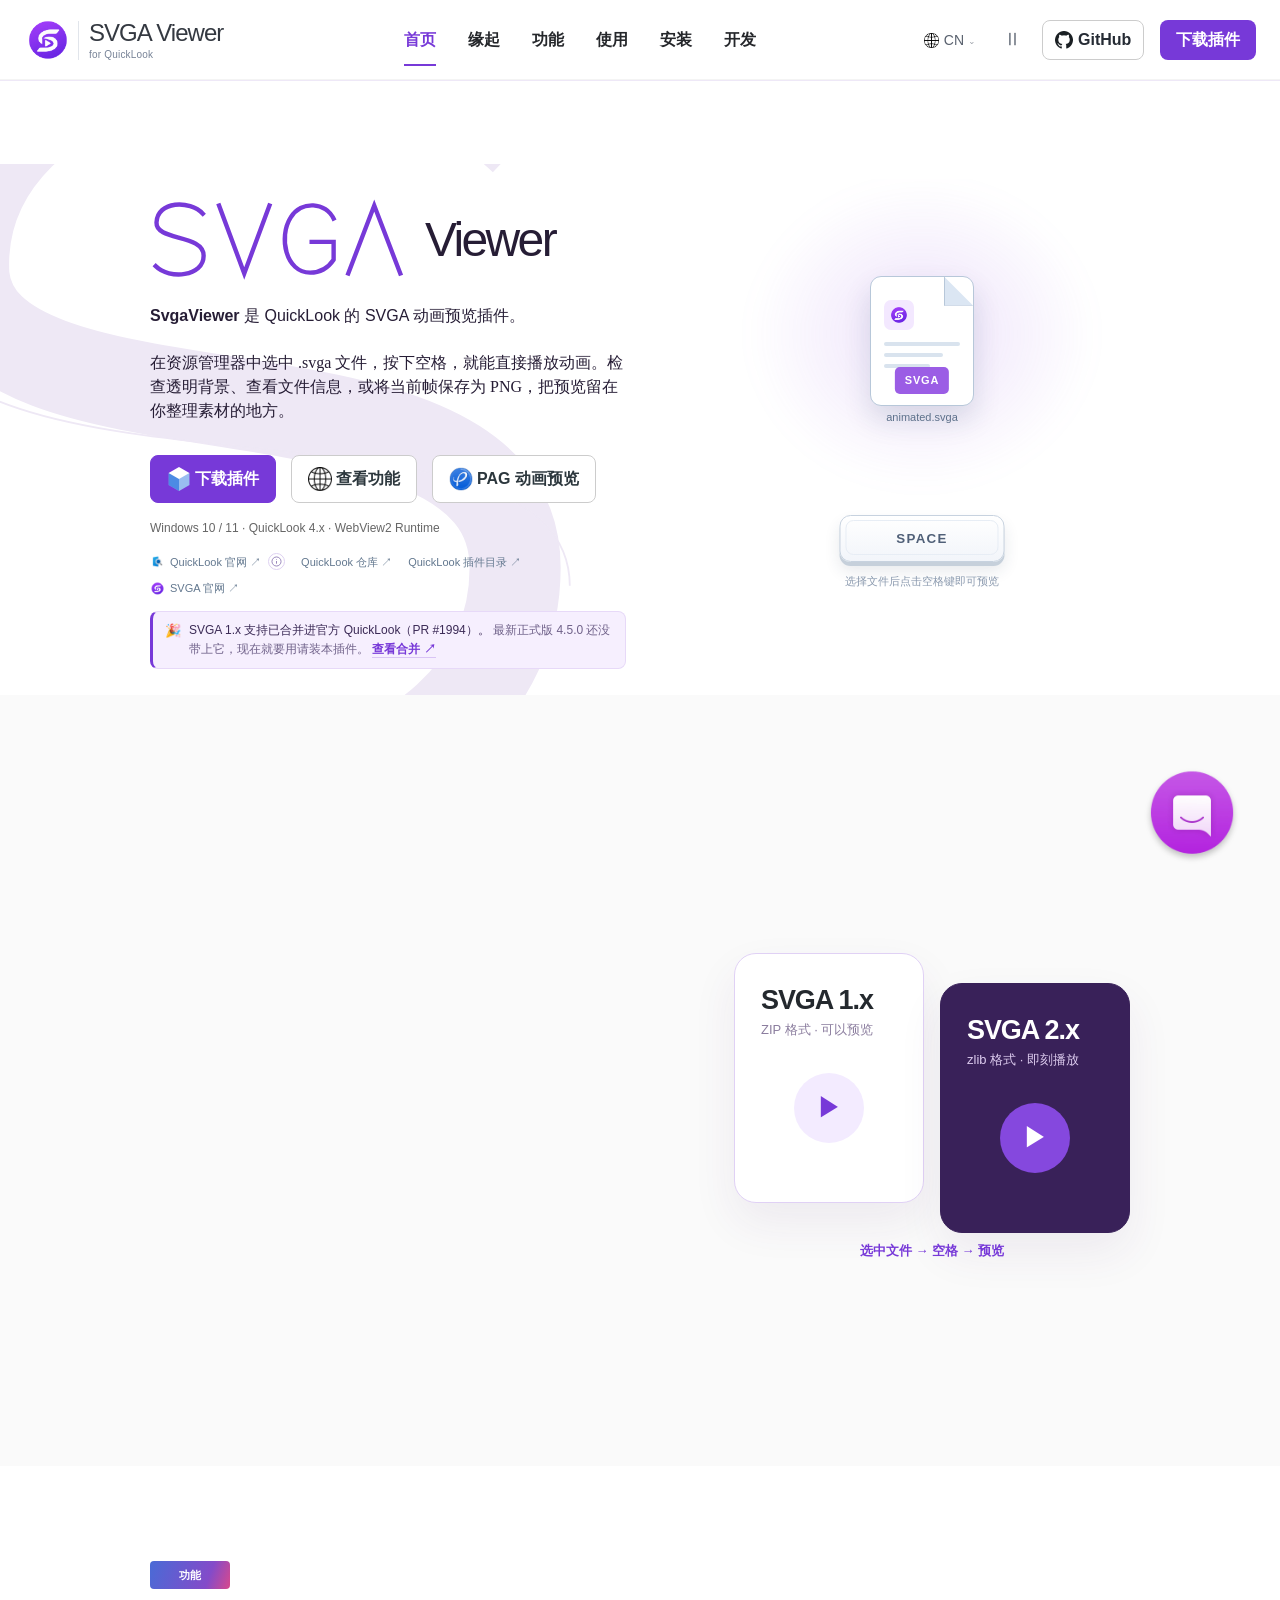
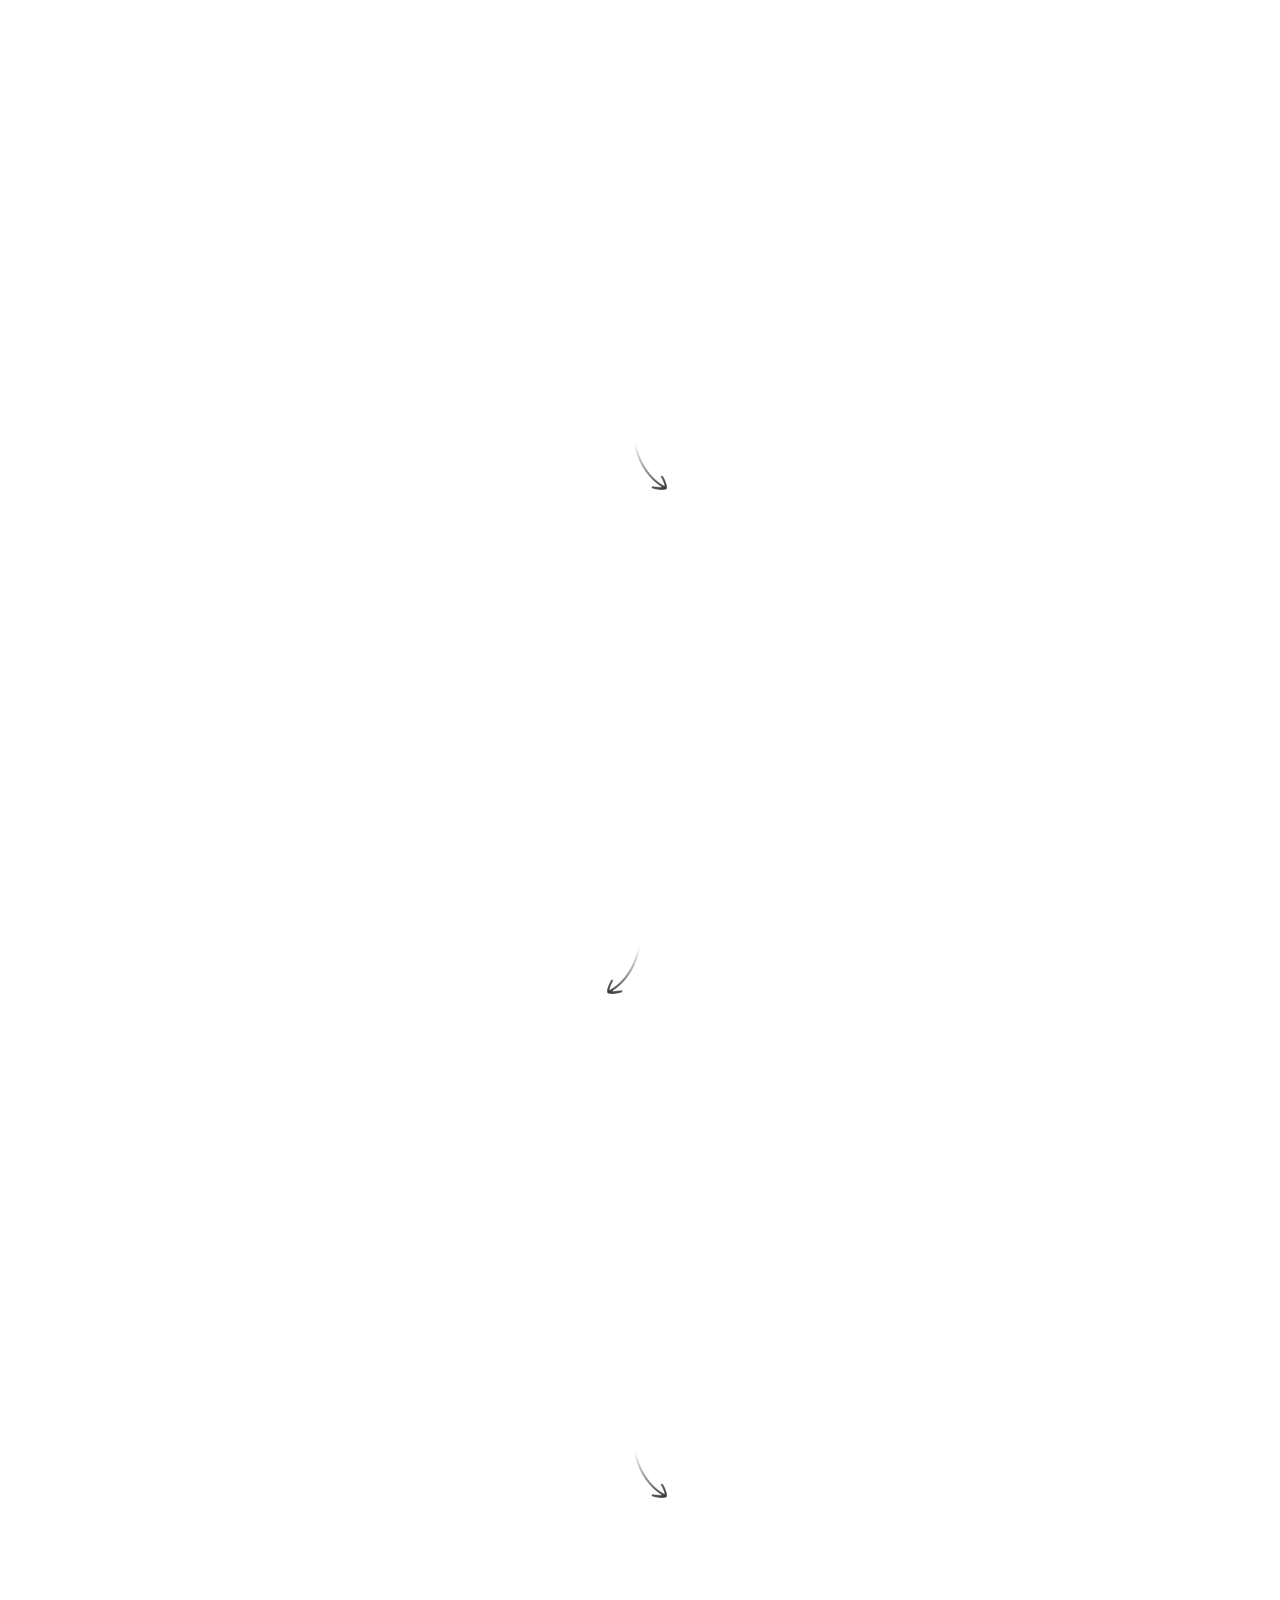
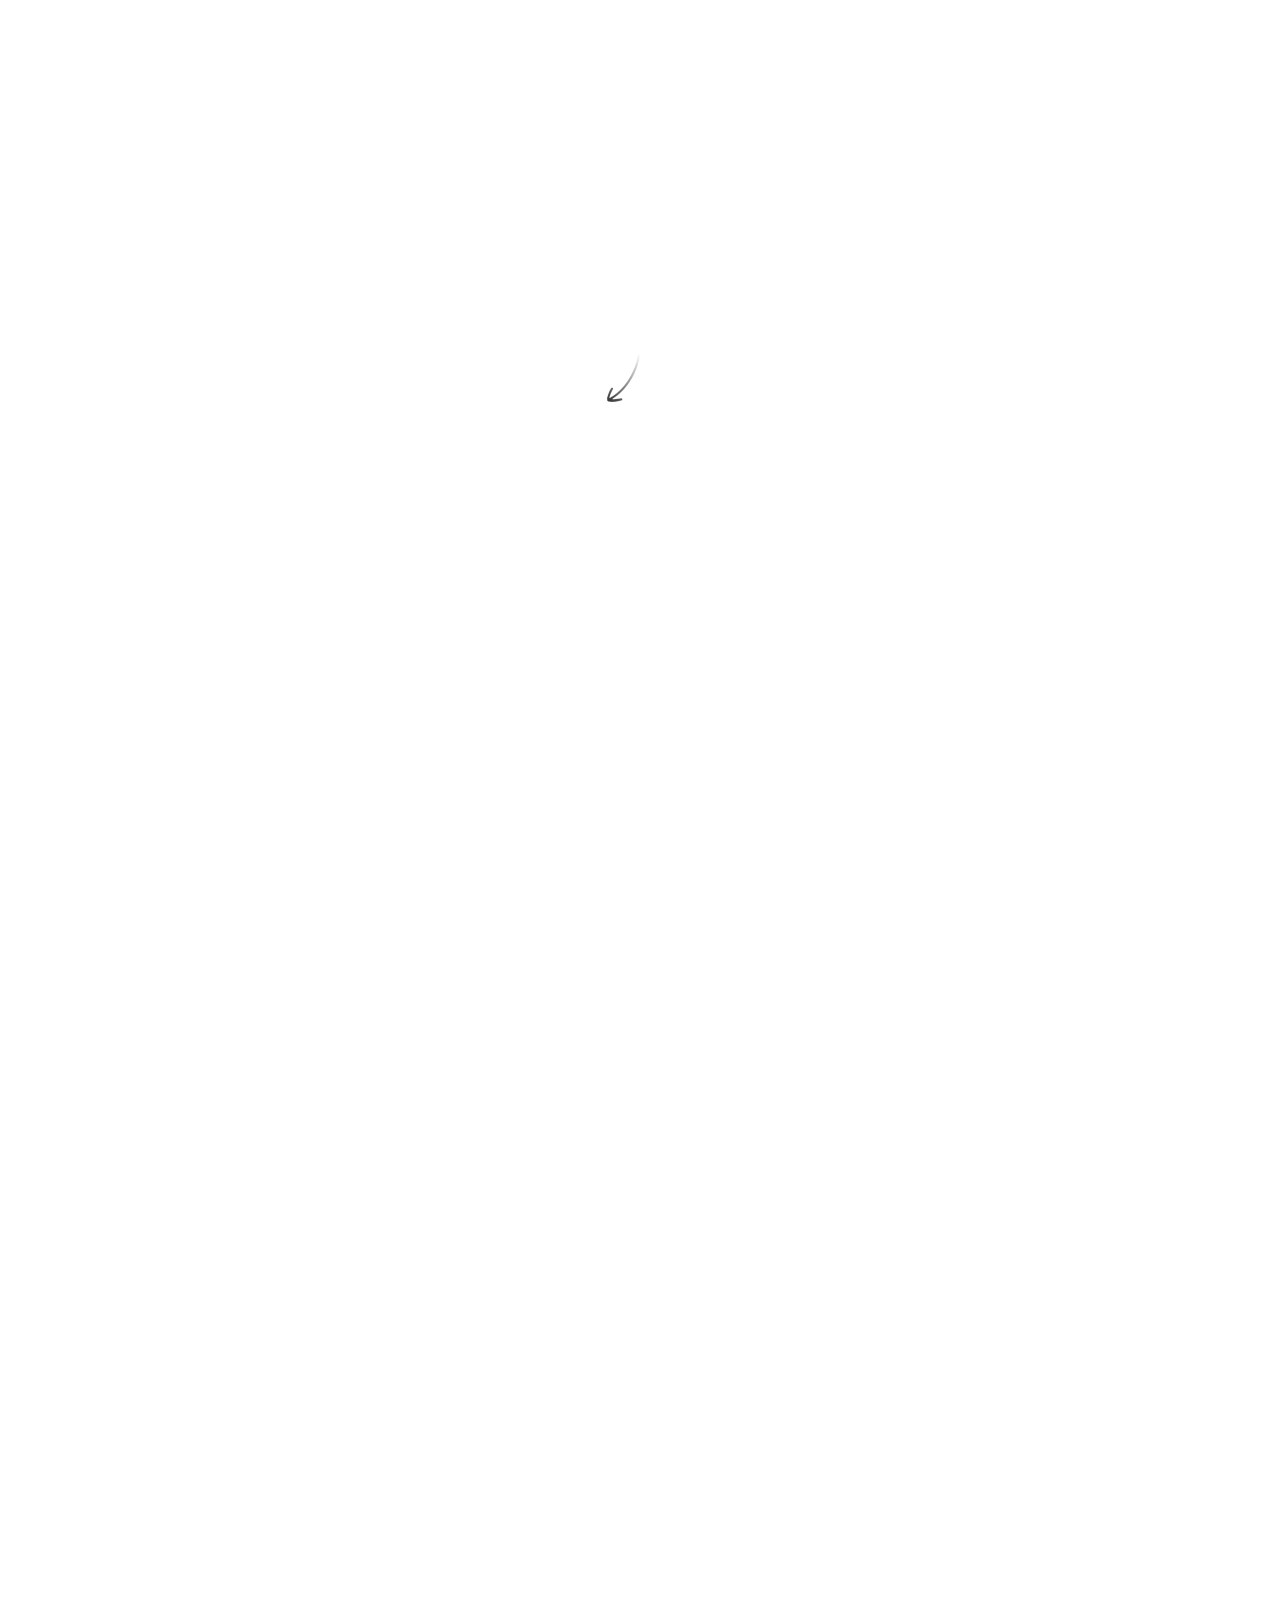
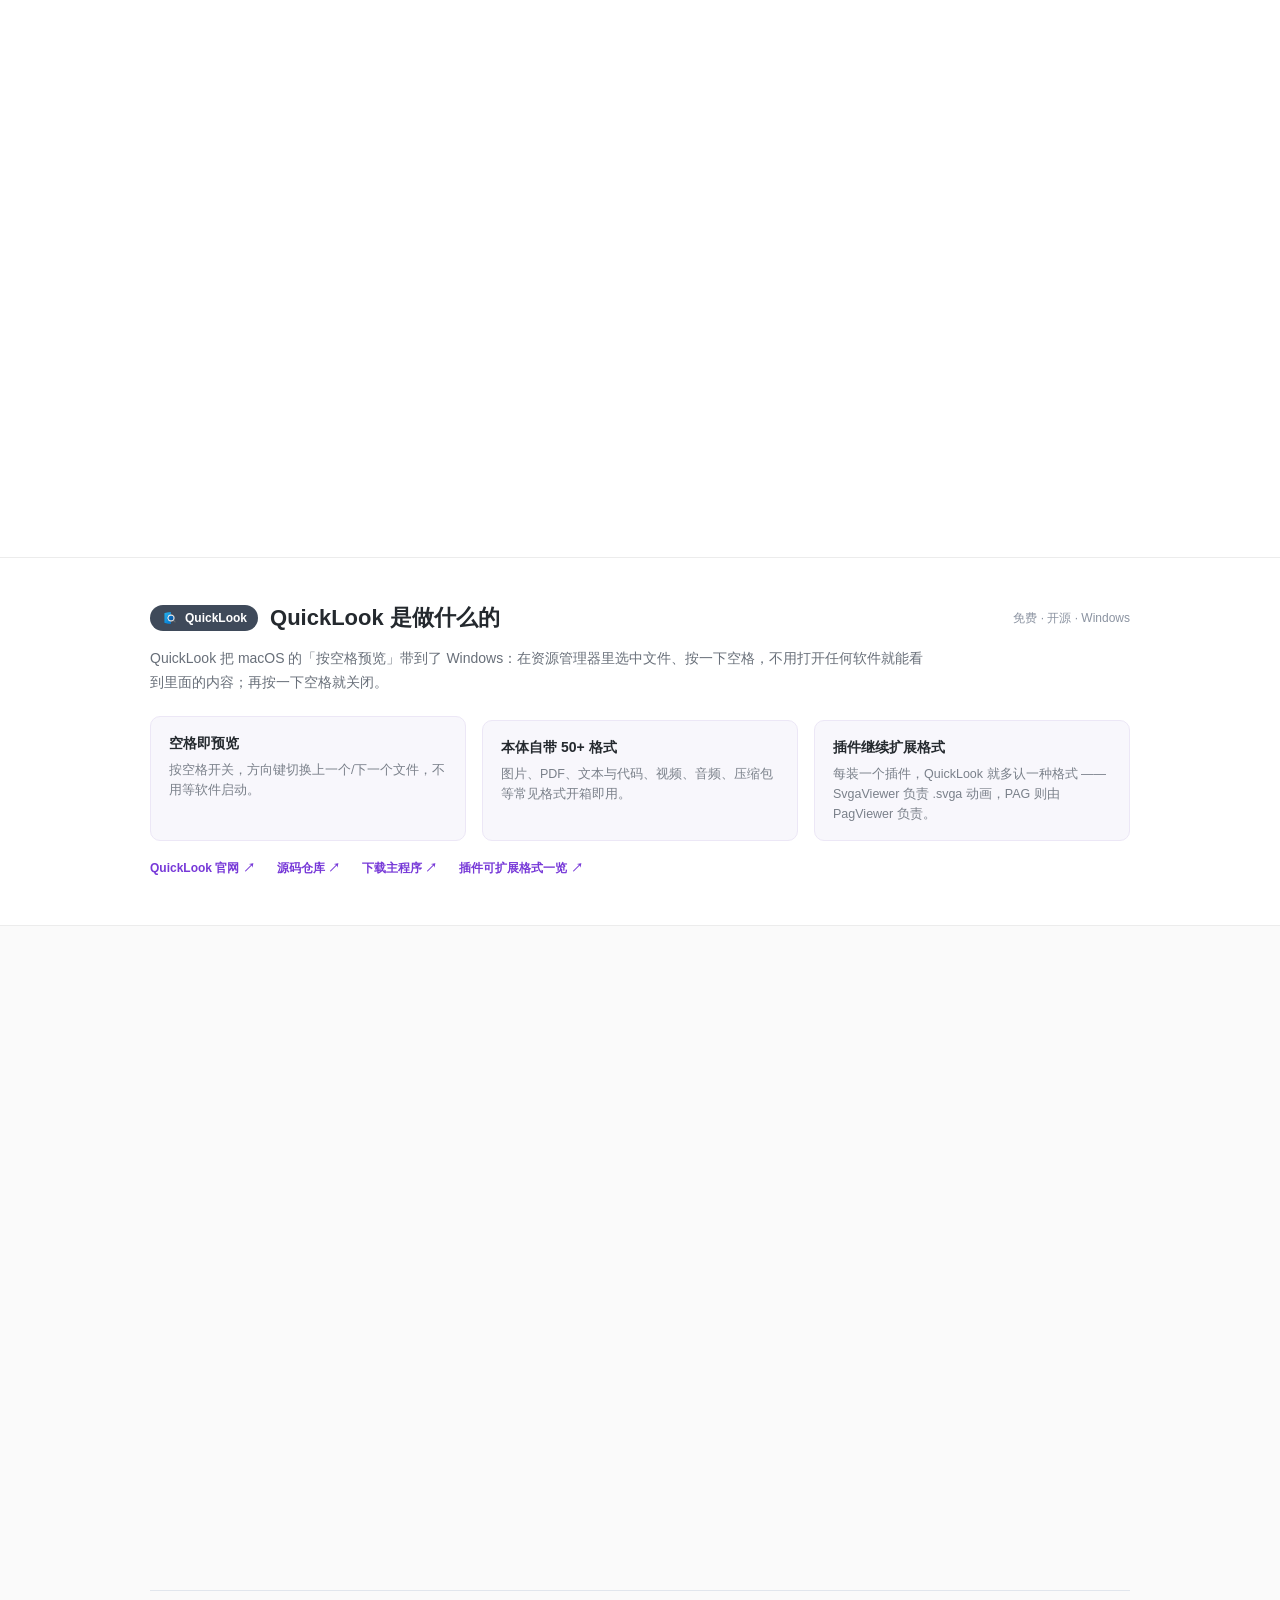
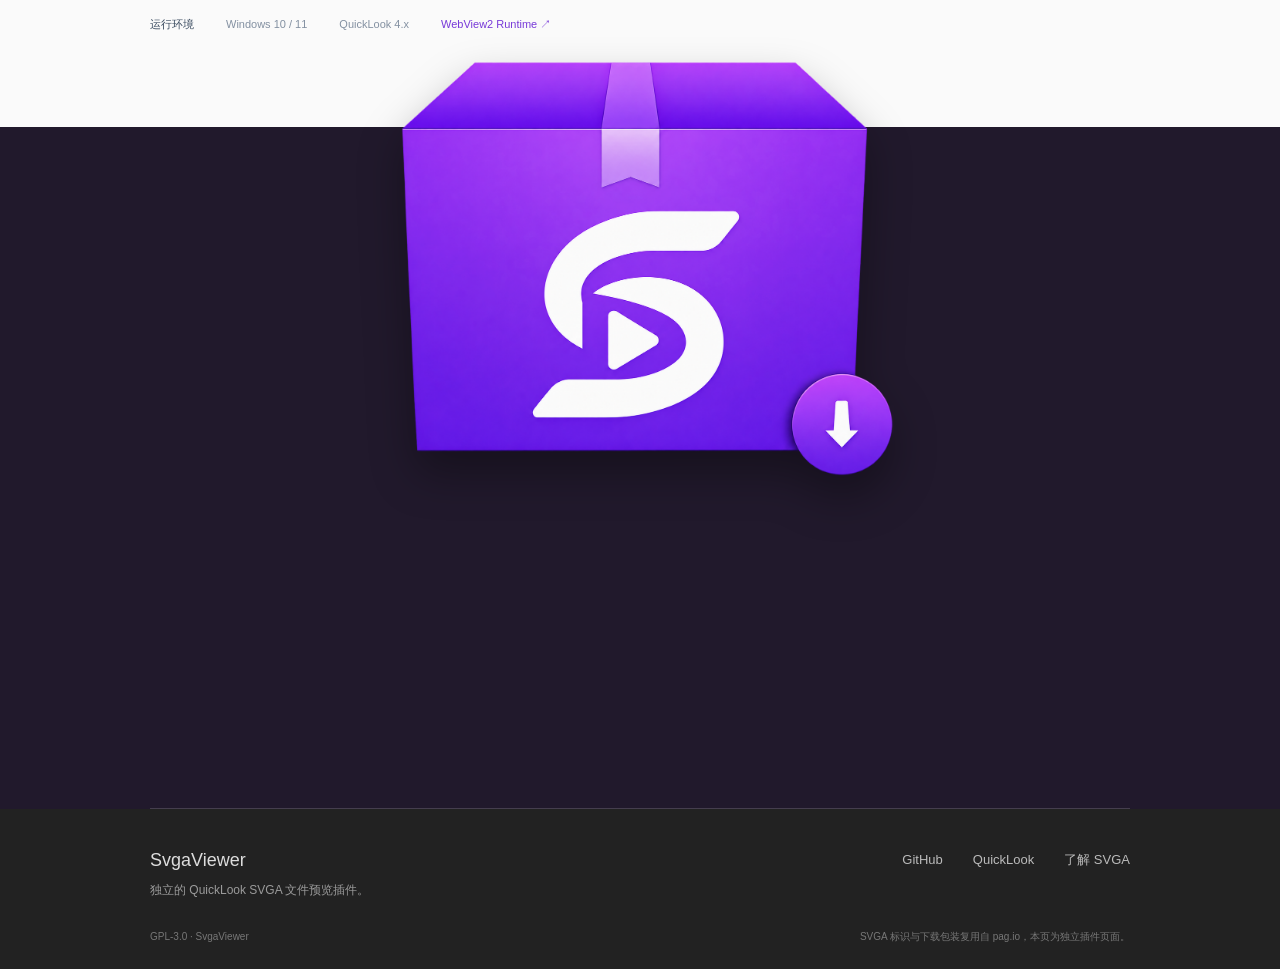
<file: docs/index.html>
<!doctype html>
<html lang="zh-CN">
<head>
<meta charset="utf-8"><meta name="viewport" content="width=device-width,initial-scale=1">
<link rel="icon" href="./assets/svga-logo.png"><meta name="description" content="SvgaViewer 为 Windows QuickLook 增加 SVGA 动画预览。选中文件按空格，播放、检查透明背景、查看信息并导出 PNG。">
<title>SvgaViewer · 在 QuickLook 中预览 SVGA 动画</title>
<link rel="stylesheet" href="./assets/reference/pag.io/css/main.css">
<link rel="stylesheet" href="./assets/reference/pag.io/css/pc.css">
<link rel="stylesheet" href="./page.css?v=20261024-6"><link rel="stylesheet" href="./svga.css?v=20">
<link rel="stylesheet" href="./hero-brand.css?v=20261101">
</head>
<body>
<a class="skip-link" href="#content">跳到主要内容</a>
<div class="fixedHeaderContainer">
  <header class="site-header">
    <a class="site-brand" href="#top" aria-label="SvgaViewer 首页"><img src="./assets/svga-logo.png" width="133" height="48" alt="SVGA"><span>SVGA Viewer<small>for QuickLook</small></span></a>
    <nav class="desktop-nav" aria-label="主导航"><a class="active" href="#top" data-en="Home">首页</a><a href="#why" data-en="Why">缘起</a><a href="#features" data-en="Features">功能</a><a href="#docs" data-en="Use">使用</a><a href="#install" data-en="Install">安装</a><a href="./develop.html" data-en="Develop">开发</a></nav>
    <div class="header-actions"><button id="language" aria-label="Switch to English" type="button">CN</button><button id="motion" aria-pressed="false" type="button" aria-label="暂停页面动效">Ⅱ</button><a class="github-link" href="https://github.com/yancongya/QuickLook.Plugin.SvgaViewer" target="_blank" rel="noopener">GitHub</a><a class="header-cta" href="#download" data-en="Download plugin">下载插件</a><button id="menu" aria-label="展开导航" aria-expanded="false" type="button"><span></span><span></span></button></div>
  </header>
</div>
<div class="navPusher" id="content"><main>
  <section class="intro-box" id="top">
    <div class="wrap">
      <div class="main-content">
        <h1 class="hero-brand svga-hero-brand"><img src="./assets/svga-hero-wordmark.svg" width="320" height="100" alt="SVGA"><span>Viewer</span></h1>
        <p class="paragraph nowrapParagraph"><strong>SvgaViewer</strong><span data-en=" brings SVGA animation preview to QuickLook."> 是 QuickLook 的 SVGA 动画预览插件。</span></p>
        <p class="paragraph" data-en="Select a .svga file in File Explorer and press Space. Play the animation, inspect transparency and file details, or save a frame as PNG — right where you organize your assets.">在资源管理器中选中 .svga 文件，按下空格，就能直接播放动画。检查透明背景、查看文件信息，或将当前帧保存为 PNG，把预览留在你整理素材的地方。</p>
        <div class="btn-bar"><a class="btn blue" href="#download"><img src="./assets/reference/pag.qq.com/img/new_official_website/download.png" width="24" height="24" alt=""><span data-en="Download plugin">下载插件</span></a><a class="btn" href="#features"><img src="./assets/reference/pag.qq.com/img/new_official_website/browser.png" width="24" height="24" alt=""><span data-en="Explore features">查看功能</span></a><a class="btn" href="https://yancongya.github.io/QuickLook.Plugin.PagViewer/" target="_blank" rel="noopener"><img src="./assets/reference/pag.io/img/favicon.png" width="24" height="24" alt=""><span data-en="PAG animation preview">PAG 动画预览</span></a></div>
        <span class="tip">Windows 10 / 11 · QuickLook 4.x · WebView2 Runtime</span>
        <div class="hero-quicklinks"><a href="https://quicklookapp.vercel.app/" target="_blank" rel="noopener"><img src="./assets/quicklook-icon.png" alt=""><span data-en="QuickLook website ↗">QuickLook 官网 ↗</span></a><span class="ql-info" tabindex="0" aria-label="QuickLook 是什么"><svg viewBox="0 0 16 16" aria-hidden="true"><circle cx="8" cy="8" r="6.6"/><path d="M8 7.3v3.9M8 4.7v.9"/></svg><span class="ql-info-tip" role="tooltip"><b data-en="Select a file, press Space, see it.">选中文件、按空格，直接看内容。</b><span data-en="QuickLook is a free open-source Windows tool that previews 50+ common formats without opening an app; plugins teach it more formats such as SVGA.">QuickLook 是免费的开源 Windows 工具，不打开软件就能预览 50+ 常见格式；插件让它继续扩展，比如 SVGA。</span><a href="#quicklook" data-en="What QuickLook does →">QuickLook 是做什么的 →</a></span></span><a href="https://github.com/QL-Win/QuickLook" target="_blank" rel="noopener" data-en="QuickLook repository ↗">QuickLook 仓库 ↗</a><a href="https://github.com/QL-Win/QuickLook/wiki/Available-Plugins" target="_blank" rel="noopener" data-en="QuickLook plugins ↗">QuickLook 插件目录 ↗</a><a href="https://svga.io/" target="_blank" rel="noopener"><img src="./assets/svga-logo.png" alt=""><span data-en="SVGA website ↗">SVGA 官网 ↗</span></a></div>
        <div class="merge-notice" role="status"><span class="merge-star" aria-hidden="true">🎉</span><p class="merge-copy"><span data-en="SVGA 1.x support has been merged into official QuickLook (PR #1994).">SVGA 1.x 支持已合并进官方 QuickLook（PR #1994）。</span> <span class="merge-dim" data-en="Release 4.5.0 does not include it yet — install this plugin to get it today.">最新正式版 4.5.0 还没带上它，现在就要用请装本插件。</span> <a class="merge-link" href="https://github.com/QL-Win/QuickLook/pull/1994" target="_blank" rel="noopener" data-en="View the merge ↗">查看合并 ↗</a></p></div>
      </div>
      <iframe class="original-hero" src="./hero-latest.html?v=20261026-3" title="SvgaViewer 文件预览交互示意"></iframe>
    </div>
  </section>


<section class="pain svga-why" id="why"><div class="wrap"><div class="why-layout"><div class="why-copy"><span class="kicker"><i aria-hidden="true"></i><span data-en="Why SvgaViewer">为什么做 SvgaViewer</span></span><h2 data-en="SVGA 1.x deserves a preview too.">SVGA 1.x，<br>也该一按就能看。</h2><p class="lead" data-en="QuickLook's built-in lightweight player used to ignore the older 1.x ZIP format: you pressed Space to check a motion and got a blank frame. That fix has since been merged upstream (2026-09), but it has not shipped in a release yet.">QuickLook 内置的轻量播放器曾无法处理旧版 1.x ZIP 格式：按下空格想核对动效，却可能只看到空白画面。这个修复我们已在 2026-09 合并进官方仓库，但还没有随正式版发布。</p><div class="pain-list"><div><b>01</b><span data-en="1.x files may show a blank preview">1.x 文件可能预览空白</span></div><div><b>02</b><span data-en="Opening another app breaks the file browsing flow">为核对动效反复切换软件</span></div><div><b>03</b><span data-en="Versions and playback details are hard to inspect quickly">版本和播放细节不便快速检查</span></div></div><p class="pain-turn" data-en="SvgaViewer adds 1.x and 2.x playback to the QuickLook workflow you already use: select a file, press Space, and inspect it in place.">SvgaViewer 把 1.x 与 2.x 动画带回熟悉的 QuickLook 流程：选中文件，按空格，原地检查。</p></div><div class="svga-why-art"><div class="version-card"><span class="version-label">SVGA 1.x</span><span class="version-state" data-en="ZIP format · now previewable">ZIP 格式 · 可以预览</span><strong class="version-symbol">▶</strong></div><div class="version-card"><span class="version-label">SVGA 2.x</span><span class="version-state" data-en="zlib format · ready to play">zlib 格式 · 即刻播放</span><strong class="version-symbol">▶</strong></div><span class="version-space" data-en="Select file → Space → Preview">选中文件 → 空格 → 预览</span></div></div></div></section>
<section class="main" id="features" aria-label="功能">
    <div class="chapter" id="preview">
      <span class="feature-label" data-en="FEATURE">功能</span>
      <div class="wrap">
        <div class="detail"><img class="num" src="./assets/reference/pag.qq.com/img/new_official_website/number_1.png" alt="01"><h2 class="title" data-en="Press Space. Preview instantly.">空格一按，即刻预览</h2><p class="text" data-en="No separate player to launch. Select a SVGA file in File Explorer and press Space. SvgaViewer joins QuickLook's preview flow and plays your animation on a loop.">不用先打开专门的播放器。在资源管理器中选中 SVGA 文件，按下空格，SvgaViewer 就会接入 QuickLook 预览流程，自动循环播放动画。</p><div class="btn-bar"><a class="btn" href="#install"><img src="./assets/reference/pag.qq.com/img/new_official_website/more-b.png" alt=""><span data-en="How to install">了解如何安装</span></a></div></div>
        <figure class="scene"><object type="image/svg+xml" data="./assets/illustrations/01-space-preview.svg?v=12" aria-label="选中文件后按空格，打开动画预览示意">选中文件并在 QuickLook 中打开预览的界面示意。</object><figcaption><span data-en="Feature demonstration · UI illustration">功能演示 · 界面示意</span><span class="scene-actions"><button type="button" data-action="pause" aria-label="暂停空格预览演示">Ⅱ</button><button type="button" data-action="replay" aria-label="重播空格预览演示">↻</button></span></figcaption></figure>
      </div><img class="arrow" src="./assets/reference/pag.qq.com/img/new_official_website/arrow.png" alt="">
    </div>

    <div class="chapter">
      <div class="wrap reverse">
        <div class="detail reverse"><img class="num" src="./assets/reference/pag.qq.com/img/new_official_website/number_2.png" alt="02"><h2 class="title" data-en="Playback, at your own pace.">播放细节，随时掌控</h2><p class="text" data-en="Play, pause, or drag the timeline to the moment you want to check. Adjust audio with the volume control, then return to uninterrupted playback as the controls fade away.">播放、暂停，或拖动时间轴定位到想看的瞬间。通过音量按钮、滑块和滚轮调整声音；停止操作后，控制栏会自动隐藏，让画面回到主角。</p><div class="btn-bar reverse"><a class="btn" href="https://github.com/yancongya/QuickLook.Plugin.SvgaViewer#快捷键" target="_blank" rel="noopener"><img src="./assets/reference/pag.qq.com/img/new_official_website/more-b.png" alt=""><span data-en="View controls">查看操作说明</span></a></div></div>
        <figure class="scene"><object type="image/svg+xml" data="./assets/illustrations/02-timeline.svg?v=12" aria-label="拖动时间轴检查动画画面示意"></object><figcaption><span data-en="Feature demonstration · UI illustration">功能演示 · 界面示意</span><span class="scene-actions"><button type="button" data-action="pause" aria-label="暂停时间轴演示">Ⅱ</button><button type="button" data-action="replay" aria-label="重播时间轴演示">↻</button></span></figcaption></figure>
      </div><img class="arrow reverse" src="./assets/reference/pag.qq.com/img/new_official_website/arrow.png" alt="">
    </div>

    <div class="chapter">
      <div class="wrap">
        <div class="detail"><img class="num" src="./assets/reference/pag.qq.com/img/new_official_website/number_3.png" alt="03"><h2 class="title" data-en="Reveal transparent detail.">透明背景，清晰可见</h2><p class="text" data-en="Switch between checkerboard, light, dark, and custom backgrounds. Zoom with Ctrl + wheel, pan the canvas, and inspect edges and small details in context.">在棋盘格、白色、黑色与自定义背景之间切换，检查透明区域和边缘。需要听声音时，音量按钮、滑块和滚轮也能直接调整。</p><div class="btn-bar"><a class="btn" href="https://github.com/yancongya/QuickLook.Plugin.SvgaViewer#快捷键" target="_blank" rel="noopener"><img src="./assets/reference/pag.qq.com/img/new_official_website/more-b.png" alt=""><span data-en="View shortcuts">查看快捷操作</span></a></div></div>
        <figure class="scene"><object type="image/svg+xml" data="./assets/illustrations/03-transparency.svg?v=12" aria-label="透明背景切换和缩放示意"></object><figcaption><span data-en="Feature demonstration · UI illustration">功能演示 · 界面示意</span><span class="scene-actions"><button type="button" data-action="pause" aria-label="暂停透明背景演示">Ⅱ</button><button type="button" data-action="replay" aria-label="重播透明背景演示">↻</button></span></figcaption></figure>
      </div><img class="arrow" src="./assets/reference/pag.qq.com/img/new_official_website/arrow.png" alt="">
    </div>

    <div class="chapter">
      <div class="wrap reverse">
        <div class="detail reverse"><img class="num" src="./assets/reference/pag.qq.com/img/new_official_website/number_4.png" alt="04"><h2 class="title" data-en="Read the file at a glance.">文件信息，一眼读懂</h2><p class="text" data-en="Hover over the info button to see dimensions, duration, frame rate, and layers. The FPS display and progress-bar color help you notice rendering pressure while previewing.">悬停信息按钮即可查看尺寸、时长、帧率和精灵数等信息。悬停信息按钮查看版本、帧率和精灵数，快速确认当前素材。</p><div class="btn-bar reverse"><a class="btn" href="https://github.com/yancongya/QuickLook.Plugin.SvgaViewer#功能特性" target="_blank" rel="noopener"><img src="./assets/reference/pag.qq.com/img/new_official_website/more-b.png" alt=""><span data-en="All features">查看完整能力</span></a></div></div>
        <figure class="scene"><object type="image/svg+xml" data="./assets/illustrations/04-inspection.svg?v=12" aria-label="版本、尺寸、帧率和精灵数示意"></object><figcaption><span data-en="Feature demonstration · UI illustration">功能演示 · 界面示意</span><span class="scene-actions"><button type="button" data-action="pause" aria-label="暂停文件信息演示">Ⅱ</button><button type="button" data-action="replay" aria-label="重播文件信息演示">↻</button></span></figcaption></figure>
      </div><img class="arrow reverse" src="./assets/reference/pag.qq.com/img/new_official_website/arrow.png" alt="">
    </div>

    <div class="chapter">
      <div class="wrap">
        <div class="detail"><img class="num" src="./assets/reference/pag.qq.com/img/new_official_website/number_5.png" alt="05"><h2 class="title" data-en="Keep the frame you need.">需要的画面，保存下来</h2><p class="text" data-en="Pause at the right moment and save the current frame as PNG beside the SVGA file. You can also copy the original file to the clipboard and continue organizing your assets.">定位到需要的画面，将当前帧保存为 PNG，直接留在 SVGA 文件旁边。也可以复制原文件到剪贴板，继续整理、传递或处理素材。</p><div class="btn-bar"><a class="btn" href="#download"><img src="./assets/reference/pag.qq.com/img/new_official_website/more-b.png" alt=""><span data-en="Get SvgaViewer">获取 SvgaViewer</span></a></div></div>
        <figure class="scene"><object type="image/svg+xml" data="./assets/illustrations/05-export.svg?v=12" aria-label="将动画当前帧保存为 PNG 示意"></object><figcaption><span data-en="Feature demonstration · UI illustration">功能演示 · 界面示意</span><span class="scene-actions"><button type="button" data-action="pause" aria-label="暂停导出演示">Ⅱ</button><button type="button" data-action="replay" aria-label="重播导出演示">↻</button></span></figcaption></figure>
      </div>
    </div>
  </section>


<section class="product-demo" id="demo"><div class="story-wrap"><div class="demo-copy"><span class="section-eyebrow" data-en="IN ACTION">实际操作演示</span><h2 data-en="See SvgaViewer in Action">看 SvgaViewer 如何工作</h2><p data-en="Select a .svga file in File Explorer and press Space. Play, inspect, and export in the same preview window.">在资源管理器里选中 .svga 文件，按空格唤起预览。播放、检查与导出，都在同一个预览窗口。</p><span class="demo-note">Windows · QuickLook + SvgaViewer</span><button class="demo-play" type="button"><span aria-hidden="true">▷</span><span data-en="Play demonstration">播放演示</span></button></div><div class="demo-media"><video src="./assets/showcase.mp4" controls muted loop playsinline preload="metadata" aria-label="SvgaViewer 实际操作演示"></video><span class="demo-caption" data-en="Original project recording · 30 seconds">SvgaViewer 演示视频</span></div></div></section>
<section class="documentation" id="docs"><div class="story-wrap"><div class="docs-copy"><span class="section-eyebrow" data-en="DOCUMENTATION">使用文档</span><h2 data-en="From installation to everyday use.">从安装到使用，<br>随时查阅。</h2><p data-en="Find installation steps, preview shortcuts, and development notes without leaving the page.">安装方式、预览快捷操作与开发说明，按需要随时查找。</p><a class="docs-source" href="https://github.com/yancongya/QuickLook.Plugin.SvgaViewer#readme" target="_blank" rel="noopener" data-en="Read the full documentation ↗">查看完整文档 ↗</a>
<svg class="story-motion docs-illustration" viewBox="0 0 354 170" role="img" aria-labelledby="docs-illustration-title" data-paused="true"><title id="docs-illustration-title" data-en="Find installation, controls, and development guidance in the documentation">在文档中查找安装、快捷操作与开发说明</title><rect x="10" y="14" width="332" height="143" rx="12" fill="#f7faff" stroke="#d7e3f2"/><rect x="28" y="31" width="298" height="109" rx="7" fill="#fff" stroke="#dce5f1"/><path d="M28 55h298" stroke="#e6edf7"/><circle cx="41" cy="43" r="3" fill="#7739d8"/><circle cx="52" cy="43" r="3" fill="#b8cce8"/><path d="M42 72h67M42 85h53M42 98h60M42 111h48" stroke="#c9d9ed" stroke-width="5" stroke-linecap="round"/><rect class="docs-spotlight" x="35" y="62" width="83" height="20" rx="4" fill="#7739d8" fill-opacity=".1" stroke="#7739d8"/><g class="docs-page"><rect x="139" y="70" width="161" height="8" rx="4" fill="#7739d8" fill-opacity=".75"/><rect x="139" y="88" width="151" height="5" rx="3" fill="#cbd9eb"/><rect x="139" y="101" width="136" height="5" rx="3" fill="#dfe7f2"/><rect x="139" y="114" width="109" height="5" rx="3" fill="#dfe7f2"/></g><path class="docs-pointer" d="m109 116 3 21 5-6 7 10 5-3-7-10 8-1z" fill="#fff" stroke="#7739d8" stroke-width="1.5"/></svg><small class="illustration-caption" data-en="Choose a topic → find the answer">选择主题 → 查到答案</small></div>
<div class="docs-panel"><div class="docs-tabs" role="tablist" aria-label="文档分类"><button id="doc-tab-install" role="tab" type="button" aria-controls="doc-install" aria-selected="true" tabindex="0" data-en="Installation">安装使用</button><button id="doc-tab-controls" role="tab" type="button" aria-controls="doc-controls" aria-selected="false" tabindex="-1" data-en="Controls">快捷操作</button><button id="doc-tab-source" role="tab" type="button" aria-controls="doc-source" aria-selected="false" tabindex="-1" data-en="Development">开发说明</button></div>
<div id="doc-install" class="docs-body" role="tabpanel" aria-labelledby="doc-tab-install"><h3 data-en="Install the app, then the plugin.">先装本体，再装插件</h3><p data-en="SvgaViewer extends QuickLook on Windows. Install and run QuickLook before opening the plugin package.">SvgaViewer 为 Windows QuickLook 增加 SVGA 支持。请先安装、启动 QuickLook，再打开插件安装包。</p><ol><li data-en="Install QuickLook 4.x and keep it running.">安装 QuickLook 4.x，并保持运行。</li><li data-en="Download the .qlplugin package from SvgaViewer Releases.">从 SvgaViewer Releases 下载 .qlplugin。</li><li data-en="Select the package, press Space, and click Install.">选中安装包，按空格，点击安装。</li><li data-en="Restart QuickLook, select a .svga file, and press Space.">重启 QuickLook，选中 .svga 文件后按空格。</li></ol><a href="#install" data-en="View download links and requirements →">查看下载入口与运行环境 →</a></div>
<div id="doc-controls" class="docs-body" role="tabpanel" aria-labelledby="doc-tab-controls" hidden><h3 data-en="Inspect the animation at your own pace.">检查动画，操作恰好够用</h3><dl><div><dt>Space</dt><dd data-en="Open or close QuickLook preview">打开或关闭 QuickLook 预览</dd></div><div><dt>Ctrl + <span data-en="wheel">滚轮</span></dt><dd data-en="Zoom the canvas">缩放画布</dd></div><div><dt data-en="Hold & drag">长按拖动</dt><dd data-en="Pan the canvas">平移画布，检查局部细节</dd></div><div><dt data-en="Double-click">背景按钮</dt><dd data-en="Switch preview background">切换预览背景</dd></div></dl><p data-en="Use the player controls to seek, inspect file information, switch backgrounds, and export a PNG frame.">通过播放器工具栏定位画面、查看文件信息、切换背景，或将当前帧保存为 PNG。</p></div>
<div id="doc-source" class="docs-body" role="tabpanel" aria-labelledby="doc-tab-source" hidden><h3 data-en="Understand the plugin before extending it.">从源码理解，再继续扩展</h3><p data-en="The .NET / WPF host embeds the WebView2 player. Resources/Web contains the player UI, SVGAPlayer-Web, and JSZip resources.">.NET / WPF 宿主嵌入 WebView2 播放器。Resources/Web 存放播放器界面、SVGAPlayer-Web 与 JSZip 资源。</p><pre><code>Plugin.cs
SvgaViewerPanel.xaml.cs
Resources/Web/
Samples/ · Scripts/</code></pre><a href="./develop.html" data-en="View build and packaging instructions →">查看构建与打包说明 →</a></div></div></div></section>  <section class="ql-what" id="quicklook"><div class="wrap">
  <div class="ql-what-head"><span class="ql-what-badge"><img src="./assets/quicklook-icon.png" width="18" height="18" alt="">QuickLook</span><h2 data-en="What QuickLook does">QuickLook 是做什么的</h2><span class="ql-what-tag" data-en="Free · open source · Windows">免费 · 开源 · Windows</span></div>
  <p class="ql-what-lead" data-en="QuickLook brings the macOS press-Space preview to Windows: select a file in File Explorer, tap Space, and read what is inside without launching any app. Tap Space again to close it.">QuickLook 把 macOS 的「按空格预览」带到了 Windows：在资源管理器里选中文件、按一下空格，不用打开任何软件就能看到里面的内容；再按一下空格就关闭。</p>
  <ul class="ql-what-cells">
    <li><b data-en="Space to preview">空格即预览</b><span data-en="Open and close with Space, arrow keys jump to the next file, no waiting for an app to start.">按空格开关，方向键切换上一个/下一个文件，不用等软件启动。</span></li>
    <li><b data-en="50+ formats built in">本体自带 50+ 格式</b><span data-en="Images, PDF, text and code, video, audio and archives work out of the box.">图片、PDF、文本与代码、视频、音频、压缩包等常见格式开箱即用。</span></li>
    <li><b data-en="Plugins add formats">插件继续扩展格式</b><span data-en="Each plugin teaches QuickLook one more format — SvgaViewer adds .svga animation, just as PagViewer adds .pag.">每装一个插件，QuickLook 就多认一种格式 —— SvgaViewer 负责 .svga 动画，PAG 则由 PagViewer 负责。</span></li>
  </ul>
  <div class="ql-what-links"><a href="https://quicklookapp.vercel.app/" target="_blank" rel="noopener" data-en="QuickLook website ↗">QuickLook 官网 ↗</a><a href="https://github.com/QL-Win/QuickLook" target="_blank" rel="noopener" data-en="Source repository ↗">源码仓库 ↗</a><a href="https://github.com/QL-Win/QuickLook/releases" target="_blank" rel="noopener" data-en="Download the app ↗">下载主程序 ↗</a><a href="https://github.com/QL-Win/QuickLook/wiki/Available-Plugins" target="_blank" rel="noopener" data-en="All plugin formats ↗">插件可扩展格式一览 ↗</a></div>
</div></section>
<section class="installation" id="install"><div class="wrap"><div class="install-copy">
    <span class="section-eyebrow" data-en="INSTALLATION">安装与开始使用</span><h2 data-en="Install QuickLook first. Then add SvgaViewer.">先装 QuickLook 本体，<br>再装 SvgaViewer 插件。</h2><p class="install-lead" data-en="SvgaViewer is a plugin, not a standalone application. Start by installing and running QuickLook on Windows.">SvgaViewer 是插件，需要 QuickLook 本体提供空格预览窗口。第一次使用，请先安装并运行 QuickLook。</p>
    <svg class="story-motion install-illustration" viewBox="0 0 354 172" role="img" aria-labelledby="install-illustration-title" data-paused="true"><title id="install-illustration-title" data-en="Install QuickLook first, then add the SvgaViewer plugin">先安装 QuickLook，再安装 SvgaViewer 插件</title><defs><linearGradient id="install-blue" x2="1" y2="1"><stop stop-color="#8cbbfa"/><stop offset="1" stop-color="#7739d8"/></linearGradient></defs><rect x="8" y="16" width="160" height="118" rx="10" fill="#fff" stroke="#cfdded"/><path d="M8 37h160" stroke="#e3ebf5"/><circle cx="21" cy="27" r="3" fill="#7739d8"/><text x="27" y="29" font-size="9" fill="#637d9d">QuickLook</text><rect x="28" y="55" width="120" height="60" rx="5" fill="#f2f7ff"/><circle cx="88" cy="84" r="22" fill="url(#install-blue)"/><path d="m78 84 8 8 15-18" fill="none" stroke="#fff" stroke-width="4" stroke-linecap="round" stroke-linejoin="round"/><path class="install-flow" d="M178 84h35m-8-7 9 7-9 7" fill="none" stroke="#7739d8" stroke-width="2"/><g class="install-plugin"><rect x="226" y="30" width="96" height="113" rx="10" fill="#fff" stroke="#a8c5ea"/><path d="M292 30v25h30" fill="#eaf2ff" stroke="#a8c5ea"/><image href="./assets/svga-logo.png" x="256" y="64" width="36" height="36"/><rect x="248" y="113" width="52" height="18" rx="4" fill="#7739d8"/><text x="274" y="125" font-size="9" text-anchor="middle" fill="#fff">.qlplugin</text></g></svg><small class="illustration-caption" data-en="QuickLook app → SvgaViewer plugin">QuickLook 本体 → SvgaViewer 插件</small>
    </div><ol class="install-steps">
      <li><span class="step-number">1</span><div><h3 data-en="Install QuickLook">安装 QuickLook 本体</h3><p data-en="Download QuickLook for Windows and keep it running in the system tray.">下载 Windows 版 QuickLook，安装并启动，确认它正在系统托盘运行。</p><a href="https://github.com/QL-Win/QuickLook/releases" target="_blank" rel="noopener" data-en="Download QuickLook ↗">下载 QuickLook 本体 ↗</a></div></li>
      <li><span class="step-number">2</span><div><h3 data-en="Download SvgaViewer">下载 SvgaViewer 插件</h3><p data-en="Get the .qlplugin file from SvgaViewer Releases. The source ZIP is not the plugin installer.">从 SvgaViewer Releases 获取 .qlplugin 文件；源码 ZIP 不是插件安装包。</p><a href="https://github.com/yancongya/QuickLook.Plugin.SvgaViewer/releases/latest/download/QuickLook.Plugin.SvgaViewer.qlplugin" data-en="Download the latest .qlplugin ↓">下载最新版 .qlplugin ↓</a></div></li>
      <li><span class="step-number">3</span><div><h3 data-en="Press Space to install">选中安装包，按空格安装</h3><p data-en="With QuickLook running, select the .qlplugin file, press Space, and confirm Install in its window.">保持 QuickLook 运行，在资源管理器中选中 .qlplugin，按空格，在弹出的窗口中点击安装。</p><span class="install-key"><kbd>Space</kbd><span data-en=" → Install"> → 安装</span></span></div></li>
      <li><span class="step-number">4</span><div><h3 data-en="Restart and preview">重启 QuickLook，开始预览</h3><p data-en="Restart QuickLook after installation. Select a .svga file and press Space to preview.">安装完成后重启 QuickLook。选中任意 .svga 文件，再按空格即可预览动画。</p><a href="#preview" data-en="Explore the preview workflow ↑">回看预览方式 ↑</a></div></li>
    </ol><div class="requirements-strip"><b data-en="Before you start">运行环境</b><span>Windows 10 / 11</span><span>QuickLook 4.x</span><a href="https://developer.microsoft.com/microsoft-edge/webview2/" target="_blank" rel="noopener">WebView2 Runtime ↗</a></div>
  </div></section>
  <section class="download" id="download">
    <div class="wrap">
      <div class="package-art" aria-label="SVGA 下载包装插画"><div class="package-art-inner"></div></div>
      <h2 data-en="Download SvgaViewer for free">免费下载 SvgaViewer</h2>
      <p data-en="Bring SVGA animation preview to your everyday QuickLook workflow.">把 SVGA 动画预览，放进每天都在用的 QuickLook。</p>
      <div class="download-buttons"><a class="download-button" href="https://github.com/yancongya/QuickLook.Plugin.SvgaViewer/releases/latest/download/QuickLook.Plugin.SvgaViewer.qlplugin"><img src="./assets/svga-logo.png" alt=""><span data-en="SvgaViewer Download">SvgaViewer 下载</span></a><a class="download-button" href="https://quicklookapp.vercel.app/" target="_blank" rel="noopener"><img src="./assets/quicklook-icon.png" alt=""><span data-en="QuickLook official download ↗">QuickLook 官方下载 ↗</span></a><a class="download-button" href="./develop.html"><img src="./assets/svga-logo.png" alt=""><span data-en="Source & build →">源码与构建 →</span></a></div>
      <span class="download-note">.qlplugin · Windows 10 / 11 · QuickLook 4.x · GPL-3.0</span>
    </div>
  </section>
</main>
<footer class="page-footer"><div class="wrap"><div><strong>SvgaViewer</strong><p data-en="An independent QuickLook plugin for SVGA files.">独立的 QuickLook SVGA 文件预览插件。</p></div><div><a href="https://github.com/yancongya/QuickLook.Plugin.SvgaViewer" target="_blank" rel="noopener">GitHub</a><a href="https://github.com/QL-Win/QuickLook" target="_blank" rel="noopener">QuickLook</a><a href="https://svga.io/" target="_blank" rel="noopener" data-en="About SVGA">了解 SVGA</a></div></div><div class="wrap footer-fine"><span>GPL-3.0 · SvgaViewer</span><span data-en="SVGA branding and the download package artwork are reused from pag.io. This is an independent plugin.">SVGA 标识与下载包装复用自 pag.io，本页为独立插件页面。</span></div></footer>
</div>
<div class="help"><button id="help-toggle" type="button" aria-expanded="false" aria-controls="help-panel" aria-label="常见问题"><img src="./assets/reference/pag.qq.com/img/new_official_website/cs.png" width="96" height="96" alt=""></button><aside id="help-panel" hidden><h2 data-en="A few useful answers">开始之前，你可能想知道</h2><details><summary data-en="Is QuickLook required?">需要先安装 QuickLook 吗？</summary><p data-en="Yes. SvgaViewer is a plugin for QuickLook 4.x, not a standalone player.">需要。SvgaViewer 是 QuickLook 4.x 的插件，需要配合 QuickLook 使用。</p></details><details><summary data-en="Does it work on macOS?">支持 macOS 吗？</summary><p data-en="This plugin is for Windows 10/11. It is not a macOS Quick Look extension.">此插件面向 Windows 10/11，不是 macOS 的 Quick Look 扩展。</p></details><details><summary data-en="Where is the PNG saved?">导出的 PNG 保存在哪里？</summary><p data-en="The current frame is saved beside the original SVGA file.">当前帧导出的 PNG 会保存在 SVGA 文件旁边。</p></details><a href="https://github.com/yancongya/QuickLook.Plugin.SvgaViewer/issues" target="_blank" rel="noopener" data-en="View issues and feedback">查看问题与反馈</a></aside></div>
<script type="module" src="./page.js?v=20261024-4"></script>
</body>
</html>
</file>
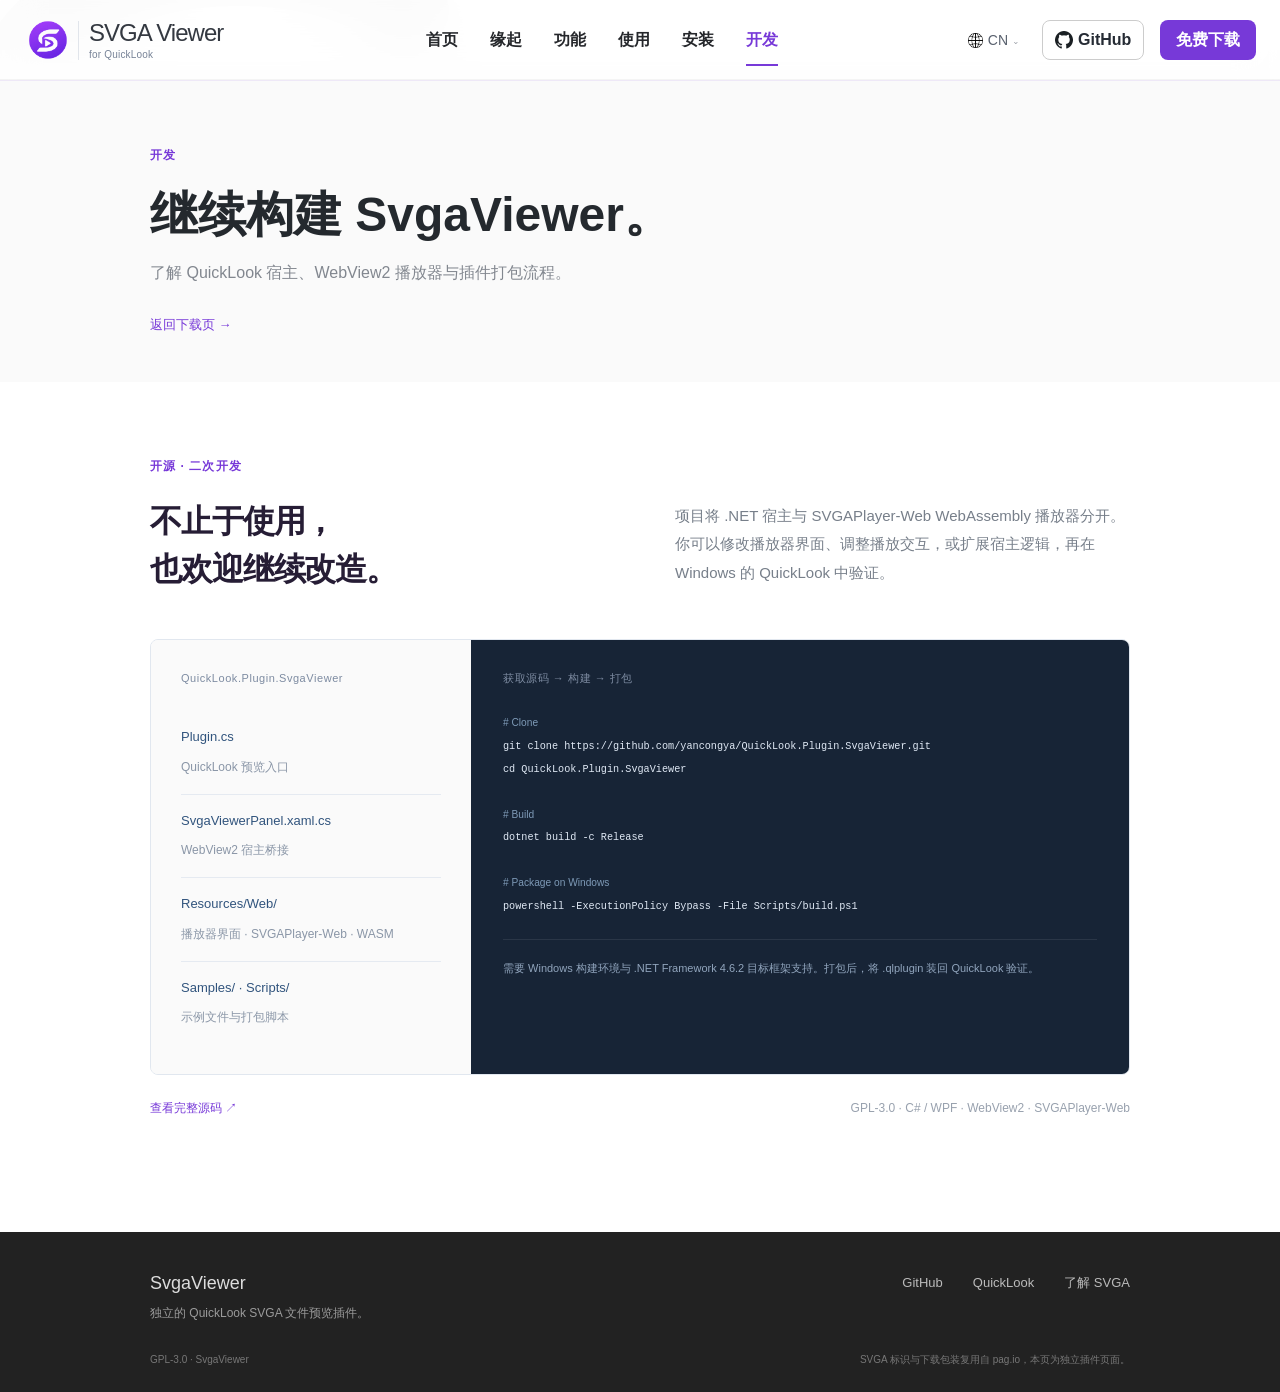
<file: docs/develop.html>
<!doctype html><html lang="zh-CN"><head><meta charset="utf-8"><meta name="viewport" content="width=device-width,initial-scale=1"><link rel="icon" href="./assets/svga-logo.png"><meta name="description" content="SvgaViewer 开源结构、构建和二次开发说明。"><title>开发 · SvgaViewer</title><link rel="stylesheet" href="./assets/reference/pag.io/css/main.css"><link rel="stylesheet" href="./assets/reference/pag.io/css/pc.css"><link rel="stylesheet" href="./page.css"><link rel="stylesheet" href="./svga.css?v=14"></head><body class="development-page"><a class="skip-link" href="#content">跳到主要内容</a><div class="fixedHeaderContainer">
  <header class="site-header">
    <a class="site-brand" href="./index.html#top" aria-label="SvgaViewer 首页"><img src="./assets/svga-logo.png" width="133" height="48" alt="SVGA"><span>SVGA Viewer<small>for QuickLook</small></span></a>
    <nav class="desktop-nav" aria-label="主导航"><a href="./index.html#top" data-en="Home">首页</a><a href="./index.html#why" data-en="Why">缘起</a><a href="./index.html#features" data-en="Features">功能</a><a href="./index.html#docs" data-en="Use">使用</a><a href="./index.html#install" data-en="Install">安装</a><a href="./develop.html" class="active" aria-current="page" data-en="Develop">开发</a></nav>
    <div class="header-actions"><button id="language" aria-label="Switch to English" type="button">CN</button><a class="github-link" href="https://github.com/yancongya/QuickLook.Plugin.SvgaViewer" target="_blank" rel="noopener">GitHub</a><a class="header-cta" href="./index.html#download" data-en="Free download">免费下载</a><button id="menu" aria-label="展开导航" aria-expanded="false" type="button"><span></span><span></span></button></div>
  </header>
</div>
<div class="navPusher" id="content"><main><section class="development-intro"><div class="story-wrap"><span class="section-eyebrow" data-en="DEVELOPMENT">开发</span><h1 data-en="Build on SvgaViewer.">继续构建 SvgaViewer。</h1><p data-en="Explore the QuickLook host, the WebView2 player, and the packaging workflow.">了解 QuickLook 宿主、WebView2 播放器与插件打包流程。</p><a href="./index.html#download" data-en="Back to download →">返回下载页 →</a></div></section>  <section class="developer-section" id="dev"><div class="story-wrap">
    <span class="section-eyebrow" data-en="OPEN SOURCE · BUILD YOUR OWN">开源 · 二次开发</span><div class="story-heading"><h2 data-en="A previewer you can make your own.">不止于使用，<br>也欢迎继续改造。</h2><p data-en="Explore the .NET host and SVGAPlayer-Web WebAssembly player. Modify the web player UI or extend host behavior, then build and test the plugin on Windows.">项目将 .NET 宿主与 SVGAPlayer-Web WebAssembly 播放器分开。你可以修改播放器界面、调整播放交互，或扩展宿主逻辑，再在 Windows 的 QuickLook 中验证。</p></div>
    <div class="developer-workspace"><div class="source-map"><span class="code-label">QuickLook.Plugin.SvgaViewer</span><a href="https://github.com/yancongya/QuickLook.Plugin.SvgaViewer" target="_blank" rel="noopener"><b>Plugin.cs</b><span data-en="QuickLook viewer entry">QuickLook 预览入口</span></a><a href="https://github.com/yancongya/QuickLook.Plugin.SvgaViewer" target="_blank" rel="noopener"><b>SvgaViewerPanel.xaml.cs</b><span data-en="WebView2 host bridge">WebView2 宿主桥接</span></a><a href="https://github.com/yancongya/QuickLook.Plugin.SvgaViewer/tree/master/Resources/Web" target="_blank" rel="noopener"><b>Resources/Web/</b><span data-en="Player UI · SVGAPlayer-Web · WASM">播放器界面 · SVGAPlayer-Web · WASM</span></a><a href="https://github.com/yancongya/QuickLook.Plugin.SvgaViewer" target="_blank" rel="noopener"><b>Samples/ · Scripts/</b><span data-en="Test files and packaging">示例文件与打包脚本</span></a></div><div class="build-terminal"><span class="code-label" data-en="CLONE → BUILD → PACKAGE">获取源码 → 构建 → 打包</span><pre><code><span class="code-comment"># Clone</span>
git clone https://github.com/yancongya/QuickLook.Plugin.SvgaViewer.git
cd QuickLook.Plugin.SvgaViewer

<span class="code-comment"># Build</span>
dotnet build -c Release

<span class="code-comment"># Package on Windows</span>
powershell -ExecutionPolicy Bypass -File Scripts/build.ps1</code></pre><p data-en="Requires a Windows build environment and .NET Framework 4.6.2 targeting support. Test the resulting .qlplugin in QuickLook.">需要 Windows 构建环境与 .NET Framework 4.6.2 目标框架支持。打包后，将 .qlplugin 装回 QuickLook 验证。</p></div></div><div class="developer-links"><a href="https://github.com/yancongya/QuickLook.Plugin.SvgaViewer" target="_blank" rel="noopener" data-en="Explore the source ↗">查看完整源码 ↗</a><span>GPL-3.0 · C# / WPF · WebView2 · SVGAPlayer-Web</span></div>
  </div></section>
</main><footer class="page-footer"><div class="wrap"><div><strong>SvgaViewer</strong><p data-en="An independent QuickLook plugin for SVGA files.">独立的 QuickLook SVGA 文件预览插件。</p></div><div><a href="https://github.com/yancongya/QuickLook.Plugin.SvgaViewer" target="_blank" rel="noopener">GitHub</a><a href="https://github.com/QL-Win/QuickLook" target="_blank" rel="noopener">QuickLook</a><a href="https://svga.io/" target="_blank" rel="noopener" data-en="About SVGA">了解 SVGA</a></div></div><div class="wrap footer-fine"><span>GPL-3.0 · SvgaViewer</span><span data-en="SVGA branding and the download package artwork are reused from pag.io. This is an independent plugin.">SVGA 标识与下载包装复用自 pag.io，本页为独立插件页面。</span></div></footer></div><script type="module" src="./develop.js"></script></body></html>
</file>
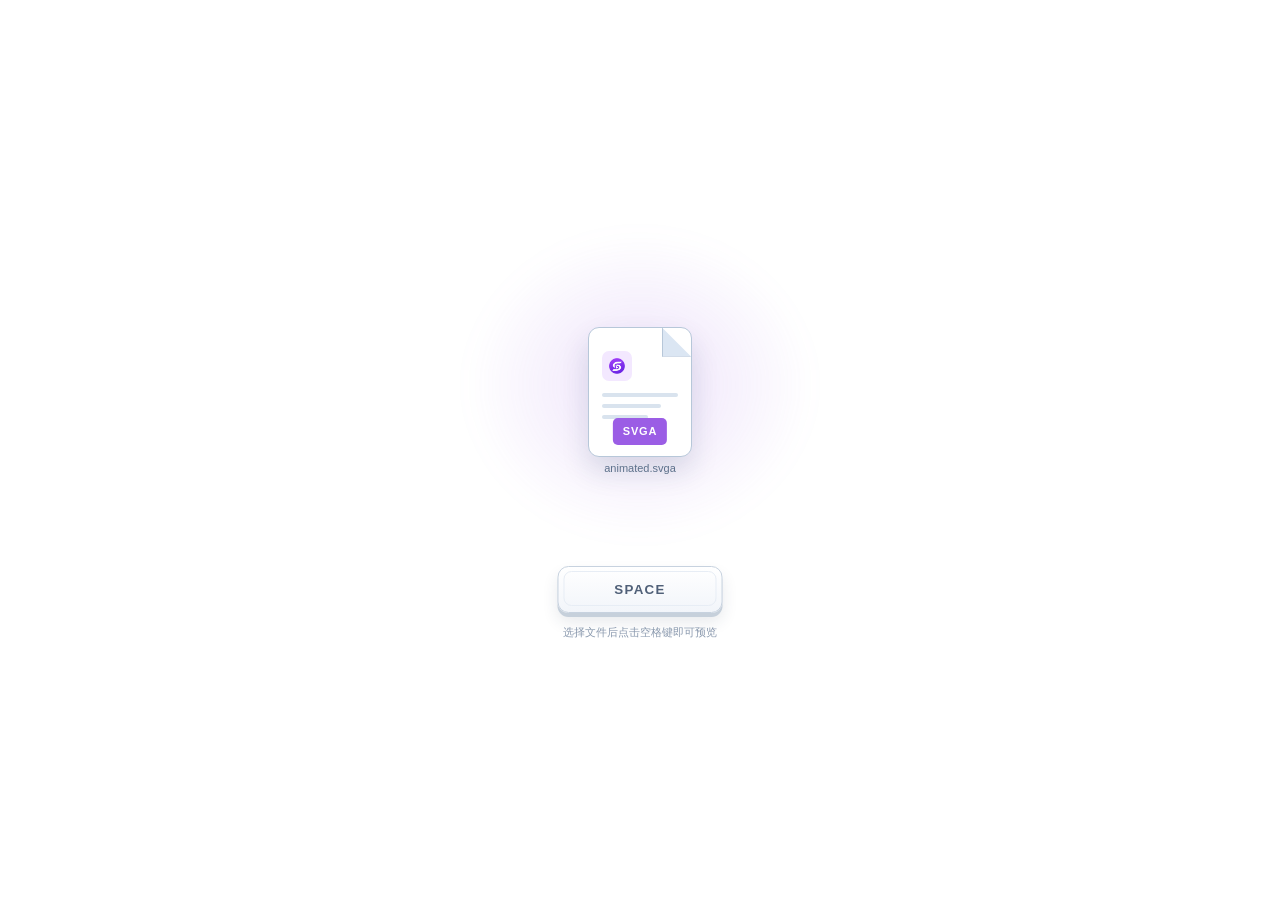
<file: docs/hero-latest.html>
<!doctype html><html lang="zh-CN"><head><meta charset="utf-8"><meta name="viewport" content="width=device-width,initial-scale=1"><base href="./"><title>QuickLook Viewer Hero</title><style>
:root{--blue:#1985ef;--deep:#126dcc;--mint:#33d1ac;--ink:#142033;--muted:#607087;--line:#dbe6f3;--bg:#f4f8ff;--paper:#fff;--night:#10223d;--r:24px;--wrap:1180px;--shadow:0 22px 60px rgb(36 91 148/.12)}@media(prefers-color-scheme:dark){:root{--ink:#edf5ff;--muted:#aab9cb;--line:#263d5b;--bg:#0b1628;--paper:#101f35;--night:#081426;--shadow:0 22px 60px rgb(0 0 0/.28)}}*{box-sizing:border-box}html{scroll-behavior:smooth}body{margin:0;background:var(--bg);color:var(--ink);font:16px/1.65 "Segoe UI",ui-sans-serif,system-ui,-apple-system,"PingFang SC","Microsoft YaHei",sans-serif;-webkit-font-smoothing:antialiased}a{color:inherit;text-decoration:none}button,a{touch-action:manipulation}:focus-visible{outline:3px solid var(--blue);outline-offset:3px}.wrap{width:min(var(--wrap),calc(100% - 40px));margin:auto}.skip{position:absolute;left:-999px;top:0;background:var(--blue);color:#fff;padding:10px 16px;z-index:9}.skip:focus{left:0}
.nav{height:76px;display:flex;align-items:center;justify-content:space-between;gap:24px}.brand{display:flex;align-items:center;gap:11px;font-weight:750;letter-spacing:-.03em;font-size:19px}.brand img{width:35px;height:35px;border-radius:10px}.brand small{font-size:11px;color:var(--muted);font-weight:600;letter-spacing:.04em;border-left:1px solid var(--line);padding-left:11px}.links{display:flex;align-items:center;gap:26px;color:var(--muted);font-size:14px}.links a:hover{color:var(--blue)}.nav-github{border:1px solid var(--line);border-radius:999px;padding:8px 15px;color:var(--ink);font-weight:650}
.hero-shell{overflow:hidden;background:linear-gradient(124deg,#e8f6ff 0%,#f7fbff 52%,#e7f1ff 100%);border-top:1px solid #e2edf9;border-bottom:1px solid #dbe8f7}.hero{min-height:580px;display:grid;grid-template-columns:.9fr 1.1fr;align-items:center;gap:48px;padding:70px 0}.kicker{display:inline-flex;align-items:center;gap:8px;color:var(--deep);font-size:14px;font-weight:700}.kicker i{width:9px;height:9px;border-radius:999px;background:var(--mint);box-shadow:0 0 0 5px rgb(51 209 172/.15)}h1{font-size:clamp(36px,4.5vw,60px);line-height:1.06;letter-spacing:-.065em;margin:18px 0 22px;max-width:18ch}h1 strong{font-weight:800;color:var(--blue)}.hero p{max-width:47ch;margin:0;color:var(--muted);font-size:17px}.actions{display:flex;gap:12px;flex-wrap:wrap;margin-top:31px}.button{min-height:46px;padding:0 20px;display:inline-flex;align-items:center;justify-content:center;gap:8px;border-radius:999px;border:1px solid var(--line);font-weight:700;transition:transform .18s ease,box-shadow .18s ease}.button:hover{transform:translateY(-2px);box-shadow:0 8px 20px rgb(25 133 239/.18)}.primary{background:var(--blue);border-color:var(--blue);color:#fff}.ghost{background:rgb(255 255 255/.7)}.fine{font-size:13px;color:var(--muted);margin-top:16px}
.stage{position:relative;min-height:400px;isolation:isolate}.orbit{position:absolute;width:500px;height:500px;border-radius:50%;left:50%;top:50%;transform:translate(-48%,-50%);background:radial-gradient(circle at 35% 25%,#fff 0 3%,transparent 3.5%),radial-gradient(circle at 75% 67%,rgb(51 209 172/.22) 0 5%,transparent 5.5%),linear-gradient(135deg,rgb(25 133 239/.13),rgb(51 209 172/.18))}.halo{position:absolute;inset:38px;border:1px solid rgb(25 133 239/.2);border-radius:42% 58% 49% 51%/48% 42% 58% 52%;animation:float 8s ease-in-out infinite}.halo.two{inset:76px;border-color:rgb(51 209 172/.38);animation-delay:-3s}.viewer{position:absolute;left:8%;right:8%;top:50%;aspect-ratio:4/3;border-radius:18px;background:#132740;box-shadow:var(--shadow);overflow:hidden;transform:translateY(-50%) rotate(-3deg);border:7px solid #fff}.viewer-top{height:35px;background:#eaf2fb;display:flex;align-items:center;gap:5px;padding:0 13px}.viewer-top b{height:8px;width:8px;border-radius:50%;background:#fc756f}.viewer-top b:nth-child(2){background:#f7bd53}.viewer-top b:nth-child(3){background:#39c58b}.viewer-top span{margin-left:auto;color:#61748c;font-size:11px}.viewer-canvas{height:calc(100% - 35px);display:grid;place-items:center;position:relative;background-color:#1b3859;background-image:linear-gradient(45deg,rgb(255 255 255/.055) 25%,transparent 25%),linear-gradient(-45deg,rgb(255 255 255/.055) 25%,transparent 25%);background-size:24px 24px}.blob{width:166px;height:166px;position:absolute;inset:0;margin:auto;border-radius:45% 55% 57% 43%/40% 49% 51% 60%;background:linear-gradient(135deg,#46d8e7,#2380f6 58%,#7469ee);box-shadow:inset 18px 14px 22px rgb(255 255 255/.25),0 18px 46px rgb(12 116 236/.45);animation:morph 6s ease-in-out infinite}.ring{position:absolute;inset:0;margin:auto;width:235px;height:235px;border:2px solid rgb(255 255 255/.54);border-radius:50%;transform:rotate(25deg) scaleY(.46);animation:spin 8s linear infinite}.spark{position:absolute;width:18px;height:18px;border-radius:6px;background:#64efc8;right:25%;top:26%;box-shadow:0 0 25px #64efc8;animation:bob 2.8s ease-in-out infinite}.viewer-controls{position:absolute;left:0;right:0;bottom:0;height:35px;background:rgb(5 14 28/.76);display:flex;align-items:center;gap:8px;padding:0 12px;color:#dcedff;font-size:11px}.play{width:15px;height:15px;position:relative}.play:after{content:"";position:absolute;left:3px;top:1px;border-left:9px solid #fff;border-top:6px solid transparent;border-bottom:6px solid transparent}.track{height:3px;flex:1;background:rgb(255 255 255/.25);border-radius:999px}.track:before{content:"";display:block;height:100%;width:63%;background:#55ddff;border-radius:inherit}.tag{position:absolute;right:8px;top:45px;padding:9px 12px;border-radius:12px;background:rgb(255 255 255/.91);color:#173554;font-size:12px;font-weight:700;box-shadow:0 12px 22px rgb(40 88 140/.13);animation:bob 3.4s ease-in-out infinite}.tag.bottom{top:auto;right:auto;left:0;bottom:44px;animation-delay:-1.6s}.tag b{color:var(--blue)}
.intro{padding:38px 0;background:var(--paper)}.intro-grid{display:grid;grid-template-columns:repeat(3,1fr)}.intro-item{padding:8px 32px;border-right:1px solid var(--line)}.intro-item:first-child{padding-left:0}.intro-item:last-child{border:0}.intro-item b{display:block;font-size:19px;letter-spacing:-.03em}.intro-item span{display:block;margin-top:4px;color:var(--muted);font-size:14px}section.block{padding:110px 0}.eyeline{display:inline-block;color:var(--deep);font-size:13px;font-weight:800;letter-spacing:.06em;text-transform:uppercase}.heading{max-width:620px;margin:12px 0 0;font-size:clamp(31px,4vw,48px);line-height:1.17;letter-spacing:-.055em}.bodycopy{max-width:560px;color:var(--muted);font-size:17px}.split{display:grid;grid-template-columns:1fr 1fr;align-items:center;gap:80px}.plate{min-height:370px;border-radius:var(--r);position:relative;overflow:hidden;background:linear-gradient(140deg,#e4f6ff,#d9e9ff);border:1px solid #cbe1f7}.plate.dark{background:linear-gradient(140deg,#143457,#11213d)}.plate-grid{position:absolute;inset:0;background:linear-gradient(rgb(255 255 255/.45) 1px,transparent 1px),linear-gradient(90deg,rgb(255 255 255/.45) 1px,transparent 1px);background-size:44px 44px;mask-image:linear-gradient(to bottom,#000,transparent)}.frame{position:absolute;background:#fff;border-radius:15px;box-shadow:0 18px 40px rgb(17 89 159/.17)}.frame.main{inset:55px 54px 45px}.frame.main:before{content:"";display:block;height:28px;border-bottom:1px solid #e4edf7;background:#f5f9fd;border-radius:15px 15px 0 0}.mini-play{position:absolute;left:50%;top:53%;width:76px;height:76px;border-radius:50%;transform:translate(-50%,-50%);background:var(--blue);box-shadow:0 15px 28px rgb(25 133 239/.28)}.mini-play:after{content:"";position:absolute;left:30px;top:22px;border-left:27px solid #fff;border-top:16px solid transparent;border-bottom:16px solid transparent}.bar{height:5px;position:absolute;left:25px;right:25px;bottom:23px;border-radius:5px;background:#d9e9f7}.bar:before{content:"";display:block;height:100%;width:48%;background:var(--mint);border-radius:inherit}.float-card{position:absolute;right:20px;bottom:28px;width:148px;padding:14px;background:#fff;border-radius:14px;box-shadow:0 15px 35px rgb(17 89 159/.18);font-size:12px;color:#63748a}.float-card b{display:block;color:#152c48;font-size:14px;margin-bottom:5px}.controls-art{position:absolute;inset:0;display:grid;place-items:center}.control-row{width:76%;display:flex;align-items:center;justify-content:space-between;padding:17px 21px;border-radius:14px;background:rgb(255 255 255/.1);border:1px solid rgb(255 255 255/.17);color:#eaf6ff;backdrop-filter:blur(8px)}.control-row+.control-row{margin-top:13px}.control-icon{width:37px;height:37px;border-radius:10px;background:rgb(72 199 241/.2);display:grid;place-items:center;color:#79e7ff;font-weight:800}.slider{height:4px;width:45%;border-radius:4px;background:rgb(255 255 255/.24)}.slider:before{content:"";display:block;width:62%;height:100%;background:#70e9ca;border-radius:inherit}.copy-list{display:grid;gap:17px;margin-top:28px}.copy-list div{display:flex;gap:13px;align-items:flex-start}.copy-list i{display:grid;place-items:center;flex:0 0 25px;width:25px;height:25px;border-radius:9px;background:rgb(25 133 239/.12);color:var(--blue);font-style:normal;font-weight:800;font-size:13px}.copy-list b{display:block;font-size:16px}.copy-list span{display:block;color:var(--muted);font-size:14px;margin-top:2px}
.feature-zone{background:var(--paper);border-top:1px solid var(--line);border-bottom:1px solid var(--line)}section.block.feature-zone{padding-bottom:230px}.feature-head{display:flex;justify-content:space-between;align-items:end;gap:28px}.feature-head .bodycopy{margin:0}.feature-grid{display:grid;grid-template-columns:1.1fr .9fr .9fr;gap:18px;margin-top:45px}.feature{min-height:250px;padding:28px;border:1px solid var(--line);border-radius:var(--r);background:var(--bg);display:flex;flex-direction:column;justify-content:space-between}.feature.large{background:linear-gradient(145deg,#1c8cf3,#216bdd);border:0;color:#fff}.feature h3{font-size:22px;line-height:1.22;letter-spacing:-.04em;margin:0}.feature p{margin:10px 0 0;color:var(--muted);font-size:14px}.feature.large p{color:rgb(255 255 255/.78)}.visual{position:relative;margin-top:20px}.checker:after{content:"";position:absolute;width:55px;height:55px;border-radius:18px 30px 22px 35px;background:linear-gradient(135deg,#5adfca,#498bea);left:calc(50% - 27px);top:15px}.export{height:88px;border-radius:14px;background:rgb(255 255 255/.13);border:1px solid rgb(255 255 255/.2);padding:13px;display:flex;align-items:center;gap:11px}.file-mark{width:36px;height:44px;border-radius:8px;background:#fff;color:#237add;display:grid;place-items:center;font-weight:900;font-size:11px}.export small{color:rgb(255 255 255/.74);display:block}.export b{font-size:14px}
.install{padding:108px 0}.install-top{text-align:center}.install-top .heading{margin-inline:auto}.install-top .bodycopy{margin:16px auto 0}.steps{display:grid;grid-template-columns:repeat(4,1fr);gap:14px;margin-top:51px}.step{padding:24px;border-radius:19px;background:var(--paper);border:1px solid var(--line);min-height:186px}.step-n{display:block;color:var(--blue);font-weight:800;font-size:13px}.step h3{margin:19px 0 7px;font-size:18px;letter-spacing:-.035em}.step p{margin:0;color:var(--muted);font-size:14px}.install-cta{display:flex;justify-content:center;gap:12px;flex-wrap:wrap;margin-top:35px}.requirements{margin-top:44px;padding:21px 24px;display:flex;align-items:center;justify-content:space-between;gap:22px;border-top:1px solid var(--line);border-bottom:1px solid var(--line);color:var(--muted);font-size:14px}.requirements b{color:var(--ink)}footer{padding:40px 0 48px;background:var(--paper);border-top:1px solid var(--line)}.foot{display:flex;align-items:center;gap:10px 20px;flex-wrap:wrap;justify-content:space-between;color:var(--muted);font-size:13px}.foot a{color:var(--deep);font-weight:700}
@keyframes float{50%{transform:translate(-48%,-50%) rotate(12deg) scale(1.04)}}@keyframes morph{50%{border-radius:59% 41% 39% 61%/54% 38% 62% 46%;transform:scale(1.08) rotate(14deg)}}@keyframes spin{to{transform:rotate(385deg) scaleY(.46)}}@keyframes bob{50%{transform:translateY(-10px)}}@media(max-width:850px){.links a:not(.nav-github){display:none}.hero{grid-template-columns:1fr;padding:55px 0 42px}.stage{min-height:330px;max-width:570px;width:100%;margin:auto}.split{grid-template-columns:1fr;gap:38px}.split.reverse .plate{order:2}.feature-grid{grid-template-columns:1fr 1fr}.feature.large{grid-column:span 2}.steps{grid-template-columns:1fr 1fr}.intro-item{padding:8px 18px}.intro-item:first-child{padding-left:0}}@media(max-width:560px){.wrap{width:min(100% - 32px,var(--wrap))}.nav{height:67px}.brand small{display:none}.nav-github{padding:7px 12px}.hero{min-height:0}.hero p{font-size:16px}.stage{min-height:230px}.orbit{width:280px;height:280px}.halo{inset:22px}.viewer{left:26%;right:26%;top:50%;aspect-ratio:4/3;transform:translateY(-50%) rotate(-3deg);border-width:5px}.ring{width:150px;height:150px}.blob{width:104px;height:104px}.spark{width:13px;height:13px}.tag{display:none}.intro-grid,.feature-grid,.steps{grid-template-columns:1fr}.intro-item{padding:0;border:0}.feature-head{display:block}.feature.large{grid-column:auto}.requirements,.foot{align-items:flex-start;flex-direction:column}.plate{min-height:310px}section.block,.install{padding:76px 0}section.block.feature-zone{padding-bottom:150px}}@media(max-width:400px){.stage{min-height:190px}.orbit{width:230px;height:230px}.halo{inset:14px}.viewer{left:28%;right:28%;border-width:4px;border-radius:12px}.ring{width:108px;height:108px}.blob{width:74px;height:74px}.spark{width:11px;height:11px}}@media(prefers-reduced-motion:reduce){html{scroll-behavior:auto}*,*:before,*:after{animation-duration:.001ms!important;animation-iteration-count:1!important;scroll-behavior:auto!important}}
.reveal{opacity:0;transform:translateY(28px);transition:opacity .7s cubic-bezier(.16,1,.3,1),transform .7s cubic-bezier(.16,1,.3,1)}.reveal.in{opacity:1;transform:none}.button,.feature,.step,.intro-item{transition:transform .25s cubic-bezier(.16,1,.3,1),box-shadow .25s ease,border-color .25s ease}.feature:hover,.step:hover{transform:translateY(-7px);border-color:rgb(25 133 239/.45);box-shadow:0 18px 35px rgb(25 85 145/.12)}.intro-item:hover b{color:var(--blue)}.viewer{transition:transform .55s cubic-bezier(.16,1,.3,1),box-shadow .55s ease}.stage:hover .viewer{transform:translateY(-50%) rotate(0) translateY(-9px) scale(1.03);box-shadow:0 35px 74px rgb(24 86 150/.23)}.stage:hover .tag{animation-play-state:paused}.plate.dark{background:radial-gradient(circle at 50% 38%,#2e83d6 0 2%,#193c68 24%,#0d1f39 66%)}.plate.dark:before{content:"";position:absolute;z-index:0;width:148px;height:148px;left:calc(50% - 74px);top:48px;background:url('assets/quicklook-icon.png') center/contain no-repeat;filter:drop-shadow(0 18px 25px rgb(0 0 0/.32));transition:transform .45s cubic-bezier(.16,1,.3,1)}.plate.dark:hover:before{transform:translateY(-10px) rotate(-7deg) scale(1.06)}.controls-art{align-items:end;padding-bottom:36px}.controls-art>div{width:82%;display:grid;grid-template-columns:repeat(3,1fr);gap:10px}.control-row{width:auto;min-height:102px;display:flex;flex-direction:column;justify-content:center;align-items:flex-start;padding:13px;border-radius:16px;background:linear-gradient(135deg,rgb(255 255 255/.17),rgb(255 255 255/.06));transition:transform .25s ease,background .25s ease}.control-row+.control-row{margin-top:0}.control-row:hover{transform:translateY(-8px);background:linear-gradient(135deg,rgb(51 209 172/.3),rgb(84 168 255/.2))}.control-row .slider{width:100%}.control-icon{width:29px;height:29px}.control-row span:last-child{font-size:11px}.download-stage{position:relative;z-index:1;background:#172231;color:#fff;padding:0 0 82px}.download-stage:before{content:"";position:absolute;inset:0;background:radial-gradient(circle at 50% 14%,rgb(36 125 232/.38),transparent 23%),linear-gradient(90deg,rgb(255 255 255/.035) 1px,transparent 1px),linear-gradient(rgb(255 255 255/.025) 1px,transparent 1px);background-size:auto,44px 44px,44px 44px;mask-image:linear-gradient(to bottom,#000,transparent)}.download-wrap{position:relative;width:min(980px,calc(100% - 40px));margin:auto;text-align:center;border-bottom:1px solid rgb(255 255 255/.16);padding:1px 0 70px}.package-crop{width:min(420px,73vw);overflow:visible;margin:-190px auto -12px}.package{display:block;width:100%;height:auto;margin:0;filter:drop-shadow(0 20px 18px rgb(0 0 0/.38)) drop-shadow(0 0 1.2px rgb(173 216 255/.55));transform-origin:center;transition:transform .5s cubic-bezier(.16,1,.3,1),filter .5s ease}.download-stage:hover .package{transform:translateY(-12px) rotate(-1deg);filter:drop-shadow(0 34px 26px rgb(0 0 0/.45)) drop-shadow(0 0 1.2px rgb(200 230 255/.7))}.download-stage h2{font-size:clamp(34px,4vw,48px);letter-spacing:-.05em;margin:0 0 12px}.download-stage p{margin:0 auto 28px;max-width:47ch;color:rgb(255 255 255/.68)}.download-buttons{display:flex;justify-content:center;gap:14px;flex-wrap:wrap}.download-button{min-width:228px;min-height:62px;border-radius:11px;background:#fff;color:#1e2b3a;display:inline-flex;align-items:center;justify-content:center;gap:11px;font-weight:750;box-shadow:0 12px 22px rgb(0 0 0/.15);transition:transform .22s ease,box-shadow .22s ease}.download-button:hover{transform:translateY(-5px);box-shadow:0 20px 32px rgb(0 0 0/.3)}.download-button img{width:27px;height:27px;border-radius:7px}.download-button .win{font-size:25px;line-height:1;color:#2181e9}.download-note{margin-top:24px!important;font-size:13px}.install{display:none}body{color-scheme:light}@media(prefers-color-scheme:dark){:root{--ink:#142033;--muted:#607087;--line:#dbe6f3;--bg:#f4f8ff;--paper:#fff;--night:#10223d;--shadow:0 22px 60px rgb(36 91 148/.12)}}@media(max-width:560px){.controls-art>div{width:88%;gap:7px}.control-row{min-height:86px;padding:10px}.package-crop{margin:-110px auto -9px}.download-stage{padding-bottom:48px}.download-wrap{padding-bottom:46px}.download-button{min-width:min(100%,280px)}}
/* PAG-style restraint: one bright canvas, squared content surfaces, and no decorative glass system. */
:root{--r:8px}.feature,.step,.plate,.frame,.float-card{border-radius:8px}.feature-grid{gap:0;border:1px solid var(--line);border-radius:8px;overflow:hidden}.feature{border:0;border-right:1px solid var(--line);box-shadow:none}.feature:last-child{border-right:0}.feature:hover,.step:hover{box-shadow:none;transform:translateY(-3px)}.intro-item{padding-top:14px;padding-bottom:14px}.plate{box-shadow:none}.button,.download-button{border-radius:8px}.download-stage{background:#202020}.download-stage:before{opacity:.45}.download-wrap{width:min(980px,calc(100% - 40px))}.eyeline{letter-spacing:.02em}.heading{letter-spacing:-.04em}
/* Follow-up: single light document surface, full download package, and an animated playback proof. */
.plate.dark{background:linear-gradient(145deg,#e8f5ff,#f8fbff);border-color:#cfe2f5}.plate.dark:before{filter:drop-shadow(0 14px 22px rgb(31 119 211/.18))}.control-row{background:#fff;color:#183656;border-color:#c9def1;box-shadow:0 8px 18px rgb(37 109 177/.08)}.control-row:hover{background:#eef8ff}.control-icon{background:#e1f2ff;color:#1678d0}.slider{background:#d4e6f5}.slider:before{background:#27bca2}.package-crop{height:auto}.feature.large .export{position:relative;overflow:hidden;background:linear-gradient(105deg,rgb(255 255 255/.14),rgb(255 255 255/.3),rgb(255 255 255/.14));background-size:220% 100%;animation:playback-sheen 2.5s linear infinite}.feature.large .export:after{content:"";position:absolute;left:-16%;bottom:10px;width:12px;height:12px;border-radius:50%;background:#64efc8;box-shadow:0 0 0 7px rgb(100 239 200/.22);animation:playback-progress 3.2s linear infinite}.feature.large .file-mark{animation:playback-bounce 1.5s ease-in-out infinite}.quicklook-links{display:flex;gap:18px;margin-top:16px;flex-wrap:wrap}.quicklook-link{display:inline-flex;align-items:center;gap:7px;color:var(--deep);font-size:14px;font-weight:750}.quicklook-link img{width:20px;height:20px;border-radius:5px}@keyframes playback-sheen{to{background-position:-220% 0}}@keyframes playback-progress{to{transform:translateX(330px)}}@keyframes playback-bounce{50%{transform:translateY(-5px)}}@media(max-width:560px){.package-crop{height:auto}.feature.large .export:after{animation-name:playback-progress-mobile}}@keyframes playback-progress-mobile{to{transform:translateX(220px)}}
.star-float{animation:star-float 3.6s ease-in-out infinite}
@keyframes star-float{50%{transform:translateY(-5px)}}
.bg-cycler{animation:bg-cycle 4.8s ease-in-out infinite}
@keyframes bg-cycle{0%,26%{transform:translateX(0)}33%,59%{transform:translateX(92px)}66%,92%{transform:translateX(184px)}100%{transform:translateX(0)}}
.bg-mode-checker{animation:bg-mode-checker 4.8s ease-in-out infinite}
.bg-mode-white{animation:bg-mode-white 4.8s ease-in-out infinite}
.bg-mode-black{animation:bg-mode-black 4.8s ease-in-out infinite}
@keyframes bg-mode-checker{0%,26%{opacity:1}33%,100%{opacity:0}}
@keyframes bg-mode-white{0%,26%{opacity:0}33%,59%{opacity:1}66%,100%{opacity:0}}
@keyframes bg-mode-black{0%,59%{opacity:0}66%,92%{opacity:1}94%,100%{opacity:0}}
.grid-pan{animation:grid-pan 6s ease-in-out infinite}
@keyframes grid-pan{0%,100%{transform:translate(0,0)}50%{transform:translate(10px,-7px)}}
.zoom-pulse{transform-box:fill-box;transform-origin:center;animation:zoom-pulse 3.4s ease-in-out infinite}
@keyframes zoom-pulse{50%{transform:scale(1.18)}}
.mag-scan{animation:mag-scan 6s ease-in-out infinite}
@keyframes mag-scan{0%{transform:translate(40px,50px)}25%{transform:translate(112px,70px)}50%{transform:translate(204px,52px)}75%{transform:translate(132px,74px)}100%{transform:translate(40px,50px)}}
.install-steps{margin-top:54px;text-align:center}.install-steps h3{font-size:19px;font-weight:800;margin:0 0 22px;color:#fff}.steps-3{list-style:none;display:grid;grid-template-columns:repeat(3,1fr);gap:16px;max-width:780px;margin:0 auto;padding:0;text-align:left}.steps-3 li{display:flex;gap:13px;align-items:flex-start;background:rgba(255,255,255,.06);border:1px solid rgba(255,255,255,.12);border-radius:15px;padding:18px 18px 16px}.steps-3 .num{flex:0 0 auto;width:26px;height:26px;border-radius:50%;background:var(--blue);color:#fff;font-weight:800;font-size:13px;display:grid;place-items:center}.steps-3 b{display:block;font-size:14.5px;color:#fff;margin-bottom:5px}.steps-3 p{margin:0;font-size:13px;line-height:1.55;color:rgba(255,255,255,.72)}.steps-3 code{background:rgba(255,255,255,.12);padding:1px 6px;border-radius:5px;font-size:12px;color:#cfe4ff}.steps-3 a{color:#7cc1ff}.steps-3 kbd{background:rgba(255,255,255,.16);border:1px solid rgba(255,255,255,.22);border-bottom-width:2px;border-radius:5px;padding:0 6px;font-size:12px;color:#fff;font-family:inherit}@media(max-width:560px){.steps-3{grid-template-columns:1fr;max-width:420px}}.demo{padding:92px 0;text-align:center;background:linear-gradient(180deg,var(--paper),#eef4fb);border-bottom:1px solid var(--line)}.demo h2{font-size:30px;font-weight:850;letter-spacing:-.01em;margin:0}.demo .bodycopy{margin:14px auto 0;max-width:620px;font-size:15.5px;line-height:1.6;color:var(--muted)}.demo .bodycopy code{background:rgba(25,133,239,.1);color:var(--deep);padding:1px 7px;border-radius:6px;font-size:14px}.demo-frame{position:relative;max-width:880px;margin:38px auto 0;border-radius:20px;overflow:hidden;box-shadow:0 30px 70px rgb(18 52 92/.18);background:#0c1622;aspect-ratio:5/3}.demo-frame video{width:100%;height:100%;display:block;object-fit:cover}@media(max-width:560px){.demo{padding:64px 0}.demo h2{font-size:24px}.demo-frame{border-radius:14px;margin-top:28px}}.dev{padding:88px 0;background:var(--paper);border-bottom:1px solid var(--line);text-align:center}.dev h2{font-size:28px;font-weight:850;letter-spacing:-.01em;margin:0}.dev .bodycopy{margin:14px auto 0;max-width:640px;font-size:15px;line-height:1.6;color:var(--muted)}.dev-grid{display:grid;grid-template-columns:repeat(3,1fr);gap:16px;max-width:980px;margin:40px auto 0;text-align:left}.dev-card{background:#fff;border:1px solid var(--line);border-radius:8px;padding:22px 20px;box-shadow:0 10px 30px rgb(18 52 92/.06);transition:transform .25s cubic-bezier(.16,1,.3,1),box-shadow .25s ease,border-color .25s ease;overflow:hidden}.dev-card:hover{transform:translateY(-3px);border-color:rgb(25 133 239/.45);box-shadow:0 18px 35px rgb(25 85 145/.12)}.dev-card h3{font-size:15px;font-weight:800;margin:0 0 12px;color:var(--deep)}.dev-card ul{margin:0;padding-left:18px;color:var(--muted);font-size:13.5px;line-height:1.75}.dev-card pre{margin:0;background:#0c1622;border-radius:8px;padding:14px 15px;overflow-x:auto;-webkit-overflow-scrolling:touch}.dev-card pre code{color:#d6e6ff;font-family:ui-monospace,SFMono-Regular,Menlo,Consolas,monospace;font-size:12.5px;line-height:1.6;white-space:pre-wrap;word-break:break-all}.dev-card .hint{margin:12px 0 0;font-size:12.5px;color:var(--muted);line-height:1.55}.dev-card code,.dev-card .hint code{background:rgba(25,133,239,.1);color:var(--deep);padding:1px 6px;border-radius:5px;font-size:12.5px;word-break:break-all}.dev-tree{max-width:680px;margin:24px auto 0;text-align:left}.dev-tree h3{font-size:15px;font-weight:800;margin:0 0 12px;color:var(--deep);text-align:center}.dev-tree pre{margin:0;background:#0c1622;border-radius:8px;padding:18px 20px;overflow-x:auto;-webkit-overflow-scrolling:touch}.dev-tree pre code{color:#d6e6ff;font-family:ui-monospace,SFMono-Regular,Menlo,Consolas,monospace;font-size:12.5px;line-height:1.75;white-space:pre}.dev-link{margin-top:28px}.dev-link a{color:var(--blue);font-weight:700;font-size:14.5px;transition:opacity .2s}.dev-link a:hover{opacity:.75}@media(max-width:850px){.dev-grid{grid-template-columns:1fr 1fr;max-width:600px}}@media(max-width:560px){.dev{padding:64px 0}.dev h2{font-size:24px}.dev .bodycopy{font-size:14px}.dev-grid{grid-template-columns:1fr;max-width:480px}.dev-card{padding:18px 16px}.dev-card pre{padding:12px 13px}.dev-card pre code{font-size:11.5px}.dev-tree pre{padding:14px 16px}.dev-tree pre code{font-size:11px}}@media(max-width:400px){.dev{padding:52px 0}.dev h2{font-size:21px}.dev-card{padding:16px 14px}.dev-card h3{font-size:14px}.dev-card ul{font-size:12.5px}.dev-card pre code{font-size:10.5px}}.pain{padding:80px 0;background:linear-gradient(180deg,#eef4fb,var(--paper));border-bottom:1px solid var(--line);text-align:center}.pain .kicker{margin-bottom:10px}.pain h2{font-size:28px;font-weight:850;letter-spacing:-.01em;margin:0}.pain .lead{margin:10px auto 0;max-width:640px;font-size:15px;line-height:1.65;color:var(--muted)}.pain .lead code{background:rgba(25,133,239,.1);color:var(--deep);padding:1px 7px;border-radius:6px;font-size:13.5px}.pain-list{max-width:640px;margin:32px auto 0;text-align:left}.pain-row{display:flex;align-items:center;justify-content:space-between;gap:16px;padding:14px 0;border-bottom:1px solid var(--line);transition:transform .22s ease,padding-left .22s ease}.pain-row:hover{padding-left:6px}.pain-row:hover .pain-left b{color:var(--blue)}.pain-row:last-child{border-bottom:0}.pain-left b{display:block;font-size:14px;color:var(--ink);font-weight:800;line-height:1.3;transition:color .22s ease}.pain-left span{display:block;font-size:13px;color:var(--muted);line-height:1.5;margin-top:3px}.pain-row a{flex:0 0 auto;font-size:13px;font-weight:700;color:var(--blue);white-space:nowrap}.pain-turn{max-width:640px;margin:36px auto 0;display:flex;align-items:flex-start;gap:18px;background:var(--blue);color:#fff;border-radius:8px;padding:24px 24px;text-align:left;transition:transform .25s cubic-bezier(.16,1,.3,1),box-shadow .25s ease}.pain-turn:hover{transform:translateY(-3px);box-shadow:0 18px 40px rgb(18 86 150/.25)}.pain-turn-icon{flex:0 0 auto;width:44px;height:44px;border-radius:8px;background:rgba(255,255,255,.15);display:grid;place-items:center;font-size:22px;font-weight:700;line-height:1}.pain-turn-text p{margin:0;font-size:14px;line-height:1.7}.pain-so{margin-top:10px!important}.pain-so strong{color:#fff;font-weight:800}.pain-pre{margin-top:10px!important;font-size:12.5px;opacity:.85}@media(max-width:900px){.pain h2{font-size:26px}}@media(max-width:480px){.pain{padding:56px 0}.pain h2{font-size:22px}.pain-left b{font-size:13px}.pain-left span{font-size:12px}.pain-turn{flex-direction:column;gap:12px}.pain-turn-icon{width:36px;height:36px;font-size:18px}.pain-turn-text p{font-size:13px}}@media(max-width:360px){.pain-left b{font-size:12.5px}.pain-left span{font-size:11.5px}}

/* hero morph demo (from 2222.html, namespaced .pm-demo) */
.pm-demo[data-mode=pag]{--accent:#3b82f6;--soft:#dbeafe;--deep:#1d4ed8;--bg:#f4f8ff;--tint:rgba(59,130,246,.17)}
.pm-demo[data-mode=svga]{--accent:#9b5de5;--soft:#f3e8ff;--deep:#7e22ce;--bg:#fbf7ff;--tint:rgba(155,93,229,.18)}
.pm-demo{position:relative;width:min(520px,100%);height:407px;isolation:isolate;overflow:visible}
.pm-demo .aura{position:absolute;width:350px;height:310px;max-width:90vw;left:50%;top:138px;transform:translate(-50%,-50%);background:radial-gradient(ellipse,var(--tint),transparent 70%);pointer-events:none;filter:blur(12px);z-index:0;transition:opacity .3s}
.pm-demo.holding .aura{opacity:1.6}
.pm-demo .artifact{position:absolute;left:50%;top:145px;width:104px;height:130px;transform:translate(-50%,-50%);border-radius:11px;z-index:4;cursor:pointer;outline:none;will-change:width,height,border-radius,background-color,box-shadow;overflow:visible;background:#fff;border:1px solid #b7c7d9;box-shadow:0 14px 28px #17335122;transition:box-shadow .26s,background-color .26s}
.pm-demo .artifact:not(.opened):not(.morphing):hover,.pm-demo .artifact:not(.opened):not(.morphing):focus-visible{box-shadow:0 23px 42px #17335135,0 0 0 9px var(--tint)}
.pm-demo .artifact:not(.opened):not(.morphing):hover .page-content,.pm-demo .artifact:not(.opened):not(.morphing):focus-visible .page-content{transform:translateY(-5px)}
.pm-demo .artifact:not(.opened):not(.morphing):hover .page-fold{transform:translate(-2px,2px) rotate(-5deg)}
.pm-demo.holding .artifact{box-shadow:0 22px 35px #17335134,0 0 0 11px var(--tint)}
.pm-demo .page-content{position:absolute;inset:0;overflow:hidden;border-radius:inherit;pointer-events:none;transition:transform .28s cubic-bezier(.2,.8,.2,1);z-index:2}
.pm-demo .page-fold{position:absolute;right:0;top:0;width:29px;height:29px;background:#dbe6f3;clip-path:polygon(0 0,100% 100%,0 100%);transition:transform .28s ease}
.pm-demo .page-fold:after{content:'';position:absolute;inset:0;border-left:1px solid #b7c7d9;border-bottom:1px solid #b7c7d9}
.pm-demo .file-mark{position:absolute;left:13px;top:23px;width:30px;height:30px;border-radius:7px;background:var(--soft);color:var(--accent);display:grid;place-items:center;font-size:18px;font-weight:800}
.pm-demo .lines{position:absolute;top:65px;left:13px;right:13px;display:grid;gap:7px}
.pm-demo .lines i{display:block;height:4px;border-radius:4px;background:#d9e3ee}
.pm-demo .lines i:nth-child(2){width:78%}
.pm-demo .lines i:nth-child(3){width:60%}
.pm-demo .type{position:absolute;left:50%;bottom:11px;transform:translateX(-50%);color:white;font-size:11px;font-weight:800;letter-spacing:.07em;background:var(--accent);padding:4px 10px;border-radius:5px}
.pm-demo .viewer-content{position:absolute;inset:0;overflow:hidden;border-radius:inherit;opacity:0;pointer-events:none;z-index:1}
.pm-demo .viewer-head{height:38px;background:#1b293e;display:flex;align-items:center;gap:6px;padding:0 14px}
.pm-demo .dot{width:9px;height:9px;border-radius:50%;background:#ff655f}
.pm-demo .dot:nth-child(2){background:#ffc34e}
.pm-demo .dot:nth-child(3){background:#36c978}
.pm-demo .filename{font-size:11px;margin-left:10px;color:#a4b6cc;white-space:nowrap}
.pm-demo .scene{position:relative;height:calc(100% - 38px);display:grid;place-items:center;overflow:hidden;background:radial-gradient(ellipse at 50% 40%,#192b49,#0b1425 75%)}
.pm-demo .orb{width:87px;height:87px;border-radius:50%;background:radial-gradient(circle at 30% 25%,#e5f3ff 0%,#91c3ff 27%,var(--accent) 61%,var(--deep) 100%);box-shadow:0 0 37px var(--tint);animation:pm-float 3s ease-in-out infinite;animation-play-state:running}
.pm-demo .orbit{position:absolute;border:1px solid var(--accent);border-radius:50%;width:156px;height:52px;opacity:.65;animation:pm-spin 8s linear infinite;animation-play-state:running}
.pm-demo .orbit.two{width:188px;height:64px;opacity:.34;animation-duration:13s;animation-direction:reverse}
.pm-demo .controls{position:absolute;bottom:0;left:0;right:0;height:39px;background:linear-gradient(transparent,#030a16b6);display:flex;align-items:center;gap:12px;padding:0 14px;color:#b7c6d8;font-size:11px}
.pm-demo .play-triangle{border-top:6px solid transparent;border-bottom:6px solid transparent;border-left:10px solid #f5f8ff}
.pm-demo .progress{height:4px;flex:1;border-radius:6px;background:#ffffff30;overflow:hidden}
.pm-demo .progress-inner{width:0;height:100%;background:var(--accent);animation:pm-progress 4s linear infinite;animation-play-state:running}
.pm-demo .artifact.opened{cursor:default}
.pm-demo .orb,.pm-demo .orbit,.pm-demo .progress-inner{animation-play-state:running}
.pm-demo .viewer-content .orb,.pm-demo .viewer-content .orbit,.pm-demo .viewer-content .progress-inner{animation-play-state:running!important}
.pm-demo .key-row{position:absolute;left:50%;top:319px;transform:translateX(-50%);z-index:2;display:flex;flex-direction:column;align-items:center;gap:10px}
.pm-demo .key{position:relative;width:165px;height:47px;background:linear-gradient(#fff,#f2f5fa);border:1px solid #c7d2df;border-radius:11px;color:#506078;font-weight:700;letter-spacing:.1em;box-shadow:0 4px 0 #c6d0db,0 9px 16px #2439541c;cursor:pointer;touch-action:none;user-select:none;transition:transform .14s,box-shadow .14s}
.pm-demo .key:before{content:'';position:absolute;inset:4px 5px 6px;border:1px solid #e7edf5;border-radius:8px;pointer-events:none}
.pm-demo .key span{position:relative}
.pm-demo .key:not(.down):hover{transform:translateY(-2px);box-shadow:0 6px 0 #c6d0db,0 13px 19px #24395424}
.pm-demo .key.down{transform:translateY(4px);box-shadow:0 0px 0 #c6d0db,0 3px 9px #2439541b}
.pm-demo .key-hint{font-size:11px;color:#8b9aaf;white-space:nowrap}
.pm-demo .status{min-height:22px;text-align:center;color:#7889a1;font-size:12px}
@keyframes pm-float{50%{transform:translateY(-5px) scale(1.03)}}
@keyframes pm-spin{to{transform:rotate(360deg)}}
@keyframes pm-progress{to{width:100%}}
@media(max-width:370px){.pm-demo{height:395px}
.pm-demo .artifact.opened{max-width:calc(100vw - 32px)}}
@media(prefers-reduced-motion:reduce){.pm-demo .orb,.pm-demo .orbit,.pm-demo .progress-inner{animation:none!important}
.pm-demo .page-content,.pm-demo .page-fold,.pm-demo .key{transition:none!important}}
.pm-demo .artifact{overflow:hidden;transition:box-shadow .25s ease,transform .3s cubic-bezier(.2,.8,.2,1)!important}
.pm-demo .artifact:not(.opened):not(.morphing):not(.closing):hover{transform:translate(-50%,-50%) translateY(-7px) rotate(-1.3deg)}
.pm-demo .artifact.opened,.pm-demo .artifact.morphing,.pm-demo .artifact.closing{transform:translate(-50%,-50%)!important}
.pm-demo .artifact.opened{cursor:pointer}
.pm-demo .artifact.opened:hover{box-shadow:0 28px 48px #11263e48,0 0 0 5px var(--tint)!important}
.pm-demo .page-content,.pm-demo .viewer-content{transition:none!important}
.pm-demo .artifact.morphing .page-content,.pm-demo .artifact.opened .page-content{pointer-events:none}
.pm-demo .artifact.morphing,.pm-demo .artifact.closing{pointer-events:none}
.pm-demo .key{transform-origin:50% 65%;touch-action:none;transition:transform .19s cubic-bezier(.2,.8,.2,1),box-shadow .18s ease!important}
.pm-demo .key.down{transform:translateY(4px) scaleX(1.045) scaleY(.92) !important;box-shadow:0 1px 0 #c6d0db,0 3px 9px #2439541b!important}
.pm-demo .key.releasing{animation:pm-keyReturn .43s cubic-bezier(.18,.83,.2,1) both}
@keyframes pm-keyReturn{0%{transform:translateY(4px) scale(1.045,.92)}45%{transform:translateY(-2px) scale(.99,1.025)}100%{transform:none}}
.pm-demo.holding .aura{transform:translate(-50%,-50%) scale(1.1);opacity:1}
.pm-demo .aura{transition:transform .35s,opacity .35s}
@media(prefers-reduced-motion:reduce){.pm-demo .key.releasing{animation:none!important}}
.pm-demo .artifact{filter:drop-shadow(0 0 0 transparent);transition:filter .32s ease,box-shadow .28s ease,transform .3s cubic-bezier(.2,.8,.2,1)!important}
.pm-demo .artifact:not(.opened):not(.morphing):not(.closing):hover,.pm-demo .artifact:not(.opened):not(.morphing):not(.closing):focus-visible{
  box-shadow:0 18px 32px rgba(23,51,81,.17)!important;
  filter:drop-shadow(0 0 12px var(--tint)) drop-shadow(0 0 19px var(--tint));
}
.pm-demo.holding .artifact{
  box-shadow:0 19px 34px rgba(23,51,81,.17)!important;
  filter:drop-shadow(0 0 14px var(--tint)) drop-shadow(0 0 23px var(--tint));
}
.pm-demo .artifact.opened:hover{
  box-shadow:0 28px 48px rgba(17,38,62,.24)!important;
  filter:drop-shadow(0 0 10px var(--tint));
}
@media(prefers-reduced-motion:reduce){.pm-demo .artifact{transition:none!important}}
.pm-demo .artifact{cursor:default!important}
.pm-demo .artifact.opened:hover{box-shadow:0 20px 40px rgba(17,38,62,.22)!important;filter:none!important}
.pm-demo .viewer-content{pointer-events:none}
.pm-demo .artifact.opened .viewer-content{pointer-events:auto}
.pm-demo .controls{z-index:10;height:44px;gap:10px;padding:0 12px}
.pm-demo .play-control{flex:none;width:30px;height:30px;border:0;border-radius:7px;background:transparent;color:#e7effe;display:grid;place-items:center;cursor:pointer;transition:background .17s ease}
.pm-demo .play-control:hover,.pm-demo .play-control:focus-visible{background:rgba(255,255,255,.15)}
.pm-demo .play-control svg{height:17px;width:17px;fill:currentColor}
.pm-demo .timeline{--played:0%;flex:1;min-width:0;accent-color:var(--accent);height:20px;cursor:pointer;appearance:none;-webkit-appearance:none;background:transparent;touch-action:none}
.pm-demo .timeline::-webkit-slider-runnable-track{height:4px;background:linear-gradient(to right,var(--accent) 0%,var(--accent) var(--played),rgba(255,255,255,.24) var(--played),rgba(255,255,255,.24) 100%);border-radius:99px}
.pm-demo .timeline::-moz-range-track{height:4px;background:rgba(255,255,255,.24);border-radius:99px}
.pm-demo .timeline::-moz-range-progress{height:4px;background:var(--accent);border-radius:99px}
.pm-demo .timeline::-webkit-slider-thumb{-webkit-appearance:none;width:12px;height:12px;margin-top:-4px;border:2px solid white;background:var(--accent);border-radius:100%;box-shadow:0 1px 5px #0008}
.pm-demo .timeline::-moz-range-thumb{width:10px;height:10px;border:2px solid white;background:var(--accent);border-radius:100%}
.pm-demo .clock{font-size:10px;color:#cad4e2;white-space:nowrap;font-variant-numeric:tabular-nums}
.pm-demo .orbit{left:auto;top:auto;background:none;transform:none}
.pm-demo .status{position:absolute;width:1px;height:1px;overflow:hidden;clip-path:inset(50%);white-space:nowrap;margin:0}
.pm-demo{position:relative;width:min(520px,100%);height:407px;margin:0 auto;isolation:isolate}

.pm-demo .file-mark img{width:20px;height:20px;object-fit:contain;border-radius:5px;display:block}

html,body{margin:0;min-width:0;background:transparent;overflow:hidden}body{display:grid;place-items:center;min-height:407px;font-family:"Segoe UI","Microsoft YaHei",sans-serif}body[data-host-paused=true] *{animation-play-state:paused!important}
.pm-demo .file-caption{position:absolute;left:50%;top:214px;transform:translateX(-50%);z-index:3;font-size:11px;line-height:15px;color:#637690;white-space:nowrap;transition:opacity .2s ease}
.pm-demo .artifact.opened~.file-caption,.pm-demo .artifact.morphing~.file-caption,.pm-demo .artifact.closing~.file-caption{opacity:0}
.pm-demo .artifact.selected{outline:2px solid var(--accent);outline-offset:3px}
.pm-demo .artifact.selected~.file-caption{background:var(--accent);color:#fff;padding:1px 7px;border-radius:5px}
.pm-demo .artifact.nudge{animation:pm-nudge .42s ease}
@keyframes pm-nudge{0%,100%{transform:translate(-50%,-50%)}25%{transform:translate(-50%,-50%) rotate(-2.5deg)}55%{transform:translate(-50%,-50%) rotate(2.5deg)}80%{transform:translate(-50%,-50%) rotate(-1deg)}}
.pm-demo .marquee{position:absolute;display:none;z-index:6;border:1px solid var(--accent);background:var(--tint);border-radius:3px;pointer-events:none}
.pm-demo{user-select:none;-webkit-user-select:none}
@media(prefers-reduced-motion:reduce){.pm-demo .artifact.nudge{animation:none!important}}
html,body{width:100%;height:100%;margin:0!important;background:transparent!important;overflow:hidden}</style></head><body><div class="pm-demo" id="pm-stage" data-mode="svga"><div class="aura"></div><div class="artifact" id="pm-artifact" role="group" tabindex="0" aria-label="SVGA 文件和预览播放器"><div class="page-content" id="pm-page"><div class="page-fold"></div><div class="file-mark"><img src="./assets/svga-logo.png" alt=""></div><div class="lines"><i></i><i></i><i></i></div><div class="type" id="pm-type">SVGA</div></div><div class="viewer-content" id="pm-viewer"><div class="viewer-head"><i class="dot"></i><i class="dot"></i><i class="dot"></i><span class="filename" id="pm-filename">animated.svga</span></div><div class="scene"><div class="orbit"></div><div class="orbit two"></div><div class="orb"></div><div class="controls" id="pm-controls"><button class="play-control" id="pm-play" type="button" aria-label="暂停动画" title="播放/暂停"><svg viewBox="0 0 20 20"><path d="M5 4h3v12H5zm7 0h3v12h-3z"/></svg></button><input id="pm-timeline" class="timeline" type="range" min="0" max="8000" step="10" value="0" aria-label="动画时间轴"><span class="clock" id="pm-clock">00:00 / 00:08</span></div></div></div></div><span class="file-caption" id="pm-caption">animated.svga</span><div class="marquee" id="pm-marquee" aria-hidden="true"></div><div class="key-row"><button id="pm-key" class="key" type="button" aria-label="按住并松开 Space"><span>SPACE</span></button><span class="key-hint" id="pm-hint">选择文件后点击空格键即可预览</span></div><div class="status" id="pm-status" aria-live="polite">把鼠标移到文件上试试</div></div><script>

(()=>{
const $=id=>document.getElementById(id);
const stage=$('pm-stage'),art=$('pm-artifact'),key=$('pm-key'),status=$('pm-status');
const page=$('pm-page'),viewer=$('pm-viewer'),marquee=$('pm-marquee');
const FILE={w:104,h:130,r:11},PLAYER={w:332,h:242,r:18};
let phase='file',held=null,heldPointer=null,animationId=0,raf=0;
let selected=false,drag=null;
let inView=true;
if('IntersectionObserver' in window){
 new IntersectionObserver(es=>{inView=es.some(e=>e.isIntersecting)},{threshold:.2}).observe(stage);
}
const reduced=()=>matchMedia('(prefers-reduced-motion:reduce)').matches;
function say(s){status.textContent=s}
function select(v){
 if(selected===v)return;
 selected=v;art.classList.toggle('selected',v);
 say(v?'文件已选中，按住 Space 后松开展开':'未选中文件');
}
function nudge(){art.classList.remove('nudge');void art.offsetWidth;art.classList.add('nudge')}
function hits(a,b){return !(a.right<b.left||a.left>b.right||a.bottom<b.top||a.top>b.bottom)}
function interpolate(a,b,t){return a+(b-a)*t}
function easeOutBack(t){const s=1.28;return 1+Math.pow(t-1,3)*(s+1)+Math.pow(t-1,2)*s}
function color(a,b,t){t=Math.max(0,Math.min(1,t));return '#'+a.map((v,i)=>Math.round(interpolate(v,b[i],t)).toString(16).padStart(2,'0')).join('')}
const WHITE=[255,255,255],DARK=[11,20,37],BORDER1=[183,199,217],BORDER2=[34,51,75];
function widthForPlayer(){return Math.min(PLAYER.w,Math.max(FILE.w,stage.clientWidth-26))}
function geometry(isOpen){return isOpen?Object.assign({},PLAYER,{w:widthForPlayer()}):FILE}
function apply(isOpen){
 const s=geometry(isOpen);
 art.style.width=s.w+'px';art.style.height=s.h+'px';art.style.borderRadius=s.r+'px';
 art.style.backgroundColor=isOpen?'#0b1425':'#fff';
 art.style.borderColor=isOpen?'#22334b':'#b7c7d9';
 page.style.opacity=isOpen?'0':'1';
 viewer.style.opacity=isOpen?'1':'0';
 art.classList.toggle('opened',isOpen);
 art.classList.remove('morphing','closing');
 art.setAttribute('aria-label',isOpen?'播放器，使用播放按钮和时间轴控制':'文件，仅通过 Space 键展开');
 say(isOpen?'可播放、暂停与拖动时间轴 · Space 键收回':'鼠标悬停文件，或按住 Space 后松开');
}
function releaseKey(){
 key.classList.remove('down','releasing');
 void key.offsetWidth;
 key.classList.add('releasing');
}
function press(source,pid){
 if(phase==='transition'||held)return;
 if(phase==='file'&&!selected){nudge();say('未选中文件，Space 无效');return;}
 held=source;heldPointer=pid!==undefined?pid:null;
 key.classList.remove('releasing');key.classList.add('down');stage.classList.add('holding');
 say(phase==='file'?'松开后文件变为播放器':'松开后播放器收回为文件');
}
function release(source,pid){
 if(held!==source||(source==='pointer'&&pid!==heldPointer))return;
 held=null;heldPointer=null;
 stage.classList.remove('holding');releaseKey();
 toggle();
}
function cancelHold(){
 if(!held)return;
 held=null;heldPointer=null;
 key.classList.remove('down');stage.classList.remove('holding');
 say('按住 Space，松开后切换');
}
function toggle(){
 if(phase==='transition')return;
 cancelAnimationFrame(raf);
 const opening=phase==='file';
 const from=geometry(!opening),to=geometry(opening);
 phase='transition';
 const token=++animationId;
 art.classList.remove('opened','morphing','closing');
 art.classList.add(opening?'morphing':'closing');
 say(opening?'快速拉伸，播放器持续播放中…':'快速挤压，正在收回文件…');
 if(reduced()){
   phase=opening?'open':'file';apply(opening);return;
 }
 const duration=510,start=performance.now();
 function step(now){
  if(token!==animationId)return;
  const t=Math.min(1,(now-start)/duration);
  const smooth=x=>1-Math.pow(1-x,3);
  let width,height;
  if(t<.15){
    const p=t/.15;
    width=from.w*(1+.095*p);
    height=from.h*(1-.105*p);
  }else{
    const p=(t-.15)/.85;
    const v=easeOutBack(p);
    const releaseW=from.w*1.095,releaseH=from.h*.895;
    width=interpolate(releaseW,to.w,v);
    height=interpolate(releaseH,to.h,v);
  }
  const fade=Math.min(1,Math.max(0,(t-.10)/.60));
  const roundingProgress=smooth(Math.max(0,(t-.15)/.85));
  art.style.width=Math.max(80,width)+'px';
  art.style.height=Math.max(90,height)+'px';
  art.style.borderRadius=interpolate(from.r,to.r,roundingProgress)+'px';
  const k=opening?fade:1-fade;
  art.style.backgroundColor=color(WHITE,DARK,k);
  art.style.borderColor=color(BORDER1,BORDER2,k);
  page.style.opacity=String(1-k);
  viewer.style.opacity=String(k);
  if(t<1){raf=requestAnimationFrame(step)}
  else{phase=opening?'open':'file';apply(opening)}
 }
 raf=requestAnimationFrame(step);
}
stage.addEventListener('pointerdown',e=>{
 if(phase!=='file'||e.target.closest('.key-row'))return;
 if(e.target.closest('#pm-artifact')){e.preventDefault();select(true);return;}
 if(e.pointerType!=='mouse'||e.button!==0)return;
 const r=stage.getBoundingClientRect();
 drag={x0:e.clientX-r.left,y0:e.clientY-r.top,moved:false};
});
window.addEventListener('pointermove',e=>{
 if(!drag)return;
 const r=stage.getBoundingClientRect(),x=e.clientX-r.left,y=e.clientY-r.top;
 const dx=x-drag.x0,dy=y-drag.y0;
 if(!drag.moved&&Math.hypot(dx,dy)<5)return;
 drag.moved=true;
 marquee.style.display='block';
 marquee.style.left=Math.min(drag.x0,x)+'px';
 marquee.style.top=Math.min(drag.y0,y)+'px';
 marquee.style.width=Math.abs(dx)+'px';
 marquee.style.height=Math.abs(dy)+'px';
});
window.addEventListener('pointerup',()=>{
 if(!drag)return;
 const box=marquee.getBoundingClientRect(),moved=drag.moved;
 marquee.style.display='none';
 drag=null;
 select(moved?hits(box,art.getBoundingClientRect()):false);
});
art.addEventListener('focus',()=>{if(phase==='file')select(true)});
art.addEventListener('animationend',()=>art.classList.remove('nudge'));
key.addEventListener('pointerdown',e=>{
 if(e.pointerType==='mouse'&&e.button!==0)return;
 if(phase==='transition'||held)return;
 e.preventDefault();press('pointer',e.pointerId);
 try{key.setPointerCapture(e.pointerId)}catch(_){}
});
key.addEventListener('pointerup',e=>release('pointer',e.pointerId));
window.addEventListener('pointerup',e=>release('pointer',e.pointerId));
key.addEventListener('pointercancel',cancelHold);
key.addEventListener('lostpointercapture',()=>{if(held==='pointer')cancelHold()});
key.addEventListener('click',e=>{e.preventDefault()});
window.addEventListener('keydown',e=>{
 if(e.code!=='Space'||e.repeat||e.altKey||e.ctrlKey||e.metaKey)return;
 const ae=document.activeElement;
 if(ae&&['INPUT','TEXTAREA','SELECT','OPTION'].includes(ae.tagName))return;
 if(ae&&ae.tagName==='BUTTON'&&ae.id!=='pm-key')return;
 if(ae&&ae.tagName==='A')return;
 if(ae&&ae.isContentEditable)return;
 if(!inView)return;
 e.preventDefault();press('keyboard');
});
window.addEventListener('keyup',e=>{
 if(e.code!=='Space')return;
 if(held==='keyboard'){e.preventDefault();release('keyboard')}
});
window.addEventListener('blur',cancelHold);
const playPause=$('pm-play'),timeline=$('pm-timeline'),clock=$('pm-clock');
const scene=$('pm-viewer');
const durationMs=8000;
let currentMs=0,lastFrame=0,playing=true,dragging=false;
function visualTime(){
 const orb=scene.querySelector('.orb'),rings=scene.querySelectorAll('.orbit');
 [[orb,3000],[rings[0],8000],[rings[1],13000]].forEach(pair=>{
  const node=pair[0],period=pair[1];
  if(!node)return;
  node.getAnimations().forEach(a=>{
   a.currentTime=(currentMs%period);
   if(!playing)a.pause();else a.play();
  });
 });
}
function clockText(ms){const seconds=Math.floor(ms/1000);return '00:'+String(seconds).padStart(2,'0')}
function drawControls(){
 timeline.value=Math.round(currentMs);
 timeline.style.setProperty('--played',(currentMs/durationMs*100)+'%');
 clock.textContent=clockText(currentMs)+' / 00:08';
 playPause.setAttribute('aria-label',playing?'暂停动画':'播放动画');
 playPause.title=playing?'暂停':'播放';
 playPause.innerHTML=playing?'<svg viewBox="0 0 20 20" aria-hidden="true"><path d="M5 4h3v12H5zm7 0h3v12h-3z"/></svg>':'<svg viewBox="0 0 20 20" aria-hidden="true"><path d="M6 3.5v13l10-6.5z"/></svg>';
}
function tick(now){
 if(lastFrame&&playing&&!dragging){currentMs=(currentMs+(now-lastFrame))%durationMs;}
 lastFrame=now;
 drawControls();
 if(!playing||dragging)visualTime();
 requestAnimationFrame(tick);
}
playPause.addEventListener('click',()=>{
 playing=!playing;
 visualTime();drawControls();
});
timeline.addEventListener('pointerdown',()=>{dragging=true});
timeline.addEventListener('input',()=>{
 dragging=true;currentMs=Number(timeline.value);
 visualTime();drawControls();
});
function endScrub(){if(!dragging)return;dragging=false;lastFrame=performance.now();visualTime();}
timeline.addEventListener('change',endScrub);
window.addEventListener('pointerup',endScrub);
window.addEventListener('pointercancel',endScrub);
drawControls();requestAnimationFrame(tick);
apply(false);

// WEB_CLONE_HOST_ADAPTER_START
let hostPaused=false, resumePlayback=false;
addEventListener('message',e=>{
 if(e.origin!==location.origin||e.source!==parent)return;
 if(e.data?.type==='hero-key'){
  if(e.data.phase==='down')press('keyboard');
  if(e.data.phase==='up'&&held==='keyboard')release('keyboard');
  if(e.data.phase==='cancel')cancelHold();
  return;
 }
 if(e.data?.type!=='motion')return;
 const paused=!!e.data.paused;
 if(paused===hostPaused)return;
 if(paused){resumePlayback=playing;playing=false;}else{playing=resumePlayback;lastFrame=0;}
 hostPaused=paused;document.body.dataset.hostPaused=String(paused);visualTime();drawControls();
});
// WEB_CLONE_HOST_ADAPTER_END
})();

</script></body></html>
</file>
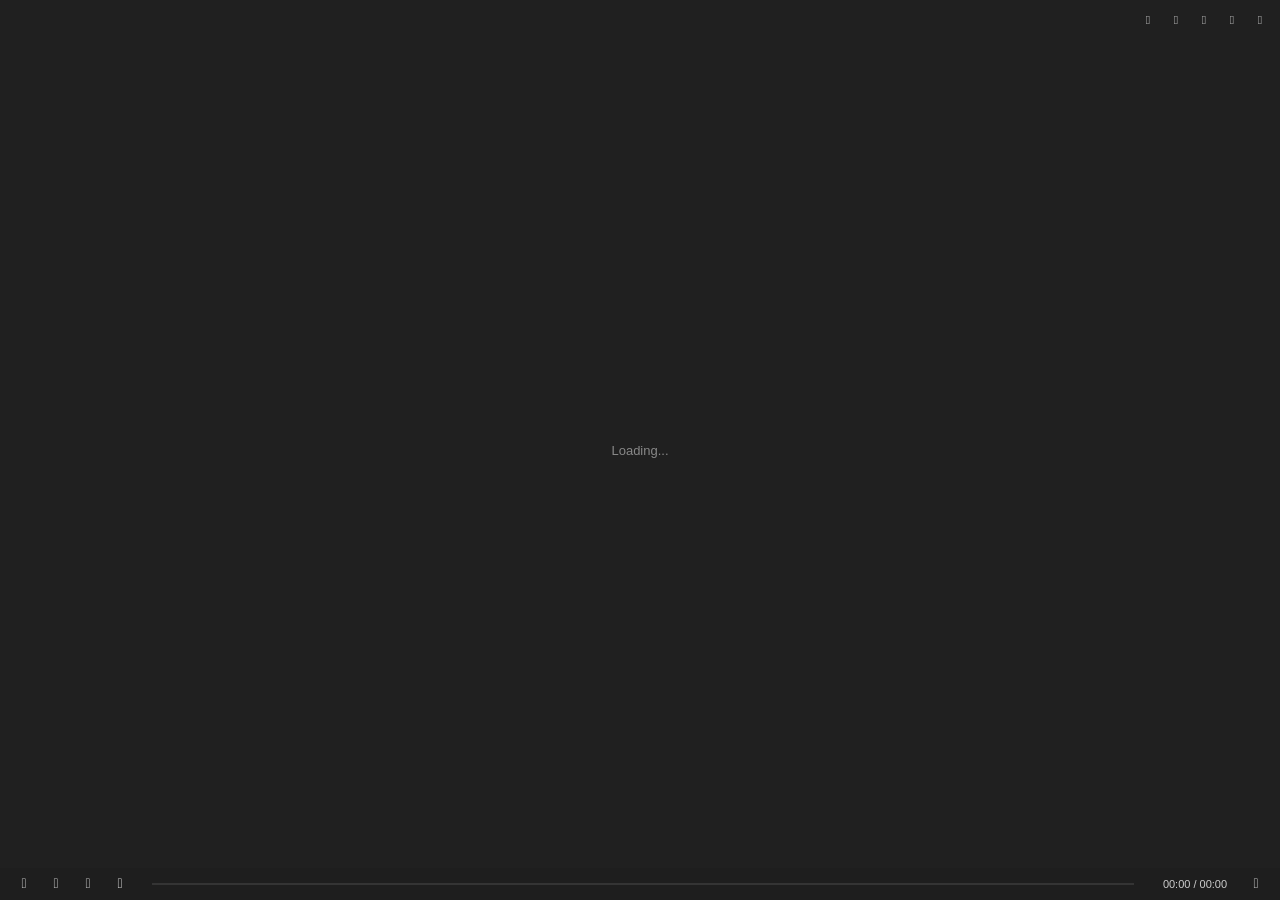
<file: Resources/Web/player.html>
<!DOCTYPE html>
<html>
<head>
    <meta charset="utf-8">
    <style>
        :root {
            --bg: #202020;
            --fg: #cccccc;
            --fg-alt: #888888;
            --accent: #e0e0e0;
            --control-bg: rgba(30,30,30,0.92);
        }
        * { margin: 0; padding: 0; box-sizing: border-box; }
        html, body {
            width: 100%; height: 100%; overflow: hidden;
            background: var(--bg); font-family: 'Segoe UI', sans-serif;
            user-select: none;
        }
        .icon { font-family: 'Segoe MDL2 Assets', 'Segoe Fluent Icons'; font-size: 14px; }

        #container {
            width: 100%; height: 100%;
            display: flex; align-items: center; justify-content: center;
            position: relative;
        }

        #bgLayer { position: absolute; inset: 0; z-index: 0; }
        #bgLayer.checker {
            background-color: #ffffff;
            background-image:
                linear-gradient(45deg, #e0e0e0 25%, transparent 25%),
                linear-gradient(-45deg, #e0e0e0 25%, transparent 25%),
                linear-gradient(45deg, transparent 75%, #e0e0e0 75%),
                linear-gradient(-45deg, transparent 75%, #e0e0e0 75%);
            background-size: 16px 16px;
            background-position: 0 0, 0 8px, 8px -8px, -8px 0;
        }
        #bgLayer.checker.dark {
            background-color: #2a2a2a;
            background-image:
                linear-gradient(45deg, #333 25%, transparent 25%),
                linear-gradient(-45deg, #333 25%, transparent 25%),
                linear-gradient(45deg, transparent 75%, #333 75%),
                linear-gradient(-45deg, transparent 75%, #333 75%);
        }
        #bgLayer.white { background: #ffffff; }
        #bgLayer.black { background: #000000; }
        #bgLayer.default { background: var(--bg); }

        #canvas {
            position: relative; z-index: 1;
        }

        #canvasWrap {
            display: flex; align-items: center; justify-content: center;
            width: 100%; height: 100%;
            overflow: hidden;
        }

        #zoomInfo {
            position: absolute; top: 50%; left: 50%;
            transform: translate(-50%, -50%);
            background: rgba(80,80,80,0.9); color: #fff;
            padding: 4px 14px; border-radius: 5px;
            font-size: 18px; pointer-events: none;
            opacity: 0; z-index: 20; transition: opacity 0.2s;
        }

        #topBar {
            position: absolute; top: 8px; right: 8px;
            display: flex; gap: 4px;
            z-index: 25; opacity: 1; transition: opacity 0.3s;
        }
        #topBar.hidden { opacity: 0; pointer-events: none; }
        #topBar .btn {
            width: 24px; height: 24px;
            background: transparent; border: none; color: var(--fg);
            cursor: pointer; display: flex; align-items: center; justify-content: center;
            border-radius: 2px; transition: background 0.1s;
        }
        #topBar .btn:hover { background: rgba(255,255,255,0.1); }
        #topBar .btn .icon { font-size: 12px; }

        #metaPanel {
            position: absolute; top: 36px; right: 8px;
            background: var(--control-bg);
            padding: 8px 12px; border-radius: 4px;
            color: var(--fg); font-size: 11px;
            line-height: 1.6; z-index: 21;
            display: none; max-width: 280px;
            max-height: 300px; overflow-y: auto;
        }
        #metaPanel.show { display: block; }
        #metaPanel .label { color: var(--fg-alt); }
        #metaPanel hr { border-color: rgba(255,255,255,0.1); margin: 4px 0; }
        #metaPanel .meta-row { display: flex; justify-content: space-between; }
        #metaPanel .meta-row .label { flex: 0 0 auto; }
        #metaPanel .meta-row .value { text-align: right; }
        #metaPanel .image-grid {
            display: grid; grid-template-columns: 1fr 1fr;
            gap: 2px 8px; margin-top: 4px;
        }
        #metaPanel .image-item {
            white-space: nowrap; overflow: hidden; text-overflow: ellipsis;
        }
        /* Custom scrollbar */
        #metaPanel::-webkit-scrollbar { width: 4px; }
        #metaPanel::-webkit-scrollbar-track { background: transparent; }
        #metaPanel::-webkit-scrollbar-thumb { background: rgba(255,255,255,0.2); border-radius: 2px; }
        #metaPanel::-webkit-scrollbar-thumb:hover { background: rgba(255,255,255,0.3); }

        #colorPicker {
            position: absolute; top: 36px; right: 8px;
            background: var(--control-bg);
            padding: 8px; border-radius: 4px;
            display: none; z-index: 21;
            flex-direction: column; gap: 6px;
        }
        #colorPicker.show { display: flex; }
        #colorPicker input[type="color"] {
            width: 100%; height: 28px; border: none;
            cursor: pointer; background: transparent;
        }
        .colorSwatches { display: flex; gap: 4px; }
        .swatch {
            width: 20px; height: 20px; border: 1px solid rgba(255,255,255,0.2);
            cursor: pointer; border-radius: 2px;
        }
        .swatch:hover { border-color: var(--fg); }

        #controls {
            position: absolute; bottom: 0; left: 0; right: 0;
            height: 32px; background: var(--control-bg);
            display: flex; align-items: center; padding: 0 8px;
            opacity: 1; transition: opacity 0.3s ease; z-index: 25;
        }
        #controls.hidden { opacity: 0; pointer-events: none; }

        .btn {
            background: transparent; border: none; color: var(--fg);
            width: 32px; height: 32px; cursor: pointer;
            display: flex; align-items: center; justify-content: center;
            border-radius: 4px; transition: all 0.15s; flex-shrink: 0;
            position: relative;
        }
        .btn:hover { background: rgba(255,255,255,0.1); }
        .btn:active { background: rgba(255,255,255,0.15); }
        .btn.active { color: var(--accent); }
        .btn.pinned {
            background: rgba(255,255,255,0.18);
            color: var(--accent);
            box-shadow: inset 0 -2px 0 var(--accent);
        }

        #progressWrap {
            flex: 1; height: 10px; margin: 0 6px;
            position: relative; cursor: pointer;
            display: flex; align-items: center;
        }
        #progressBg {
            position: absolute; left: 10px; right: 10px;
            height: 1px; background: rgba(255,255,255,0.2);
            top: 50%; transform: translateY(-50%);
        }
        #progressFill {
            position: absolute; left: 10px; width: 0;
            height: 1px; background: var(--fg);
            top: 50%; transform: translateY(-50%);
        }
        #progressThumb {
            position: absolute; left: 10px;
            width: 10px; height: 10px;
            border: 1px solid var(--fg); border-radius: 50%;
            background: transparent;
            top: 50%; transform: translate(-50%, -50%);
            opacity: 0; transition: opacity 0.15s, background 0.15s; z-index: 2;
        }
        #progressWrap:hover #progressThumb { opacity: 1; }
        #progressWrap.dragging #progressThumb { opacity: 1; background: var(--fg); }
        #progressWrap:hover #progressFill { height: 2px; }
        #progressWrap:hover #progressBg { height: 2px; }

        #time {
            color: var(--fg); font-size: 11px;
            font-family: 'Segoe UI', sans-serif;
            min-width: 90px; text-align: center;
            flex-shrink: 0; white-space: nowrap;
        }

        #volumeLayer {
            position: absolute; bottom: 32px; right: 8px;
            width: 130px; height: 32px;
            background: var(--control-bg);
            display: flex; align-items: center; justify-content: center;
            opacity: 0; pointer-events: none;
            transition: opacity 0.15s; z-index: 26;
        }
        #volumeLayer.show { opacity: 1; pointer-events: auto; }
        #volumeSlider {
            width: 110px; height: 4px;
            -webkit-appearance: none; appearance: none;
            background: rgba(255,255,255,0.2); outline: none;
            border-radius: 2px; cursor: pointer;
        }
        #volumeSlider::-webkit-slider-thumb {
            -webkit-appearance: none; width: 10px; height: 10px;
            background: var(--fg); border-radius: 50%; cursor: pointer;
        }

        #status {
            position: absolute; top: 50%; left: 50%;
            transform: translate(-50%, -50%);
            color: var(--fg-alt); font-size: 13px; z-index: 1;
        }

        #toast {
            position: absolute; bottom: 44px; left: 50%;
            transform: translateX(-50%);
            background: rgba(80,80,80,0.95); color: #fff;
            padding: 6px 16px; border-radius: 4px;
            font-size: 12px; pointer-events: none;
            opacity: 0; z-index: 30; transition: opacity 0.3s;
        }
        #toast.show { opacity: 1; }

        /* Debug & playback options popup */
        #optsMenu {
            position: absolute; top: 36px; right: 8px; width: 224px;
            background: var(--control-bg); border: 1px solid rgba(255,255,255,0.12);
            border-radius: 6px; padding: 8px 10px; color: var(--fg); font-size: 11px;
            display: none; flex-direction: column; gap: 7px; z-index: 22;
            box-shadow: 0 6px 18px rgba(0,0,0,0.45);
        }
        #optsMenu.show { display: flex; }
        .opt-row { display: flex; justify-content: space-between; align-items: center; gap: 6px; }
        .opt-row label { color: var(--fg-alt); font-size: 10px; white-space: nowrap; }
        .opt-pills { display: flex; gap: 3px; flex-wrap: wrap; justify-content: flex-end; }
        .opt-pill {
            padding: 2px 6px; border-radius: 3px; border: 1px solid rgba(255,255,255,0.15);
            background: transparent; color: var(--fg-alt); font-size: 10px; cursor: pointer;
        }
        .opt-pill:hover { color: var(--fg); border-color: rgba(255,255,255,0.3); }
        .opt-pill.active { background: rgba(255,255,255,0.16); color: var(--accent); border-color: var(--accent); }
        .opt-chk { accent-color: var(--accent); cursor: pointer; }
        .opt-range-inp {
            width: 46px; padding: 2px 4px; background: rgba(0,0,0,0.3);
            border: 1px solid rgba(255,255,255,0.18); border-radius: 3px;
            color: var(--fg); font-size: 10px; text-align: center; outline: none;
        }

        /* Unified Info & Performance overlay (bottom-right, transparent panel, resizable from top-left) */
        #perfOverlay {
            position: absolute; bottom: 42px; right: 10px;
            width: 256px; min-width: 216px; max-width: 420px;
            min-height: 168px; max-height: calc(100% - 82px);
            background: rgba(16, 16, 16, 0.16);
            border: 1px solid rgba(255,255,255,0.12);
            border-radius: 6px; padding: 8px 10px;
            color: #f4f4f4; font-size: 10px;
            font-family: 'Segoe UI', sans-serif;
            text-shadow: 0 1px 3px rgba(0,0,0,0.95), 0 0 6px rgba(0,0,0,0.85);
            z-index: 18; display: none;
            flex-direction: column; overflow: hidden;
            transition: background 0.18s ease;
        }
        #perfOverlay:hover { background: rgba(16, 16, 16, 0.44); }
        #perfOverlay.show { display: flex; }
        #perfDot {
            display: inline-block; width: 6px; height: 6px; border-radius: 50%;
            background: #66bb6a; margin-right: 5px; vertical-align: middle;
            box-shadow: 0 0 4px rgba(102,187,106,0.7);
        }
        #btnCopyPerf {
            background: transparent; border: none; color: rgba(255,255,255,0.55);
            cursor: pointer; font-size: 10px; padding: 1px 3px; border-radius: 3px;
            font-family: 'Segoe MDL2 Assets', 'Segoe Fluent Icons';
        }
        #btnCopyPerf:hover { color: #ffffff; background: rgba(255,255,255,0.12); }
        #perfResizeHandle {
            position: absolute; top: 0; left: 0;
            width: 12px; height: 12px; cursor: nwse-resize;
            z-index: 3; opacity: 0.45; transition: opacity 0.15s;
        }
        #perfResizeHandle::before {
            content: ''; position: absolute; top: 3px; left: 3px;
            width: 6px; height: 6px;
            border-top: 2px solid rgba(255,255,255,0.75);
            border-left: 2px solid rgba(255,255,255,0.75);
            border-top-left-radius: 1px;
        }
        #perfResizeL {
            position: absolute; top: 12px; left: 0; bottom: 0; width: 6px;
            cursor: ew-resize; z-index: 2;
        }
        #perfResizeT {
            position: absolute; top: 0; left: 12px; right: 28px; height: 6px;
            cursor: ns-resize; z-index: 2;
        }
        #perfOverlay:hover #perfResizeHandle { opacity: 1; }
        #perfHeader {
            display: flex; justify-content: space-between; align-items: center;
            margin-bottom: 5px; cursor: grab; color: #d8d8d8;
            font-size: 10px; font-weight: 600; flex-shrink: 0;
            padding-left: 6px; gap: 6px;
        }
        #perfHeader:active { cursor: grabbing; }
        #perfDragGrip {
            font-size: 11px; color: rgba(255,255,255,0.45);
            letter-spacing: -1px; cursor: grab; transition: color 0.15s;
        }
        #perfHeader:hover #perfDragGrip { color: #ffffff; }
        #perfMetaGrid {
            display: grid; grid-template-columns: repeat(4, 1fr);
            gap: 4px 8px; margin-bottom: 6px;
            padding: 2px 2px 6px 2px; border-bottom: 1px solid rgba(255,255,255,0.18);
            flex-shrink: 0;
        }
        .pm-cell { display: flex; flex-direction: column; min-width: 0; }
        .pm-k { font-size: 9px; color: #cccccc; white-space: nowrap; }
        .pm-v { font-size: 11px; font-weight: 600; color: #ffffff; font-family: 'Consolas', 'Segoe UI', monospace; white-space: nowrap; }
        .pm-sub {
            grid-column: 1 / -1; display: flex; justify-content: space-between;
            font-size: 9px; color: #dcdcdc; padding-top: 2px;
        }
        #perfChart {
            width: 100%; flex: 1; min-height: 28px; display: block;
            background: transparent; border-radius: 2px;
            margin-bottom: 4px;
            filter: drop-shadow(0 1px 2px rgba(0,0,0,0.9));
        }
        .perf-row {
            display: grid; grid-template-columns: 46px 1fr 1fr 1fr;
            gap: 2px; line-height: 1.45; flex-shrink: 0;
            font-family: 'Consolas', 'Segoe UI', monospace;
        }
        .perf-row .p-name { color: #d0d0d0; font-family: 'Segoe UI', sans-serif; }
        .perf-row .p-val { text-align: right; color: #ffffff; }

        /* File structure single panel (independent, sortable, resizable, inline edit) */
        #structPanel {
            position: absolute; top: 36px; right: 8px; bottom: 42px;
            width: 336px; min-width: 260px; max-width: 520px;
            background: var(--control-bg);
            border: 1px solid rgba(255,255,255,0.1);
            border-radius: 6px; color: var(--fg); font-size: 11px;
            z-index: 21; display: none; flex-direction: column;
            box-shadow: 0 6px 20px rgba(0,0,0,0.45);
        }
        #structPanel.show { display: flex; }
        #structResizeL {
            position: absolute; top: 0; left: 0; bottom: 0; width: 6px;
            cursor: ew-resize; z-index: 3;
        }
        #structResizeL:hover { background: rgba(255,255,255,0.18); border-top-left-radius: 6px; border-bottom-left-radius: 6px; }
        .struct-top {
            display: flex; align-items: center; gap: 6px;
            padding: 8px 10px; border-bottom: 1px solid rgba(255,255,255,0.08);
            flex-shrink: 0; font-weight: 600;
        }
        #structTitle { flex-shrink: 0; font-size: 12px; }
        #structSearch {
            flex: 1; min-width: 0; padding: 3px 8px;
            background: rgba(0,0,0,0.25); border: 1px solid rgba(255,255,255,0.12);
            border-radius: 4px; color: var(--fg); font-size: 11px; outline: none;
        }
        #structSearch:focus { border-color: var(--accent); }
        #btnStructClose {
            width: 20px; height: 20px; border: none; background: transparent;
            color: var(--fg-alt); cursor: pointer; border-radius: 4px;
            display: flex; align-items: center; justify-content: center; font-size: 12px;
            flex-shrink: 0;
        }
        #btnStructClose:hover { background: rgba(255,255,255,0.1); color: var(--fg); }
        .struct-reset {
            background: transparent; border: 1px solid rgba(255,255,255,0.2);
            color: var(--fg-alt); border-radius: 4px; padding: 2px 6px;
            font-size: 10px; cursor: pointer; flex-shrink: 0; white-space: nowrap;
        }
        .struct-reset:hover { color: var(--accent); border-color: var(--accent); }
        .struct-header {
            display: grid; grid-template-columns: 1fr 48px 66px 54px;
            gap: 6px; padding: 6px 12px;
            background: rgba(255,255,255,0.03);
            border-bottom: 1px solid rgba(255,255,255,0.08);
            font-size: 10px; color: var(--fg-alt); flex-shrink: 0;
        }
        .struct-col {
            cursor: pointer; user-select: none; white-space: nowrap;
            overflow: hidden; text-overflow: ellipsis;
        }
        .struct-col:hover { color: var(--fg); }
        .struct-col.num { text-align: right; }
        .struct-col.sorted { color: var(--accent); }
        .struct-body {
            flex: 1; overflow-y: auto; padding: 4px 6px;
        }
        .struct-body::-webkit-scrollbar { width: 4px; }
        .struct-body::-webkit-scrollbar-track { background: transparent; }
        .struct-body::-webkit-scrollbar-thumb { background: rgba(255,255,255,0.2); border-radius: 2px; }
        .s-row {
            display: grid; grid-template-columns: 1fr 48px 66px 54px;
            gap: 6px; align-items: center; min-height: 26px; padding: 3px 6px;
            border-radius: 5px; cursor: pointer; margin-bottom: 1px;
            transition: background 0.12s;
        }
        .s-row:hover { background: rgba(255,255,255,0.07); }
        .s-row.selected { background: rgba(255,255,255,0.16); color: #fff; }
        .s-name {
            white-space: nowrap; overflow: hidden; text-overflow: ellipsis;
        }
        .s-type {
            font-size: 9px; padding: 2px 5px; border-radius: 4px;
            background: rgba(255,255,255,0.08); color: #b8c4d0;
            text-align: center; white-space: nowrap; font-weight: 500;
        }
        .s-type.t-sprite { background: rgba(118,185,237,0.14); color: #e0e0e0; }
        .s-type.t-image { background: rgba(78,201,176,0.14); color: #4ec9b0; }
        .s-type.t-audio { background: rgba(218,112,214,0.15); color: #e28ce0; }
        .s-num {
            text-align: right; font-family: 'Consolas', monospace;
            font-size: 10px; color: var(--fg-alt); white-space: nowrap;
        }
        .s-inline-edit {
            padding: 6px 8px; margin: 2px 2px 4px 2px;
            background: rgba(0,0,0,0.25); border-radius: 5px;
            border-left: 2px solid var(--accent);
            display: flex; flex-direction: column; gap: 5px;
        }
        .s-inline-row { display: flex; gap: 4px; align-items: center; }
        .s-inline-edit input[type="text"] {
            flex: 1; padding: 3px 6px; background: rgba(0,0,0,0.35);
            border: 1px solid rgba(255,255,255,0.18); border-radius: 4px;
            color: var(--fg); font-size: 11px; outline: none; min-width: 0;
        }
        .s-inline-edit input[type="text"]:focus { border-color: var(--accent); }
        .insp-btn {
            padding: 3px 8px; background: rgba(255,255,255,0.16);
            border: 1px solid var(--accent); border-radius: 4px;
            color: var(--accent); cursor: pointer; font-size: 10px; white-space: nowrap;
        }
        .insp-btn:hover { background: rgba(255,255,255,0.24); }
        .struct-footer {
            padding: 6px 10px; border-top: 1px solid rgba(255,255,255,0.08);
            font-size: 10px; color: var(--fg-alt); flex-shrink: 0;
            display: flex; flex-wrap: wrap; gap: 4px; align-items: center;
        }
        .sf-tag {
            padding: 1px 6px; border-radius: 3px;
            background: rgba(255,255,255,0.07); color: var(--fg);
            font-size: 10px; white-space: nowrap;
        }
    </style>
</head>
<body>
    <div id="container">
        <div id="bgLayer" class="default"></div>
        <div id="canvasWrap">
            <canvas id="canvas"></canvas>
        </div>
        <div id="zoomInfo"></div>
        <div id="toast"></div>

        <div id="topBar">
            <button class="btn" id="btnStruct" title="文件结构 (F)">
                <span class="icon">&#xE8FD;</span>
            </button>
            <button class="btn" id="btnMeta" title="文件信息与性能监控 (L)">
                <span class="icon">&#xE946;</span>
            </button>
            <button class="btn" id="btnSave" title="保存为PNG">
                <span class="icon">&#xE74B;</span>
            </button>
            <button class="btn" id="btnBg" title="切换背景">
                <span class="icon">&#xEF1F;</span>
            </button>
            <button class="btn" id="btnOpts" title="播放与调试选项">
                <span class="icon">&#xE713;</span>
            </button>
        </div>
        <div id="optsMenu">
            <div class="opt-row"><label id="lblOptReverse">倒放</label><input type="checkbox" id="chkReverse" class="opt-chk"></div>
            <div class="opt-row"><label id="lblOptFillMode">停帧模式</label><div class="opt-pills" id="grpFillMode"><button class="opt-pill active" data-val="Forward" id="optFwd">停在末帧</button><button class="opt-pill" data-val="Backward" id="optBwd">停在首帧</button></div></div>
            <div class="opt-row"><label id="lblOptContentMode">填充模式</label><div class="opt-pills" id="grpContentMode"><button class="opt-pill active" data-val="AspectFit" id="optCmFit">适应</button><button class="opt-pill" data-val="AspectFill" id="optCmZoom">裁剪</button><button class="opt-pill" data-val="Fill" id="optCmFill">拉伸</button></div></div>
            <div class="opt-row">
                <label id="lblOptRange">区间播放</label>
                <div class="opt-pills">
                    <input type="number" id="rngStart" class="opt-range-inp" min="0" value="0">
                    <span style="color:var(--fg-alt)">-</span>
                    <input type="number" id="rngEnd" class="opt-range-inp" min="0" value="0">
                </div>
            </div>
            <div class="opt-row" style="justify-content:flex-end;gap:4px">
                <button class="insp-btn" id="btnApplyRange">应用</button>
                <button class="insp-btn" id="btnResetRange">全片</button>
            </div>
        </div>
        <div id="structPanel">
            <div id="structResizeL"></div>
            <div class="struct-top">
                <span id="structTitle">文件结构</span>
                <input type="text" id="structSearch" placeholder="搜索键名...">
                <button class="struct-reset" id="btnResetDynTop">重置动态元素</button>
                <button id="btnStructClose" title="关闭">&#x2715;</button>
            </div>
            <div class="struct-header" id="structHeader">
                <div class="struct-col" data-sort="name" id="colName">名称 / 键名</div>
                <div class="struct-col" data-sort="type" id="colType">类型</div>
                <div class="struct-col num" data-sort="size" id="colSize">尺寸</div>
                <div class="struct-col num" data-sort="bytes" id="colBytes">大小</div>
            </div>
            <div class="struct-body" id="structBody"></div>
            <div class="struct-footer" id="structFooter">提示：点击表头可排序，双击行可替换图片/文本</div>
        </div>
        <div id="perfOverlay">
            <div id="perfResizeHandle"></div>
            <div id="perfResizeL"></div>
            <div id="perfResizeT"></div>
            <div id="perfHeader">
                <span><span id="perfDot"></span><span id="perfTitle">文件信息与性能</span></span>
                <span id="perfFrameLabel">0 / 0</span>
                <button id="btnCopyPerf" title="复制摘要">&#xE8C8;</button>
                <span id="perfDragGrip">&#x22EE;&#x22EE;</span>
            </div>
            <div id="perfMetaGrid"></div>
            <canvas id="perfChart" width="232" height="48"></canvas>
            <div class="perf-row"><span class="p-name" id="pFpsLabel">帧率</span><span class="p-val" id="pFpsCur">0</span><span class="p-val" id="pFpsAvg">平均 0</span><span class="p-val" id="pFpsMin">最低 0</span></div>
            <div class="perf-row"><span class="p-name" id="pFlushLabel">帧耗时</span><span class="p-val" id="pFlushCur">0ms</span><span class="p-val" id="pFlushAvg">平均 0</span><span class="p-val" id="pFlushMax">最高 0</span></div>
        </div>
        <div id="colorPicker">
            <div class="colorSwatches">
                <div class="swatch" data-bg="default" style="background:var(--bg)" title="默认"></div>
                <div class="swatch" data-bg="checker" style="background:repeating-conic-gradient(#e0e0e0 0% 25%, #fff 0% 50%) 50%/8px 8px" title="棋盘格"></div>
                <div class="swatch" data-bg="white" style="background:#fff" title="白色"></div>
                <div class="swatch" data-bg="black" style="background:#000" title="黑色"></div>
            </div>
            <input type="color" id="customColor" value="#202020" title="自定义颜色">
        </div>

        <div id="controls">
            <button class="btn" id="btnPlayPause" title="播放 / 暂停">
                <span class="icon">&#xE768;</span>
            </button>
            <button class="btn" id="btnPrevFrame" title="上一帧">
                <span class="icon">&#xE76B;</span>
            </button>
            <button class="btn" id="btnNextFrame" title="下一帧">
                <span class="icon">&#xE76C;</span>
            </button>
            <button class="btn active" id="btnLoop" title="循环">
                <span class="icon">&#xE777;</span>
            </button>
            <div id="progressWrap">
                <div id="progressBg"></div>
                <div id="progressFill"></div>
                <div id="progressThumb"></div>
            </div>
            <span id="time">00:00 / 00:00</span>
            <button class="btn" id="btnMute" title="音量">
                <span class="icon" id="volumeIcon">&#xE767;</span>
            </button>
        </div>
        <div id="volumeLayer">
            <input type="range" id="volumeSlider" min="0" max="100" value="100" step="1">
        </div>
        <div id="status"></div>
    </div>

    <!-- JSZip for SVGA 1.x support (both required by SVGAPlayer-Web) -->
    <script src="https://assets.local/jszip.min.js"></script>
    <script src="https://assets.local/jszip-utils.min.js"></script>
    <!-- SVGAPlayer-Web -->
    <script src="https://assets.local/svga.min.js"></script>

    <script>
    (function() {
        // --- i18n ---
        var _defaultT = {
            'BTN_PlayPause': {zh:'播放 / 暂停',en:'Play / Pause'},
            'BTN_Loop': {zh:'循环',en:'Loop'},
            'BTN_Volume': {zh:'音量',en:'Volume'},
            'BTN_Meta': {zh:'文件信息与性能监控 (L)',en:'Info & Performance (L)'},
            'BTN_Save': {zh:'保存为PNG',en:'Save as PNG'},
            'BTN_Background': {zh:'切换背景',en:'Background'},
            'BTN_PrevFrame': {zh:'上一帧',en:'Previous frame'},
            'BTN_NextFrame': {zh:'下一帧',en:'Next frame'},
            'BTN_Struct': {zh:'文件结构 (F)',en:'File Structure (F)'},
            'TAB_Structure': {zh:'文件结构',en:'File Structure'},
            'TAB_Inspector': {zh:'图层详情',en:'Layer Inspector'},
            'BG_Default': {zh:'默认',en:'Default'},
            'BG_Checker': {zh:'棋盘格',en:'Checkerboard'},
            'BG_White': {zh:'白色',en:'White'},
            'BG_Black': {zh:'黑色',en:'Black'},
            'BG_Custom': {zh:'自定义颜色',en:'Custom color'},
            'STATUS_Loading': {zh:'加载中...',en:'Loading...'},
            'STATUS_InitSDK': {zh:'加载 SVGA SDK...',en:'Loading SVGA SDK...'},
            'STATUS_Decoding': {zh:'解码中...',en:'Decoding...'},
            'STATUS_InvalidFile': {zh:'无效的SVGA文件',en:'Invalid SVGA file'},
            'STATUS_Error': {zh:'错误',en:'Error'},
            'TOAST_Saved': {zh:'已保存',en:'Saved'},
            'TOAST_Copied': {zh:'已复制',en:'Copied'},
            'TOAST_SaveFailed': {zh:'保存失败',en:'Save failed'},
            'META_Width': {zh:'宽度',en:'Width'},
            'META_Height': {zh:'高度',en:'Height'},
            'META_Frames': {zh:'总帧数',en:'Frames'},
            'META_FPS': {zh:'帧率',en:'FPS'},
            'META_Sprites': {zh:'精灵数',en:'Sprites'},
            'META_Images': {zh:'图片数',en:'Images'},
            'META_Version': {zh:'版本',en:'Version'},
            'META_Duration': {zh:'时长',en:'Duration'},
            'META_FileSize': {zh:'文件大小',en:'File Size'},
            'META_Memory': {zh:'资源内存',en:'Memory'},
            'META_Audios': {zh:'音频数',en:'Audios'},
            'PERF_Title': {zh:'文件信息与性能',en:'Info & Performance'},
            'PERF_FPS': {zh:'帧率',en:'FPS'},
            'PERF_FrameTime': {zh:'帧耗时',en:'Frame'},
            'PERF_Avg': {zh:'平均',en:'AVG'},
            'PERF_Min': {zh:'最低',en:'MIN'},
            'PERF_Max': {zh:'最高',en:'MAX'},
            'TREE_Sprites': {zh:'精灵图层',en:'Sprites'},
            'TREE_Images': {zh:'图片资源',en:'Images'},
            'TREE_Audios': {zh:'音频轨道',en:'Audios'},
            'INSP_Empty': {zh:'点击文件结构中的精灵或图片查看详情并测试动态替换',en:'Select a sprite or image in File Structure to inspect or test dynamic replacement'},
            'INSP_Key': {zh:'资源键',en:'Key'},
            'INSP_ImageKey': {zh:'图片键',en:'Image Key'},
            'INSP_MatteKey': {zh:'遮罩键',en:'Matte Key'},
            'INSP_KeyFrames': {zh:'关键帧',en:'Keyframes'},
            'INSP_Size': {zh:'尺寸',en:'Size'},
            'INSP_Bytes': {zh:'大小',en:'Bytes'},
            'INSP_ReplaceImage': {zh:'替换图片...',en:'Replace Image...'},
            'INSP_ApplyText': {zh:'应用动态文本',en:'Apply Text'},
            'INSP_ResetDynamic': {zh:'重置动态元素',en:'Reset Dynamic'},
            'TOAST_ImageUpdated': {zh:'图片已替换',en:'Image replaced'},
            'TOAST_TextUpdated': {zh:'文本已更新',en:'Text updated'},
            'TOAST_DynamicReset': {zh:'已重置动态元素',en:'Dynamic elements reset'},
            'COL_Name': {zh:'名称 / 键名',en:'Name / Key'},
            'COL_Type': {zh:'类型',en:'Type'},
            'COL_Size': {zh:'尺寸',en:'Size'},
            'COL_Bytes': {zh:'大小',en:'Bytes'},
            'TYPE_Sprite': {zh:'精灵',en:'Sprite'},
            'TYPE_Image': {zh:'图片',en:'Image'},
            'TYPE_Audio': {zh:'音频',en:'Audio'},
            'STRUCT_Hint': {zh:'提示：点击表头可排序，双击行可替换图片/文本',en:'Tip: Click headers to sort, double-click row to edit'},
            'STRUCT_Search': {zh:'搜索键名...',en:'Filter by key...'},
            'BTN_CopyMeta': {zh:'复制摘要',en:'Copy summary'},
            'BTN_Opts': {zh:'播放与调试选项',en:'Playback & Debug Options'},
            'OPT_Reverse': {zh:'倒放',en:'Reverse'},
            'OPT_FillMode': {zh:'停帧模式',en:'Fill Mode'},
            'OPT_Forward': {zh:'停在末帧',en:'Forward'},
            'OPT_Backward': {zh:'停在首帧',en:'Backward'},
            'OPT_ContentMode': {zh:'填充模式',en:'Content Mode'},
            'OPT_Range': {zh:'区间播放',en:'Frame Range'},
            'OPT_ApplyRange': {zh:'应用',en:'Apply'},
            'OPT_ResetRange': {zh:'全片',en:'Full'},
            'SCALE_Fit': {zh:'适应',en:'Fit'},
            'SCALE_Zoom': {zh:'裁剪',en:'Zoom'},
            'SCALE_Fill': {zh:'拉伸',en:'Fill'},
            'INSP_TextPlaceholder': {zh:'输入替换文本...',en:'Enter text...'}
        };
        var lang = (navigator.language || 'zh').startsWith('zh') ? 'zh' : 'en';
        var _t = _defaultT;
        function T(key) { var v = _t[key]; return v ? (v[lang] || v.zh || '') : key; }

        var statusEl = document.getElementById('status');
        var canvas = document.getElementById('canvas');
        var bgLayer = document.getElementById('bgLayer');
        var controls = document.getElementById('controls');
        var topBar = document.getElementById('topBar');
        var btnPlay = document.getElementById('btnPlayPause');
        var btnLoop = document.getElementById('btnLoop');
        var btnMute = document.getElementById('btnMute');
        var btnBg = document.getElementById('btnBg');
        var btnOpts = document.getElementById('btnOpts');
        var optsMenu = document.getElementById('optsMenu');
        var btnMeta = document.getElementById('btnMeta');
        var btnSave = document.getElementById('btnSave');
        var btnPrevFrame = document.getElementById('btnPrevFrame');
        var btnNextFrame = document.getElementById('btnNextFrame');
        var btnStruct = document.getElementById('btnStruct');
        var structPanel = document.getElementById('structPanel');
        var structBody = document.getElementById('structBody');
        var structTitle = document.getElementById('structTitle');
        var structSearch = document.getElementById('structSearch');
        var btnStructClose = document.getElementById('btnStructClose');
        var structResizeL = document.getElementById('structResizeL');
        var btnResetDynTop = document.getElementById('btnResetDynTop');
        var structFooter = document.getElementById('structFooter');
        var colName = document.getElementById('colName');
        var colType = document.getElementById('colType');
        var colSize = document.getElementById('colSize');
        var colBytes = document.getElementById('colBytes');
        var perfOverlay = document.getElementById('perfOverlay');
        var perfHeader = document.getElementById('perfHeader');
        var perfMetaGrid = document.getElementById('perfMetaGrid');
        var perfChart = document.getElementById('perfChart');
        var perfFrameLabel = document.getElementById('perfFrameLabel');
        var perfTitle = document.getElementById('perfTitle');
        var perfDot = document.getElementById('perfDot');
        var btnCopyPerf = document.getElementById('btnCopyPerf');
        var pFpsLabel = document.getElementById('pFpsLabel');
        var pFlushLabel = document.getElementById('pFlushLabel');
        var zoomInfoEl = document.getElementById('zoomInfo');
        var colorPicker = document.getElementById('colorPicker');
        var customColor = document.getElementById('customColor');
        var volumeIcon = document.getElementById('volumeIcon');
        var volumeLayer = document.getElementById('volumeLayer');
        var volumeSlider = document.getElementById('volumeSlider');
        var progressWrap = document.getElementById('progressWrap');
        var progressFill = document.getElementById('progressFill');
        var progressThumb = document.getElementById('progressThumb');
        var timeEl = document.getElementById('time');
        var toastEl = document.getElementById('toast');

        var player = null;
        var parser = null;
        var svgaData = null;
        var isPlaying = false, isLooping = true, isDragging = false;
        var totalFrames = 0, fps = 20, currentFrame = 0, fileSize = 0;
        var hideTimer = null;
        var volume = 1.0;
        var isMuted = false;
        var svgaMeta = null;
        var currentFps = 0;
        var perfVisible = false;
        var structVisible = false;
        var perfHistory = [];
        var PERF_MAX_SAMPLES = 64;
        var perfDrag = { active: false, startX: 0, startY: 0, origLeft: 0, origTop: 0 };
        var perfResize = { mode: '', startX: 0, startY: 0, origW: 0, origH: 0, rightX: 0, bottomY: 0 };
        var perfResizeHandle = document.getElementById('perfResizeHandle');
        var perfResizeL = document.getElementById('perfResizeL');
        var perfResizeT = document.getElementById('perfResizeT');
        var SAFE_TOP = 36, SAFE_BOTTOM = 42, SAFE_SIDE = 8, MIN_PERF_W = 216, MIN_PERF_H = 168;
        var selectedItem = null;
        var structNodeList = [];

        window.applyI18n = function() {
            lang = window.__lang || lang;
            _t = Object.assign({}, _defaultT, window.__translations || {});
            btnPlay.title = T('BTN_PlayPause');
            btnLoop.title = T('BTN_Loop');
            btnMute.title = T('BTN_Volume');
            btnMeta.title = T('BTN_Meta');
            btnSave.title = T('BTN_Save');
            btnBg.title = T('BTN_Background');
            if (btnPrevFrame) btnPrevFrame.title = T('BTN_PrevFrame');
            if (btnNextFrame) btnNextFrame.title = T('BTN_NextFrame');
            if (btnStruct) btnStruct.title = T('BTN_Struct');
            if (structTitle) structTitle.textContent = T('TAB_Structure');
            if (structSearch) structSearch.placeholder = T('STRUCT_Search');
            if (btnResetDynTop) btnResetDynTop.textContent = T('INSP_ResetDynamic');
            if (structFooter && !selectedItem) structFooter.textContent = T('STRUCT_Hint');
            if (perfTitle) perfTitle.textContent = T('PERF_Title');
            if (btnCopyPerf) btnCopyPerf.title = T('BTN_CopyMeta');
            if (btnOpts) btnOpts.title = T('BTN_Opts');
            var elMap = {
                lblOptReverse: 'OPT_Reverse', lblOptFillMode: 'OPT_FillMode', optFwd: 'OPT_Forward',
                optBwd: 'OPT_Backward', lblOptContentMode: 'OPT_ContentMode', lblOptRange: 'OPT_Range',
                btnApplyRange: 'OPT_ApplyRange', btnResetRange: 'OPT_ResetRange',
                optCmFit: 'SCALE_Fit', optCmZoom: 'SCALE_Zoom', optCmFill: 'SCALE_Fill'
            };
            for (var eid in elMap) { var e = document.getElementById(eid); if (e) e.textContent = T(elMap[eid]); }
            if (pFpsLabel) pFpsLabel.textContent = T('PERF_FPS');
            if (pFlushLabel) pFlushLabel.textContent = T('PERF_FrameTime');
            document.querySelector('.swatch[data-bg="default"]').title = T('BG_Default');
            document.querySelector('.swatch[data-bg="checker"]').title = T('BG_Checker');
            document.querySelector('.swatch[data-bg="white"]').title = T('BG_White');
            document.querySelector('.swatch[data-bg="black"]').title = T('BG_Black');
            customColor.title = T('BG_Custom');
            statusEl.textContent = T('STATUS_Loading');
            if (svgaMeta) {
                updateMetaPanel();
                refreshStructureTree();
            }
        };
        applyI18n();

        // --- Toast ---
        var toastTimer = null;
        function showToast(msg) {
            toastEl.textContent = msg;
            toastEl.classList.add('show');
            if (toastTimer) clearTimeout(toastTimer);
            toastTimer = setTimeout(function() { toastEl.classList.remove('show'); }, 1500);
        }

        // --- Unified Info & Performance Overlay ---
        function setPerfVisible(show) {
            perfVisible = show;
            perfOverlay.classList.toggle('show', perfVisible);
            if (perfVisible) { clampPerfOverlay(); drawPerfChart(); }
        }

        function clampPerfOverlay() {
            if (!perfOverlay || !perfVisible) return;
            var cw = document.documentElement.clientWidth;
            var ch = document.documentElement.clientHeight;
            var availH = Math.max(100, ch - SAFE_TOP - SAFE_BOTTOM);
            var rect = perfOverlay.getBoundingClientRect();
            if (rect.width === 0) return;
            var w = Math.max(MIN_PERF_W, Math.min(rect.width, Math.max(MIN_PERF_W, cw - SAFE_SIDE * 2)));
            var h = Math.min(Math.max(rect.height, MIN_PERF_H), availH);
            perfOverlay.style.width = w + 'px';
            if (perfOverlay.style.height) perfOverlay.style.height = h + 'px';
            if (perfOverlay.style.left && perfOverlay.style.left !== 'auto') {
                var curH = perfOverlay.getBoundingClientRect().height;
                var l = Math.max(SAFE_SIDE, Math.min(cw - w - SAFE_SIDE, parseFloat(perfOverlay.style.left) || rect.left));
                var t = Math.max(SAFE_TOP, Math.min(ch - curH - SAFE_BOTTOM, parseFloat(perfOverlay.style.top) || rect.top));
                perfOverlay.style.left = l + 'px';
                perfOverlay.style.top = t + 'px';
            } else {
                var curH2 = perfOverlay.getBoundingClientRect().height;
                var r = Math.max(SAFE_SIDE, Math.min(cw - w - SAFE_SIDE, parseFloat(perfOverlay.style.right) || 10));
                var b = Math.max(SAFE_BOTTOM, Math.min(ch - curH2 - SAFE_TOP, parseFloat(perfOverlay.style.bottom) || SAFE_BOTTOM));
                perfOverlay.style.right = r + 'px';
                perfOverlay.style.bottom = b + 'px';
            }
        }

        function startPerfResize(mode, e) {
            if (e.button !== 0) return;
            e.stopPropagation();
            e.preventDefault();
            var rect = perfOverlay.getBoundingClientRect();
            var cw = document.documentElement.clientWidth;
            var ch = document.documentElement.clientHeight;
            var safeBottomEdge = Math.min(rect.bottom, ch - SAFE_BOTTOM);
            perfOverlay.style.left = 'auto';
            perfOverlay.style.top = 'auto';
            perfOverlay.style.right = Math.max(SAFE_SIDE, cw - rect.right) + 'px';
            perfOverlay.style.bottom = Math.max(SAFE_BOTTOM, ch - safeBottomEdge) + 'px';
            perfResize.mode = mode;
            perfResize.startX = e.clientX;
            perfResize.startY = e.clientY;
            perfResize.origW = rect.width;
            perfResize.origH = rect.height;
            perfResize.rightX = rect.right;
            perfResize.bottomY = safeBottomEdge;
        }
        if (perfResizeHandle) perfResizeHandle.addEventListener('mousedown', function(e) { startPerfResize('nw', e); });
        if (perfResizeL) perfResizeL.addEventListener('mousedown', function(e) { startPerfResize('w', e); });
        if (perfResizeT) perfResizeT.addEventListener('mousedown', function(e) { startPerfResize('n', e); });

        document.addEventListener('mousemove', function(e) {
            if (!perfResize.mode) return;
            var maxW = Math.min(420, perfResize.rightX - SAFE_SIDE);
            var maxH = Math.min(340, perfResize.bottomY - SAFE_TOP);
            if (perfResize.mode === 'nw' || perfResize.mode === 'w') {
                var newW = Math.max(MIN_PERF_W, Math.min(maxW, perfResize.origW + (perfResize.startX - e.clientX)));
                perfOverlay.style.width = newW + 'px';
            }
            if (perfResize.mode === 'nw' || perfResize.mode === 'n') {
                var newH = Math.max(MIN_PERF_H, Math.min(maxH, perfResize.origH + (perfResize.startY - e.clientY)));
                perfOverlay.style.height = newH + 'px';
            }
            drawPerfChart();
        });
        document.addEventListener('mouseup', function() { perfResize.mode = ''; });
        window.addEventListener('resize', function() { clampPerfOverlay(); drawPerfChart(); });

        if (perfHeader) {
            perfHeader.addEventListener('mousedown', function(e) {
                if (e.button !== 0) return;
                e.stopPropagation();
                var rect = perfOverlay.getBoundingClientRect();
                perfOverlay.style.right = 'auto';
                perfOverlay.style.bottom = 'auto';
                perfOverlay.style.left = rect.left + 'px';
                perfOverlay.style.top = rect.top + 'px';
                perfDrag.active = true;
                perfDrag.startX = e.clientX;
                perfDrag.startY = e.clientY;
                perfDrag.origLeft = rect.left;
                perfDrag.origTop = rect.top;
            });
            document.addEventListener('mousemove', function(e) {
                if (!perfDrag.active) return;
                var cw = document.documentElement.clientWidth;
                var ch = document.documentElement.clientHeight;
                var rect = perfOverlay.getBoundingClientRect();
                var w = rect.width || 256;
                var h = rect.height || MIN_PERF_H;
                var nx = Math.max(SAFE_SIDE, Math.min(cw - w - SAFE_SIDE, perfDrag.origLeft + e.clientX - perfDrag.startX));
                var ny = Math.max(SAFE_TOP, Math.min(ch - h - SAFE_BOTTOM, perfDrag.origTop + e.clientY - perfDrag.startY));
                perfOverlay.style.left = nx + 'px';
                perfOverlay.style.top = ny + 'px';
            });
            document.addEventListener('mouseup', function() { perfDrag.active = false; });
        }

        function updateMetaPanel() {
            if (!svgaMeta || !perfMetaGrid) return;
            var dur = svgaMeta.fps > 0 ? (svgaMeta.frames / svgaMeta.fps).toFixed(2) : '-';
            var fileSizeStr = '-';
            if (fileSize > 0) {
                var fmb = fileSize / (1024 * 1024);
                fileSizeStr = fmb >= 1 ? fmb.toFixed(2) + 'MB' : (fileSize / 1024).toFixed(0) + 'KB';
            }
            var memStr = svgaMeta.memory ? (svgaMeta.memory / 1024 / 1024).toFixed(2) + 'MB' : '0MB';
            perfMetaGrid.innerHTML =
                '<div class="pm-cell"><span class="pm-k">' + T('META_Duration') + '</span><span class="pm-v">' + dur + 's</span></div>' +
                '<div class="pm-cell"><span class="pm-k">' + T('META_FPS') + '</span><span class="pm-v">' + (svgaMeta.fps || '-') + '</span></div>' +
                '<div class="pm-cell"><span class="pm-k">' + T('META_Width') + '</span><span class="pm-v">' + (svgaMeta.width || '-') + '</span></div>' +
                '<div class="pm-cell"><span class="pm-k">' + T('META_Height') + '</span><span class="pm-v">' + (svgaMeta.height || '-') + '</span></div>' +
                '<div class="pm-cell"><span class="pm-k">' + T('META_FileSize') + '</span><span class="pm-v">' + fileSizeStr + '</span></div>' +
                '<div class="pm-cell"><span class="pm-k">' + T('META_Memory') + '</span><span class="pm-v">' + memStr + '</span></div>' +
                '<div class="pm-cell"><span class="pm-k">' + T('META_Sprites') + '</span><span class="pm-v">' + (svgaMeta.sprites || 0) + '</span></div>' +
                '<div class="pm-cell"><span class="pm-k">' + T('META_Version') + '</span><span class="pm-v">' + (svgaMeta.version || '-') + '</span></div>' +
                '<div class="pm-sub">' +
                    '<span>' + T('META_Images') + ': ' + (svgaMeta.images || 0) + '</span>' +
                    '<span>' + T('META_Audios') + ': ' + (svgaMeta.audios || 0) + '</span>' +
                    '<span>' + totalFrames + 'f</span>' +
                '</div>';
        }

        var metaPinned = false;
        function toggleMetaPanel(forceOpen) {
            metaPinned = typeof forceOpen === 'boolean' ? forceOpen : !metaPinned;
            btnMeta.classList.toggle('pinned', metaPinned);
            if (metaPinned) {
                updateMetaPanel();
                setPerfVisible(true);
            } else {
                setPerfVisible(false);
            }
        }
        btnMeta.addEventListener('click', function(e) {
            e.stopPropagation();
            toggleMetaPanel();
        });
        btnMeta.addEventListener('mouseenter', function() {
            if (!metaPinned) {
                updateMetaPanel();
                setPerfVisible(true);
            }
        });
        btnMeta.addEventListener('mouseleave', function() {
            if (!metaPinned) {
                setPerfVisible(false);
            }
        });

        // --- Background ---
        var BG_MODES = ['default', 'checker', 'white', 'black'];
        var bgIndex = parseInt(localStorage.getItem('svga-bg-index') || '0');
        var customBgColor = localStorage.getItem('svga-bg-custom') || '#202020';

        function applyBg() {
            var mode = BG_MODES[bgIndex];
            bgLayer.className = mode;
            if (mode === 'checker') {
                var bg = getComputedStyle(document.documentElement).getPropertyValue('--bg').trim();
                if (bg === '#202020' || bg === '#1a1a1a') bgLayer.classList.add('dark');
            }
            bgLayer.style.background = (mode === 'default' || mode === 'checker') ? '' : mode;
            customColor.value = customBgColor;
            localStorage.setItem('svga-bg-index', bgIndex);
        }

        function cycleBg() { bgIndex = (bgIndex + 1) % BG_MODES.length; applyBg(); }

        document.querySelectorAll('.swatch').forEach(function(el) {
            el.addEventListener('click', function() {
                bgIndex = BG_MODES.indexOf(el.dataset.bg);
                applyBg(); colorPicker.classList.remove('show');
            });
        });

        customColor.addEventListener('input', function() {
            customBgColor = customColor.value;
            bgLayer.className = ''; bgLayer.style.background = customBgColor;
            localStorage.setItem('svga-bg-custom', customBgColor);
            bgIndex = -1; localStorage.setItem('svga-bg-index', '-1');
        });

        btnBg.addEventListener('click', function() { cycleBg(); });
        btnBg.addEventListener('contextmenu', function(e) { e.preventDefault(); colorPicker.classList.toggle('show'); });
        document.addEventListener('click', function(e) {
            if (!colorPicker.contains(e.target) && e.target !== btnBg && !btnBg.contains(e.target))
                colorPicker.classList.remove('show');
            if (optsMenu && !optsMenu.contains(e.target) && e.target !== btnOpts && !btnOpts.contains(e.target))
                optsMenu.classList.remove('show');
        });

        if (bgIndex < 0) { bgLayer.className = ''; bgLayer.style.background = customBgColor; }
        else applyBg();

        // --- Auto-hide ---
        function showControls() {
            controls.classList.remove('hidden');
            topBar.classList.remove('hidden');
            resetHideTimer();
        }
        function hideControls() {
            if (isDragging || perfDrag.active || perfResize.mode || structResize.active || metaPinned || structVisible) return;
            controls.classList.add('hidden');
            topBar.classList.add('hidden');
            volumeLayer.classList.remove('show');
            colorPicker.classList.remove('show');
            if (optsMenu) optsMenu.classList.remove('show');
        }
        function resetHideTimer() {
            if (hideTimer) clearTimeout(hideTimer);
            hideTimer = setTimeout(hideControls, 1500);
        }
        document.addEventListener('mousemove', showControls);
        document.addEventListener('mousedown', showControls);

        // --- Time format ---
        function fmt(frames, fps) {
            var totalSec = frames / fps;
            var m = Math.floor(totalSec / 60);
            var s = Math.floor(totalSec % 60);
            return String(m).padStart(2,'0') + ':' + String(s).padStart(2,'0');
        }

        function log(msg) {
            console.log('[SVGA] ' + msg);
            if (window.chrome && window.chrome.webview)
                window.chrome.webview.postMessage({type:'log', message:msg});
        }

        // --- Volume ---
        var ICON_VOL3 = '\uE767', ICON_VOL2 = '\uE994', ICON_VOL1 = '\uE993', ICON_VOL0 = '\uE74F';

        function updateVolumeIcon() {
            var v = isMuted ? 0 : volume;
            if (v < 0.01) volumeIcon.textContent = ICON_VOL0;
            else if (v < 0.34) volumeIcon.textContent = ICON_VOL1;
            else if (v < 0.67) volumeIcon.textContent = ICON_VOL2;
            else volumeIcon.textContent = ICON_VOL3;
        }

        btnMute.addEventListener('click', function() { isMuted = !isMuted; updateVolumeIcon(); });
        volumeSlider.addEventListener('input', function() { volume = volumeSlider.value / 100; isMuted = false; updateVolumeIcon(); });

        var zoomHideTimer = null;
        function showZoomInfo() {
            if (!zoomInfoEl) return;
            zoomInfoEl.textContent = Math.round(zoomLevel * 100) + '%';
            zoomInfoEl.style.opacity = '0.9';
            if (zoomHideTimer) clearTimeout(zoomHideTimer);
            zoomHideTimer = setTimeout(function() { zoomInfoEl.style.opacity = '0'; }, 600);
        }

        document.addEventListener('wheel', function(e) {
            if (e.ctrlKey) {
                e.preventDefault();
                var delta = e.deltaY > 0 ? -0.1 : 0.1;
                zoomLevel = Math.max(0.1, Math.min(5.0, zoomLevel + delta));
                applyTransform();
                showZoomInfo();
                showControls();
            } else {
                if (e.deltaY < 0) volume = Math.min(1, volume + 0.04);
                else volume = Math.max(0, volume - 0.04);
                isMuted = false; updateVolumeIcon(); showControls();
                volumeLayer.classList.add('show');
                clearTimeout(hideTimer);
                hideTimer = setTimeout(function() { volumeLayer.classList.remove('show'); }, 1500);
            }
        }, { passive: false });

        // --- Canvas fit to container ---
        function fitCanvasToContainer() {
            if (!svgaMeta || !svgaMeta.width) return;
            log('Canvas resolution: ' + canvas.width + 'x' + canvas.height);
        }
        
        var baseScale = 1;
        var zoomLevel = 1.0;
        var panX = 0, panY = 0;
        var isPanning = false;
        var panStartX = 0, panStartY = 0;
        var canvasWrap = document.getElementById('canvasWrap');
        
        function applyTransform() {
            canvas.style.transform = 'translate(' + panX + 'px, ' + panY + 'px) scale(' + zoomLevel + ')';
        }
        
        function resetView() {
            zoomLevel = 1.0;
            panX = 0;
            panY = 0;
            canvas.style.transform = '';
            showZoomInfo();
        }

        // Pan: left-click drag on canvas
        canvas.addEventListener('mousedown', function(e) {
            if (e.button === 0) {
                isPanning = true;
                panStartX = e.clientX - panX;
                panStartY = e.clientY - panY;
                canvas.style.cursor = 'grabbing';
                e.preventDefault();
            }
        });
        document.addEventListener('mousemove', function(e) {
            if (isPanning) {
                panX = e.clientX - panStartX;
                panY = e.clientY - panStartY;
                applyTransform();
            }
        });
        document.addEventListener('mouseup', function() {
            if (isPanning) {
                isPanning = false;
                canvas.style.cursor = '';
            }
        });

        // Double-click to reset
        canvas.addEventListener('dblclick', resetView);

        // Resize handler
        window.addEventListener('resize', function() {
            fitCanvasToContainer();
        });

        // --- Performance & Waveform ---
        var currentFrameTime = 0;
        var lastFrameTs = 0;
        var perfHoverIdx = -1;

        if (perfHeader) {
            perfHeader.addEventListener('dblclick', function(e) {
                e.stopPropagation();
                perfOverlay.style.left = 'auto';
                perfOverlay.style.top = 'auto';
                perfOverlay.style.right = '10px';
                perfOverlay.style.bottom = '42px';
                perfOverlay.style.width = '256px';
                perfOverlay.style.height = '';
                clampPerfOverlay();
                drawPerfChart();
            });
        }
        if (btnCopyPerf) {
            btnCopyPerf.addEventListener('mousedown', function(e) { e.stopPropagation(); });
            btnCopyPerf.addEventListener('click', function(e) {
                e.stopPropagation();
                if (!svgaMeta) return;
                var dur = svgaMeta.fps > 0 ? (svgaMeta.frames / svgaMeta.fps).toFixed(2) + 's' : '-';
                var fsz = fileSize > 0 ? (fileSize >= 1048576 ? (fileSize / 1048576).toFixed(2) + 'MB' : (fileSize / 1024).toFixed(0) + 'KB') : '-';
                var avgFps = document.getElementById('pFpsAvg').textContent;
                var avgFt = document.getElementById('pFlushAvg').textContent;
                var txt = svgaMeta.width + 'x' + svgaMeta.height + ' | ' + svgaMeta.fps + ' FPS | ' + dur + ' | ' + fsz + ' | ' + avgFps + ' FPS / ' + avgFt + 'ms';
                if (navigator.clipboard && navigator.clipboard.writeText) {
                    navigator.clipboard.writeText(txt).then(function() { showToast(T('TOAST_Copied')); });
                }
            });
        }
        if (perfChart) {
            perfChart.addEventListener('mousemove', function(e) {
                if (perfHistory.length === 0) return;
                var rect = perfChart.getBoundingClientRect();
                var barW = rect.width / PERF_MAX_SAMPLES;
                var startX = rect.width - perfHistory.length * barW;
                var idx = Math.floor((e.clientX - rect.left - startX) / barW);
                if (idx >= 0 && idx < perfHistory.length) {
                    perfHoverIdx = idx;
                    var s = perfHistory[idx];
                    perfFrameLabel.textContent = s.ft.toFixed(1) + 'ms · ' + s.fps + ' FPS';
                    drawPerfChart();
                } else if (perfHoverIdx !== -1) {
                    perfHoverIdx = -1;
                    drawPerfChart();
                }
            });
            perfChart.addEventListener('mouseleave', function() {
                perfHoverIdx = -1;
                if (totalFrames > 0) perfFrameLabel.textContent = currentFrame + ' / ' + totalFrames;
                drawPerfChart();
            });
        }

        function drawPerfChart() {
            if (!perfChart) return;
            var cw = perfChart.clientWidth || 232;
            var ch = perfChart.clientHeight || 48;
            if (perfChart.width !== cw) perfChart.width = cw;
            if (perfChart.height !== ch) perfChart.height = ch;
            var ctx = perfChart.getContext('2d');
            var w = perfChart.width, h = perfChart.height;
            ctx.clearRect(0, 0, w, h);

            var targetFt = fps > 0 ? 1000 / fps : 50;
            var maxFt = Math.max(33, targetFt * 1.5);
            for (var i = 0; i < perfHistory.length; i++) {
                if (perfHistory[i].ft > maxFt) maxFt = perfHistory[i].ft;
            }
            var refY = Math.round(h - Math.min(h - 4, (targetFt / maxFt) * (h - 4)));
            ctx.save();
            ctx.strokeStyle = 'rgba(255,255,255,0.28)';
            ctx.setLineDash([3, 3]);
            ctx.beginPath();
            ctx.moveTo(0, refY);
            ctx.lineTo(w, refY);
            ctx.stroke();
            ctx.restore();
            ctx.fillStyle = 'rgba(255,255,255,0.55)';
            ctx.font = '9px Consolas, monospace';
            ctx.fillText(Math.round(targetFt) + 'ms', 2, Math.max(9, refY - 2));

            if (perfHistory.length === 0) return;
            var barW = w / PERF_MAX_SAMPLES;
            var startX = w - perfHistory.length * barW;
            for (var j = 0; j < perfHistory.length; j++) {
                var item = perfHistory[j];
                var bh = Math.max(2, Math.min(h - 2, (item.ft / maxFt) * (h - 4)));
                var c = item.ft <= targetFt * 1.25 ? '#66bb6a' : (item.ft <= targetFt * 2 ? '#ffca28' : '#ef5350');
                ctx.fillStyle = j === perfHoverIdx ? '#ffffff' : c;
                ctx.fillRect(startX + j * barW, h - bh, Math.max(1, barW - 1), bh);
            }
        }

        function updatePerfDisplay() {
            var targetFt = fps > 0 ? 1000 / fps : 50;
            var barColor;
            if (currentFrameTime <= targetFt * 1.25) barColor = '#66bb6a';
            else if (currentFrameTime <= targetFt * 2) barColor = '#ffca28';
            else barColor = '#ef5350';
            progressFill.style.background = barColor;

            perfHistory.push({ fps: currentFps, ft: currentFrameTime });
            if (perfHistory.length > PERF_MAX_SAMPLES) perfHistory.shift();

            if (perfVisible) {
                var sumFps = 0, minFps = 999, sumFt = 0, maxFt = 0;
                for (var i = 0; i < perfHistory.length; i++) {
                    var s = perfHistory[i];
                    sumFps += s.fps; if (s.fps < minFps) minFps = s.fps;
                    sumFt += s.ft; if (s.ft > maxFt) maxFt = s.ft;
                }
                var n = perfHistory.length;
                var fpsColor = currentFps >= (fps * 0.8) ? '#66bb6a' : (currentFps >= (fps * 0.5) ? '#ffca28' : '#ef5350');
                var maxColor = maxFt <= targetFt * 1.25 ? '#66bb6a' : (maxFt <= targetFt * 2 ? '#ffca28' : '#ef5350');
                if (perfDot) { perfDot.style.background = barColor; perfDot.style.boxShadow = '0 0 4px ' + barColor; }

                var fpsCurEl = document.getElementById('pFpsCur');
                var flushCurEl = document.getElementById('pFlushCur');
                var flushMaxEl = document.getElementById('pFlushMax');
                fpsCurEl.textContent = currentFps; fpsCurEl.style.color = fpsColor;
                document.getElementById('pFpsAvg').textContent = T('PERF_Avg') + ' ' + Math.round(sumFps / n);
                document.getElementById('pFpsMin').textContent = T('PERF_Min') + ' ' + (minFps === 999 ? 0 : minFps);
                flushCurEl.textContent = currentFrameTime.toFixed(1) + 'ms'; flushCurEl.style.color = barColor;
                document.getElementById('pFlushAvg').textContent = T('PERF_Avg') + ' ' + (sumFt / n).toFixed(1);
                flushMaxEl.textContent = T('PERF_Max') + ' ' + maxFt.toFixed(1); flushMaxEl.style.color = maxColor;
                if (perfHoverIdx < 0 && totalFrames > 0) perfFrameLabel.textContent = currentFrame + ' / ' + totalFrames;
                drawPerfChart();
            }
        }

        // --- Save/Copy ---
        function captureCanvas() {
            if (!canvas || canvas.width === 0) return null;
            var tmp = document.createElement('canvas');
            tmp.width = canvas.width;
            tmp.height = canvas.height;
            var ctx = tmp.getContext('2d');
            ctx.drawImage(canvas, 0, 0);
            return tmp;
        }

        function captureAsBase64() {
            var tmp = captureCanvas();
            if (!tmp) return null;
            var dataUrl = tmp.toDataURL('image/png');
            return dataUrl.split(',')[1];
        }

        btnSave.addEventListener('click', function() {
            var base64 = captureAsBase64();
            if (!base64) { showToast(T('TOAST_SaveFailed')); return; }
            if (window.chrome && window.chrome.webview) {
                window.chrome.webview.postMessage({type: 'saveImage', data: base64});
                showToast(T('TOAST_Saved'));
            }
        });

        document.addEventListener('keydown', function(e) {
            if (e.ctrlKey && e.key === 'c') {
                e.preventDefault();
                var base64 = captureAsBase64();
                if (!base64) return;
                if (window.chrome && window.chrome.webview) {
                    window.chrome.webview.postMessage({type: 'copyImage', data: base64});
                    showToast(T('TOAST_Copied'));
                }
            }
        });

        // --- Image dimension helper ---
        function getImageDimensions(data) {
            return new Promise(function(resolve) {
                if (typeof data === 'string' && data.length > 0) {
                    var img = new Image();
                    img.onload = function() {
                        resolve({width: img.width, height: img.height});
                    };
                    img.onerror = function() {
                        resolve({width: 0, height: 0});
                    };
                    // Check if it's base64 (starts with iVBO for PNG or /9j/ for JPEG)
                    if (data.indexOf('iVBO') === 0 || data.indexOf('/9j/') === 0) {
                        img.src = 'data:image/' + (data.indexOf('iVBO') === 0 ? 'png' : 'jpeg') + ';base64,' + data;
                    } else {
                        resolve({width: 0, height: 0});
                    }
                } else {
                    resolve({width: 0, height: 0});
                }
            });
        }

        // --- Load SVGA (1.x and 2.x) ---
        async function loadFile(base64, jszipSrc, svgaSrc) {
            try {
                statusEl.textContent = T('STATUS_InitSDK');
                log('Loading SVGAPlayer-Web');

                // Wait for SVGA to be available
                var waitCount = 0;
                while (typeof SVGA === 'undefined' && waitCount < 50) {
                    await new Promise(function(r) { setTimeout(r, 100); });
                    waitCount++;
                }

                if (typeof SVGA === 'undefined') {
                    statusEl.textContent = 'SVGA SDK not loaded';
                    log('SVGA SDK not available after waiting');
                    return;
                }

                statusEl.textContent = T('STATUS_Decoding');
                log('Loading SVGA file (' + base64.length + ' chars base64)');

                // Detect format: 1.x (ZIP) or 2.x (zlib)
                var raw = atob(base64);
                var isV1 = raw.charCodeAt(0) === 0x50 && raw.charCodeAt(1) === 0x4B;
                var formatVersion = isV1 ? '1.0' : '2.0';
                log('Detected format: SVGA ' + formatVersion);

                // Use appropriate data URI format
                var dataUri = 'data:svga/' + formatVersion + ';base64,' + base64;

                // Create parser and player
                parser = new SVGA.Parser('#canvas');
                player = new SVGA.Player('#canvas');

                parser.load(dataUri, async function(videoItem) {
                    log('SVGA parsed successfully');

                    // Get metadata using official API
                    var version = videoItem.version || formatVersion;
                    var videoFrames = videoItem.frames || 0;
                    var videoFps = videoItem.FPS || videoItem.fps || 20;
                    var size = videoItem.videoSize || videoItem.size || {};
                    var width = size.width || 0;
                    var height = size.height || 0;
                    var spriteCount = videoItem.sprites ? videoItem.sprites.length : 0;
                    var imageCount = videoItem.images ? Object.keys(videoItem.images).length : 0;
                    var audioCount = videoItem.audios ? videoItem.audios.length : 0;

                    // Get image details with sizes
                    var imageDetails = [];
                    var memorySize = 0;
                    if (videoItem.images) {
                        for (var key in videoItem.images) {
                            if (videoItem.images.hasOwnProperty(key)) {
                                var imgData = videoItem.images[key];
                                var imgSize = 0;
                                var base64Data = null;
                                
                                // Handle both formats: 1.x (base64 string) and 2.x (Uint8Array)
                                if (typeof imgData === 'string') {
                                    // 1.x: base64 string
                                    imgSize = imgData.length * 0.75;
                                    base64Data = imgData;
                                } else if (imgData instanceof Uint8Array || imgData instanceof ArrayBuffer) {
                                    // 2.x: binary data
                                    var bytes = imgData instanceof Uint8Array ? imgData : new Uint8Array(imgData);
                                    imgSize = bytes.length;
                                    // Convert to base64 for image loading
                                    base64Data = btoa(String.fromCharCode.apply(null, bytes));
                                } else if (imgData && imgData.buffer) {
                                    // TypedArray
                                    imgSize = imgData.byteLength;
                                    base64Data = btoa(String.fromCharCode.apply(null, imgData));
                                }
                                memorySize += imgSize;
                                
                                // Get image dimensions
                                var dimensions = base64Data ? await getImageDimensions(base64Data) : {width: 0, height: 0};
                                imageDetails.push({
                                    key: key,
                                    width: dimensions.width,
                                    height: dimensions.height,
                                    size: imgSize
                                });
                            }
                        }
                    }

                    // Log metadata
                    log('=== SVGA Metadata ===');
                    log('Version: ' + version);
                    log('FPS: ' + videoFps);
                    log('Frames: ' + videoFrames);
                    log('Size: ' + width + 'x' + height);
                    log('Sprites: ' + spriteCount);
                    log('Images: ' + imageCount);
                    log('Memory: ' + (memorySize / 1024 / 1024).toFixed(2) + ' MB');
                    imageDetails.forEach(function(img) {
                        log('  ' + img.key + ' --- {"width":' + img.width + ',"height":' + img.height + '}');
                    });
                    log('=== End Metadata ===');

                    // Store metadata
                    svgaData = videoItem;
                    totalFrames = videoFrames;
                    fps = videoFps;
                    svgaMeta = {
                        width: width,
                        height: height,
                        frames: videoFrames,
                        fps: videoFps,
                        sprites: spriteCount,
                        images: imageCount,
                        audios: audioCount,
                        version: version,
                        memory: memorySize,
                        imageDetails: imageDetails
                    };
                    perfHistory = [];
                    lastFrameTs = 0;
                    selectedItem = null;

                    // Set canvas
                    canvas.width = width;
                    canvas.height = height;
                    fitCanvasToContainer();

                    // Update metadata panel & structure tree
                    updateMetaPanel();
                    buildStructureRows();
                    refreshStructureTree();
                    var rs = document.getElementById('rngStart'), re = document.getElementById('rngEnd');
                    if (rs && re) { rs.value = 0; rs.max = Math.max(0, totalFrames - 1); re.value = Math.max(0, totalFrames - 1); re.max = Math.max(0, totalFrames - 1); }

                    // Set up player
                    player.setVideoItem(videoItem);
                    player.loops = 0; // infinite loop
                    player.clearsAfterStop = false;
                    
                    // Use SVGAPlayer-Web built-in scaling
                    if (typeof player.setContentMode === 'function') {
                        player.setContentMode('AspectFit');
                        log('setContentMode: AspectFit');
                    }
                    if (typeof player.setClipsToBounds === 'function') {
                        player.setClipsToBounds(true);
                        log('setClipsToBounds: true');
                    }
                    
                    log('Player configured, starting animation...');

                    // Progress & real-time perf tracking
                    function updateFrameUI(frame) {
                        currentFrame = frame;
                        var p = totalFrames > 0 ? frame / totalFrames : 0;
                        var pct = (p * 100).toFixed(2) + '%';
                        progressFill.style.width = 'calc(' + pct + ' - 10px)';
                        progressThumb.style.left = 'calc(' + pct + ')';
                        timeEl.textContent = fmt(frame, fps) + ' / ' + fmt(totalFrames, fps) + '  ' + frame + '/' + totalFrames;
                    }

                    player.onFrame(function(frame) {
                        var now = performance.now();
                        if (lastFrameTs > 0 && isPlaying) {
                            var dt = now - lastFrameTs;
                            if (dt > 0 && dt < 1000) {
                                currentFrameTime = dt;
                                currentFps = Math.round(1000 / dt);
                                updatePerfDisplay();
                            }
                        }
                        lastFrameTs = now;
                        if (!isDragging) updateFrameUI(frame);
                    });

                    if (typeof player.onFinished === 'function') {
                        player.onFinished(function() {
                            if (!isLooping) {
                                isPlaying = false;
                                btnPlay.querySelector('.icon').textContent = ICON_PLAY;
                            }
                        });
                    }

                    // Start playing
                    player.startAnimation();
                    isPlaying = true;
                    btnPlay.querySelector('.icon').textContent = '\uE769'; // Pause icon
                    statusEl.style.display = 'none';
                    log('Playing SVGA (' + svgaMeta.version + ')');

                    if (window.chrome && window.chrome.webview)
                        window.chrome.webview.postMessage({type:'loaded', width:svgaMeta.width, height:svgaMeta.height});
                }, function(error) {
                    log('SVGA parse error: ' + error);
                    statusEl.textContent = T('STATUS_InvalidFile');
                    if (window.chrome && window.chrome.webview)
                        window.chrome.webview.postMessage({type:'error', message: 'Failed to parse SVGA: ' + error});
                });
            } catch(err) {
                statusEl.textContent = T('STATUS_Error') + ': ' + err.message;
                log('Error: ' + err.message);
                if (window.chrome && window.chrome.webview)
                    window.chrome.webview.postMessage({type:'error', message: err.message});
            }
        }

        // --- Progress interaction ---
        function getProgressFromEvent(e) {
            var rect = progressWrap.getBoundingClientRect();
            return Math.max(0, Math.min(1, (e.clientX - rect.left - 10) / (rect.width - 20)));
        }

        progressWrap.addEventListener('mousedown', function(e) {
            isDragging = true; progressWrap.classList.add('dragging');
            var p = getProgressFromEvent(e);
            var frame = Math.round(p * totalFrames);
            if (player) player.stepToFrame(frame, false);
        });
        document.addEventListener('mousemove', function(e) {
            if (isDragging) {
                var p = getProgressFromEvent(e);
                var frame = Math.round(p * totalFrames);
                if (player) player.stepToFrame(frame, false);
            }
        });
        document.addEventListener('mouseup', function() { isDragging = false; progressWrap.classList.remove('dragging'); });

        // --- Buttons ---
        var ICON_PLAY = '\uE768', ICON_PAUSE = '\uE769';
        var ICON_LOOP_OFF = '\uE8D8', ICON_LOOP_ON = '\uE777';

        btnPlay.addEventListener('click', function() {
            if (!player) return;
            if (isPlaying) {
                player.pauseAnimation();
                isPlaying = false;
                btnPlay.querySelector('.icon').textContent = ICON_PLAY;
            } else {
                player.startAnimation();
                isPlaying = true;
                btnPlay.querySelector('.icon').textContent = ICON_PAUSE;
            }
        });

        btnLoop.addEventListener('click', function() {
            isLooping = !isLooping;
            btnLoop.classList.toggle('active', isLooping);
            btnLoop.querySelector('.icon').textContent = isLooping ? ICON_LOOP_ON : ICON_LOOP_OFF;
            if (player) player.loops = isLooping ? 0 : 1;
        });

        // --- Frame stepping ---
        function stepFrame(delta) {
            if (!player || totalFrames <= 0) return;
            if (isPlaying) {
                player.pauseAnimation();
                isPlaying = false;
                btnPlay.querySelector('.icon').textContent = ICON_PLAY;
            }
            var nextFrame = Math.max(0, Math.min(totalFrames - 1, currentFrame + delta));
            player.stepToFrame(nextFrame, false);
            currentFrame = nextFrame;
            var p = totalFrames > 0 ? nextFrame / totalFrames : 0;
            var pct = (p * 100).toFixed(2) + '%';
            progressFill.style.width = 'calc(' + pct + ' - 10px)';
            progressThumb.style.left = 'calc(' + pct + ')';
            timeEl.textContent = fmt(nextFrame, fps) + ' / ' + fmt(totalFrames, fps) + '  ' + nextFrame + '/' + totalFrames;
            if (perfVisible) perfFrameLabel.textContent = nextFrame + ' / ' + totalFrames;
        }
        if (btnPrevFrame) btnPrevFrame.addEventListener('click', function() { stepFrame(-1); });
        if (btnNextFrame) btnNextFrame.addEventListener('click', function() { stepFrame(1); });

        // --- File Structure (Single Panel, Sortable, Double-Click Inline Edit) ---
        var structSort = { key: null, dir: 0 };
        var structFilter = '';
        var expandedEditId = null;

        function toggleStruct(forceOpen) {
            structVisible = typeof forceOpen === 'boolean' ? forceOpen : !structVisible;
            if (btnStruct) btnStruct.classList.toggle('pinned', structVisible);
            if (structPanel) structPanel.classList.toggle('show', structVisible);
        }
        if (btnStruct) btnStruct.addEventListener('click', function(e) { e.stopPropagation(); toggleStruct(); });
        if (btnStructClose) btnStructClose.addEventListener('click', function(e) { e.stopPropagation(); toggleStruct(false); });
        if (structSearch) {
            structSearch.addEventListener('input', function() {
                structFilter = structSearch.value.trim().toLowerCase();
                refreshStructureTree();
            });
            structSearch.addEventListener('click', function(e) { e.stopPropagation(); });
        }

        // Left-edge resize for structPanel
        var structResize = { active: false, startX: 0, origW: 0 };
        if (structResizeL) {
            structResizeL.addEventListener('mousedown', function(e) {
                if (e.button !== 0) return;
                e.stopPropagation(); e.preventDefault();
                structResize.active = true;
                structResize.startX = e.clientX;
                structResize.origW = structPanel.getBoundingClientRect().width;
            });
            document.addEventListener('mousemove', function(e) {
                if (!structResize.active) return;
                var maxW = Math.min(520, document.documentElement.clientWidth - 20);
                var newW = Math.max(260, Math.min(maxW, structResize.origW + (structResize.startX - e.clientX)));
                structPanel.style.width = newW + 'px';
            });
            document.addEventListener('mouseup', function() { structResize.active = false; });
        }

        if (btnResetDynTop) {
            btnResetDynTop.addEventListener('click', function(e) {
                e.stopPropagation();
                if (player && typeof player.clearDynamicObjects === 'function') {
                    player.clearDynamicObjects();
                    showToast(T('TOAST_DynamicReset'));
                }
            });
        }

        function escapeHtml(s) {
            return String(s).replace(/&/g,'&amp;').replace(/</g,'&lt;').replace(/>/g,'&gt;');
        }

        function fmtBytes(b) {
            if (!b || b <= 0) return '-';
            if (b >= 1048576) return (b / 1048576).toFixed(2) + 'M';
            if (b >= 1024) return (b / 1024).toFixed(1) + 'K';
            return b + 'B';
        }

        function updateHeaderSortUI() {
            var cols = [
                { el: colName, k: 'name', label: T('COL_Name') },
                { el: colType, k: 'type', label: T('COL_Type') },
                { el: colSize, k: 'size', label: T('COL_Size') },
                { el: colBytes, k: 'bytes', label: T('COL_Bytes') }
            ];
            cols.forEach(function(c) {
                if (!c.el) return;
                var isSorted = structSort.key === c.k && structSort.dir !== 0;
                c.el.classList.toggle('sorted', isSorted);
                c.el.textContent = c.label + (isSorted ? (structSort.dir > 0 ? ' ▲' : ' ▼') : '');
            });
        }

        document.querySelectorAll('.struct-col[data-sort]').forEach(function(col) {
            col.addEventListener('click', function(e) {
                e.stopPropagation();
                var k = col.dataset.sort;
                if (structSort.key !== k) { structSort.key = k; structSort.dir = 1; }
                else if (structSort.dir === 1) structSort.dir = -1;
                else { structSort.key = null; structSort.dir = 0; }
                refreshStructureTree();
            });
        });

        function buildStructureRows() {
            structNodeList = [];
            if (!svgaData) return;
            var imgs = (svgaMeta && svgaMeta.imageDetails) || [];
            var imgMap = {};
            for (var m = 0; m < imgs.length; m++) imgMap[imgs[m].key] = imgs[m];

            var sprites = svgaData.sprites || [];
            for (var i = 0; i < sprites.length; i++) {
                var sp = sprites[i];
                var key = sp.imageKey || ('sprite_' + i);
                var im = sp.imageKey ? imgMap[sp.imageKey] : null;
                var w = im ? im.width : 0;
                var h = im ? im.height : 0;
                structNodeList.push({
                    id: 'sp_' + i,
                    order: structNodeList.length,
                    kind: 'sprite',
                    typeLabel: T('TYPE_Sprite'),
                    key: key,
                    width: w,
                    height: h,
                    area: w * h,
                    bytes: im ? im.size : 0,
                    matteKey: sp.matteKey || '',
                    kfCount: sp.frames ? sp.frames.length : 0
                });
            }

            for (var j = 0; j < imgs.length; j++) {
                var img = imgs[j];
                structNodeList.push({
                    id: 'im_' + j,
                    order: structNodeList.length,
                    kind: 'image',
                    typeLabel: T('TYPE_Image'),
                    key: img.key,
                    width: img.width,
                    height: img.height,
                    area: img.width * img.height,
                    bytes: img.size || 0
                });
            }

            var audios = svgaData.audios || [];
            for (var k = 0; k < audios.length; k++) {
                var au = audios[k];
                structNodeList.push({
                    id: 'au_' + k,
                    order: structNodeList.length,
                    kind: 'audio',
                    typeLabel: T('TYPE_Audio'),
                    key: au.audioKey || ('audio_' + k),
                    width: 0,
                    height: 0,
                    area: 0,
                    bytes: 0
                });
            }
        }

        function refreshStructureTree() {
            updateHeaderSortUI();
            if (!structBody || !svgaData) return;
            var rows = structNodeList.slice();
            if (structFilter) {
                rows = rows.filter(function(r) {
                    return r.key.toLowerCase().indexOf(structFilter) >= 0 || r.typeLabel.toLowerCase().indexOf(structFilter) >= 0;
                });
            }
            if (structSort.key && structSort.dir !== 0) {
                var k = structSort.key, d = structSort.dir;
                rows.sort(function(a, b) {
                    if (k === 'name') return a.key.localeCompare(b.key) * d;
                    if (k === 'type') return a.kind.localeCompare(b.kind) * d;
                    if (k === 'size') return (a.area - b.area) * d;
                    if (k === 'bytes') return (a.bytes - b.bytes) * d;
                    return 0;
                });
            }

            var html = '';
            for (var i = 0; i < rows.length; i++) {
                var r = rows[i];
                var sizeStr = r.width > 0 ? (r.width + '×' + r.height) : '-';
                var bytesStr = fmtBytes(r.bytes);
                var isSel = selectedItem && selectedItem.id === r.id;
                html += '<div class="s-row' + (isSel ? ' selected' : '') + '" data-row-id="' + r.id + '">'
                    + '<div class="s-name" title="' + escapeHtml(r.key) + '">' + escapeHtml(r.key) + '</div>'
                    + '<div class="s-type t-' + r.kind + '">' + escapeHtml(r.typeLabel) + '</div>'
                    + '<div class="s-num">' + sizeStr + '</div>'
                    + '<div class="s-num">' + bytesStr + '</div>'
                    + '</div>';
                if (expandedEditId === r.id && (r.kind === 'sprite' || r.kind === 'image')) {
                    html += '<div class="s-inline-edit" data-edit-id="' + r.id + '">'
                        + '<div class="s-inline-row">'
                        + '<input type="file" id="svgaImgInput" accept="image/*" style="display:none">'
                        + '<button class="insp-btn" id="btnSvgaReplaceImg">' + T('INSP_ReplaceImage') + '</button>'
                        + '</div>'
                        + '<div class="s-inline-row">'
                        + '<input type="text" id="svgaTextInput" placeholder="' + escapeHtml(T('INSP_TextPlaceholder')) + '">'
                        + '<button class="insp-btn" id="btnSvgaApplyText">' + T('INSP_ApplyText') + '</button>'
                        + '</div>'
                        + '</div>';
                }
            }
            structBody.innerHTML = html;

            structBody.querySelectorAll('.s-row').forEach(function(el) {
                var rid = el.dataset.rowId;
                var item = rows.find(function(x) { return x.id === rid; });
                el.addEventListener('click', function(e) {
                    e.stopPropagation();
                    selectedItem = item;
                    if (structFooter && item) {
                        var tags = [];
                        tags.push('<span class="sf-tag">' + escapeHtml(item.key) + '</span>');
                        tags.push('<span class="sf-tag">' + escapeHtml(item.typeLabel) + '</span>');
                        if (item.width > 0) tags.push('<span class="sf-tag">' + item.width + '×' + item.height + '</span>');
                        if (item.bytes > 0) tags.push('<span class="sf-tag">' + fmtBytes(item.bytes) + '</span>');
                        if (item.kfCount) tags.push('<span class="sf-tag">' + escapeHtml(T('INSP_KeyFrames')) + ': ' + item.kfCount + '</span>');
                        if (item.matteKey) tags.push('<span class="sf-tag">' + escapeHtml(T('INSP_MatteKey')) + ': ' + escapeHtml(item.matteKey) + '</span>');
                        structFooter.innerHTML = tags.join('');
                    }
                    refreshStructureTree();
                });
                el.addEventListener('dblclick', function(e) {
                    e.stopPropagation();
                    if (!item || item.kind === 'audio') return;
                    selectedItem = item;
                    expandedEditId = expandedEditId === rid ? null : rid;
                    refreshStructureTree();
                });
            });

            var btnRep = document.getElementById('btnSvgaReplaceImg');
            var inpImg = document.getElementById('svgaImgInput');
            if (btnRep && inpImg && selectedItem) {
                btnRep.addEventListener('click', function(e) { e.stopPropagation(); inpImg.click(); });
                inpImg.addEventListener('change', function() {
                    var f = inpImg.files && inpImg.files[0];
                    if (!f || !player) return;
                    var reader = new FileReader();
                    reader.onload = function(ev) {
                        player.setImage(ev.target.result, selectedItem.key);
                        showToast(T('TOAST_ImageUpdated'));
                    };
                    reader.readAsDataURL(f);
                });
            }
            var btnTxt = document.getElementById('btnSvgaApplyText');
            if (btnTxt && selectedItem) {
                btnTxt.addEventListener('click', function(e) {
                    e.stopPropagation();
                    var val = document.getElementById('svgaTextInput').value;
                    if (!player) return;
                    player.setText({ text: val, family: 'Arial', size: '24px', color: '#FFFFFF' }, selectedItem.key);
                    showToast(T('TOAST_TextUpdated'));
                });
            }
        }

        // --- Keyboard shortcuts ---
        document.addEventListener('keydown', function(e) {
            if (e.target.tagName === 'INPUT' || e.target.tagName === 'TEXTAREA') return;
            if (e.key === 'ArrowLeft') { e.preventDefault(); stepFrame(-1); showControls(); }
            else if (e.key === 'ArrowRight') { e.preventDefault(); stepFrame(1); showControls(); }
            else if (e.key === ' ') { e.preventDefault(); btnPlay.click(); showControls(); }
            else if (e.key === 'l' || e.key === 'L') { e.preventDefault(); toggleMetaPanel(); showControls(); }
            else if (e.key === 'f' || e.key === 'F') { e.preventDefault(); toggleStruct(); showControls(); }
        });

        // --- Playback & Debug Options (Range / Reverse / ContentMode / FillMode) ---
        var isReverse = false;
        var activeRange = null;

        function startWithCurrentMode() {
            if (!player) return;
            if (activeRange && typeof player.startAnimationWithRange === 'function') {
                player.startAnimationWithRange(activeRange, isReverse);
            } else if (typeof player.startAnimation === 'function') {
                player.startAnimation(isReverse);
            }
            isPlaying = true;
            btnPlay.querySelector('.icon').textContent = ICON_PAUSE;
        }

        if (btnOpts) {
            btnOpts.addEventListener('click', function(e) {
                e.stopPropagation();
                colorPicker.classList.remove('show');
                optsMenu.classList.toggle('show');
            });
        }
        var chkReverse = document.getElementById('chkReverse');
        if (chkReverse) chkReverse.addEventListener('change', function() {
            isReverse = chkReverse.checked;
            startWithCurrentMode();
        });
        document.querySelectorAll('#grpFillMode .opt-pill').forEach(function(b) {
            b.addEventListener('click', function(e) {
                e.stopPropagation();
                if (player) player.fillMode = b.dataset.val;
                document.querySelectorAll('#grpFillMode .opt-pill').forEach(function(x) { x.classList.toggle('active', x === b); });
            });
        });
        document.querySelectorAll('#grpContentMode .opt-pill').forEach(function(b) {
            b.addEventListener('click', function(e) {
                e.stopPropagation();
                var mode = b.dataset.val;
                if (player && typeof player.setContentMode === 'function') {
                    var wrap = document.getElementById('canvasWrap');
                    if (wrap && wrap.clientWidth > 0 && wrap.clientHeight > 0) {
                        canvas.style.width = '100%';
                        canvas.style.height = '100%';
                        canvas.width = wrap.clientWidth;
                        canvas.height = wrap.clientHeight;
                    }
                    player.setContentMode(mode);
                    if (!isPlaying && typeof player.stepToFrame === 'function') player.stepToFrame(currentFrame, false);
                }
                document.querySelectorAll('#grpContentMode .opt-pill').forEach(function(x) { x.classList.toggle('active', x === b); });
            });
        });
        var btnApplyRange = document.getElementById('btnApplyRange');
        var btnResetRange = document.getElementById('btnResetRange');
        if (btnApplyRange) btnApplyRange.addEventListener('click', function(e) {
            e.stopPropagation();
            var s = Math.max(0, parseInt(document.getElementById('rngStart').value, 10) || 0);
            var end = Math.max(s, parseInt(document.getElementById('rngEnd').value, 10) || 0);
            if (totalFrames > 0) end = Math.min(totalFrames - 1, end);
            activeRange = { location: s, length: Math.max(1, end - s + 1) };
            startWithCurrentMode();
        });
        if (btnResetRange) btnResetRange.addEventListener('click', function(e) {
            e.stopPropagation();
            activeRange = null;
            var rs = document.getElementById('rngStart'), re = document.getElementById('rngEnd');
            if (rs && re) { rs.value = 0; re.value = Math.max(0, totalFrames - 1); }
            startWithCurrentMode();
        });

        // --- Messages from C# ---
        window.addEventListener('message', function(e) {
            var msg = e.data;
            if (!msg || typeof msg !== 'object') return;
            if (msg.type === 'loadFile') { fileSize = msg.fileSize || 0; loadFile(msg.base64, msg.jszipSrc, msg.svgaSrc); }
        });

        // --- Ready ---
        log('Page ready');
        if (window.chrome && window.chrome.webview)
            window.chrome.webview.postMessage({type: 'ready'});
    })();
    </script>
</body>
</html>
</file>
<file: docs/assets/reference/pag.io/css/main.css>
a,abbr,acronym,address,applet,article,aside,audio,b,big,blockquote,body,canvas,caption,center,cite,code,dd,del,details,dfn,div,dl,dt,em,embed,fieldset,figcaption,figure,footer,form,h1,h2,h3,h4,h5,h6,header,hgroup,html,i,iframe,img,ins,kbd,label,legend,li,mark,menu,nav,object,ol,output,p,pre,q,ruby,s,samp,section,small,span,strike,strong,sub,summary,sup,table,tbody,td,tfoot,th,thead,time,tr,tt,u,ul,var,video{border:0;font:inherit;font-size:100%;margin:0;padding:0;vertical-align:baseline}body{color:#24292e;font-family:-apple-system,BlinkMacSystemFont,Segoe UI,Helvetica,Arial,sans-serif,Apple Color Emoji,Segoe UI Emoji,Segoe UI Symbol;font-size:16px;line-height:1.5;-ms-text-size-adjust:100%;-webkit-text-size-adjust:100%;word-wrap:break-word}*{box-sizing:border-box}b,strong{font-weight:600}em,i{font-style:italic}[type=checkbox]{box-sizing:border-box;padding:0}a,a:hover{color:#2c373d;text-decoration:none}a:active,a:hover{outline-width:0}a:not([href]){color:inherit;text-decoration:none}p{margin-bottom:1em;margin-top:0}h1,h2,h3,h4,h5,h6{color:inherit;font-weight:600;line-height:1.25;margin-bottom:16px;margin-top:1.5em}h1{font-size:32px}h2{font-size:24px}h3{font-size:20px}h4{font-size:16px}h5{font-size:14px}h6{font-size:13.6px}ol,ul{margin-bottom:1em;margin-top:0;padding-left:2em}ol ol,ul ol{list-style-type:lower-roman}ol ol,ol ul,ul ol,ul ul{margin-bottom:0;margin-top:0}ol ol ol,ol ul ol,ul ol ol,ul ul ol{list-style-type:lower-alpha}li{word-wrap:break-all}li>p{margin-top:1em}li+li{margin-top:.25em}img{border-style:none;box-sizing:content-box;max-width:100%}img[align=right]{padding-left:1.25em}img[align=left]{padding-right:1.25em}table{border-collapse:collapse;border-spacing:0;display:block;margin-bottom:16px;margin-top:0;overflow:auto;width:100%}table tr{background-color:transparent;border-top:1px solid #dfe2e5}table tr:nth-child(2n){background-color:#f6f8fa}table td,table th{border:1px solid #dfe2e5;padding:6px 13px}table th{background-color:inherit;font-weight:600}table td,table th{color:inherit}blockquote{color:#6a737d;font-size:16px;margin:0 0 16px;padding:0 1em}blockquote>:first-child{margin-top:0}blockquote>:last-child{margin-bottom:0}code{background-color:rgba(27,31,35,.05);border-radius:3px;color:inherit;font-family:SFMono-Regular,Menlo,Monaco,Consolas,Liberation Mono,Courier New,monospace;font-size:85%;margin:0;padding:3.2px 6.4px}pre{margin-bottom:16px}pre code{background-color:transparent;border:0;display:inline;font-size:85%;line-height:inherit;margin:0;max-width:auto;overflow:visible;padding:0;white-space:pre;word-break:normal;word-wrap:normal}kbd{background-color:#fafbfc;border:1px solid #d1d5da;border-bottom-color:#c6cbd1;border-radius:3px;box-shadow:inset 0 -1px 0 #c6cbd1;color:#444d56;display:inline-block;font-family:SFMono-Regular,Menlo,Monaco,Consolas,Liberation Mono,Courier New,monospace;font-size:68.75%;line-height:10px;padding:3px 5px;vertical-align:middle}hr{border:1px solid #dfe2e5;box-sizing:content-box;margin:1.5em 0;overflow:hidden;padding:0}hr:after,hr:before{content:"";display:table}hr:after{clear:both}body{background-color:#fff;min-height:100vh;text-rendering:optimizeLegibility}@media only screen and (min-width:736px){body{display:flex;flex-direction:column}}article:after,article:before{content:"";display:table}article:after{clear:both}article>:first-child{margin-top:0}article>:last-child{margin-bottom:0}article iframe,article p img{display:block;margin-left:auto;margin-right:auto;max-width:100%}.anchor{display:block;position:relative;top:-80px}.hash-link{line-height:1;margin-left:-20px;opacity:0;padding-right:4px;transition:opacity .3s}.hash-link:hover{opacity:1!important;transition:none}.hash-link .hash-link-icon{vertical-align:middle}.button{border:1px solid #2c373d;border-radius:3px;color:#2c373d;display:inline-block;font-size:14px;font-weight:400;line-height:1.2em;padding:10px;text-decoration:none!important;text-transform:uppercase;transition:background .3s,color .3s}.button:hover{background:#2c373d;color:#fff}h1:hover .hash-link,h2:hover .hash-link,h3:hover .hash-link,h4:hover .hash-link{opacity:.5;transition:none}blockquote{background-color:rgba(255,229,100,.3);border-left:8px solid #ffe564;padding:15px 30px 15px 15px}.wrapper{margin:0 auto;max-width:1100px;padding:0 20px}.wrapper blockquote>p:first-child{padding-top:0}.center{display:block}.center,.homeContainer{text-align:center}.homeContainer .homeWrapper{padding:2em 10px}.homeContainer .homeWrapper .wrapper{margin:0 auto;max-width:900px;padding:0 20px}.homeContainer .homeWrapper .projectLogo img{height:100px;margin-bottom:0}.homeContainer .homeWrapper #project_title{font-size:300%;letter-spacing:-.08em;line-height:1em;margin-bottom:80px}.homeContainer .homeWrapper #project_tagline{font-size:200%;letter-spacing:-.04em;line-height:1em}.projectLogo{display:none;pointer-events:none}.projectLogo img{height:100px;margin-bottom:0}.projectIntro{margin:40px 0}.projectTitle{color:#2c373d;font-size:250%;line-height:1em}.projectTitle>small{display:block;font-weight:400;font-size:50%;line-height:1em;margin:.7em 0 1.3em}@media only screen and (min-width:480px){.projectTitle{font-size:300%;margin:.3em 0}.projectLogo img{height:200px;margin-bottom:10px}.homeContainer .homeWrapper{padding-left:10px;padding-right:10px}}@media only screen and (min-width:736px){.homeContainer .homeWrapper{position:relative}.homeContainer .homeWrapper #inner{max-width:600px;padding-right:40px}}@media only screen and (min-width:1200px){.homeContainer .homeWrapper #inner{max-width:750px}.homeContainer .homeWrapper .projectLogo{align-items:center;bottom:0;display:flex;justify-content:flex-end;left:0;padding:2em 100px 4em;position:absolute;right:0;top:0}.homeContainer .homeWrapper .projectLogo img{height:100%;max-height:250px}}@media only screen and (min-width:1500px){.homeContainer .homeWrapper #inner{max-width:1100px;padding-bottom:40px;padding-top:40px}.wrapper{max-width:1400px}}.mainContainer{flex:1 1 0%;max-width:100%;padding:40px 0}.mainContainer .wrapper{text-align:left}.mainContainer .wrapper .allShareBlock{padding:10px 0}.mainContainer .wrapper .allShareBlock .pluginBlock{margin:12px 0;padding:0}.mainContainer .wrapper .post{position:relative}.mainContainer .wrapper .post.basicPost{margin-top:30px}.mainContainer .wrapper .post .postHeader{margin-bottom:16px}.mainContainer .wrapper .post .postHeaderTitle{margin-top:0;padding:0}.docsContainer .wrapper .post .postHeader:before,.docsContainer .wrapper .post .postHeaderTitle:before{content:"";display:block;height:90px;margin-top:-90px;visibility:hidden;pointer-events:none}.mainContainer .wrapper .post .postSocialPlugins{padding-top:1em}.mainContainer .wrapper .post .docPagination{background:#2c373d;bottom:0;left:0;position:absolute;right:0}.mainContainer .wrapper .post .docPagination .pager{display:inline-block;width:50%}.mainContainer .wrapper .post .docPagination .pagingNext{float:right;text-align:right}.mainContainer .wrapper .post .docPagination a{border:none;color:#fff;display:block;padding:4px 12px}.mainContainer .wrapper .post .docPagination a:hover{background-color:#f9f9f9;color:#393939}.mainContainer .wrapper .post .docPagination a .pagerLabel{display:inline}.mainContainer .wrapper .post .docPagination a .pagerTitle{display:none}@media only screen and (min-width:480px){.mainContainer .wrapper .post .docPagination a .pagerLabel{display:none}.mainContainer .wrapper .post .docPagination a .pagerTitle{display:inline}}@media only screen and (min-width:1024px){.mainContainer .wrapper .post{display:block}.mainContainer .wrapper .posts .post{width:100%}}@media only screen and (max-width:1023px){.docsContainer .wrapper .post .postHeader:before,.docsContainer .wrapper .post .postHeaderTitle:before{content:"";display:block;height:200px;margin-top:-200px;visibility:hidden;pointer-events:none}}.fixedHeaderContainer{background:#2c373d;color:#fff;min-height:50px;padding:8px 0;position:fixed;width:100%;z-index:9999;transform:translateZ(0)}@media only screen and (min-width:1024px){.fixedHeaderContainer{flex-shrink:0}}.fixedHeaderContainer a{align-items:center;border:0;color:#fff;display:flex;flex-flow:row nowrap;height:34px;z-index:10000}.fixedHeaderContainer header{display:flex;flex-flow:row nowrap;position:relative;text-align:left}.fixedHeaderContainer header img{height:100%;margin-right:10px}.fixedHeaderContainer header .headerTitle{font-size:1.25em;margin:0}.fixedHeaderContainer header .headerTitleWithLogo{display:block;font-size:1.25em;line-height:18px;margin:0;position:relative;z-index:9999}.fixedHeaderContainer header h3{color:#fff;font-size:16px;margin:0 0 0 10px;text-decoration:underline}@media (max-width:480px){.headerTitle{font-size:17px}.headerTitleWithLogo{display:none!important}}.promoSection{display:flex;flex-flow:column wrap;font-size:125%;line-height:1.6em;position:relative;z-index:99}.promoSection .promoRow{padding:10px 0}.promoSection .promoRow .pluginWrapper{display:block}.promoSection .promoRow .pluginWrapper.ghStarWrapper,.promoSection .promoRow .pluginWrapper.ghWatchWrapper{height:28px}.promoSection .promoRow .pluginRowBlock{display:flex;flex-wrap:wrap;justify-content:center;margin:0 -2px}.promoSection .promoRow .pluginRowBlock .pluginWrapper{padding:0 2px}.promoSection .promoRow .pluginRowBlock iframe{margin-left:2px;margin-top:5px}input[type=search]{-moz-appearance:none;-webkit-appearance:none}.navSearchWrapper{align-items:center;align-self:center;display:flex;justify-content:center;padding-left:10px;position:absolute;right:10px;top:10px}.navSearchWrapper:before{border:3px solid #e5e5e5;border-radius:50%;content:" ";display:block;height:6px;left:15px;position:absolute;top:50%;transform:translateY(-58%);width:6px;z-index:1}.navSearchWrapper:after{background:#e5e5e5;content:" ";height:7px;left:24px;position:absolute;top:55%;transform:rotate(-45deg);width:3px;z-index:1}.navSearchWrapper .aa-dropdown-menu{background:#f9f9f9;border:3px solid rgba(57,57,57,.25);color:#393939;font-size:14px;left:auto!important;line-height:1.2em;right:0!important}.navSearchWrapper .aa-dropdown-menu .algolia-docsearch-suggestion--category-header{background:#2c373d;color:#fff;font-size:14px;font-weight:400}.navSearchWrapper .aa-dropdown-menu .algolia-docsearch-suggestion--category-header .algolia-docsearch-suggestion--highlight{background-color:#2c373d;color:#fff}.navSearchWrapper .aa-dropdown-menu .algolia-docsearch-suggestion--subcategory-column .algolia-docsearch-suggestion--highlight,.navSearchWrapper .aa-dropdown-menu .algolia-docsearch-suggestion--title .algolia-docsearch-suggestion--highlight{color:#2c373d}.navSearchWrapper .aa-dropdown-menu .algolia-docsearch-suggestion--subcategory-column,.navSearchWrapper .aa-dropdown-menu .algolia-docsearch-suggestion__secondary{border-color:rgba(57,57,57,.3)}input#search_input_react{background-color:rgba(0,0,0,.2);border:none;border-radius:20px;color:#fff;font-size:14px;font-weight:300;line-height:20px;outline:none;padding-left:25px;position:relative;transition:width .5s ease;width:170px}.navSearchWrapper:before{left:24px}.navSearchWrapper:after{left:35px}input#search_input_react:active,input#search_input_react:focus{color:#fff;width:220px}.navigationSlider .slidingNav .navSearchWrapper .algolia-docsearch-footer a{height:auto}@media only screen and (max-width:735px){.navSearchWrapper{width:40%}}input::-moz-placeholder{color:#e5e5e5}input::placeholder{color:#e5e5e5}.hljs{padding:1.25rem 1.5rem}.gridBlock{padding:0}.gridBlock>*{box-sizing:border-box}.gridBlock .fourByGridBlock img,.gridBlock .threeByGridBlock img,.gridBlock .twoByGridBlock img{max-width:100%}.gridBlock .gridClear{clear:both}@media only screen and (max-width:735px){.gridBlock .fourByGridBlock{flex:1 0 26%}}@media only screen and (min-width:736px){.gridBlock{display:flex;flex-direction:row;flex-wrap:wrap}.gridBlock>*{margin:0 12px}.gridBlock>:first-child{margin-left:0}.gridBlock>:last-child{margin-right:0}.gridBlock .twoByGridBlock{flex:1 0 40%}.gridBlock .threeByGridBlock{flex:1 0 26%}.gridBlock .fourByGridBlock{flex:1 0 20%}h2+.gridBlock{padding-top:20px}}@media only screen and (min-width:1400px){.gridBlock{display:flex;flex-direction:row;flex-wrap:wrap}}.alignCenter{text-align:center}.alignRight{text-align:right}.imageAlignSide{display:flex;flex-flow:row wrap}.blockImage{max-width:730px}.imageAlignSide .blockImage{flex:0 1 500px;max-width:500px}@media only screen and (max-width:735px){.imageAlignSide .blockImage{display:none}}.imageAlignSide .blockContent{flex:1 1}.imageAlignBottom .blockImage{margin:0 auto 20px;max-width:730px}.imageAlignBottom.alignCenter .blockImage{margin-left:auto;margin-right:auto}.imageAlignTop .blockImage{margin-bottom:20px;max-width:80px}.imageAlignTop.alignCenter .blockImage{margin-left:auto;margin-right:auto}.imageAlignRight .blockImage{margin-left:40px}.imageAlignLeft .blockImage{margin-right:40px}.container .gridBlock .blockContent p{padding:0}.container .wrapper .alignCenter h2{text-align:center}.container .wrapper .imageAlignSide h2{text-align:left}.container .wrapper .imageAlignSide p{margin:0 0 40px;max-width:560px}.highlightBackground{background:rgba(153,66,79,.7);color:#fff}.highlightBackground a{font-weight:800}.container.highlightBackground .wrapper h1,.container.highlightBackground .wrapper h2,.container.highlightBackground .wrapper h3,.container.highlightBackground .wrapper h4,.container.highlightBackground .wrapper h5,.highlightBackground a{border-color:#fff;color:#fff}.lightBackground{background:#f7f7f7}.darkBackground{background:grey;color:#fff}.darkBackground a,.darkBackground code{color:#d6b3b8}.container.darkBackground .wrapper h1,.container.darkBackground .wrapper h2,.container.darkBackground .wrapper h3,.container.darkBackground .wrapper h4,.container.darkBackground .wrapper h5{border-color:#fff;color:#fff}.container.paddingAll{padding:40px}.container.paddingBottom{padding-bottom:80px}.container.paddingLeft{padding-left:40px}.container.paddingRight{padding-right:40px}.container.paddingTop{padding-top:80px}@media only screen and (max-width:735px){.container.paddingBottom{padding-bottom:40px}.container.paddingTop{padding-top:20px}}@media only screen and (max-width:1023px){.responsiveList .blockContent{position:relative}.responsiveList .blockContent>div{padding-left:20px}.responsiveList .blockContent:before{content:"\2022";position:absolute}}.navigationSlider .navSlideout{cursor:pointer;padding-top:4px;position:absolute;right:10px;top:0;transition:top .3s;z-index:101}.navigationSlider .slidingNav{bottom:auto;box-sizing:border-box;left:0;position:fixed;right:0;top:0}.navigationSlider .slidingNav.slidingNavActive{height:auto;padding-top:42px;width:300px}.navigationSlider .slidingNav ul{background:#1f262a;box-sizing:border-box;color:#fff;display:flex;flex-wrap:nowrap;list-style:none;margin-top:50px;padding:0;width:100%}.navigationSlider .slidingNav.slidingNavActive ul{display:block}.navigationSlider .slidingNav ul li{flex:1 1 auto;margin:0;text-align:center;white-space:nowrap}.navigationSlider .slidingNav ul li a{align-items:center;box-sizing:border-box;color:#2c373d;color:inherit;display:flex;font-size:.9em;height:auto;height:50px;justify-content:center;margin:0;padding:10px;transition:background-color .3s}.navigationSlider .slidingNav ul li.siteNavGroupActive>a,.navigationSlider .slidingNav ul li.siteNavItemActive>a,.navigationSlider .slidingNav ul li>a:focus,.navigationSlider .slidingNav ul li>a:hover{background-color:#2c373d}.languages-icon{width:20px}#languages-dropdown{pointer-events:none;position:absolute;width:100%}#languages-dropdown.visible{display:flex}#languages-dropdown.hide{display:none}#languages-dropdown-items{background-color:#2c373d;display:flex;flex-direction:column;min-width:120px;pointer-events:all}#languages li{display:block}.navPusher{left:0;min-height:100%;padding-top:100px;position:relative;z-index:99}.singleRowMobileNav.navPusher{padding-top:50px}.navPusher:after{background:rgba(0,0,0,.4);content:"";height:0;opacity:0;position:absolute;right:0;top:0;transition:opacity .5s,width .1s .5s,height .1s .5s;width:0}@media screen and (min-width:1024px){.navPusher{display:flex;flex-direction:column;min-height:calc(100vh - 50px);padding-top:50px}.navPusher,.navPusher>:first-child{flex-grow:1}}.sliderActive .navPusher:after{height:100%;opacity:1;transition:opacity .5s;width:100%;z-index:100}@media only screen and (max-width:1024px){.reactNavSearchWrapper input#search_input_react{background-color:rgba(242,196,178,.25);border:none;border-radius:20px;box-sizing:border-box;color:#393939;font-size:14px;line-height:20px;outline:none;padding-left:38px;position:relative;transition:background-color .2s cubic-bezier(.68,-.55,.265,1.55),width .2s cubic-bezier(.68,-.55,.265,1.55),color .2s ease;width:100%;height:30px}.reactNavSearchWrapper input#search_input_react:active,.reactNavSearchWrapper input#search_input_react:focus{background-color:#2c373d;color:#fff}.reactNavSearchWrapper .algolia-docsearch-suggestion--subcategory-inline{display:none}.reactNavSearchWrapper>span{width:100%}.reactNavSearchWrapper .aa-dropdown-menu{font-size:12px;line-height:2em;padding:0;border-width:1px;min-width:500px}.reactNavSearchWrapper .algolia-docsearch-suggestion__secondary{border-top:none}.aa-suggestions{min-height:140px;max-height:60vh;-webkit-overflow-scrolling:touch;overflow-y:scroll}#languages-dropdown{left:0;top:50px}#languages-dropdown-items{background-color:#2c373d;display:flex;flex-direction:row}}@media only screen and (min-width:1024px){.navSearchWrapper{padding-left:10px;position:relative;right:auto;top:auto}.reactNavSearchWrapper input#search_input_react{height:100%;padding-top:8px;padding-bottom:8px;padding-left:38px}.navSearchWrapper .algolia-autocomplete{display:block}.navigationSlider{height:34px;margin-left:auto;position:relative}.navigationSlider .navSlideout{display:none}.navigationSlider nav.slidingNav{background:none;height:auto;position:relative;right:auto;top:auto;width:auto}.navigationSlider .slidingNav ul{background:none;display:flex;flex-flow:row nowrap;margin:0;padding:0;width:auto}.navigationSlider .slidingNav ul li a{border:0;color:hsla(0,0%,100%,.8);display:flex;font-size:16px;font-size:1em;font-weight:300;height:32px;line-height:1.2em;margin:0;padding:6px 10px}.navigationSlider .slidingNav ul li.siteNavGroupActive a,.navigationSlider .slidingNav ul li.siteNavItemActive a,.navigationSlider .slidingNav ul li a:hover{color:#fff}}@media only screen and (max-width:735px){.navigationSlider .slidingNav ul{overflow-x:auto}.navigationSlider .slidingNav ul::-webkit-scrollbar{display:none}.reactNavSearchWrapper .aa-dropdown-menu{min-width:400px}}@media only screen and (max-width:475px){.reactNavSearchWrapper .aa-dropdown-menu{min-width:300px}}.docMainWrapper .wrapper{padding-left:0;padding-right:0;padding-top:10px}@media only screen and (min-width:1024px){.docMainWrapper{width:100%}.docMainWrapper>*{margin:0 24px}.docMainWrapper>:first-child{margin-left:0}.docMainWrapper>:last-child{margin-right:0}.docMainWrapper .mainContainer{min-width:0}}.edit-page-link{float:right;font-size:10px;font-weight:400;margin-top:3px;text-decoration:none}@media only screen and (max-width:1023px){.edit-page-link{display:none}}.docLastUpdate{font-size:13px;font-style:italic;margin:20px 0;text-align:right}.docs-prevnext{margin:20px 0}.docs-prevnext:after{clear:both;content:" ";display:table}.docs-next{float:right}.docs-prev{float:left}@media only screen and (max-width:735px){.docs-next{clear:both;float:left}.docs-next,.docs-prev{margin:10px 0}.arrow-next{float:right;margin-left:10px}.arrow-prev{float:left;margin-right:10px}.function-name-prevnext{width:200px;display:inline-block;white-space:nowrap;overflow:hidden;text-overflow:ellipsis}}.hide{display:none}.collapsible{cursor:pointer}.collapsible .arrow{float:right;margin-right:8px;margin-top:-4px;transform:rotate(90deg);transition:transform .2s linear}.collapsible .arrow.rotate{transform:rotate(180deg)}@media only screen and (max-width:1023px){.docsNavContainer{background:#fff;left:0;position:fixed;width:100%;z-index:100}}@media only screen and (min-width:1024px){.docsNavContainer{flex:0 0 240px;height:calc(100vh - 50px);position:sticky;overflow-y:auto;top:50px}}.docsSliderActive.docsNavContainer{box-sizing:border-box;height:100%;-webkit-overflow-scrolling:touch;overflow-y:auto;overscroll-behavior:contain;padding-bottom:50px}.docsNavContainer .toc .navBreadcrumb{background-color:#f1f1f1;box-sizing:border-box;display:flex;flex-flow:row nowrap;font-size:12px;height:48px;overflow:hidden;padding:8px 20px}.docsNavContainer .toc .navWrapper{padding:0}@media only screen and (min-width:1024px){.docsNavContainer .toc .navBreadcrumb{display:none}.navBreadcrumb h2{padding:0 10px}.separateOnPageNav .docsNavContainer{flex:0 0 240px}}.navBreadcrumb a,.navBreadcrumb span{border:0;color:#393939}@media only screen and (max-width:735px){.anchor{top:-144px}}@media only screen and (min-width:1024px){.toc{padding:40px 0}}.toc section{padding:0;position:relative}.toc section .navGroups{display:none;padding:48px 20px 60px}.toc .toggleNav{color:#393939;position:relative}.toc .toggleNav .navToggle{cursor:pointer;height:32px;margin-right:10px;position:relative;text-align:left;width:18px}.hamburger-menu{position:absolute;top:6px;width:100%}.line1,.line2,.line3{width:100%;height:3px;background-color:#393939;margin:3px 0;transition:.4s;border-radius:10px}.docsSliderActive .hamburger-menu{top:12px}.docsSliderActive .line1{position:absolute;top:50%;transform:rotate(-45deg)}.docsSliderActive .line2{display:none}.docsSliderActive .line3{position:absolute;top:50%;transform:rotate(45deg)}.toggleNav h2 i{padding:0 4px}.toc .toggleNav .navGroup{margin-bottom:16px}.toc .toggleNav .subNavGroup{margin-bottom:0}.toc .toggleNav .navGroup .navGroupCategoryTitle{color:#393939;font-size:18px;font-weight:500;line-height:1.2em;margin-bottom:8px;margin-top:0}.toc .toggleNav .navGroup .navGroupSubcategoryTitle{color:#393939;font-size:14px;font-weight:500;line-height:1.5;margin-bottom:0;margin-top:0;padding:4px 0}.toc .toggleNav .navGroup .navListItem{margin:0}.toc .toggleNav .navGroup h3 i:not(:empty){box-sizing:border-box;color:rgba(57,57,57,.5);display:inline-block;height:16px;margin-right:10px;text-align:center;transition:color .2s;width:16px}.toc .toggleNav ul{padding:0 8px}.docsSliderActive .toc .toggleNav ul{padding-left:0}.toc .toggleNav ul li{list-style-type:none;padding:0}.toc .toggleNav ul li a{border:none;color:#717171;display:block;font-size:14px;padding:4px 0;transition:color .3s}.toc .toggleNav ul li.navListItemActive a,.toc .toggleNav ul li a:focus,.toc .toggleNav ul li a:hover{color:#2c373d}.docsSliderActive .toc .navBreadcrumb,.tocActive .navBreadcrumb{border-bottom:1px solid #ccc;margin-bottom:20px;position:fixed;width:100%}.toc .toggleNav .navBreadcrumb h2{border:0;flex-grow:1;font-size:16px;font-weight:600;line-height:32px;margin:0;padding:0}.docsSliderActive .toc section .navGroups{display:block;padding-top:60px}.tocToggler{cursor:pointer;height:32px;line-height:32px;margin-right:-10px;padding:0 10px}.icon-toc{box-sizing:border-box;display:inline-block;line-height:normal;position:relative;top:-1px;vertical-align:middle}.icon-toc,.icon-toc:after,.icon-toc:before{background-color:currentColor;border:1px solid;border-radius:50%;box-sizing:border-box;height:4px;width:4px}.icon-toc:after,.icon-toc:before{content:"";position:absolute}.icon-toc:before{left:-1px;top:-7px}.icon-toc:after{left:-1px;top:5px}.tocActive .icon-toc{border-radius:0;height:16px;transform:rotate(45deg);width:3px}.tocActive .icon-toc:before{border-radius:0;height:3px;left:50%;top:50%;transform:translate(-50%,-50%);width:16px}.tocActive .icon-toc:after{content:""}@media only screen and (min-width:1024px){.docMainWrapper{display:flex;flex-flow:row nowrap}.docMainWrapper .wrapper{padding-top:0;padding-left:0;padding-right:0}}.onPageNav{display:none;margin-bottom:40px}.onPageNav::-webkit-scrollbar{width:7px}.onPageNav::-webkit-scrollbar-track{background:#f1f1f1;border-radius:10px}.onPageNav::-webkit-scrollbar-thumb{background:#888;border-radius:10px}.onPageNav::-webkit-scrollbar-thumb:hover{background:#555}.onPageNav a{color:#717171}.onPageNav .toc-headings>li>a.active,.onPageNav .toc-headings>li>a.hover{font-weight:600;color:#2c373d}.onPageNav ul{list-style:none}.onPageNav ul li{font-size:12px;line-height:16px;padding-bottom:8px}.onPageNav ul ul{padding:8px 0 0 20px}.onPageNav ul ul li{padding-bottom:5px}@media only screen and (min-width:1024px){.toc section .navGroups{display:block;padding:8px 0 0}.navBreadcrumb h2{padding:0 10px}}@supports (position:sticky){@media only screen and (max-width:1023px){.tocActive .onPageNav{background:#fff;bottom:0;display:block;left:0;overflow-y:auto;overscroll-behavior:contain;padding:0 20px;position:fixed;right:0;top:148px;z-index:10;margin-bottom:0}.tocActive .singleRowMobileNav .onPageNav{top:98px}.tocActive .navBreadcrumb h2,.tocActive .navToggle{visibility:hidden}.tocActive .onPageNav>.toc-headings{padding:12px 0}}@media only screen and (min-width:1024px){.separateOnPageNav .headerWrapper.wrapper,.separateOnPageNav .wrapper{max-width:1400px}.separateOnPageNav .toc{width:auto}.separateOnPageNav.sideNavVisible .navPusher .mainContainer{flex:1 auto;max-width:100%;min-width:0}.onPageNav{align-self:flex-start;display:block;flex:0 0 240px;max-height:calc(100vh - 90px);overflow-y:auto;position:sticky;top:90px}.onPageNav>.toc-headings{border-left:1px solid #e0e0e0;padding:10px 0 2px 15px}.tocToggler{display:none}}}.blog .wrapper{max-width:1100px}.blogContainer .posts .post{border-bottom:1px solid #e0e0e0;border-radius:3px;margin-bottom:20px;padding-bottom:20px}.blogContainer .postHeader{margin-bottom:10px}.blogContainer .postHeaderTitle{margin-top:0}.blogContainer .postHeader p.post-meta{margin-bottom:10px;padding:0}.blogContainer .postHeader .authorBlock{display:flex}.blogContainer .postHeader .post-authorName{color:rgba(57,57,57,.7);display:flex;flex-direction:column;font-size:14px;font-weight:400;justify-content:center;margin-right:10px;margin-top:0;margin-bottom:0;padding:0}.blogContainer .postHeader .authorPhoto{border-radius:50%;height:30px;overflow:hidden;width:30px}.blogContainer .postHeader .authorPhoto.authorPhotoBig{height:50px;width:50px}.blog-recent{margin:20px 0}.blog-recent>a{float:left}@media only screen and (max-width:735px){.blog-recent{height:40px}}.blogSocialSection{display:block;padding:36px 0}.blogSocialSection .blogSocialSectionItem{padding-bottom:5px}.fb-like{display:block;margin-bottom:20px;width:100%}.more-users{margin:0 auto;max-width:560px;text-align:center}.productShowcaseSection{padding:0 20px;text-align:center}.productShowcaseSection.paddingTop{padding-top:20px}.productShowcaseSection.paddingBottom{padding-bottom:80px}.productShowcaseSection h2{color:#2c373d;font-size:30px;line-height:1em;margin-top:20px;padding:10px 0;text-align:center}.productShowcaseSection p{margin:0 auto;max-width:560px;padding:.8em 0}.productShowcaseSection .logos{align-items:center;display:flex;flex-flow:row wrap;justify-content:center;padding:20px}.productShowcaseSection .logos img{max-height:110px;padding:20px;width:110px}@media only screen and (max-width:735px){.productShowcaseSection .logos img{max-height:64px;padding:20px;width:64px}}.showcaseSection{margin:0 auto;max-width:900px}.showcaseSection,.showcaseSection .prose h1{text-align:center}.showcaseSection .prose{margin:0 auto;max-width:560px;text-align:center}.showcaseSection .logos{align-items:center;display:flex;flex-flow:row wrap;justify-content:center}.showcaseSection .logos img{max-height:128px;padding:20px;width:128px}@media only screen and (max-width:735px){.showcaseSection .logos img{max-height:64px;padding:20px;width:64px}}.nav-footer{background:#20232a;border:none;color:#202020;font-size:15px;-webkit-font-smoothing:antialiased;-moz-osx-font-smoothing:grayscale;font-weight:400;line-height:24px;padding-bottom:2em;padding-top:2em;position:relative}@media only screen and (min-width:1024px){.nav-footer{flex-shrink:0}}.nav-footer .sitemap{display:flex;justify-content:space-between;margin:0 auto 3em;max-width:1080px}.nav-footer .sitemap div{flex:1}.nav-footer .sitemap .nav-home{display:table;height:72px;margin:-12px 20px 0 0;opacity:.4;padding:10px;transition:opacity .15s ease-in-out;width:72px}.nav-footer .sitemap .nav-home:focus,.nav-footer .sitemap .nav-home:hover{opacity:1}@media only screen and (max-width:735px){.nav-footer .sitemap{display:flex;flex-direction:column;margin:0 2em 3em;width:calc(100% - 4em)}.nav-footer .sitemap>div{margin-bottom:18px}}.nav-footer .sitemap a{color:hsla(0,0%,100%,.6);display:block;margin:2px 0;padding:3px 0}.nav-footer .sitemap a:focus,.nav-footer .sitemap a:hover,.nav-footer .sitemap h5>a:focus,.nav-footer .sitemap h5>a:hover{color:#fff;text-decoration:none}.nav-footer .sitemap h5,.nav-footer .sitemap h6{margin:0 0 10px}.nav-footer .sitemap h5,.nav-footer .sitemap h5>a,.nav-footer .sitemap h6,.nav-footer .sitemap h6>a{color:#fff}.nav-footer .sitemap h5>a,.nav-footer .sitemap h6>a{margin:0 -10px}.nav-footer .fbOpenSource{display:block;margin:1em auto;opacity:.4;transition:opacity .15s ease-in-out;width:170px}.nav-footer .fbOpenSource:hover{opacity:1}.nav-footer .copyright{color:hsla(0,0%,100%,.4);text-align:center}.nav-footer .social{padding:5px 0}.tabs{border-top:1px solid #cfcfcf}.nav-tabs{display:flex;border-bottom:4px solid #e0e0e0;width:100%;padding:0;overflow-x:auto;white-space:nowrap;max-height:100%}.nav-tabs::-webkit-scrollbar{display:none}.tabs .tab-pane:focus{outline:none}.tabs .nav-tabs>div{font-size:14px;line-height:1.14286;padding:12px 16px;text-decoration:none;display:block;cursor:pointer}.tabs .nav-tabs>div.active{border-bottom:4px solid #2c373d}.tab-pane{display:none}.tab-pane.active{display:block}.tab-pane>pre{white-space:pre-wrap}.tab-pane>pre>code{margin-top:0;border-radius:0;box-shadow:none}.markdown-body{color-scheme:light;--color-prettylights-syntax-comment:#6e7781;--color-prettylights-syntax-constant:#0550ae;--color-prettylights-syntax-entity:#8250df;--color-prettylights-syntax-storage-modifier-import:#24292f;--color-prettylights-syntax-entity-tag:#116329;--color-prettylights-syntax-keyword:#cf222e;--color-prettylights-syntax-string:#0a3069;--color-prettylights-syntax-variable:#953800;--color-prettylights-syntax-brackethighlighter-unmatched:#82071e;--color-prettylights-syntax-invalid-illegal-text:#f6f8fa;--color-prettylights-syntax-invalid-illegal-bg:#82071e;--color-prettylights-syntax-carriage-return-text:#f6f8fa;--color-prettylights-syntax-carriage-return-bg:#cf222e;--color-prettylights-syntax-string-regexp:#116329;--color-prettylights-syntax-markup-list:#3b2300;--color-prettylights-syntax-markup-heading:#0550ae;--color-prettylights-syntax-markup-italic:#24292f;--color-prettylights-syntax-markup-bold:#24292f;--color-prettylights-syntax-markup-deleted-text:#82071e;--color-prettylights-syntax-markup-deleted-bg:#ffebe9;--color-prettylights-syntax-markup-inserted-text:#116329;--color-prettylights-syntax-markup-inserted-bg:#dafbe1;--color-prettylights-syntax-markup-changed-text:#953800;--color-prettylights-syntax-markup-changed-bg:#ffd8b5;--color-prettylights-syntax-markup-ignored-text:#eaeef2;--color-prettylights-syntax-markup-ignored-bg:#0550ae;--color-prettylights-syntax-meta-diff-range:#8250df;--color-prettylights-syntax-brackethighlighter-angle:#57606a;--color-prettylights-syntax-sublimelinter-gutter-mark:#8c959f;--color-prettylights-syntax-constant-other-reference-link:#0a3069;--color-fg-default:#24292f;--color-fg-muted:#57606a;--color-fg-subtle:#6e7781;--color-canvas-default:#fff;--color-canvas-subtle:#f6f8fa;--color-border-default:#d0d7de;--color-border-muted:#d8dee4;--color-neutral-muted:rgba(175,184,193,0.2);--color-accent-fg:#0969da;--color-accent-emphasis:#0969da;--color-attention-subtle:#fff8c5;--color-danger-fg:#cf222e;-ms-text-size-adjust:100%;-webkit-text-size-adjust:100%;margin:0;color:var(--color-fg-default);background-color:var(--color-canvas-default);font-family:-apple-system,BlinkMacSystemFont,Segoe UI,Helvetica,Arial,sans-serif,Apple Color Emoji,Segoe UI Emoji;font-size:16px;line-height:1.5;word-wrap:break-word}.markdown-body h1:hover .anchor .octicon-link:before,.markdown-body h2:hover .anchor .octicon-link:before,.markdown-body h3:hover .anchor .octicon-link:before,.markdown-body h4:hover .anchor .octicon-link:before,.markdown-body h5:hover .anchor .octicon-link:before,.markdown-body h6:hover .anchor .octicon-link:before{width:16px;height:16px;content:" ";display:inline-block;background-color:currentColor;-webkit-mask-image:url('data:image/svg+xml;charset=utf-8,<svg xmlns="http://www.w3.org/2000/svg" viewBox="0 0 16 16" aria-hidden="true"><path fill-rule="evenodd" d="M7.775 3.275a.75.75 0 001.06 1.06l1.25-1.25a2 2 0 112.83 2.83l-2.5 2.5a2 2 0 01-2.83 0 .75.75 0 00-1.06 1.06 3.5 3.5 0 004.95 0l2.5-2.5a3.5 3.5 0 00-4.95-4.95l-1.25 1.25zm-4.69 9.64a2 2 0 010-2.83l2.5-2.5a2 2 0 012.83 0 .75.75 0 001.06-1.06 3.5 3.5 0 00-4.95 0l-2.5 2.5a3.5 3.5 0 004.95 4.95l1.25-1.25a.75.75 0 00-1.06-1.06l-1.25 1.25a2 2 0 01-2.83 0z"/></svg>');mask-image:url('data:image/svg+xml;charset=utf-8,<svg xmlns="http://www.w3.org/2000/svg" viewBox="0 0 16 16" aria-hidden="true"><path fill-rule="evenodd" d="M7.775 3.275a.75.75 0 001.06 1.06l1.25-1.25a2 2 0 112.83 2.83l-2.5 2.5a2 2 0 01-2.83 0 .75.75 0 00-1.06 1.06 3.5 3.5 0 004.95 0l2.5-2.5a3.5 3.5 0 00-4.95-4.95l-1.25 1.25zm-4.69 9.64a2 2 0 010-2.83l2.5-2.5a2 2 0 012.83 0 .75.75 0 001.06-1.06 3.5 3.5 0 00-4.95 0l-2.5 2.5a3.5 3.5 0 004.95 4.95l1.25-1.25a.75.75 0 00-1.06-1.06l-1.25 1.25a2 2 0 01-2.83 0z"/></svg>')}.markdown-body details,.markdown-body figcaption,.markdown-body figure{display:block}.markdown-body summary{display:list-item}.markdown-body [hidden]{display:none!important}.markdown-body a{background-color:transparent;color:var(--color-accent-fg);text-decoration:none}.markdown-body a:active,.markdown-body a:hover{outline-width:0}.markdown-body abbr[title]{border-bottom:none;-webkit-text-decoration:underline dotted;text-decoration:underline dotted}.markdown-body b,.markdown-body strong{font-weight:600}.markdown-body dfn{font-style:italic}.markdown-body h1{margin:.67em 0;font-weight:600;padding-bottom:.3em;font-size:2em;border-bottom:1px solid var(--color-border-muted)}.markdown-body mark{background-color:var(--color-attention-subtle);color:var(--color-text-primary)}.markdown-body small{font-size:90%}.markdown-body sub,.markdown-body sup{font-size:75%;line-height:0;position:relative;vertical-align:baseline}.markdown-body sub{bottom:-.25em}.markdown-body sup{top:-.5em}.markdown-body img{border-style:none;max-width:100%;box-sizing:content-box;background-color:var(--color-canvas-default)}.markdown-body code,.markdown-body kbd,.markdown-body pre,.markdown-body samp{font-family:monospace,monospace;font-size:1em}.markdown-body figure{margin:1em 40px}.markdown-body hr{box-sizing:content-box;overflow:hidden;background:0 0;height:.25em;padding:0;margin:24px 0;background-color:var(--color-border-default);border:0}.markdown-body input{font:inherit;margin:0;overflow:visible;font-family:inherit;font-size:inherit;line-height:inherit}.markdown-body [type=button],.markdown-body [type=reset],.markdown-body [type=submit]{-webkit-appearance:button}.markdown-body [type=button]::-moz-focus-inner,.markdown-body [type=reset]::-moz-focus-inner,.markdown-body [type=submit]::-moz-focus-inner{border-style:none;padding:0}.markdown-body [type=button]:-moz-focusring,.markdown-body [type=reset]:-moz-focusring,.markdown-body [type=submit]:-moz-focusring{outline:1px dotted ButtonText}.markdown-body [type=checkbox],.markdown-body [type=radio]{box-sizing:border-box;padding:0}.markdown-body [type=number]::-webkit-inner-spin-button,.markdown-body [type=number]::-webkit-outer-spin-button{height:auto}.markdown-body [type=search]{-webkit-appearance:textfield;outline-offset:-2px}.markdown-body [type=search]::-webkit-search-cancel-button,.markdown-body [type=search]::-webkit-search-decoration{-webkit-appearance:none}.markdown-body ::-webkit-input-placeholder{color:inherit;opacity:.54}.markdown-body ::-webkit-file-upload-button{-webkit-appearance:button;font:inherit}.markdown-body a:hover{text-decoration:underline}.markdown-body hr:after,.markdown-body hr:before{display:table;content:""}.markdown-body hr:after{clear:both}.markdown-body table{border-spacing:0;border-collapse:collapse;display:block;width:-moz-max-content;width:max-content;max-width:100%;overflow:auto}.markdown-body td,.markdown-body th{padding:0}.markdown-body details summary{cursor:pointer}.markdown-body details:not([open])>:not(summary){display:none!important}.markdown-body kbd{display:inline-block;padding:3px 5px;font:11px ui-monospace,SFMono-Regular,SF Mono,Menlo,Consolas,Liberation Mono,monospace;line-height:10px;color:var(--color-fg-default);vertical-align:middle;background-color:var(--color-canvas-subtle);border-bottom-color:var(--color-neutral-muted);border:1px solid var(--color-neutral-muted);border-radius:6px;box-shadow:inset 0 -1px 0 var(--color-neutral-muted)}.markdown-body h1,.markdown-body h2,.markdown-body h3,.markdown-body h4,.markdown-body h5,.markdown-body h6{margin-top:24px;margin-bottom:16px;font-weight:600;line-height:1.25}.markdown-body h2{font-weight:600;padding-bottom:.3em;font-size:1.5em;border-bottom:1px solid var(--color-border-muted)}.markdown-body h3{font-weight:600;font-size:1.25em}.markdown-body h4{font-weight:600;font-size:1em}.markdown-body h5{font-weight:600;font-size:.875em}.markdown-body h6{font-weight:600;font-size:.85em;color:var(--color-fg-muted)}.markdown-body p{margin-top:0;margin-bottom:10px}.markdown-body blockquote{margin:0;padding:0 1em;color:var(--color-fg-muted);border-left:.25em solid var(--color-border-default)}.markdown-body ol,.markdown-body ul{margin-top:0;margin-bottom:0;padding-left:2em}.markdown-body ol ol,.markdown-body ul ol{list-style-type:lower-roman}.markdown-body ol ol ol,.markdown-body ol ul ol,.markdown-body ul ol ol,.markdown-body ul ul ol{list-style-type:lower-alpha}.markdown-body dd{margin-left:0}.markdown-body code,.markdown-body pre,.markdown-body tt{font-family:ui-monospace,SFMono-Regular,SF Mono,Menlo,Consolas,Liberation Mono,monospace;font-size:12px}.markdown-body pre{margin-top:0;margin-bottom:0;word-wrap:normal}.markdown-body .octicon{display:inline-block;overflow:visible!important;vertical-align:text-bottom;fill:currentColor}.markdown-body ::-moz-placeholder{color:var(--color-fg-subtle);opacity:1}.markdown-body ::placeholder{color:var(--color-fg-subtle);opacity:1}.markdown-body input::-webkit-inner-spin-button,.markdown-body input::-webkit-outer-spin-button{margin:0;-webkit-appearance:none;appearance:none}.markdown-body .pl-c{color:var(--color-prettylights-syntax-comment)}.markdown-body .pl-c1,.markdown-body .pl-s .pl-v{color:var(--color-prettylights-syntax-constant)}.markdown-body .pl-e,.markdown-body .pl-en{color:var(--color-prettylights-syntax-entity)}.markdown-body .pl-s .pl-s1,.markdown-body .pl-smi{color:var(--color-prettylights-syntax-storage-modifier-import)}.markdown-body .pl-ent{color:var(--color-prettylights-syntax-entity-tag)}.markdown-body .pl-k{color:var(--color-prettylights-syntax-keyword)}.markdown-body .pl-pds,.markdown-body .pl-s,.markdown-body .pl-s .pl-pse .pl-s1,.markdown-body .pl-sr,.markdown-body .pl-sr .pl-cce,.markdown-body .pl-sr .pl-sra,.markdown-body .pl-sr .pl-sre{color:var(--color-prettylights-syntax-string)}.markdown-body .pl-smw,.markdown-body .pl-v{color:var(--color-prettylights-syntax-variable)}.markdown-body .pl-bu{color:var(--color-prettylights-syntax-brackethighlighter-unmatched)}.markdown-body .pl-ii{color:var(--color-prettylights-syntax-invalid-illegal-text);background-color:var(--color-prettylights-syntax-invalid-illegal-bg)}.markdown-body .pl-c2{color:var(--color-prettylights-syntax-carriage-return-text);background-color:var(--color-prettylights-syntax-carriage-return-bg)}.markdown-body .pl-sr .pl-cce{font-weight:700;color:var(--color-prettylights-syntax-string-regexp)}.markdown-body .pl-ml{color:var(--color-prettylights-syntax-markup-list)}.markdown-body .pl-mh,.markdown-body .pl-mh .pl-en,.markdown-body .pl-ms{font-weight:700;color:var(--color-prettylights-syntax-markup-heading)}.markdown-body .pl-mi{font-style:italic;color:var(--color-prettylights-syntax-markup-italic)}.markdown-body .pl-mb{font-weight:700;color:var(--color-prettylights-syntax-markup-bold)}.markdown-body .pl-md{color:var(--color-prettylights-syntax-markup-deleted-text);background-color:var(--color-prettylights-syntax-markup-deleted-bg)}.markdown-body .pl-mi1{color:var(--color-prettylights-syntax-markup-inserted-text);background-color:var(--color-prettylights-syntax-markup-inserted-bg)}.markdown-body .pl-mc{color:var(--color-prettylights-syntax-markup-changed-text);background-color:var(--color-prettylights-syntax-markup-changed-bg)}.markdown-body .pl-mi2{color:var(--color-prettylights-syntax-markup-ignored-text);background-color:var(--color-prettylights-syntax-markup-ignored-bg)}.markdown-body .pl-mdr{font-weight:700;color:var(--color-prettylights-syntax-meta-diff-range)}.markdown-body .pl-ba{color:var(--color-prettylights-syntax-brackethighlighter-angle)}.markdown-body .pl-sg{color:var(--color-prettylights-syntax-sublimelinter-gutter-mark)}.markdown-body .pl-corl{text-decoration:underline;color:var(--color-prettylights-syntax-constant-other-reference-link)}.markdown-body [data-catalyst]{display:block}.markdown-body g-emoji{font-family:Apple Color Emoji,Segoe UI Emoji,Segoe UI Symbol;font-size:1em;font-style:normal!important;font-weight:400;line-height:1;vertical-align:-.075em}.markdown-body g-emoji img{width:1em;height:1em}.markdown-body:after,.markdown-body:before{display:table;content:""}.markdown-body:after{clear:both}.markdown-body>:first-child{margin-top:0!important}.markdown-body>:last-child{margin-bottom:0!important}.markdown-body a:not([href]){color:inherit;text-decoration:none}.markdown-body .absent{color:var(--color-danger-fg)}.markdown-body .anchor{float:left;padding-right:4px;margin-left:-20px;line-height:1}.markdown-body .anchor:focus{outline:0}.markdown-body blockquote,.markdown-body details,.markdown-body dl,.markdown-body ol,.markdown-body p,.markdown-body pre,.markdown-body table,.markdown-body ul{margin-top:0;margin-bottom:16px}.markdown-body blockquote>:first-child{margin-top:0}.markdown-body blockquote>:last-child{margin-bottom:0}.markdown-body sup>a:before{content:"["}.markdown-body sup>a:after{content:"]"}.markdown-body h1 .octicon-link,.markdown-body h2 .octicon-link,.markdown-body h3 .octicon-link,.markdown-body h4 .octicon-link,.markdown-body h5 .octicon-link,.markdown-body h6 .octicon-link{color:var(--color-fg-default);vertical-align:middle;visibility:hidden}.markdown-body h1:hover .anchor,.markdown-body h2:hover .anchor,.markdown-body h3:hover .anchor,.markdown-body h4:hover .anchor,.markdown-body h5:hover .anchor,.markdown-body h6:hover .anchor{text-decoration:none}.markdown-body h1:hover .anchor .octicon-link,.markdown-body h2:hover .anchor .octicon-link,.markdown-body h3:hover .anchor .octicon-link,.markdown-body h4:hover .anchor .octicon-link,.markdown-body h5:hover .anchor .octicon-link,.markdown-body h6:hover .anchor .octicon-link{visibility:visible}.markdown-body h1 code,.markdown-body h1 tt,.markdown-body h2 code,.markdown-body h2 tt,.markdown-body h3 code,.markdown-body h3 tt,.markdown-body h4 code,.markdown-body h4 tt,.markdown-body h5 code,.markdown-body h5 tt,.markdown-body h6 code,.markdown-body h6 tt{padding:0 .2em;font-size:inherit}.markdown-body ol.no-list,.markdown-body ul.no-list{padding:0;list-style-type:none}.markdown-body ol[type="1"]{list-style-type:decimal}.markdown-body ol[type=a]{list-style-type:lower-alpha}.markdown-body ol[type=i]{list-style-type:lower-roman}.markdown-body div>ol:not([type]){list-style-type:decimal}.markdown-body ol ol,.markdown-body ol ul,.markdown-body ul ol,.markdown-body ul ul{margin-top:0;margin-bottom:0}.markdown-body li>p{margin-top:16px}.markdown-body li+li{margin-top:.25em}.markdown-body dl{padding:0}.markdown-body dl dt{padding:0;margin-top:16px;font-size:1em;font-style:italic;font-weight:600}.markdown-body dl dd{padding:0 16px;margin-bottom:16px}.markdown-body table th{font-weight:600}.markdown-body table td,.markdown-body table th{padding:6px 13px;border:1px solid var(--color-border-default)}.markdown-body table tr{background-color:var(--color-canvas-default);border-top:1px solid var(--color-border-muted)}.markdown-body table tr:nth-child(2n){background-color:var(--color-canvas-subtle)}.markdown-body table img{background-color:transparent}.markdown-body img[align=right]{padding-left:20px}.markdown-body img[align=left]{padding-right:20px}.markdown-body .emoji{max-width:none;vertical-align:text-top;background-color:transparent}.markdown-body span.frame{display:block;overflow:hidden}.markdown-body span.frame>span{display:block;float:left;width:auto;padding:7px;margin:13px 0 0;overflow:hidden;border:1px solid var(--color-border-default)}.markdown-body span.frame span img{display:block;float:left}.markdown-body span.frame span span{display:block;padding:5px 0 0;clear:both;color:var(--color-fg-default)}.markdown-body span.align-center{display:block;overflow:hidden;clear:both}.markdown-body span.align-center>span{display:block;margin:13px auto 0;overflow:hidden;text-align:center}.markdown-body span.align-center span img{margin:0 auto;text-align:center}.markdown-body span.align-right{display:block;overflow:hidden;clear:both}.markdown-body span.align-right>span{display:block;margin:13px 0 0;overflow:hidden;text-align:right}.markdown-body span.align-right span img{margin:0;text-align:right}.markdown-body span.float-left{display:block;float:left;margin-right:13px;overflow:hidden}.markdown-body span.float-left span{margin:13px 0 0}.markdown-body span.float-right{display:block;float:right;margin-left:13px;overflow:hidden}.markdown-body span.float-right>span{display:block;margin:13px auto 0;overflow:hidden;text-align:right}.markdown-body code,.markdown-body tt{padding:.2em .4em;margin:0;font-size:85%;background-color:var(--color-neutral-muted);border-radius:6px}.markdown-body code br,.markdown-body tt br{display:none}.markdown-body del code{text-decoration:inherit}.markdown-body pre code{font-size:100%}.markdown-body pre>code{padding:0;margin:0;word-break:normal;white-space:pre;background:0 0;border:0}.markdown-body .highlight{margin-bottom:16px}.markdown-body .highlight pre{margin-bottom:0;word-break:normal}.markdown-body .highlight pre,.markdown-body pre{padding:16px;overflow:auto;font-size:85%;line-height:1.45;background-color:var(--color-canvas-subtle);border-radius:6px}.markdown-body pre code,.markdown-body pre tt{display:inline;max-width:auto;padding:0;margin:0;overflow:visible;line-height:inherit;word-wrap:normal;background-color:transparent;border:0}.markdown-body .csv-data td,.markdown-body .csv-data th{padding:5px;overflow:hidden;font-size:12px;line-height:1;text-align:left;white-space:nowrap}.markdown-body .csv-data .blob-num{padding:10px 8px 9px;text-align:right;background:var(--color-canvas-default);border:0}.markdown-body .csv-data tr{border-top:0}.markdown-body .csv-data th{font-weight:600;background:var(--color-canvas-subtle);border-top:0}.markdown-body .footnotes{font-size:12px;color:var(--color-fg-muted);border-top:1px solid var(--color-border-default)}.markdown-body .footnotes ol{padding-left:16px}.markdown-body .footnotes li{position:relative}.markdown-body .footnotes li:target:before{position:absolute;top:-8px;right:-8px;bottom:-8px;left:-24px;pointer-events:none;content:"";border:2px solid var(--color-accent-emphasis);border-radius:6px}.markdown-body .footnotes li:target{color:var(--color-fg-default)}.markdown-body .footnotes .data-footnote-backref g-emoji{font-family:monospace}.markdown-body .task-list-item{list-style-type:none}.markdown-body .task-list-item label{font-weight:400}.markdown-body .task-list-item.enabled label{cursor:pointer}.markdown-body .task-list-item+.task-list-item{margin-top:3px}.markdown-body .task-list-item .handle{display:none}.markdown-body .task-list-item-checkbox{margin:0 .2em .25em -1.6em;vertical-align:middle}.markdown-body .contains-task-list:dir(rtl) .task-list-item-checkbox{margin:0 -1.6em .25em .2em}.markdown-body ::-webkit-calendar-picker-indicator{filter:invert(50%)}
</file>
<file: docs/assets/reference/pag.io/css/pc.css>
@charset "UTF-8";
* {
  font-family: "PingFang SC", "Microsoft YaHei", "Heiti SC", "Heiti TC", "Helvetica Neue", "Helvetica", "Arial", "sans-serif" !important;
}

body {
  background-repeat: no-repeat;
  background-color: #fafafa;
}

.strong {
  height: 24px;
  line-height: 24px;
  font-size: 16px;
  font-weight: 600;
  font-family: "PingFangSC-Semibold";
}

.underline {
  text-decoration: underline;
}

code {
  font-family: SFMono-Regular, Menlo, Monaco, Consolas, "Liberation Mono", "Courier New", monospace !important;
}

#languages-menu {
  display: none;
}

body {
  min-width: 1320px;
  /* 隐藏滚动条 */
  /* 当滚动时，显示滚动条 */
  /* 滚动条颜色  */
  /* 滚动条背景颜色 - 透明 */
}
body blockquote {
  background-color: #f9fbff !important;
  border-left: 8px solid #005ad9 !important;
  padding: 15px 30px 15px 15px;
}
body a.btn {
  cursor: pointer;
  display: flex;
  justify-content: center;
  align-items: center;
  padding: 0 16px;
  height: 48px;
  line-height: 48px;
  border: 1px solid #ccc;
  border-radius: 8px;
  text-align: center;
  background-color: #fff;
}
body a.btn img {
  width: 24px;
  height: 24px;
  margin-right: 4px;
}
body a.btn span {
  flex: 1;
  font-weight: 600;
  white-space: nowrap;
}
body a.btn.blue {
  border: 1px solid #005ad9;
  background-color: #005ad9;
  color: #fff;
}
body .fixedHeaderContainer {
  min-width: 1320px;
  padding: 0;
  border-bottom: 1px solid rgba(197, 197, 197, 0.2);
}
body .fixedHeaderContainer .wrapper {
  max-width: inherit;
}
body .fixedHeaderContainer .logo {
  margin-left: 24px;
  margin-top: 16px;
  max-width: 999px;
}
body .intro-box {
  margin-top: 114px;
  font-size: 16px;
  height: 476px;
}
body .intro-box .wrap {
  width: 980px;
  margin: 0 auto;
  position: relative;
  font-weight: 100;
}
body .intro-box .wrap .main-content {
  padding-top: 35px;
  width: 476px;
}
body .intro-box .wrap .paragraph {
  font-size: 16px;
  font-weight: 300;
  margin-bottom: 23px;
  font-family: "PingFangSC-Light" !important;
}
body .intro-box .wrap .nowrapParagraph {
  white-space: nowrap;
}
body .intro-box .wrap .pag {
  width: 231px;
  display: block;
  margin-bottom: 25px;
}
body .intro-box .wrap .logo-l {
  position: absolute;
  right: 0;
  top: 10px;
  width: 360px;
  height: 360px;
}
body .intro-box .wrap .logo-l .logo-l-static {
  position: absolute;
  top: 0;
  left: 0;
  width: 100%;
  height: 100%;
}
body .intro-box .wrap .logo-l .logo-l-pag {
  position: absolute;
  top: -100px;
  left: -110px;
  width: 560px;
  height: 560px;
}
body .intro-box .wrap .btn-bar {
  display: flex;
  margin-top: 32px;
}
body .intro-box .wrap .btn-bar a {
  margin-right: 15px;
  font-weight: 600;
  padding: 0 16px;
  justify-content: center;
  align-items: center;
}
body .intro-box .wrap .tip {
  margin-top: 16px;
  color: #666;
  font-size: 12px;
  line-height: 18px;
  display: block;
}
body .main {
  background-color: #fff;
  position: relative;
  padding-top: 95px;
}
body .main .chapter {
  margin: 0 auto;
  width: 980px;
}
body .main .chapter .wrap {
  display: flex;
  justify-content: space-between;
}
body .main .chapter .wrap .detail {
  width: 354px;
}
body .main .chapter .reverse {
  flex-direction: row-reverse;
}
body .main .chapter .detail.reverse {
  padding-right: 7px;
}
body .main .chapter .feature {
  display: block;
  margin-bottom: 48px;
  width: 80px;
}
body .main .chapter .text {
  font-size: 16px;
  line-height: 24px;
  font-weight: 300;
  font-family: "PingFangSC-Light" !important;
}
body .main .chapter .arrow {
  width: 33px;
  display: block;
  margin: 35px auto 46px auto;
  position: relative;
  right: -10px;
}
body .main .chapter .arrow.reverse {
  transform: scaleX(-1);
  right: 17px;
}
body .main .chapter .num {
  margin-bottom: 14px;
  height: 72px;
}
body .main .chapter .title {
  height: 48px;
  font-size: 32px;
  line-height: 48px;
  font-weight: 900;
  margin-bottom: 24px;
  font-family: "PingFangSC-Semibold" !important;
  white-space: nowrap;
}
body .main .chapter .btn-bar {
  display: flex;
}
body .main .chapter .btn-bar a {
  margin-top: 46px;
  font-weight: 600;
}
body .main .chapter .btn-bar.reverse {
  display: flex;
  flex-direction: row-reverse;
  margin-right: -7px;
}
body .main .chapter .btn-bar.reverse a {
  margin-top: 48px;
  font-weight: 600;
}
body .main .chapter:last-child {
  padding-bottom: 83px;
}
body .partner {
  padding-top: 96px;
  position: relative;
  padding-bottom: 255px;
}
body .partner .wrap {
  width: 980px;
  margin: 0 auto;
}
body .partner .wrap .users {
  width: 65px;
}
body .partner .wrap .title {
  margin-top: 19px;
  margin-bottom: 23px;
  font-size: 32px;
  line-height: 48px;
  font-weight: 900;
}
body .partner .wrap .gallery {
  display: flex;
  flex-wrap: wrap;
}
body .partner .wrap .item:nth-child(6n) {
  margin-right: 0;
}
body .partner .wrap .item {
  margin-right: 16px;
  width: 150px;
  text-align: center;
  border-top: 1px solid rgba(0, 0, 0, 0.16);
  padding-top: 25px;
}
body .partner .wrap .item .thumb {
  width: 80px;
  height: 80px;
  border-radius: 18px;
  box-shadow: 0 0 8px rgba(0, 0, 0, 0.16);
}
body .partner .wrap .item .name {
  margin-top: 16px;
  line-height: 24px;
  font-size: 16px;
  margin-bottom: 24px;
}
body .partner .wrap .btn-bar {
  display: flex;
  margin-top: 4px;
}
body .partner .wrap .btn-bar a {
  margin-top: 23px;
  margin-right: 15px;
  font-weight: 600;
}
body .download {
  background-color: #222;
  position: relative;
}
body .download .wrap {
  width: 980px;
  margin: 0 auto;
  padding-bottom: 90px;
  border-bottom: 1px solid rgba(255, 255, 255, 0.16);
  text-align: center;
}
body .download .wrap img {
  margin-top: -160px;
}
body .download .wrap .pkg {
  position: relative;
}
body .download .wrap .pkg .pkg-download {
  display: inline-block;
  width: 507px;
  height: 616px;
  margin-top: -160px;
  background-size: 507px 616px;
  background-image: url("../img/new_official_website/pkg_download.png");
}
body .download .wrap .mac-download,
body .download .wrap .win-download {
  position: absolute;
  width: 235px;
  height: 64px;
  display: block;
  bottom: 6px;
  left: 50%;
}
body .download .wrap .mac-download {
  margin-left: -256px;
}
body .download .wrap .win-download {
  margin-left: -5px;
}
body .customer-service {
  position: fixed;
  right: 40px;
  bottom: 36px;
  z-index: 999;
  cursor: pointer;
}
body .customer-service #js_cs_popup {
  display: none;
}
body .customer-service #js_cs {
  width: 96px;
}
body .customer-service .panel {
  position: absolute;
  width: 384px;
  height: 596px;
  border-radius: 24px;
  background-color: #005ad9;
  right: 8px;
  bottom: 135px;
  box-shadow: 0 8px 16px rgba(0, 0, 0, 0.24);
}
body .customer-service .panel .title {
  padding: 22px 0 22px 22px;
  font-size: 32px;
  line-height: 48px;
  color: #fff;
}
body .customer-service .panel .content {
  font-weight: 100;
  padding: 0 22px 22px 22px;
  background-color: #005ad9;
  font-size: 16px;
  line-height: 24px;
  color: #fff;
}
body .customer-service .panel .questions {
  height: 325px;
  background-color: #fff;
  overflow: scroll;
  box-shadow: 0 -1px 4px rgba(0, 0, 0, 0.16);
}
body .customer-service .panel .questions .q-wrap .unit .unit-wrap {
  cursor: pointer;
  border-bottom: 1px solid rgba(0, 0, 0, 0.16);
  margin: 22px;
  line-height: 24px;
  font-size: 16px;
  padding-bottom: 22px;
}
body .customer-service .panel .questions .q-wrap .unit .unit-wrap:hover {
  color: #005ad9;
}
body .customer-service .panel .more {
  color: #005ad9;
  z-index: 10;
  background-color: #fff;
  height: 96px;
  border-bottom-left-radius: 24px;
  border-bottom-right-radius: 24px;
  font-weight: 100;
  text-align: center;
  padding-top: 25px;
  font-size: 16px;
  line-height: 24px;
  box-shadow: 0 0 4px rgba(0, 0, 0, 0.16);
}
body .customer-service .panel .more .strong {
  cursor: pointer;
  text-decoration: underline;
}
body .customer-service .panel .more .strong a {
  color: #005ad9;
}
body .mobile-alert-modal {
  display: none;
}
body .nav-footer {
  background-color: #222;
}
body .headerTitleWithLogo {
  display: none !important;
}
body .headerWrapper header a {
  float: left;
}
body .headerWrapper header a .logo {
  position: fixed;
  margin-top: 39px;
  width: 133px;
  height: 48px;
}
body .fixedHeaderContainer {
  height: 80px;
  backdrop-filter: saturate(180%) blur(20px);
  background-color: rgba(255, 255, 255, 0.8) !important;
}
body .fixedHeaderContainer header {
  display: block;
}
body .fixedHeaderContainer .wrapper {
  padding: 0;
}
body .navigationWrapper {
  margin: 0 auto !important;
}
body .navigationWrapper .slidingNav {
  width: 1080px !important;
  margin: 0 auto !important;
}
body .navigationSlider .slidingNav ul {
  background: transparent !important;
}
body .navigationSlider .slidingNav ul li > a:focus,
body .navigationSlider .slidingNav ul li > a:hover,
body .navigationSlider .slidingNav ul li.siteNavItemActive > a,
body .navigationSlider .slidingNav ul li.siteNavGroupActive > a:focus {
  background-color: transparent !important;
}
body .nav-site.nav-site-internal {
  width: 448px !important;
  margin: 0 auto !important;
  display: flex;
  align-items: center;
}
body .nav-site.nav-site-internal > li > a {
  cursor: pointer;
  color: #000 !important;
  margin-top: 23px !important;
  font-weight: 600 !important;
  padding: 6px 16px 6px 16px;
}
body .nav-site.nav-site-internal li:nth-child(1) a,
body .nav-site.nav-site-internal li:nth-child(2) a,
body .nav-site.nav-site-internal li:nth-child(3) a,
body .nav-site.nav-site-internal li:nth-child(4) a,
body .nav-site.nav-site-internal li:nth-child(5) a {
  color: #000 !important;
  text-align: center;
  position: relative;
}
body .nav-site.nav-site-internal li:nth-child(1) a:hover,
body .nav-site.nav-site-internal li:nth-child(2) a:hover,
body .nav-site.nav-site-internal li:nth-child(3) a:hover,
body .nav-site.nav-site-internal li:nth-child(4) a:hover,
body .nav-site.nav-site-internal li:nth-child(5) a:hover {
  background-color: transparent !important;
  color: #005ad9 !important;
}
body .nav-site.nav-site-internal > li:nth-child(1) a:hover:after,
body .nav-site.nav-site-internal > li:nth-child(1) a.active {
  content: "";
  border-top: 2px solid #005ad9;
  position: absolute;
  width: 30px;
  height: 1px;
  bottom: -8px;
}
body .nav-site.nav-site-internal > li:nth-child(2) a:hover:after,
body .nav-site.nav-site-internal > li:nth-child(2) a.active {
  content: "";
  border-top: 2px solid #005ad9;
  position: absolute;
  width: 30px;
  height: 1px;
  bottom: -8px;
}
body .nav-site.nav-site-internal > li:nth-child(3) a:hover:after,
body .nav-site.nav-site-internal > li:nth-child(3) a.active {
  content: "";
  border-top: 2px solid #005ad9;
  position: absolute;
  width: 30px;
  height: 1px;
  bottom: -8px;
}
body .nav-site.nav-site-internal > li:nth-child(4) a:hover:after,
body .nav-site.nav-site-internal > li:nth-child(4) a.active {
  content: "";
  border-top: 2px solid #005ad9;
  position: absolute;
  width: 30px;
  height: 1px;
  bottom: -8px;
}
body .nav-site.nav-site-internal > li:nth-child(5) a:hover:after,
body .nav-site.nav-site-internal > li:nth-child(5) a.active {
  content: "";
  border-top: 2px solid #005ad9;
  position: absolute;
  width: 30px;
  height: 1px;
  bottom: -8px;
}
body .nav-site.nav-site-internal li:nth-child(6),
body .nav-site.nav-site-internal li:nth-child(7),
body .nav-site.nav-site-internal li:nth-child(8),
body .nav-site.nav-site-internal li:nth-child(9) {
  position: fixed;
}
body .nav-site.nav-site-internal li:nth-child(6) {
  right: 402px;
}
body .nav-site.nav-site-internal li:nth-child(6) a {
  height: 40px;
  color: #333333 !important;
  font-size: 16px;
  font-weight: 600;
  font-family: "PingFangSC-Semibold" !important;
  float: left;
  padding: 8px 12px 8px 32px;
  background-repeat: no-repeat;
  background-size: 18px 18px;
  background-position: 12.7% 50%;
  background-image: url("../img/new_official_website/icon_earth.png");
  position: relative;
}
body .nav-site.nav-site-internal li:nth-child(6) a::after {
  position: absolute;
  content: "";
  position: absolute;
  right: 0;
  top: calc(50% - 3px);
  width: 0;
  height: 0;
  border-left: 4px solid transparent;
  border-right: 4px solid transparent;
  border-top: 6px solid #24292e;
  background-repeat: no-repeat;
  background-position: center center;
  background-size: contain;
}
body .nav-site.nav-site-internal li:nth-child(7) {
  right: 278px;
}
body .nav-site.nav-site-internal li:nth-child(7) a {
  width: 102px;
  height: 40px;
  color: #333333 !important;
  font-size: 16px;
  font-weight: 600;
  font-family: "PingFangSC-Semibold" !important;
  float: left;
  padding: 8px 12px 8px 35px;
  background-repeat: no-repeat;
  background-size: 18px;
  background-position: 12.7% 50%;
  background-image: url("../../pag.qq.com/img/new_official_website/github_top.png");
  border: 1px solid #cccccc;
  border-radius: 8px;
  background-color: #ffffff !important;
  box-shadow: none;
  transition: all 0.3s cubic-bezier(0.645, 0.045, 0.355, 1);
}
body .nav-site.nav-site-internal li:nth-child(7) a:hover {
  box-shadow: inset 0 0 4px #3495fc3e, 0 0 4px #3495fc3e;
  border-color: #005ad975;
  background-color: #ffffff !important;
  background-position: 12.7% 46%;
  background-image: url("../../pag.qq.com/img/new_official_website/star.png");
  animation: star 0.5s cubic-bezier(0.645, 0.045, 0.355, 1);
}
body .nav-site.nav-site-internal li:nth-child(8) {
  right: 144px;
}
body .nav-site.nav-site-internal li:nth-child(8) a {
  height: 40px;
  color: #333333 !important;
  font-size: 16px;
  font-weight: 600;
  font-family: "PingFangSC-Semibold" !important;
  float: left;
  padding: 8px 12px 8px 32px;
  background-repeat: no-repeat;
  background-size: 15px 18px;
  background-position: 12.7% 50%;
  background-image: url("../../pag.qq.com/img/new_official_website/bbs.png");
  border: 1px solid #cccccc;
  border-radius: 8px;
  background-color: #ffffff !important;
  transition: all 0.3s cubic-bezier(0.645, 0.045, 0.355, 1);
}
body .nav-site.nav-site-internal li:nth-child(8) a:hover {
  box-shadow: inset 0 0 4px #3495fc3e, 0 0 4px #3495fc3e;
  border-color: #005ad975;
  background-color: #ffffff !important;
}
body .nav-site.nav-site-internal li:nth-child(9) {
  right: 32px;
}
body .nav-site.nav-site-internal li:nth-child(9) a {
  font-size: 16px;
  font-weight: 600;
  font-family: "PingFangSC-Semibold" !important;
  border-radius: 8px;
  background-color: #005ad9;
  color: #ffffff !important;
  height: 40px;
  width: 88px;
  margin-top: 20px !important;
}
body .nav-site.nav-site-internal li:nth-child(9) a:hover {
  background-color: #005ad9 !important;
}
body .nav-site.nav-site-internal li:nth-child(9) a:focus {
  background-color: #005ad9 !important;
}
body .nav-site.nav-site-internal li.active a {
  color: #000 !important;
  text-align: center;
  position: relative;
  background-color: transparent !important;
  color: #005ad9 !important;
}
body .nav-site.nav-site-internal li.active a:after {
  content: "";
  border-top: 2px solid #005ad9;
  position: absolute;
}
body .nav-site.nav-site-internal li:nth-child(1).active a:after {
  width: 30px;
  height: 1px;
  bottom: -8px;
}
body .nav-site.nav-site-internal li:nth-child(2).active a:after {
  width: 30px;
  height: 1px;
  bottom: -8px;
}
body .nav-site.nav-site-internal li:nth-child(3).active a:after {
  width: 30px;
  height: 1px;
  bottom: -8px;
}
body .nav-site.nav-site-internal li:nth-child(4).active a:after {
  width: 30px;
  height: 1px;
  bottom: -8px;
}
body .nav-site.nav-site-internal li:nth-child(5).active a:after {
  width: 30px;
  height: 1px;
  bottom: -8px;
}
body #languages-menu {
  top: 12px;
}
body #languages-menu .languages-icon {
  display: none;
}
body #languages-dropdown {
  top: 45px;
}
body .arrowPopup {
  position: fixed;
  display: none;
  background-color: #ffffff;
  box-shadow: 0 0 10px rgba(0, 0, 0, 0.16);
}
body #navPopUp_github {
  right: 265px;
  top: 84px;
  padding: 16px;
  width: 96px;
  height: 56px;
  border-radius: 4px;
  overflow: hidden;
}
body .shader {
  width: inherit;
  background-color: #ffffff;
  position: absolute;
  top: 0px;
  left: 0px;
  z-index: 9;
  color: #005ad9ff;
  display: flex;
  justify-content: center;
  align-items: center;
  border-radius: 4px;
  overflow: hidden;
  font-family: "PingFangSC-Medium" !important;
  font-size: 16px;
}
body #popup_github_wrapper {
  width: 96px;
  height: 56px;
}
body #navPopUp_github::after {
  content: "";
  top: 78px;
  right: 297px;
  background-color: #ffffff;
  box-shadow: 0 0 10px rgba(0, 0, 0, 0.16);
  height: 30px;
  width: 30px;
  position: fixed;
  margin-left: -30px;
  z-index: 9;
  transform: rotate(45deg);
  z-index: 1;
}
body #navPopUp_qqgroup {
  right: 80px;
  top: 84px;
  padding: 16px;
  width: 222px;
  height: 56px;
  border-radius: 4px;
  overflow: hidden;
}
body #navPopUp_qqgroup::after {
  content: "";
  top: 78px;
  right: 171px;
  background-color: #ffffff;
  box-shadow: 0 0 10px rgba(0, 0, 0, 0.16);
  height: 30px;
  width: 30px;
  position: fixed;
  margin-left: -30px;
  z-index: 9;
  transform: rotate(45deg);
  z-index: 1;
}
body #popup_qqgroup_wrapper {
  height: 56px;
  padding: 16px 16px 16px 42px;
  background-repeat: no-repeat;
  background-size: 16px 15px;
  background-position: 7.4% 50%;
  background-image: url("../../pag.qq.com/img/new_official_website/chat.png");
}
body .nav-footer {
  padding: 48px 0 48px 0;
  height: 148px;
  position: relative;
}
body .nav-footer .content {
  display: flex;
  flex-direction: column;
  position: absolute;
  top: 50%;
  left: 50%;
  transform: translate(-50%, -50%);
}
body .nav-footer .copyright {
  display: flex;
  min-width: 980px;
  font-size: 12px;
  line-height: 16px;
  margin: 0 auto;
  text-align: left !important;
  color: #cccccc;
  margin-bottom: 8px;
}
body .nav-footer .copyright .copyright-first-item {
  width: 315px;
  flex-shrink: 0;
  white-space: nowrap;
}
body .nav-footer .copyright .copyright-first-item font {
  font-size: 12px;
}
body .nav-footer .copyright font {
  font-size: 12px;
}
body .nav-footer .copyright-bottom .copyright-first-item {
  line-height: 20px;
}
body .nav-footer .copyright-bottom .privacy-policy {
  line-height: 20px;
  position: relative;
}
body .nav-footer .copyright-bottom .privacy-policy::after {
  content: "";
  position: absolute;
  left: 0;
  right: 0;
  bottom: 3px;
  height: 1px;
  background-color: #cccccc;
}
body .nav-footer .copyright-bottom .social {
  height: 18px;
  display: flex;
  margin-left: 32px;
  align-items: center;
}
body .nav-footer .copyright-bottom .social a {
  display: block;
  width: 18px;
  height: 18px;
  position: relative;
  border-radius: 50%;
  margin-right: 18px;
}
body .nav-footer .copyright-bottom .social a::after {
  content: "";
  position: absolute;
  left: 0;
  top: 0;
  width: 100%;
  height: 100%;
  background-repeat: no-repeat;
  background-position: center center;
  background-size: contain;
}
body .nav-footer .copyright-bottom .social a:nth-child(1)::after {
  background-image: url("../img/new_official_website/footer_github.png");
}
body .nav-footer .copyright-bottom .social a:nth-child(2)::after {
  background-image: url("../img/new_official_website/footer_facebook.png");
}
body .nav-footer .copyright-bottom .social a:nth-child(3)::after {
  background-image: url("../img/new_official_website/footer_twitter.png");
}
body .nav-footer .privacy-policy {
  cursor: pointer;
  margin-left: 32px;
}
body .nav-footer .qq-group {
  cursor: pointer;
  margin-left: 24px;
  display: none;
}
body .nav-footer .beian {
  flex-grow: 1;
  display: flex;
  justify-content: flex-end;
  color: #ccc;
}
body .nav-footer .tel {
  margin-left: 32px;
  color: #ccc;
}
body .nav-footer .beian-gov {
  width: 300px;
  flex-grow: 1;
  display: flex;
  justify-content: flex-end;
}
body .nav-footer .beian-gov a {
  color: #ccc;
  display: flex;
  align-items: center;
}
body .nav-footer .beian-gov a img {
  width: 20px;
  height: 20px;
  margin-right: 4px;
}
body .nav-footer .beian-gov a p {
  margin: 0;
  position: relative;
}
body .nav-footer .beian-gov a p::after {
  content: "";
  position: absolute;
  left: 0;
  right: 0;
  bottom: 1px;
  height: 1px;
  background-color: #cccccc;
}
body .mobile-footer {
  display: none;
}
body .docsNavContainer::-webkit-scrollbar {
  display: none;
}
body .docsNavContainer.scrolling::-webkit-scrollbar {
  display: block;
  height: 7px;
  width: 7px;
}
body .docsNavContainer::-webkit-scrollbar-thumb {
  background: #7d7d7d;
  border-radius: 10px;
}
body .docsNavContainer::-webkit-scrollbar-track {
  border-radius: 10px;
}
body .docs-prevnext .docs-prev > span:nth-child(1) {
  color: transparent;
}
body .docs-prevnext .docs-prev > span:nth-child(1):after {
  content: "";
  width: 40px;
  height: 40px;
  position: absolute;
  left: 0;
  top: -3px;
  border-radius: 40px;
  border: 1px solid #333;
  background-image: url("../img/new_official_website/arrow_right.png");
  background-repeat: no-repeat;
  background-position: center center;
}
body .docs-prevnext .docs-prev > span:nth-child(2) {
  visibility: hidden;
}
body .docs-prevnext .docs-prev:hover > span:nth-child(1):after {
  border: 1px solid #005ad9;
  background-image: url("../img/new_official_website/arrow_left.png");
  transform: scaleX(-1);
}
body .docs-prevnext .docs-prev:hover > span:nth-child(2) {
  visibility: hidden;
  color: #fff;
  background-color: rgba(0, 0, 0, 0.48);
  font-size: 10px;
  line-height: 14px;
  padding-left: 4px;
  padding-right: 4px;
  border-radius: 2px;
  left: 0;
  top: -25px;
  position: absolute;
  height: 18px;
  line-height: 18px;
}
body .docs-prevnext .docs-next > span:nth-child(1) {
  visibility: hidden;
}
body .docs-prevnext .docs-next > span:nth-child(2) {
  color: transparent;
}
body .docs-prevnext .docs-next > span:nth-child(2):after {
  content: "";
  width: 40px;
  height: 40px;
  position: absolute;
  right: 0;
  top: -3px;
  border-radius: 40px;
  border: 1px solid #333;
  background-image: url("../img/new_official_website/arrow_right.png");
  transform: scaleX(-1);
  background-repeat: no-repeat;
  background-position: center center;
}
body .docs-prevnext .docs-next:hover > span:nth-child(2):after {
  border: 1px solid #005ad9;
  background-image: url("../img/new_official_website/arrow_left.png");
  transform: scaleX(1);
}
body .docs-prevnext .docs-next:hover > span:nth-child(1) {
  visibility: hidden;
  color: #fff;
  background-color: rgba(0, 0, 0, 0.48);
  font-size: 10px;
  line-height: 14px;
  padding-left: 4px;
  padding-right: 4px;
  border-radius: 2px;
  right: 0;
  top: -25px;
  position: absolute;
  height: 18px;
  line-height: 18px;
}
body .docs-prevnext .docs-prev,
body .docs-prevnext .docs-next {
  border: none;
  position: relative;
  width: auto;
  min-width: 150px;
}
body .docs-prevnext .docs-prev:after,
body .docs-prevnext .docs-next:after {
  font-size: 16px;
  position: absolute;
}
body .docs-prevnext .docs-prev:after {
  content: "上一篇";
  left: 55px;
  top: 10px;
}
body .docs-prevnext .docs-next:after {
  content: "下一篇";
  right: 55px;
  top: 10px;
}
body .docs-prevnext .docs-prev:hover,
body .docs-prevnext .docs-next:hover {
  background: none;
}
body .docs-prevnext .docs-prev:hover:after,
body .docs-prevnext .docs-next:hover:after {
  color: #005ad9;
}
body .toc .toggleNav {
  width: 360px;
}
body .toc .toggleNav .navGroup .navGroupCategoryTitle {
  font-size: 24px;
  line-height: 32px;
  min-height: 40px;
  padding-left: 33px;
  font-weight: 700;
}
body .toc .toggleNav ul {
  padding: 0;
}
body .toc .toggleNav ul li {
  padding-left: 33px;
}
body .toc .toggleNav ul li a {
  font-size: 16px;
  line-height: 40px;
  font-weight: 400;
  color: #333;
  padding: 0;
  min-height: 40px;
}
body .toc .toggleNav ul li:last-child {
  margin-bottom: 24px !important;
}
body .toc .toggleNav ul li.navListItemActive {
  background-color: #d7ebff;
}
body .toc .toggleNav ul li.navListItemActive a {
  color: #005ad9;
}
body.separateOnPageNav .navPusher .mainContainer {
  max-width: 720px;
  padding: 48px 0 0;
}
body .navPusher .docMainWrapper.wrapper {
  padding: 0 20px 0 0;
}
body .onPageNav {
  position: fixed;
  top: 90px;
  display: none;
  max-width: 200px;
  overflow: hidden;
  text-overflow: ellipsis;
}
body .onPageNav ul li a {
  font-size: 13px;
  white-space: nowrap;
  overflow: hidden;
  text-overflow: ellipsis;
  display: block;
}
body .docMainWrapper > *:first-child {
  flex: 0 0 380px;
}
body.separateOnPageNav .toc {
  width: 360px;
}
body .homePageNavPusher.navPusher {
  background: #ffffff;
}
body .homePageNavPusher.navPusher .docMainWrapper {
  background: #ffffff;
}
body .homePageNavPusher.navPusher .docMainWrapper .titleContainer {
  display: flex;
  color: #000000;
  margin-bottom: 60px;
  flex-direction: column;
  position: relative;
}
body .homePageNavPusher.navPusher .docMainWrapper .titleContainer .titleContainerTitle {
  max-width: 520px;
  flex: 1;
  margin-right: 60px;
}
body .homePageNavPusher.navPusher .docMainWrapper .titleContainer .titleContainerTitle .titleContainerTitleText {
  font-size: 48px;
  margin-bottom: 40px;
  color: #24292e;
  font-family: "PingFang SC";
  font-style: normal;
  font-weight: 600;
  line-height: 48px;
}
body .homePageNavPusher.navPusher .docMainWrapper .titleContainer .titleContainerTitle .titleContainerTitleContent {
  color: #24292e;
  text-align: justify;
  font-size: 16px;
  font-family: "PingFang SC";
  font-style: normal;
  font-weight: 400;
  line-height: 26px;
}
body .homePageNavPusher.navPusher .docMainWrapper .titleContainer .playButton {
  width: 104.889px;
  height: 104.889px;
  background-size: contain;
  position: absolute;
  top: calc(50% + 35px);
  left: 50%;
  transform: translate(-50%, -50%);
  font-size: 50px;
  cursor: pointer;
  background-image: url("../img/docs/home/play.png");
}
body .homePageNavPusher.navPusher .docMainWrapper .titleContainer.mobile {
  display: none;
}
body .homePageNavPusher.navPusher .docMainWrapper .designWrapper {
  margin-top: 60px;
}
body .homePageNavPusher.navPusher .docMainWrapper .designWrapper .wrapperTitle {
  text-align: center;
  display: flex;
  justify-content: flex-start;
  align-items: center;
  margin-bottom: 32px;
}
body .homePageNavPusher.navPusher .docMainWrapper .designWrapper .wrapperTitle img {
  width: 40px;
  height: 40px;
  margin-right: 10px;
}
body .homePageNavPusher.navPusher .docMainWrapper .designWrapper .wrapperTitle .wrapperTitleText {
  font-size: 32px;
  font-weight: 600;
}
body .homePageNavPusher.navPusher .docMainWrapper .designWrapper .designContainer,
body .homePageNavPusher.navPusher .docMainWrapper .designWrapper .developerContainer {
  display: flex;
  justify-content: space-between;
  margin-bottom: 60px;
  font-weight: 300;
}
body .homePageNavPusher.navPusher .docMainWrapper .designWrapper .designContainer .firstItem,
body .homePageNavPusher.navPusher .docMainWrapper .designWrapper .developerContainer .firstItem {
  flex: 1;
  display: flex;
  justify-content: space-between;
}
body .homePageNavPusher.navPusher .docMainWrapper .designWrapper .designContainer .firstItem .linkItem:last-of-type,
body .homePageNavPusher.navPusher .docMainWrapper .designWrapper .developerContainer .firstItem .linkItem:last-of-type {
  border-right: none;
}
body .homePageNavPusher.navPusher .docMainWrapper .designWrapper .designContainer .secondItem,
body .homePageNavPusher.navPusher .docMainWrapper .designWrapper .developerContainer .secondItem {
  flex: 1;
  display: flex;
  justify-content: space-between;
}
body .homePageNavPusher.navPusher .docMainWrapper .designWrapper .designContainer .secondItem .linkItem:last-of-type,
body .homePageNavPusher.navPusher .docMainWrapper .designWrapper .developerContainer .secondItem .linkItem:last-of-type {
  border-right: none;
}
body .homePageNavPusher.navPusher .docMainWrapper .designWrapper .designContainer .linkItem,
body .homePageNavPusher.navPusher .docMainWrapper .designWrapper .developerContainer .linkItem {
  flex: 1;
  text-align: left;
  display: flex;
  padding: 32px 0px 40px 32px;
  flex-direction: column;
  align-items: flex-start;
}
body .homePageNavPusher.navPusher .docMainWrapper .designWrapper .designContainer .linkItem .linkItemTitle,
body .homePageNavPusher.navPusher .docMainWrapper .designWrapper .developerContainer .linkItem .linkItemTitle {
  font-size: 16px;
  font-weight: 600;
  line-height: 22px;
  margin-bottom: 48px;
  display: flex;
  justify-content: flex-start;
  align-items: center;
  position: relative;
  color: #24292e;
}
body .homePageNavPusher.navPusher .docMainWrapper .designWrapper .designContainer .linkItem .linkItemTitle::after,
body .homePageNavPusher.navPusher .docMainWrapper .designWrapper .developerContainer .linkItem .linkItemTitle::after {
  display: inline;
  content: "";
  position: absolute;
  background: #ccc;
  width: 48px;
  height: 1px;
  top: 46px;
}
body .homePageNavPusher.navPusher .docMainWrapper .designWrapper .designContainer .linkItem a,
body .homePageNavPusher.navPusher .docMainWrapper .designWrapper .developerContainer .linkItem a {
  display: inline-block;
  text-align: center;
  color: #0000ff;
  font-weight: 400;
  margin-bottom: 24px;
  line-height: 22px;
  position: relative;
}
body .homePageNavPusher.navPusher .docMainWrapper .designWrapper .designContainer .linkItem br,
body .homePageNavPusher.navPusher .docMainWrapper .designWrapper .developerContainer .linkItem br {
  display: none;
}
body .homePageNavPusher.navPusher .docMainWrapper .designWrapper .designContainer .linkItem a:last-of-type,
body .homePageNavPusher.navPusher .docMainWrapper .designWrapper .developerContainer .linkItem a:last-of-type {
  margin-bottom: 0;
}
body .homePageNavPusher.navPusher .docMainWrapper .designWrapper .designContainer .linkItem:nth-child(2n+1),
body .homePageNavPusher.navPusher .docMainWrapper .designWrapper .developerContainer .linkItem:nth-child(2n+1) {
  background: #f9fbff;
}
body .homePageNavPusher.navPusher .docMainWrapper .designWrapper .developerContainer {
  margin-bottom: 0;
}
body .homePageNavPusher.navPusher .docMainWrapper .mainContainer .wrapper .post .postHeader {
  margin-bottom: 0px;
}
body .homePageNavPusher.navPusher .toc section .navGroups {
  padding-top: 0;
}
body .installExporterPageNavPusher.navPusher article p img {
  margin-left: initial;
}
body .docsContainer .tavEffectContainer {
  padding: 60px;
  background: #fafafa;
}
body .docsContainer .tavEffectContainer .tavEffectWrap {
  display: flex;
  justify-content: space-between;
}
body .docsContainer .tavEffectContainer.mobile {
  display: none;
}
body .docsContainer .tavPicture.mobile {
  display: none;
}
body .navPusher .usersContainer {
  padding: 48px 0 0;
}
body .navPusher .usersContainer .container .wrapper .showcaseSection {
  max-width: 1080px;
  min-width: 1080px;
  width: 1080px;
}
body .navPusher .usersContainer .container .wrapper .showcaseSection .prose {
  max-width: 1080px;
}
body .navPusher .usersContainer .container .wrapper .showcaseSection .prose h1 {
  text-align: left;
  font-size: 32px;
  line-height: 40px;
}
body .navPusher .usersContainer .container .wrapper .showcaseSection .logos {
  display: flex;
  flex-wrap: wrap;
  padding-bottom: 180px;
  justify-content: flex-start;
}
body .navPusher .usersContainer .container .wrapper .showcaseSection .logos > a:nth-child(6n) {
  margin-right: 0;
}
body .navPusher .usersContainer .container .wrapper .showcaseSection .logos > a {
  margin-right: 35px;
  width: 150px;
  text-align: center;
  border-top: 1px solid rgba(0, 0, 0, 0.16);
  padding-top: 25px;
}
body .navPusher .usersContainer .container .wrapper .showcaseSection .logos > a > img {
  width: 80px;
  height: 80px;
  border-radius: 18px;
  box-shadow: 0 0 8px rgba(0, 0, 0, 0.16);
  padding: 0;
}
body .navPusher .usersContainer .container .wrapper .showcaseSection .logos > a .name {
  margin-top: 14px;
  line-height: 24px;
  font-size: 16px;
  margin-bottom: 24px;
}
body .navPusher .usersContainer .container .wrapper .showcaseSection .logos .contact {
  position: relative;
}
body .navPusher .usersContainer .container .wrapper .showcaseSection .logos .contact img {
  box-shadow: none;
}
body .navPusher .usersContainer .container .wrapper .showcaseSection .logos .contact .ts {
  position: absolute;
  font-size: 14px;
  line-height: 24px;
  color: #005ad9;
  width: 100%;
  text-align: center;
  bottom: 0;
}
body .pagView {
  visibility: hidden;
  margin: -15px -15px 0 -15px;
  padding: 0;
}
body .pagApng {
  width: 578px;
  height: 390px;
  margin: -15px -15px 0 -15px;
}
body .showCase-container .caseMain {
  position: relative;
  padding-top: 0;
  padding-bottom: 100px;
  background-color: #fafafa;
}
body .showCase-container #wallpaper {
  width: 640px;
  height: 640px;
  margin-left: -40px;
  margin-top: -10px;
  position: fixed;
  background-size: 640px, 640px;
  background-repeat: no-repeat;
  background-image: url("../../pag.qq.com/img/new_official_website/bgLogo.png");
}
body .showCase-container .caseWrapper {
  width: 460px;
  padding: 0;
  margin: -200px auto 0 auto;
}
body .showCase-container .caseBox {
  width: 100%;
  height: 1300px;
  display: flex;
  align-items: center;
}
body .showCase-container .caseBox .case {
  width: 100%;
  position: sticky;
  top: calc(100vh / 2 - 458px);
}
body .showCase-container .titleBox.pc {
  display: none;
}
body .showCase-container .titleBox {
  opacity: 1;
}
body .showCase-container .titleBox .mainTitle {
  line-height: 48px;
  font-size: 46px;
  font-family: "PingFangSC-Semibold";
  font-weight: 600;
  margin-bottom: 24px;
  display: none;
}
body .showCase-container .titleBox .subTitle {
  line-height: 24px;
  font-size: 18px;
  font-family: "PingFangSC-Light" !important;
  font-weight: 300;
  white-space: nowrap;
  margin-bottom: 40px;
}
body .showCase-container .videoBox {
  width: 360px;
  margin: 0 auto 48px auto;
}
body .showCase-container .video {
  width: 360px;
  height: 640px;
  border-radius: 8px;
  overflow: hidden;
  box-shadow: 0 0 10px rgba(0, 0, 0, 0.16);
}
body .showCase-container #progressBox {
  position: fixed;
  top: 50%;
  margin-top: -184px;
  display: flex;
}
body .showCase-container #progressUl {
  margin: 0;
  padding: 0;
  z-index: 9;
}
body .showCase-container .mark {
  height: 24px;
  line-height: 24px;
  list-style-type: none;
  font-size: 16px;
  color: #cccccc;
  margin: 0 auto 32px auto;
  transition-duration: 0.3s;
  transition-timing-function: ease-in;
}
body .showCase-container .mark::before {
  content: "";
  display: inline-block;
  width: 10px;
  height: 10px;
  border-radius: 10px;
  background-color: #cccccc;
  margin-right: 12px;
  transition-duration: 0.3s;
  transition-timing-function: ease-in;
}
body .showCase-container .mark::after {
  content: "";
  display: block;
  width: 2px;
  height: 46px;
  background-color: #cccccc;
  position: relative;
  left: 4px;
  top: -6px;
}
body .showCase-container .mark:hover {
  color: #3333338a;
  transition-duration: 0.2s;
  transition-timing-function: ease-in;
  cursor: pointer;
}
body .showCase-container .mark.active {
  font-size: 18px;
  color: #005ad9;
  transition-duration: 0.3s;
  transition-timing-function: ease-in;
}
body .showCase-container .mark.active::before {
  background-color: #005ad9;
}
body .showCase-container .mark.active::after {
  background: linear-gradient(180deg, #005ad9 0%, #cccccc 100%);
}
body .showCase-container .mark.near::after {
  background: linear-gradient(180deg, #cccccc 0%, #005ad9 100%);
}
body .showCase-container #progressUl li:last-child {
  margin: 0;
}
body .showCase-container #progressUl li:last-child::after {
  display: none;
}
@keyframes clickMark {
  40% {
    transform: scale(0.9);
  }
  100% {
    transform: scale(1);
  }
}
body .product-page-container .product-main {
  background-color: #fff;
}
body .product-page-container .section-one {
  width: 100%;
  height: 498px;
  position: relative;
}
body .product-page-container .section-one .banner {
  position: absolute;
  height: 100%;
  justify-content: center;
  align-items: center;
  z-index: 2;
}
body .product-page-container .section-one .banner-bg {
  z-index: 1;
  position: absolute;
  width: 100%;
  height: 100%;
  background-repeat: no-repeat;
  background-image: url("../../pag.qq.com/img/commerce/banner_bg.png");
  background-size: cover;
}
body .product-page-container .section-one .banner-item {
  margin: 8px 0 0 8px;
}
body .product-page-container .section-one .banner {
  display: inline-flex;
  flex-wrap: wrap;
  margin: -8px 0 0 -8px;
  width: calc(100% + 12px);
}
body .product-page-container .section-one .product-nav {
  display: flex;
  flex-direction: column;
  justify-content: center;
  align-items: center;
  margin-right: 12px;
}
body .product-page-container .section-one .product-nav img {
  width: 140px;
  height: 140px;
  transition: transform 0.5s ease;
  pointer-events: none;
}
body .product-page-container .section-one .product-nav:nth-last-child(1) {
  margin-right: 0;
}
body .product-page-container .section-one .rectangle {
  position: relative;
  width: 228px;
  height: 228px;
  background: #ffffff;
  border-radius: 16px;
  cursor: pointer;
  transition: box-shadow 0.5s ease;
}
body .product-page-container .section-one .rectangle .title {
  font-family: "PingFang SC";
  font-style: normal;
  font-weight: 600;
  font-size: 22px;
  text-align: center;
  line-height: 32px;
  width: 100%;
  color: #24292e;
}
body .product-page-container .section-one .rectangle .divider {
  position: absolute;
  width: 100%;
  height: 8px;
  left: 0px;
  bottom: 0px;
  background: rgba(0, 91, 217, 0.5);
}
body .product-page-container .section-one .rectangle:hover {
  box-shadow: 0px 4px 16px rgba(10, 13, 80, 0.1);
}
body .product-page-container .section-one .rectangle:hover img {
  transform: scale(1.143);
}
body .product-page-container .section {
  padding-top: 80px;
  padding-bottom: 100px;
  position: relative;
}
body .product-page-container .section .anchor {
  position: absolute;
  top: -80px;
}
body .product-page-container .section .section-content {
  width: 980px;
  margin: 0 auto;
}
body .product-page-container .section .section-top {
  height: 400px;
  display: flex;
  justify-content: space-between;
  margin-bottom: 48px;
  padding-right: 16px;
}
body .product-page-container .section .section-img {
  width: 552px;
  height: 400px;
  flex-shrink: 0;
  margin-right: 58px;
}
body .product-page-container .section .section-desc {
  padding-top: 12px;
}
body .product-page-container .section .section-bottom {
  display: flex;
  padding: 0 16px;
}
body .product-page-container .section .section-desc .title {
  font-style: normal;
  font-weight: 600;
  font-size: 32px;
  margin-bottom: 24px;
  white-space: nowrap;
}
body .product-page-container .section .section-desc .content {
  margin-bottom: 48px;
}
body .product-page-container .section .section-desc .content p {
  font-style: normal;
  font-weight: 300;
  font-size: 16px;
  line-height: 22px;
  color: #000000;
  font-weight: 400;
  font-family: PingFangSC-Light !important;
}
body .product-page-container .section .section-desc .btn-group {
  display: flex;
  flex-direction: row-reverse;
}
body .product-page-container .section .section-desc .btn-group .btn.white {
  margin-right: 16px;
}
body .product-page-container .section .section-middle {
  height: 44px;
  display: flex;
}
body .product-page-container .section .section-middle .material-type {
  display: flex;
  margin-right: 24px;
  width: 219px;
  height: 56px;
  background: #f9fbff;
  justify-content: center;
  align-items: center;
  cursor: pointer;
}
body .product-page-container .section .section-middle .material-type .dot {
  width: 6px;
  height: 6px;
  background: #005ad9;
  border-radius: 50%;
  margin-right: 10px;
}
body .product-page-container .section .section-middle .material-type .title {
  font-family: "PingFang SC";
  font-style: normal;
  font-weight: 600;
  font-size: 16px;
  color: #005ad9;
}
body .product-page-container .section .section-middle .material-type:nth-last-child(1) {
  margin-right: 0;
}
body .product-page-container .section .section-middle .material-type:nth-child(2n) {
  background: #ffffff;
  border: 1px solid #f5f7fc;
}
body .product-page-container .card {
  width: 316px;
}
body .product-page-container .section-two {
  background: #ffffff;
}
body .product-page-container .section-two .section-bottom .card:nth-child(2) {
  background: #ffffff;
  border: 1px solid #f5f7fc;
}
body .product-page-container .section-three {
  background: #fafafa;
}
body .product-page-container .section-three .section-bottom .card:nth-child(2) {
  background: #ffffff;
  border: 1px solid #f5f7fc;
}
body .product-page-container .section-four {
  background: #ffffff;
}
body .product-page-container .section-four .section-bottom {
  flex-wrap: wrap;
}
body .product-page-container .section-four .section-bottom .card:nth-child(1) {
  background: #f9fbff;
}
body .product-page-container .section-four .section-bottom .card:nth-child(2) {
  background: #ffffff;
  border: 1px solid #f5f7fc;
}
body .product-page-container .section-four .section-bottom .card:nth-child(3) {
  background: #ffffff;
  border: 1px solid #f5f7fc;
}
body .product-page-container .section-four .section-bottom .card:nth-child(4) {
  background: #f9fbff;
}
body .product-page-container .section-four .card {
  width: 474px;
}
body .product-page-container .section-five {
  background: #fafafa;
}
body .product-page-container .card {
  width: 327px;
  padding: 32px;
  background: #ffffff;
}
body .product-page-container .card .title {
  font-style: normal;
  font-weight: 700;
  font-size: 16px;
  color: #245cd1;
}
body .product-page-container .card .divider {
  width: 48px;
  height: 1px;
  background: linear-gradient(180deg, #a1bff4 0%, #96baf8 100%);
  margin: 24px 0 24px 0;
}
body .product-page-container .card .content {
  font-style: normal;
  font-weight: 300;
  font-size: 16px;
  line-height: 24px;
  font-family: PingFangSC-Light !important;
  text-align: justify;
  hyphens: auto;
}
body .product-page-container .card:nth-child(2n+1) {
  box-shadow: none;
  background: #f9fbff;
}
body .product-page-container .tooltip-text {
  position: relative;
  cursor: pointer;
}
body .product-page-container .tooltip-text .tooltip {
  padding: 20px;
  position: absolute;
  z-index: 9999;
  background-image: url("../../pag.qq.com/img/commerce/tooltip_top_bg.png");
  background-repeat: no-repeat;
  background-size: 100% 100%;
  color: #333333;
  visibility: hidden;
  width: 157px;
  height: 180px;
  bottom: 54px;
  left: -16px;
  display: flex;
  flex-direction: column;
  align-items: center;
}
body .product-page-container .tooltip-text:hover .tooltip {
  visibility: visible;
}
body .product-page-container .tooltip-text .tooltip-img {
  width: 100px;
  height: 100px;
}
body .product-page-container .tooltip-text .tooltip-hit {
  margin-top: 10px;
  font-family: "PingFang SC";
  font-style: normal;
  font-weight: 600;
  font-size: 14px;
  line-height: 20px;
  color: #000000;
  white-space: nowrap;
}
body .feature-page-container .feature-main {
  background-color: #fff;
}
body .feature-page-container .section-one {
  width: 100%;
  height: 380px;
  position: relative;
  margin-top: 30px;
}
body .feature-page-container .section-one .banner {
  position: absolute;
  height: 100%;
  justify-content: center;
  align-items: center;
  z-index: 2;
}
body .feature-page-container .section-one .banner .rectangle {
  position: relative;
  width: 360px;
  height: 140px;
  background: #ffffff;
  margin-right: 12px;
  border-radius: 16px 16px 0px 0px;
  transition: box-shadow 0.3s ease;
  cursor: pointer;
}
body .feature-page-container .section-one .banner .rectangle .title {
  font-family: "PingFang SC";
  font-style: normal;
  font-weight: 500;
  font-size: 22px;
  text-align: center;
  line-height: 32px;
  width: 100%;
  color: #245cd1;
  display: flex;
  align-items: center;
  justify-content: center;
  height: 100%;
}
body .feature-page-container .section-one .banner .rectangle .title p {
  margin-bottom: 0;
  padding: 0 20px;
}
body .feature-page-container .section-one .banner .rectangle .divider {
  position: absolute;
  width: 100%;
  height: 8px;
  left: 0px;
  bottom: 0px;
  background: rgba(0, 91, 217, 0.5);
  transition: background-color 0.3s ease;
}
body .feature-page-container .section-one .banner .rectangle:hover {
  box-shadow: 0px 4px 16px rgba(10, 13, 80, 0.1);
}
body .feature-page-container .section-one .banner .rectangle:nth-last-child(1) {
  margin-right: 0;
}
body .feature-page-container .section-one .banner .rectangle:hover .title {
  color: #005ad9;
}
body .feature-page-container .section-one .banner .rectangle:hover .divider {
  background-color: #005ad9;
}
body .feature-page-container .section-one .banner-bg {
  z-index: 1;
  position: absolute;
  width: 100%;
  height: 100%;
  background-repeat: no-repeat;
  background-image: url("../../pag.qq.com/img/commerce/banner_bg.png");
  background-size: cover;
}
body .feature-page-container .section-one .banner-item {
  margin: 8px 0 0 8px;
}
body .feature-page-container .section-one .banner {
  display: inline-flex;
  flex-wrap: wrap;
  margin: -8px 0 0 -8px;
  width: calc(100% + 12px);
}
body .feature-page-container .feature-banner {
  position: absolute;
  background-color: #fff;
  z-index: 0;
  height: 320px;
  width: 100%;
  margin-top: 30px;
}
body .feature-page-container .feature-banner .banner-bg {
  z-index: 1;
  position: absolute;
  width: 100%;
  height: 100%;
  background-repeat: no-repeat;
  background-image: url("../../pag.qq.com/img/commerce/banner_bg.png");
}
body .feature-page-container .feature-table {
  width: 100%;
  position: relative;
  z-index: 1;
}
body .feature-page-container .feature-table .anchor {
  position: absolute;
  top: -80px;
  left: 0;
  width: 100%;
}
body .feature-page-container .feature-table .feature-table-header {
  padding-top: 120px;
  padding-bottom: 64px;
}
body .feature-page-container .feature-table .feature-table-header .logo {
  width: 100%;
  height: 45px;
  display: flex;
  justify-content: center;
  align-items: center;
}
body .feature-page-container .feature-table .feature-table-header .logo .left-line {
  width: 94px;
  height: 1px;
  background: linear-gradient(270.01deg, #245cd1 0%, rgba(36, 92, 209, 0) 100%);
  border-radius: 2px;
}
body .feature-page-container .feature-table .feature-table-header .logo .right-line {
  width: 94px;
  height: 1px;
  background: linear-gradient(270deg, #245cd1 0%, rgba(36, 92, 209, 0) 100%);
  border-radius: 2px;
  transform: rotate(-180deg);
}
body .feature-page-container .feature-table .feature-table-header .logo .title {
  font-family: "PingFang SC";
  font-style: normal;
  font-weight: 500;
  font-size: 32px;
  line-height: 45px;
  text-align: center;
  color: #245cd1;
  margin-left: 24px;
  margin-right: 24px;
}
body .feature-page-container .feature-table .feature-table-content {
  width: 980px;
  margin: 0 auto;
  border: 1px solid #cccccc;
  border-radius: 16px;
}
body .feature-page-container .feature-table .table-header {
  height: 72px;
  display: flex;
  justify-content: center;
  align-items: center;
  background: #f9fbff;
  padding-right: 24px;
  border-radius: 16px 16px 0 0;
  width: 978px;
}
body .feature-page-container .feature-table .table-header .table-header-title {
  font-family: "PingFang SC";
  font-style: normal;
  font-weight: 500;
  font-size: 20px;
  color: #24292e;
  text-align: center;
  width: 200px;
  flex-shrink: 0;
}
body .feature-page-container .feature-table .table-header .table-header-title .table-title {
  margin-left: 48px;
  text-align: left;
}
body .feature-page-container .feature-table .table-header .table-header-name-title {
  width: 48px;
  flex: auto;
  flex-shrink: 0;
}
body .feature-page-container .feature-table .table-header.sticky {
  width: 980px;
  border-radius: 0;
  background: #ffffff;
  position: sticky;
  margin-left: -1px;
  z-index: 1;
}
body .feature-page-container .feature-table .table-header.sticky::after {
  content: "";
  position: absolute;
  top: 0px;
  left: 0px;
  right: 0px;
  bottom: 0px;
  border: 1px solid #cccccc;
  border-radius: 16px 16px 0 0;
  background: #f9fbff;
  z-index: -1;
}
body .feature-page-container .feature-table .table-group-header {
  height: 62px;
  display: flex;
}
body .feature-page-container .feature-table .table-group-header .table-group-header-item {
  display: flex;
  justify-content: center;
  align-items: center;
}
body .feature-page-container .feature-table .table-group-header .table-group-header-item .table-group-header-item-title {
  margin-left: 8px;
  font-family: "PingFang SC";
  font-style: normal;
  font-weight: 400;
  font-size: 16px;
  color: #8f8f8f;
}
body .feature-page-container .feature-table .table-group-header .table-group-header-item .table-group-header-item-title-en {
  font-family: "PingFang SC";
  font-style: normal;
  font-weight: 300;
  font-size: 16px;
  line-height: 22px;
  margin-left: 4px;
  color: #8f8f8f;
}
body .feature-page-container .feature-table .table-group-header .table-group-header-item .table-group-header-item-icon {
  width: 24px;
  height: 24px;
}
body .feature-page-container .feature-table .table-group-header .table-group-header-name-item {
  justify-content: start;
  padding-left: 48px;
  flex: 1;
}
body .feature-page-container .feature-table .table-row {
  height: 62px;
  display: flex;
  justify-content: center;
  align-items: center;
  padding-right: 24px;
  font-family: "PingFang SC";
  font-style: normal;
  font-weight: 600;
  font-size: 16px;
  line-height: 22px;
  color: #24292e;
}
body .feature-page-container .feature-table .table-row .table-row-item {
  display: flex;
  justify-content: center;
  align-items: center;
  width: 200px;
  flex-shrink: 0;
}
body .feature-page-container .feature-table .table-row .table-row-item .table-row-item-title {
  font-size: 16px;
  color: #333333;
  margin-right: 8px;
  margin-left: 48px;
  max-width: 244px;
  font-weight: 500;
}
body .feature-page-container .feature-table .table-row .table-row-item .table-row-item-title .table-row-item-icon-mobile {
  display: none;
}
body .feature-page-container .feature-table .table-row .table-row-item .table-row-item-title .table-row-item-title-en {
  font-family: "PingFang SC";
  font-style: normal;
  font-weight: 300;
  font-size: 16px;
  line-height: 22px;
  margin-left: 4px;
  color: #24292e;
}
body .feature-page-container .feature-table .table-row .table-row-item .table-row-item-link {
  font-style: normal;
  font-weight: 600;
  font-size: 16px;
  line-height: 22px;
  text-decoration-line: underline;
  color: #245cd1;
}
body .feature-page-container .feature-table .table-row .table-row-name-item {
  justify-content: start;
  flex-shrink: 0;
  width: 80px;
  flex: auto;
}
body .feature-page-container .feature-table .table-row .tooltip-text {
  position: relative;
  cursor: pointer;
}
body .feature-page-container .feature-table .table-row .tooltip-text .tooltip {
  padding: 20px;
  position: absolute;
  z-index: 9999;
  background: #ffffff;
  border: 1px solid #9bbdf7;
  border-radius: 8px;
  left: 30px;
  visibility: hidden;
}
body .feature-page-container .feature-table .table-row .tooltip-text .tooltip-content {
  display: flex;
  align-items: center;
}
body .feature-page-container .feature-table .table-row .tooltip-text .tooltip-title {
  font-family: "PingFang SC";
  font-style: normal;
  font-weight: 600;
  font-size: 14px;
  line-height: 20px;
  color: #333333;
  margin-right: 5px;
  width: fit-content;
  white-space: nowrap;
}
body .feature-page-container .feature-table .table-row .tooltip-text .tooltip-desc {
  font-family: "PingFang SC";
  font-style: normal;
  font-weight: 300;
  font-size: 12px;
  line-height: 22px;
  color: #000000;
}
body .feature-page-container .feature-table .table-row .tooltip-text .tooltip-desc-nowrap {
  width: fit-content;
  white-space: nowrap;
}
body .feature-page-container .feature-table .table-row .tooltip-text .arrowLeft {
  visibility: hidden;
  left: 24.8px;
  top: calc(50% - 6px);
  position: absolute;
  width: 12px;
  height: 12px;
  transform: rotate(45deg);
  border-left: 1px solid #9bbdf7;
  border-bottom: 1px solid #9bbdf7;
  background: #ffffff;
  z-index: 99999;
}
body .feature-page-container .feature-table .table-row .tooltip-text:hover .tooltip {
  visibility: visible;
}
body .feature-page-container .feature-table .table-row .tooltip-text:hover .arrowLeft {
  visibility: visible;
}
body .feature-page-container .feature-table .table-row .tooltip-text::after {
  content: "";
  position: absolute;
  width: 43px;
  height: 62px;
  left: -10px;
  top: -21px;
}
body .feature-page-container .feature-table .table-row:last-child {
  border-radius: 0 0px 16px 16px;
}
body .feature-page-container .feature-table .table-row:first-child {
  border-radius: 16px 16px 0 0;
}
body .feature-page-container .feature-table .table-icon {
  width: 20px;
  height: 20px;
}
body .feature-page-container .feature-table .table-icon .table-icon-img {
  width: 20px;
  height: 20px;
}
body .feature-page-container .table-row-every:nth-child(2n) {
  background: #f9fbff;
}
body .feature-page-container .feature-table-comparison {
  padding-bottom: 120px;
}
body .feature-page-container .feature-table-comparison .table-header .table-header-title {
  width: 160px;
}
body .feature-page-container .feature-table-comparison .table-header .table-header-title .table-title {
  margin-left: 48px;
  text-align: left;
}
body .feature-page-container .feature-table-comparison .table-header .table-header-name-title {
  width: 316px;
  flex: auto;
  flex-shrink: 0;
}
body .feature-page-container .feature-table-comparison .table-row .table-row-item {
  width: 160px;
}
body .feature-page-container .feature-table-comparison .table-row .table-row-name-item {
  width: 316px;
}
body .feature-page-container .feature-table-ae .feature-table-body {
  background: #ffffff;
  border-radius: 0 0 16px 16px;
}
body .feature-page-container .feature-table-ae {
  padding-top: 120px;
  padding-bottom: 120px;
  background: #fafafa;
}
body .feature-page-container .feature-table-ae .feature-table-header {
  padding-top: 0;
}
body .feature-page-container .mobile-tip-module {
  display: none;
}
body #faq blockquote {
  color: #605600 !important;
}
body #faqLogo {
  width: 640px;
  height: 640px;
  margin-left: -40px;
  margin-top: -40px;
  position: fixed;
  background-size: 640px, 640px;
  background-repeat: no-repeat;
  background-image: url("../../pag.qq.com/img/new_official_website/bgLogo.png");
}
body #faqLogo::after {
  content: "";
  display: block;
  width: 640px;
  height: 640px;
  -webkit-backdrop-filter: saturate(180%) blur(8px);
  backdrop-filter: saturate(180%) blur(8px);
  z-index: 9;
}
@keyframes star {
  0% {
    background-size: 18px;
    background-position: 12.7% 46%;
    font-size: 16px;
  }
  75% {
    background-size: 30px;
    background-position: 6.7% 40%;
    font-size: 18px;
  }
  100% {
    background-size: 18px;
    background-position: 12.7% 46%;
    font-size: 16px;
  }
}
body #pdfViewer {
  width: 980px;
  height: 750px;
  border-bottom: 6px solid #7a7a7a;
}
body #pdfDownload {
  font-size: 14px;
  font-family: "PingFangSC-Semibold" !important;
  border-radius: 8px;
  background-color: #005ad9;
  color: #ffffff !important;
  height: 40px;
  width: 88px;
  margin-bottom: 20px !important;
  display: flex;
  align-items: center;
  justify-content: center;
  cursor: pointer;
}
body .nav-footer.footer-en {
  display: none;
}
body .nav-footer.footer-cn {
  position: fixed;
  bottom: 0;
  left: 0;
  width: 100%;
  height: 148px;
}
body .nav-site.nav-site-internal {
  opacity: 0;
}
body .nav-site.nav-site-internal.ready {
  opacity: 1;
}
body .postHeaderTitle {
  opacity: 0;
}
body .postHeaderTitle.ready {
  opacity: 1;
}
body .downloads-container {
  display: flex;
}
body .downloads-container ul, body .downloads-container ol {
  margin: 0;
  padding: 0;
}
body .downloads-container .downloads-container-content {
  width: 100%;
  height: 100%;
  background: #fafafa;
}
body .downloads-container .downloads-container-content .sdk_content {
  width: 1400px;
  min-height: 500px;
  margin: 0 auto;
  padding: 50px 0;
}
body .downloads-container .downloads-container-content .sdk_list {
  margin-bottom: 40px;
  float: left;
  width: 100%;
}
body .downloads-container .downloads-container-content .sdk_list h2 {
  font-size: 20px;
  color: #282828;
  text-align: left;
  font-weight: normal;
  height: 30px;
  line-height: 30px;
}
body .downloads-container .downloads-container-content .sdk_list span {
  margin-right: 10px;
}
body .downloads-container .downloads-container-content .pid_ico,
body .downloads-container .downloads-container-content .download_ico {
  background-size: 20px auto;
  background-image: url("../img/platform-sprite-map.png");
  display: inline-block;
  width: 20px;
  height: 20px;
}
body .downloads-container .downloads-container-content .android_ico {
  background-position: 0 -45px;
  vertical-align: -1px;
}
body .downloads-container .downloads-container-content .ios_ico {
  background-position: 0 -68px;
  vertical-align: -3px;
}
body .downloads-container .downloads-container-content .unity_ico {
  background-position: 0 0;
  vertical-align: -3px;
}
body .downloads-container .downloads-container-content .cocos_ico {
  background-position: 0 -22px;
  vertical-align: -3px;
}
body .downloads-container .downloads-container-content .list {
  margin-top: 15px;
  display: flex;
  flex-wrap: wrap;
}
body .downloads-container .downloads-container-content .sdk_title {
  margin-bottom: 18px;
  font-weight: 500;
}
body .downloads-container .downloads-container-content .list .sdk_info {
  float: left;
  background: #ffffff;
  border: 1px solid #e0e0e0;
  box-shadow: 0 2px 4px 0 rgba(0, 0, 0, 0.1);
  border-radius: 2px;
  width: 390px;
  margin-right: 30px;
  margin-bottom: 20px;
  display: flex;
  flex-direction: column;
  justify-content: space-between;
}
body .downloads-container .downloads-container-content .list .sdk_info:hover {
  box-shadow: 0 4px 20px rgba(0, 0, 0, 0.15);
}
body .downloads-container .downloads-container-content .list .sdk_info:last-child {
  margin-right: 0;
}
body .downloads-container .downloads-container-content .sdk_info_content {
  padding: 25px 24px 20px;
}
body .downloads-container .downloads-container-content .sdk_info_content h3 {
  font-size: 18px;
  color: #282828;
  line-height: 30px;
  text-align: left;
  font-weight: 500;
  position: relative;
}
body .downloads-container .downloads-container-content .sdk_info_content h3 span {
  display: block;
}
body .downloads-container .downloads-container-content .sdk_list .sdk_item {
  font-size: 14px;
  margin-right: 0;
  margin-bottom: 10px;
  font-weight: 400;
  line-height: 1.5;
}
body .downloads-container .downloads-container-content .sdk_info_content h4 {
  font-size: 13px;
  padding: 10px 0 5px 0;
  font-weight: 500;
}
body .downloads-container .downloads-container-content .sdk_info_content .child_item {
  padding-left: 15px;
}
body .downloads-container .downloads-container-content .sdk_info_content ol {
  padding-left: 15px;
}
body .downloads-container .downloads-container-content .sdk_info_content ol li {
  font-size: 14px;
  color: #4c4c4c;
  font-weight: 400;
  line-height: 22px;
  position: relative;
  list-style-type: decimal;
}
body .downloads-container .downloads-container-content .sdk_history {
  padding-top: 10px;
}
body .downloads-container .downloads-container-content .sdk_history a {
  font-size: 14px;
  color: #0000ee;
  line-height: 22px;
  font-weight: 400;
}
body .downloads-container .downloads-container-content .download_btn a {
  display: block;
  text-align: center;
  font-size: 14px;
  color: #4c4c4c;
  width: 100%;
  height: 48px;
  line-height: 48px;
  border-top: 1px solid #ebebeb;
}
body .downloads-container .downloads-container-content .download_ico {
  background-position: 4px -106px;
  display: inline-block;
  vertical-align: -2px;
  height: 14px;
}
body .downloads-container .downloads-container-content .download_btn a:hover {
  background: #42a5f5;
  border-top: 1px solid rgba(66, 164, 245, 0.3);
  box-shadow: 0 6px 20px 0 rgba(66, 164, 245, 0.3);
  color: #ffffff;
}
body .downloads-container .downloads-container-content .download_btn a:hover .download_ico {
  background-position: 4px -89px;
}
body .downloads-container .downloads-container-content .mr {
  margin-right: 30px;
}

html[lang=en] body {
  min-width: 1434px;
}
html[lang=en] body .fixedHeaderContainer {
  min-width: 1434px;
}
html[lang=en] body .download .wrap .pkg .pkg-download {
  background-image: url("../img/new_official_website/pkg_download_en.png");
}
html[lang=en] body .nav-site.nav-site-internal {
  opacity: 0;
}
html[lang=en] body .nav-site.nav-site-internal.ready {
  opacity: 1;
}
html[lang=en] body .navPusher .usersContainer .container .wrapper .showcaseSection .logos > a .name {
  height: 48px;
  margin-bottom: 5px;
}
html[lang=en] body .navGroupCategoryTitle {
  opacity: 0;
}
html[lang=en] body .navGroupCategoryTitle.ready {
  opacity: 1;
}
html[lang=en] body .navItem {
  opacity: 0;
}
html[lang=en] body .navItem.ready {
  opacity: 1;
}
html[lang=en] body .table-row-item-title-en,
html[lang=en] body .table-group-header-item-title-en {
  display: none;
}
html[lang=en] body .feature-page-container .feature-table .table-row .tooltip-text .tooltip-desc {
  white-space: normal;
}
html[lang=en] body .docs-prevnext .docs-prev:after {
  content: "Previous";
  text-transform: none;
}
html[lang=en] body .docs-prevnext .docs-next:after {
  content: "Next";
  text-transform: none;
}
html[lang=en] body .showCase-container .titleBox .mainTitle {
  line-height: 46px;
  font-size: 32px;
  font-family: "PingFang SC";
  font-weight: 600;
  margin-bottom: 24px;
}
html[lang=en] body .showCase-container #progressUl {
  width: 380px;
}
html[lang=en] body .showCase-container .titleBox .subTitle {
  line-height: 22px;
  font-size: 16px;
  font-family: "PingFang SC" !important;
  font-weight: 300;
  white-space: normal;
}
html[lang=en] body .product-page-container .section-one .rectangle .title {
  height: 64px;
}
html[lang=en] body .nav-footer .tel {
  display: none;
}
html[lang=en] body .nav-footer .qq-group {
  display: none;
}
html[lang=en] body .nav-site.nav-site-internal li:nth-child(9) a {
  width: auto;
}
html[lang=en] body .nav-site.nav-site-internal li:nth-child(6) {
  right: 436px;
}
html[lang=en] body .nav-site.nav-site-internal li:nth-child(8) {
  right: 156px;
}
html[lang=en] body .nav-site.nav-site-internal li:nth-child(7) {
  right: 309px;
}
html[lang=en] body .feature-page-container .feature-table .table-header {
  height: 96px;
}
html[lang=en] body .product-page-container .section-one .rectangle {
  width: 308px;
  height: 228px;
}
html[lang=en] body .homePageNavPusher.navPusher .docMainWrapper .titleContainer .titleContainerTitle .titleContainerTitleText {
  font-size: 43px;
  line-height: 48px;
  margin-bottom: 36px;
}
html[lang=en] body .homePageNavPusher.navPusher .docMainWrapper .titleContainer .titleContainerTitle .titleContainerTitleContent {
  font-size: 14px;
  line-height: 20px;
}
html[lang=en] body .showCase-container .caseWrapper {
  width: 550px;
}
html[lang=en] body .docMainWrapper #pdfDownload {
  width: 130px;
}

body.separateOnPageNav .fixedHeaderContainer .headerWrapper.wrapper {
  max-width: initial;
}

.languageDropdown {
  position: absolute;
  top: 50px;
  left: 0px;
  background: #fff;
  border: 1px solid #cccccc;
  border-radius: 8px;
  overflow: hidden;
  display: none;
}
.languageDropdown .dropdownItem {
  display: flex;
  align-items: center;
  padding: 12px;
  height: 48px;
  cursor: pointer;
}
.languageDropdown .dropdownItem .title {
  font-family: "PingFang SC";
  font-style: normal;
  font-weight: 600;
  font-size: 16px;
  text-align: center;
  color: #24292e;
}
.languageDropdown .dropdownItem .divider {
  margin: 0 8px;
  width: 1px;
  height: 100%;
  background: #cccccc;
}
.languageDropdown .dropdownItem .content {
  font-family: "PingFang SC";
  font-style: normal;
  font-weight: 300;
  font-size: 16px;
  line-height: 24px;
  color: #24292e;
  width: 72px;
  text-align: left;
}
.languageDropdown .dropdownItem .icon {
  width: 20px;
  height: 20px;
  margin-left: 8px;
  background-image: url("../img/commerce/icon_support.png");
  background-position: center center;
  background-repeat: no-repeat;
  background-size: contain;
  display: none;
}
.languageDropdown .dropdownItem.active .icon {
  display: block;
}
.languageDropdown .dropdownItem:hover {
  background: #fafafa;
}

.languageDropdown.show {
  display: block;
}

/*# sourceMappingURL=pc.css.map */
</file>
<file: docs/page.css>
/* The reference stylesheet supplies the desktop geometry. Overrides here are
   limited to plugin content, authored illustrations, and responsive behavior. */
:root{--pag-blue:#7739d8}html{scroll-behavior:smooth;scroll-padding-top:105px}body{min-width:0;background-image:url('./assets/svga-watermark.svg');background-position:top center;color:#24292e}button{font:inherit;cursor:pointer}a,button{touch-action:manipulation}a:focus-visible,button:focus-visible,summary:focus-visible{outline:3px solid #79aaf5;outline-offset:4px}.skip-link{position:fixed;top:-100px;left:15px;z-index:10001;padding:12px;background:#7739d8;color:#fff}.skip-link:focus{top:12px}.fixedHeaderContainer{top:0!important;background:#fff!important;height:80px;min-width:0!important;color:#222!important}.site-header{height:80px;display:flex;align-items:center;justify-content:space-between;padding:0 24px;gap:28px}.fixedHeaderContainer .site-brand{height:auto;display:flex;color:#343941;gap:6px}.fixedHeaderContainer .site-brand img{height:48px;width:133px;margin:0}.site-brand>span{font-size:24px;font-weight:300;line-height:1;letter-spacing:-1px;border-left:1px solid #e1e5eb;padding-left:10px}.site-brand small{font-size:9px;display:block;letter-spacing:.035em;color:#778397;margin-top:5px;font-weight:400}.desktop-nav{display:flex;gap:46px;margin-left:7%}.fixedHeaderContainer .desktop-nav a{height:80px;font-size:16px;font-weight:600;color:#25272b;position:relative}.desktop-nav a.active{color:#7739d8}.desktop-nav .active:after{content:"";position:absolute;bottom:0;left:0;right:0;height:2px;background:#7739d8}.header-actions{display:flex;align-items:center;gap:20px}.header-actions button{border:0;background:none;color:#59616e;padding:8px;font-size:14px}.header-actions #motion{font-size:17px;min-width:35px}.fixedHeaderContainer .header-actions a{height:40px;border-radius:8px;font-size:14px;font-weight:600;white-space:nowrap}.fixedHeaderContainer .github-link{border:1px solid #d2d2d2;color:#252b34;padding:0 10px;gap:5px}.github-link img{width:21px;height:21px;margin:0!important}.fixedHeaderContainer .header-cta{background:#7739d8;color:white;padding:0 16px}.header-actions #menu{display:none}body .intro-box{height:476px}body .intro-box .wordmark{display:flex;align-items:center;gap:14px;margin:0 0 25px;height:75px;line-height:1}body .intro-box .wordmark .pag{margin:0;width:231px;height:75px;object-fit:contain}body .intro-box .wordmark>span{font-weight:200;font-size:62px;letter-spacing:-4px;color:#303030;line-height:1}body .intro-box .nowrapParagraph{white-space:normal;line-height:24px}body .intro-box .main-content{width:476px}body .intro-box .paragraph{margin-bottom:23px}body .intro-box .tip{font-size:11px}.logo-l{isolation:isolate}.logo-l canvas{display:block}.logo-l canvas[data-ready="false"]{visibility:hidden}.main-content .btn span{white-space:nowrap}body .main .chapter .title{margin-top:0}body .main .chapter .text{margin:0}body .main .chapter .detail{flex:none}.scene{position:relative;flex:none;width:578px;height:390px;margin:-15px -15px 0!important;padding:0}.scene object{display:block;width:100%;height:100%;border:0}.scene figcaption{position:absolute;bottom:-17px;left:27px;right:27px;color:#9ba3b0;font-size:10px;line-height:28px;display:flex;align-items:center;justify-content:space-between}.scene-actions{display:flex;gap:3px}.scene-actions button{background:none;border:0;color:#79889e;width:27px;height:27px;padding:0;font-size:16px;border-radius:4px}.scene-actions button:hover{background:#edf3fc;color:#7739d8}.scene-actions button[aria-pressed=true]{color:#7739d8;background:#eaf2ff}body .main .chapter .btn img{width:24px;height:24px}body .main .chapter:last-child{padding-bottom:83px}.installation{background:#fafafa;padding:96px 0 255px}.installation .wrap{width:980px;margin:auto}.install-label{font-size:13px;color:#7739d8;font-weight:600}.installation h2{font-size:32px;line-height:48px;margin:19px 0 13px;font-weight:700}.install-lead{font-size:16px;line-height:24px;color:#686f79;font-weight:300;margin:0 0 37px}.install-steps{list-style:none;display:grid;grid-template-columns:repeat(3,1fr);gap:35px;margin:0 0 32px;padding:0}.install-steps li{display:flex;gap:16px;margin:0}.step-number{color:#7739d8;font-size:26px;font-weight:300;border:1px solid #cedcf0;width:44px;height:44px;flex:none;border-radius:50%;display:grid;place-items:center}.install-steps h3{font-size:18px;margin:0 0 8px;line-height:27px}.install-steps p{font-size:13px;line-height:21px;color:#7a808a;margin:0}.install-source{font-size:13px;color:#7739d8}.install-source:hover{text-decoration:underline}body .download .wrap{padding-top:1px;padding-bottom:90px}body .download .package-art{width:507px;height:473px;position:relative;margin:-161px auto 5px;perspective:1000px}body .download .package-art-inner{height:100%;width:100%;background:url('./assets/svga-download-package-purple.png') no-repeat top center;background-size:507px 616px;transform:rotateX(var(--tilt-y,0deg)) rotateY(var(--tilt-x,0deg));transition:transform .3s ease-out;will-change:transform}.download h2{font-size:32px;line-height:48px;color:#fff;margin:0 0 10px;font-weight:600}.download p{font-size:14px;color:#a6a6aa;margin:0 0 32px}.download-buttons{display:flex;justify-content:center;gap:16px}.download-button{height:64px;min-width:235px;display:flex;align-items:center;justify-content:center;gap:12px;border-radius:8px;background:white;color:#24292e;font-size:16px;font-weight:600;padding:0 22px;transition:transform .2s,box-shadow .2s}.download-button:hover{transform:translateY(-4px);box-shadow:0 13px 30px #0003}.download-button img{width:24px;height:24px;margin:0!important}.windows-mark{width:24px;height:24px;display:grid;grid-template-columns:1fr 1fr;gap:2px;transform:perspective(50px) rotateY(-12deg)}.windows-mark i{background:#24292e}.download-note{display:block;margin-top:25px;color:#86888e;font-size:11px}.page-footer{background:#222;color:#9b9b9b;padding:38px 0 25px}.page-footer .wrap{width:980px;margin:auto;display:flex;justify-content:space-between;gap:30px}.page-footer strong{font-size:18px;color:#ddd;font-weight:400}.page-footer p{font-size:12px;margin:7px 0 0}.page-footer a{color:#bbb;font-size:13px;margin-left:30px}.page-footer a:hover{color:white}.page-footer .footer-fine{font-size:10px;color:#777;margin-top:30px}.help{position:fixed;right:40px;bottom:36px;z-index:20}.help>button{border:0;padding:0;background:none;display:block;width:96px;height:96px}.help img{display:block}.help aside{position:absolute;bottom:110px;right:12px;width:340px;background:#fff;border-radius:12px;box-shadow:0 15px 60px #1234562e;padding:24px}.help h2{font-size:18px;margin:0 0 18px}.help details{border-top:1px solid #edf0f4;padding:12px 0}.help summary{cursor:pointer;font-size:13px;font-weight:600}.help p{font-size:12px;color:#778297;line-height:1.8;margin:10px 0 0}.help aside>a{color:#7739d8;display:block;font-size:12px;margin-top:14px}[hidden]{display:none!important}
@media(min-width:1200px){body .intro-box .wrap,body .main .chapter,.installation .wrap,body .download .wrap,.page-footer .wrap{width:980px}}
@media(max-width:1199px) and (min-width:801px){.desktop-nav{gap:24px;margin-left:0}.header-actions{gap:12px}.site-brand small{display:none}.site-header{gap:15px}.fixedHeaderContainer .site-brand img{width:106px;height:auto}.site-brand>span{font-size:20px}body .intro-box .wrap,body .main .chapter,.installation .wrap,body .download .wrap,.page-footer .wrap{width:calc(100% - 90px)}body .intro-box .main-content{width:49%}body .intro-box .wordmark .pag{width:180px;height:auto}body .intro-box .wordmark>span{font-size:49px}body .intro-box .logo-l{right:-15px;transform:scale(.82);transform-origin:right center}.scene{width:58%;height:auto;aspect-ratio:578/390}body .main .chapter .detail{width:36%}body .main .chapter .title{font-size:26px;white-space:normal;height:auto;min-height:48px}.install-steps{gap:20px}.install-steps li{gap:10px}.step-number{width:35px;height:35px}}
@media(max-width:800px){html{scroll-padding-top:85px}.fixedHeaderContainer,.site-header{height:68px}.site-header{padding:0 18px;gap:12px}.fixedHeaderContainer .site-brand img{width:91px;height:auto}.site-brand>span{font-size:18px;padding-left:8px}.site-brand small{display:none}.header-actions{gap:5px}.header-actions button{padding:6px}.fixedHeaderContainer .header-cta{height:36px;font-size:12px;padding:0 12px}.header-actions .github-link{display:none}.header-actions #menu{display:flex;flex-direction:column;gap:5px;padding:10px}.header-actions #menu span{height:2px;width:19px;background:#46556b}.desktop-nav{display:none;position:absolute;top:68px;left:0;right:0;background:white;padding:8px 24px 20px;box-shadow:0 15px 20px #18325b12;margin:0;gap:0}.desktop-nav.open{display:flex;flex-direction:column}.fixedHeaderContainer .desktop-nav a{height:45px;width:100%;font-size:14px}.desktop-nav .active:after{display:none}body{background-size:960px auto;background-position:top left}.navPusher{padding-top:68px}body .intro-box{height:auto;margin-top:45px;padding-bottom:38px}body .intro-box .wrap,body .main .chapter,.installation .wrap,body .download .wrap,.page-footer .wrap{width:calc(100% - 48px)}body .intro-box .main-content{width:100%;padding-top:0}body .intro-box .wordmark{height:58px;margin-bottom:22px;gap:10px}body .intro-box .wordmark .pag{width:178px;height:58px}body .intro-box .wordmark>span{font-size:49px;letter-spacing:-3px}body .intro-box .paragraph{font-size:15px;line-height:24px;max-width:560px}.intro-box .nowrapParagraph{max-width:560px}.main-content .btn-bar{margin-top:25px!important}body .intro-box .logo-l{position:relative;top:auto;right:auto;width:290px;height:290px;margin:35px auto 10px}body .intro-box .logo-l .logo-l-pag{width:450px;height:450px;top:-80px;left:-88px}body .main{padding-top:65px}body .main .chapter .feature{margin-bottom:35px}body .main .chapter .wrap,body .main .chapter .wrap.reverse{display:flex;flex-direction:column;gap:30px}body .main .chapter .detail,body .main .chapter .detail.reverse{width:100%;padding:0}body .main .chapter .num{height:62px;margin-bottom:12px}body .main .chapter .title{font-size:28px;line-height:40px;white-space:normal;height:auto;margin:0 0 18px}body .main .chapter .text{font-size:15px;line-height:25px;max-width:590px}body .main .chapter .btn-bar,body .main .chapter .btn-bar.reverse{justify-content:flex-start;flex-direction:row;margin:0}body .main .chapter .btn-bar a,body .main .chapter .btn-bar.reverse a{margin-top:24px}.scene{width:calc(100% + 16px);height:auto;aspect-ratio:578/390;margin:0 -8px!important}.scene figcaption{bottom:-18px;left:16px;right:16px;font-size:9px}.scene-actions button{width:29px;height:29px}body .main .chapter .arrow{margin:55px auto 38px}body .main .chapter:last-child{padding-bottom:65px}.installation{padding:65px 0 210px}.installation h2{font-size:27px;line-height:40px;margin-top:12px}.install-lead{font-size:14px;line-height:24px}.install-steps{grid-template-columns:1fr;gap:26px;margin-bottom:30px}.install-steps h3{font-size:17px}.install-steps p{max-width:470px}.installation .step-number{width:40px;height:40px}.download .package-art{max-width:calc(100vw - 35px)}body .download .package-art{width:350px;height:327px;margin-top:-111px}body .download .package-art-inner{background-size:350px auto}body .download .wrap{padding-bottom:60px}.download h2{font-size:28px;line-height:40px}.download p{font-size:12px;line-height:21px;max-width:300px;margin:0 auto 25px}.download-buttons{flex-direction:column;align-items:center;gap:12px}.download-button{width:280px;min-height:58px;height:58px;font-size:15px}.download-note{font-size:9px;line-height:20px}.page-footer .wrap{flex-direction:column;gap:22px}.page-footer a{margin:0 25px 0 0}.page-footer .footer-fine{gap:8px;line-height:18px}.help{right:12px;bottom:16px}.help>button{width:65px;height:65px}.help img{width:65px;height:65px}.help aside{right:0;bottom:80px;width:min(340px,calc(100vw - 35px));padding:20px}}
@media(prefers-reduced-motion:reduce){html{scroll-behavior:auto}*,*:before,*:after{transition:none!important;animation:none!important}.package-art-inner{transform:none!important}}
/* Source header uses a more specific block rule; keep its typography while
   explicitly owning the new navigation layout. */
body .fixedHeaderContainer header.site-header{display:flex;align-items:center;justify-content:space-between}body .fixedHeaderContainer .site-brand{width:auto;flex:none}body .fixedHeaderContainer .desktop-nav{width:auto}body .fixedHeaderContainer .header-actions{width:auto;flex:none}body{background-position:left top}body .intro-box{overflow:clip}
@media(max-width:1199px) and (min-width:801px){body .intro-box .logo-l{right:20px;transform:scale(.76)}}
/* Match the reference's direct anchor navigation. */
html{scroll-behavior:auto}
/* Preserve desktop source specificity when changing its narrow composition. */
@media(max-width:1199px) and (min-width:801px){body .intro-box .wrap .main-content{width:49%}body .intro-box .wrap .logo-l{right:20px;transform:scale(.76);transform-origin:right center}body .main .chapter .wrap .detail{width:36%}}
@media(max-width:800px){body .intro-box .wrap .main-content{width:100%;padding-top:0}body .intro-box .wrap .paragraph{font-size:15px;line-height:24px}body .intro-box .wrap .logo-l{position:relative;top:auto;right:auto;width:290px;height:290px;margin:35px auto 10px;transform:none}body .intro-box .wrap .logo-l .logo-l-pag{width:450px;height:450px;top:-80px;left:-88px}body .main .chapter .wrap .detail,body .main .chapter .wrap .detail.reverse{width:100%;padding:0}body .main .chapter .wrap .btn-bar.reverse{margin-right:0}}
body .intro-box .wrap .nowrapParagraph{white-space:normal}
@media(max-width:450px){.site-header{padding-left:14px;padding-right:14px}.fixedHeaderContainer .site-brand img{width:80px}.header-actions{gap:2px}.header-actions #menu{padding:8px}.header-actions button{padding:5px}.fixedHeaderContainer .header-cta{padding:0 10px}}
html[lang=en] .main .chapter .title{white-space:normal;height:auto;min-height:48px;font-size:28px;line-height:36px}html[lang=en] .main .chapter .btn-bar a{margin-top:30px}
@media(max-width:450px){html[lang=en] .site-brand>span{font-size:16px}html[lang=en] .fixedHeaderContainer .site-brand img{width:70px}html[lang=en] .fixedHeaderContainer .header-cta{font-size:11px;padding:0 8px}html[lang=en] .site-header{gap:6px}}
.help{z-index:1000}
/* Restored original Hero media, isolated from reference styles. */
body .intro-box .wrap .original-hero{position:absolute;right:-42px;top:0;width:500px;height:440px;border:0;background:transparent}
.desktop-nav{gap:27px;margin-left:2%}
.story-wrap{width:980px;margin:0 auto}.story-section{padding:82px 0 90px;background:#fff}.section-eyebrow{display:block;color:#7739d8;font-size:12px;font-weight:600;letter-spacing:.09em}.story-heading{display:grid;grid-template-columns:1fr 1fr;gap:70px;align-items:center;margin:22px 0 46px}.story-heading h2{font-size:32px;line-height:1.5;font-weight:650;letter-spacing:-.035em;margin:0}.story-heading p{font-size:15px;line-height:1.9;color:#777f8a;margin:0;font-weight:300}.workflow-compare{border-top:1px solid #e3e9f1;border-bottom:1px solid #e3e9f1}.workflow-compare>div{padding:25px 30px;display:grid;grid-template-columns:215px 1fr;align-items:center;gap:20px}.workflow-before{color:#8893a3}.workflow-after{background:#f1f6fd;border-top:1px solid #e3e9f1;color:#7739d8}.workflow-label{font-size:11px;letter-spacing:.08em}.flow-path{display:flex;align-items:center;justify-content:space-between;gap:16px;font-size:14px}.flow-path i{font-style:normal;font-weight:300;color:#bac5d3}.flow-path strong{font-size:17px;font-weight:600}kbd{font:12px Consolas,monospace;border:1px solid #c6d5e9;border-radius:5px;box-shadow:0 3px 0 #dce4ef;background:white;color:#7739d8;padding:8px 24px;white-space:nowrap}.section-footnote{font-size:12px;color:#9098a3;margin:23px 0 0}.comparison-section{background:#fff;padding:85px 0 100px}.comparison-table{width:100%;border-collapse:collapse;text-align:left;font-size:13px;line-height:1.65}.comparison-table caption{text-align:left;font-size:12px;color:#8d95a1;padding-bottom:18px}.comparison-table th,.comparison-table td{padding:22px 20px;border-bottom:1px solid #e6ebf1;font-weight:400;vertical-align:middle}.comparison-table thead th{color:#626d7a;font-size:12px;border-top:1px solid #e6ebf1}.comparison-table tbody th{font-weight:600;color:#3d4857;width:18%}.comparison-table td{color:#7f8792}.comparison-table tr>:last-child{background:#f1f6fd;color:#7739d8;width:28%}.comparison-table thead tr>:last-child{font-weight:600}.installation{padding:90px 0 85px;background:#fafafa}.installation h2{font-size:30px}.installation .install-steps{grid-template-columns:repeat(2,minmax(0,1fr));column-gap:65px;row-gap:42px;margin-top:42px}.install-steps li{gap:20px}.install-steps h3{font-size:17px}.install-steps p{font-size:14px;line-height:1.85;max-width:335px}.install-steps a{display:inline-block;font-size:13px;color:#7739d8;margin-top:16px}.install-key{display:inline-block;margin-top:18px;font-size:13px;color:#7739d8}.install-key kbd{padding:5px 14px}.requirements-strip{border-top:1px solid #e2e8f0;margin-top:45px;padding-top:25px;display:flex;align-items:center;gap:32px;font-size:12px;color:#8390a1}.requirements-strip b{font-weight:500;color:#38495e}.requirements-strip a{color:#7739d8}.developer-section{background:#fff;padding:90px 0 245px}.developer-workspace{display:grid;grid-template-columns:320px minmax(0,1fr);border:1px solid #e1e7ef;box-shadow:0 18px 50px #1a365808;border-radius:10px;overflow:hidden}.source-map{padding:30px;background:#f7f9fc}.code-label{font-size:11px;letter-spacing:.05em;color:#7d8ba1;display:block;margin-bottom:25px}.source-map a{display:block;padding:16px 0;border-bottom:1px solid #e5eaf1}.source-map a:last-child{border:0}.source-map b{display:block;color:#31547d;font-family:Consolas,monospace;font-size:13px;font-weight:500;margin-bottom:7px}.source-map a span{font-size:12px;color:#8a96a7}.build-terminal{background:#172436;padding:30px 32px;min-width:0}.build-terminal pre{padding:0!important;margin:0!important;background:transparent!important;border:0!important;font-size:12px;line-height:1.85;color:#e0e9f5;overflow-x:auto;white-space:pre}.build-terminal code{background:transparent!important;color:inherit!important}.code-comment{color:#7e9ab7}.build-terminal>p{font-size:11px;color:#91a5bd;line-height:1.9;border-top:1px solid #ffffff15;margin:22px 0 0;padding-top:18px}.developer-links{display:flex;justify-content:space-between;margin-top:24px;font-size:12px}.developer-links a{color:#7739d8}.developer-links>span{color:#98a1ae}.comparison-scroll{overflow-x:auto}body[data-motion=paused] .package-art-inner{transform:none!important}
@media(min-width:801px) and (max-width:1199px){.story-wrap{width:calc(100% - 90px)}body .intro-box .wrap .original-hero{right:-40px;width:47%;height:420px}.desktop-nav{gap:15px}.header-actions{gap:7px}.story-heading{gap:40px}.workflow-compare>div{grid-template-columns:180px 1fr}.flow-path{gap:8px;font-size:12px}.developer-workspace{grid-template-columns:270px minmax(0,1fr)}}
@media(max-width:800px){body .intro-box .wrap .original-hero{display:block;position:relative;top:auto;right:auto;width:min(100%,500px);height:360px;margin:20px auto 0}.story-wrap{width:calc(100% - 48px)}.story-section,.comparison-section{padding:60px 0}.story-heading{grid-template-columns:1fr;gap:20px;margin:18px 0 30px}.story-heading h2{font-size:28px;line-height:1.5}.story-heading p{font-size:14px;line-height:1.9}.workflow-compare>div{display:block;padding:22px 14px}.workflow-label{display:block;margin-bottom:20px}.flow-path{gap:8px;font-size:11px}.flow-path strong{font-size:13px}.flow-path kbd{padding:8px 14px}.section-footnote{font-size:11px;line-height:1.8}.comparison-table{min-width:690px}.comparison-table td,.comparison-table th{padding:18px 13px}.installation{padding:60px 0}.installation h2{font-size:27px}.installation .install-steps{grid-template-columns:1fr;row-gap:30px}.install-steps p{max-width:none;font-size:13px}.requirements-strip{flex-wrap:wrap;gap:14px 20px}.requirements-strip b{width:100%}.developer-section{padding:60px 0 195px}.developer-workspace{grid-template-columns:1fr}.source-map{padding:24px}.source-map a{padding:12px 0}.build-terminal{padding:25px 22px}.build-terminal pre{font-size:11px}.developer-links{flex-direction:column;gap:15px}.desktop-nav{margin-left:0;gap:0}}
/* The captured reference enforces a wide English body; our plugin page stays responsive. */
html[lang=en] body{min-width:0}body .navPusher,body main{min-width:0;width:100%}.story-heading>*{min-width:0}.story-heading h2,.installation h2{overflow-wrap:break-word;white-space:normal}html[lang=en] .workflow-label{letter-spacing:0}html[lang=en] .flow-path{flex-wrap:wrap}
@media(max-width:450px){body .intro-box .wordmark .pag{width:170px;height:55px}body .intro-box .wordmark>span{font-size:47px}}
@media(max-width:800px){body .download .package-art{max-width:100%}body .download .package-art-inner{background-size:100% auto}}

.hero-quicklinks{display:flex;flex-wrap:wrap;gap:10px 16px;margin-top:16px;font-size:11px}.hero-quicklinks a{display:inline-flex;align-items:center;gap:5px;color:#63788f}.hero-quicklinks img{width:15px;height:15px;margin:0!important;object-fit:contain}body .intro-box .wrap .original-hero{height:440px;top:15px}.desktop-nav{gap:24px}
@media(max-width:800px){.product-demo{padding:55px 0}.product-demo h2{font-size:25px}.product-demo p{font-size:14px}.product-demo video{border-radius:8px}.hero-quicklinks{font-size:10px;gap:12px}body .intro-box .wrap .original-hero{height:407px;top:auto;margin-top:18px}.desktop-nav{gap:0}}
/* Reference-led composition: 980px canvas, 354px copy, 578px media, 32/48 headings. */
#why{padding:100px 0 90px;background:#fafafa;border:0;text-align:left;color:#24292e}#why>.wrap{width:980px;margin:auto}.why-layout{display:grid;grid-template-columns:354px 578px;gap:48px;align-items:center}#why .kicker{display:block;color:#7739d8;font-size:12px;font-weight:500;margin:0 0 22px;letter-spacing:.04em}#why .kicker i{display:none}#why h2{font-size:32px;line-height:48px;font-weight:700;margin:0 0 25px;letter-spacing:0;white-space:normal}#why .lead{font-size:16px;line-height:26px;color:#82878f;font-weight:300;margin:0;max-width:none}#why code{background:none;padding:0;color:#7739d8;font:inherit}.pain-list{margin:0;max-width:none}.pain-row{display:grid;grid-template-columns:48px minmax(0,1fr) 90px;align-items:center;column-gap:20px;padding:24px 0;border-bottom:1px solid #e4e8ed}.pain-row:first-child{padding-top:0}.pain-row:last-child{border-bottom:0;padding-bottom:0}.method-icon{width:48px;height:48px;color:#7739d8;opacity:.8}.pain-left b{display:block;font-size:17px;line-height:26px;font-weight:500;color:#303741;margin-bottom:5px}.pain-left span{display:block;font-size:13px;line-height:22px;color:#9399a2}.pain-row>a{color:#7739d8;font-size:12px;text-align:right;white-space:nowrap}.pain-row>a:hover{text-decoration:underline}.pain-turn{margin:68px 0 0;padding:40px 0 0;max-width:none;border-top:1px solid #e1e6ed;display:grid;grid-template-columns:354px 578px;gap:48px;background:transparent;box-shadow:none;border-radius:0}.why-statement{align-self:center}.why-statement>span{display:block;font-size:12px;color:#8994a4;margin-bottom:12px}.why-statement strong{display:flex;align-items:center;gap:20px;color:#7739d8;font-size:30px;line-height:46px;font-weight:300;letter-spacing:-1px}.why-statement strong span{font-size:22px;color:#a8bbd5}.why-statement small{display:block;font-size:12px;color:#9da6b4;margin-top:8px}.pain-turn-text{border-left:2px solid #7739d8;padding-left:25px}.pain-turn-text p{color:#7a838e;font-size:14px;line-height:26px;font-weight:300;margin:0 0 10px}.pain-turn-text p:last-child{margin:0;font-size:12px;color:#a0a7b2}.pain-turn-text strong{color:#7739d8;font-weight:500}
#demo{padding:100px 0;background:#fff;text-align:left}#demo>.story-wrap{display:grid;grid-template-columns:354px 578px;gap:48px;align-items:center}.demo-copy .section-eyebrow{font-size:12px;letter-spacing:.04em;margin-bottom:22px;font-weight:500}.demo-copy h2{font-size:32px;line-height:48px;font-weight:700;color:#24292e;margin:0 0 24px;white-space:normal}.demo-copy p{font-size:16px;line-height:26px;color:#82878f;margin:0;font-weight:300}.demo-note{display:block;font-size:11px;color:#9ca4af;margin-top:20px}.demo-play{margin-top:30px;min-height:48px;padding:0 20px;display:inline-flex;align-items:center;gap:10px;background:#fff;border:1px solid #d2d2d2;border-radius:8px;color:#3d4652;font-size:14px;font-weight:600}.demo-play>span:first-child{color:#7739d8;font-size:21px}.demo-play:hover{border-color:#7739d8;color:#7739d8}.demo-media{min-width:0}#demo video{display:block;width:100%;height:auto;aspect-ratio:5/3;object-fit:contain;margin:0;background:#141a23;border:1px solid #e0e5ec;border-radius:8px;box-shadow:0 16px 40px #172d4c12}.demo-caption{display:block;text-align:right;color:#a0a7b2;font-size:10px;margin-top:14px}
#install{background:#fafafa;padding:95px 0}#install>.wrap{display:grid;grid-template-columns:354px 578px;column-gap:48px;align-items:start}#install .section-eyebrow{font-size:12px;font-weight:500;letter-spacing:.04em}#install h2{font-size:32px;line-height:48px;margin:22px 0 24px;font-weight:700}#install .install-lead{font-size:16px;line-height:26px;color:#82878f;margin:0;font-weight:300}#install .install-steps{display:flex;flex-direction:column;gap:0;margin:0;padding:0}#install .install-steps li{padding:25px 0;border-bottom:1px solid #e4e8ed;gap:22px}#install .install-steps li:first-child{padding-top:0}#install .install-steps li:last-child{border:0;padding-bottom:0}#install .step-number{border:0;border-radius:0;background:none;width:32px;height:36px;font-size:32px;line-height:36px;color:#7739d8;font-weight:200}#install .install-steps h3{font-size:17px;line-height:26px;font-weight:500;margin:0 0 8px}#install .install-steps p{font-size:13px;line-height:23px;max-width:none;color:#9399a2}#install .install-steps a{font-size:12px;margin-top:13px}#install .requirements-strip{grid-column:1/-1;margin-top:45px;font-size:11px;border-color:#e1e6ed}body .download .package-art-inner{background-image:url('./assets/svga-download-package-purple.png');background-size:100% auto}.developer-section .developer-workspace{box-shadow:none;border-radius:8px}.developer-section .source-map{background:#fafafa}
@media(min-width:801px) and (max-width:1199px){#why>.wrap{width:calc(100% - 90px)}.why-layout,.pain-turn,#demo>.story-wrap,#install>.wrap{grid-template-columns:36% minmax(0,1fr);gap:40px}.pain-row{grid-template-columns:40px minmax(0,1fr) 75px;gap:14px}.method-icon{width:40px;height:40px}}
@media(max-width:800px){#why{padding:65px 0}#why>.wrap{width:calc(100% - 48px)}.why-layout,.pain-turn,#demo>.story-wrap,#install>.wrap{grid-template-columns:minmax(0,1fr);gap:35px}#why h2,.demo-copy h2,#install h2{font-size:28px;line-height:40px;margin-bottom:20px}#why .lead,.demo-copy p,#install .install-lead{font-size:15px;line-height:25px}.pain-row{grid-template-columns:34px minmax(0,1fr);gap:0 16px;padding:22px 0}.method-icon{width:34px;height:34px;grid-row:1/3;align-self:start;margin-top:3px}.pain-row>a{grid-column:2;text-align:left;margin-top:10px;font-size:12px}.pain-left b{font-size:16px}.pain-left span{font-size:13px}.pain-turn{margin-top:40px;padding-top:32px;gap:24px}.why-statement strong{font-size:28px}.pain-turn-text{padding-left:18px}.pain-turn-text p{font-size:13px;line-height:24px}#demo{padding:65px 0}.demo-play{margin-top:22px}.demo-note{margin-top:15px}#demo>.story-wrap{gap:30px}#install{padding:65px 0}#install>.wrap{gap:32px}#install .install-steps li{padding:22px 0;gap:17px}#install .requirements-strip{margin-top:5px}#install .install-steps h3{font-size:16px}}
/* Match the reference header: 80px bar, 24px side inset, 40px actions, 18px GitHub mark. */
body .fixedHeaderContainer header.site-header{height:80px;display:grid;grid-template-columns:220px minmax(0,1fr) auto;column-gap:20px;padding:0 24px}body .fixedHeaderContainer .desktop-nav{display:flex;justify-content:center;align-items:center;gap:0;margin:0;justify-self:center}body .fixedHeaderContainer .desktop-nav a{height:80px;padding:0 16px;display:flex;align-items:center;justify-content:center;font-size:16px;font-weight:600;white-space:nowrap}body .fixedHeaderContainer .desktop-nav a.active{color:#7739d8}body .desktop-nav a.active:after{left:16px;right:16px;bottom:14px;height:2px;background:#7739d8}body .header-actions{gap:16px}body .fixedHeaderContainer header.site-header a.github-link{width:102px;height:40px;flex:none;padding:0 12px 0 35px;font-size:16px;line-height:40px;display:flex;align-items:center;background:#fff url('./assets/reference/pag.qq.com/img/new_official_website/github_top.png') no-repeat 12px center;background-size:18px 18px;border:1px solid #ccc;border-radius:8px;gap:0}body .fixedHeaderContainer .header-cta{height:40px;font-size:16px;padding:0 16px}#language{display:flex;align-items:center;gap:5px;font-size:14px}#language:before{content:'';width:15px;height:15px;display:block;background:url('./assets/reference/pag.qq.com/img/new_official_website/browser.png') center/contain no-repeat}#language:after{content:'⌄';font-size:10px}.header-actions #motion{min-width:28px;padding:4px}
.documentation{padding:95px 0;background:#fff}.documentation>.story-wrap{display:grid;grid-template-columns:354px 578px;gap:48px;align-items:center}.docs-copy .section-eyebrow{font-size:12px;font-weight:500;letter-spacing:.04em;margin-bottom:22px}.docs-copy h2{font-size:32px;line-height:48px;font-weight:700;margin:0 0 25px;white-space:normal}.docs-copy>p{font-size:16px;line-height:26px;color:#82878f;font-weight:300;margin:0}.docs-source{display:inline-block;color:#7739d8;font-size:13px;margin-top:28px}.docs-panel{border:1px solid #e2e7ef;border-radius:8px;overflow:hidden;min-width:0;background:#fff}.docs-tabs{display:flex;border-bottom:1px solid #e2e7ef;background:#fafbfd;padding:0 22px;gap:26px}.docs-tabs button{position:relative;border:0;background:none;color:#8b95a3;font-size:13px;min-height:52px;padding:0 4px}.docs-tabs button[aria-selected=true]{color:#7739d8}.docs-tabs button[aria-selected=true]:after{content:'';position:absolute;left:0;right:0;bottom:-1px;height:2px;background:#7739d8}.docs-body{padding:26px 28px;min-height:322px}.docs-body h3{font-size:18px;line-height:28px;font-weight:500;margin:0 0 15px}.docs-body p,.docs-body li{font-size:13px;line-height:25px;color:#8a94a3}.docs-body p{margin:0 0 15px}.docs-body ol{padding-left:20px;margin:18px 0}.docs-body>a{display:inline-block;color:#7739d8;font-size:12px;margin-top:12px}.docs-body dl{margin:15px 0 20px}.docs-body dl>div{display:grid;grid-template-columns:135px 1fr;gap:16px;border-bottom:1px solid #edf0f5;padding:12px 0;font-size:12px;line-height:21px}.docs-body dt{font-weight:400;color:#7739d8}.docs-body dd{margin:0;color:#8a94a3}.docs-body pre{background:#f6f8fc;border:0;border-radius:5px;font-size:12px;line-height:24px;color:#677b97;padding:14px 18px}.docs-body pre code{white-space:pre-wrap;background:none;color:inherit}
.why-statement .workflow-graphic{display:block;width:100%;height:auto;margin:6px 0 3px;overflow:visible}.workflow-graphic .flow-selection{animation:flow-select 8s infinite}.workflow-graphic .flow-preview{transform-origin:258px 75px;animation:flow-reveal 8s ease-in-out infinite}.workflow-graphic .flow-space{animation:flow-key 8s infinite}.workflow-graphic .flow-cursor{animation:flow-pointer 8s ease-in-out infinite}.workflow-graphic .flow-orbit{transform-origin:258px 80px;animation:flow-orbit 8s ease-in-out infinite}.workflow-graphic .flow-progress{stroke-dasharray:87;animation:flow-progress 8s linear infinite}.workflow-graphic[data-paused=true] *{animation-play-state:paused!important}
@keyframes flow-select{0%,8%,100%{opacity:.12}15%,90%{opacity:1}}@keyframes flow-reveal{0%,28%,100%{opacity:.3;transform:translateX(-6px) scale(.95)}44%,90%{opacity:1;transform:none}}@keyframes flow-key{0%,24%,38%,100%{transform:none}31%{transform:translateY(3px)}}@keyframes flow-pointer{0%,100%{transform:translate(20px,15px)}15%,24%{transform:none}32%,80%{transform:translate(80px,18px)}}@keyframes flow-orbit{0%,40%,100%{transform:none}65%{transform:rotate(9deg) translateY(-3px)}}@keyframes flow-progress{0%,40%{stroke-dashoffset:87}90%,100%{stroke-dashoffset:0}}
@media(min-width:1051px) and (max-width:1199px){body .fixedHeaderContainer header.site-header{grid-template-columns:185px minmax(0,1fr) auto;gap:8px}body .fixedHeaderContainer .desktop-nav a{padding:0 11px;font-size:14px}body .desktop-nav a.active:after{left:11px;right:11px}body .header-actions{gap:8px}body .fixedHeaderContainer .header-cta{font-size:14px}body .fixedHeaderContainer header.site-header a.github-link{font-size:14px;width:93px}.documentation>.story-wrap{grid-template-columns:36% minmax(0,1fr);gap:40px}}
@media(max-width:1050px){body .fixedHeaderContainer,body .fixedHeaderContainer header.site-header{height:68px}body .fixedHeaderContainer header.site-header{display:flex;padding:0 18px;gap:12px}body .fixedHeaderContainer .site-brand img{width:91px;height:auto}body .site-brand>span{font-size:18px}body .site-brand small{display:none}body .header-actions{gap:5px}body .fixedHeaderContainer header.site-header a.github-link{display:none}body .fixedHeaderContainer .header-cta{height:36px;font-size:12px;padding:0 12px}body .header-actions #menu{display:flex;flex-direction:column;gap:5px;padding:10px}body .header-actions #menu span{height:2px;width:19px;background:#46556b}body .fixedHeaderContainer .desktop-nav{display:none;position:absolute;top:68px;left:0;right:0;justify-self:auto;width:100%;background:#fff;padding:8px 24px 20px;box-shadow:0 15px 20px #18325b12;gap:0;margin:0;align-items:stretch}body .fixedHeaderContainer .desktop-nav.open{display:flex;flex-direction:column}body .fixedHeaderContainer .desktop-nav a{height:45px;justify-content:flex-start;padding:0;font-size:14px}body .desktop-nav a.active:after{display:none}.navPusher{padding-top:68px}html{scroll-padding-top:90px}}
@media(max-width:800px){.documentation{padding:65px 0}.documentation>.story-wrap{grid-template-columns:minmax(0,1fr);gap:30px}.docs-copy h2{font-size:28px;line-height:40px;margin-bottom:20px}.docs-copy>p{font-size:15px;line-height:25px}.docs-tabs{padding:0 18px;gap:22px}.docs-body{padding:22px 20px;min-height:360px}.docs-body dl>div{grid-template-columns:105px 1fr;gap:10px}.why-statement .workflow-graphic{max-width:354px}#language:before{width:13px;height:13px}}
@media(max-width:450px){body .fixedHeaderContainer header.site-header{padding:0 14px;gap:6px}body .fixedHeaderContainer .site-brand img{width:80px}body .header-actions{gap:2px}#language{gap:3px;padding:4px;font-size:12px}#language:after{display:none}body .header-actions #motion{min-width:24px;padding:4px}body .fixedHeaderContainer .header-cta{padding:0 10px}body .header-actions #menu{padding:8px}}

/* Chapter label and alternating story illustrations. */
body .main .chapter .feature-label{display:inline-flex;align-items:center;justify-content:center;min-width:80px;height:28px;padding:0 11px;box-sizing:border-box;border-radius:4px;background:linear-gradient(110deg,#496bd6 0%,#844bc9 72%,#d8498c 100%);color:#fff;font-size:11px;font-weight:600;letter-spacing:.025em;margin-bottom:43px}
.docs-copy,.install-copy{min-width:0}.story-motion{display:block;width:100%;height:auto;margin-top:27px;overflow:visible}.illustration-caption{display:block;margin-top:8px;color:#9da6b4;font-size:11px;line-height:18px}.story-motion[data-paused=true] *{animation-play-state:paused!important}.docs-spotlight{animation:docs-topic 7s ease-in-out infinite}.docs-page{animation:docs-page 7s ease-in-out infinite}.docs-pointer{animation:docs-pointer 7s ease-in-out infinite}.install-flow{stroke-dasharray:48;animation:install-arrow 6s linear infinite}.install-plugin{transform-origin:274px 86px;animation:install-arrive 6s ease-in-out infinite}
@keyframes docs-topic{0%,10%,100%{transform:none}38%,55%{transform:translateY(26px)}72%,88%{transform:translateY(49px)}}
@keyframes docs-page{0%,12%,100%{opacity:.5;transform:translateY(5px)}30%,88%{opacity:1;transform:none}}
@keyframes docs-pointer{0%,100%{transform:none}38%,55%{transform:translateY(26px)}72%,88%{transform:translateY(49px)}}
@keyframes install-arrow{0%,20%{stroke-dashoffset:48;opacity:.3}45%,90%{stroke-dashoffset:0;opacity:1}100%{stroke-dashoffset:48;opacity:.3}}
@keyframes install-arrive{0%,28%,100%{opacity:.55;transform:translateX(-12px) scale(.96)}45%,90%{opacity:1;transform:none}}
@media(min-width:801px){#install>.wrap{grid-template-columns:578px 354px}#install .install-steps{grid-column:1;grid-row:1}#install .install-copy{grid-column:2;grid-row:1;align-self:center}.documentation .docs-copy{align-self:center}}
@media(min-width:801px) and (max-width:1199px){#install>.wrap{grid-template-columns:minmax(0,1fr) 36%}}
@media(max-width:800px){body .main .chapter .feature-label{margin-bottom:35px}.story-motion{max-width:354px;margin-top:22px}#install .install-copy{grid-row:1}#install .install-steps{grid-row:2}}
@media(prefers-reduced-motion:reduce){.story-motion *{animation:none!important}}

/* Reversible scroll entrances; translate keeps existing hover and illustration transforms intact. */
html.has-reveals [data-reveal]{transition:opacity .62s ease,translate .72s cubic-bezier(.2,.75,.25,1);will-change:opacity,translate}
html.has-reveals [data-reveal=hidden]{opacity:0;translate:-18px 20px;transition-delay:0ms}
html.has-reveals [data-reveal=hidden][data-reveal-side=right]{translate:18px 20px}
html.has-reveals [data-reveal=visible]{opacity:1;translate:0 0;transition-delay:var(--reveal-delay,0ms)}
body[data-motion=paused] [data-reveal],html[lang] body[data-motion=paused] [data-reveal]{opacity:1;translate:0 0;transition:none;will-change:auto}
@media(prefers-reduced-motion:reduce){html.has-reveals [data-reveal]{opacity:1;translate:0 0;transition:none;will-change:auto}}

/* The package artwork stays still; release, QuickLook, and source actions share one row. */
body .download .package-art-inner{transform:none!important;transition:none!important;will-change:auto}
.download-buttons{flex-wrap:wrap}.download-button{min-width:0;flex:0 1 260px}.download-button:hover{transform:translateY(-3px)}

/* Standalone development page keeps the landing page's typography and navigation. */
.development-page .development-intro{padding:96px 0 46px;background:#fafafa}
.development-page .development-intro .story-wrap{width:min(980px,calc(100% - 48px));margin:auto}
.development-page .development-intro .section-eyebrow{font-size:12px;color:#7739d8;letter-spacing:.05em}
.development-page .development-intro h1{font-size:48px;line-height:1.2;font-weight:600;margin:22px 0 15px;color:#24292e}
.development-page .development-intro p{font-size:16px;line-height:27px;color:#82878f;max-width:650px;margin:0 0 26px}
.development-page .development-intro a{font-size:13px;color:#7739d8}
.development-page .developer-section{padding:75px 0 115px}
.development-page .developer-section .story-wrap{width:min(980px,calc(100% - 48px));margin:auto}
@media(max-width:800px){.development-page .development-intro{padding:65px 0 25px}.development-page .development-intro h1{font-size:34px}.development-page .developer-section{padding:55px 0 90px}.download-button{flex-basis:280px}}

/* Keep the packaging below the installation requirements and button labels on one line. */
body .download .package-art{margin-top:-105px}
.download-button span{white-space:nowrap}
@media(max-width:800px){body .download .package-art{margin-top:-65px}}
</file>
<file: docs/svga.css>
:root{--pag-blue:#7739d8}
body{background:#fff url('./assets/svga-watermark.svg') no-repeat -110px -100px/660px 715px;color:#261d35}
body .fixedHeaderContainer{box-shadow:0 1px 0 #eee8f7}
.fixedHeaderContainer .site-brand img{width:48px;height:48px;object-fit:contain}
.fixedHeaderContainer .site-brand>span{font-size:24px;letter-spacing:-.04em;font-weight:450}
.fixedHeaderContainer .site-brand small{font-size:10px;letter-spacing:.02em}
body .intro-box{position:relative;background:transparent}


body .intro-box .wordmark{height:75px;gap:14px;margin:0 0 25px;white-space:nowrap}
body .intro-box .wordmark .svga-mark{display:block;width:305px;height:75px;max-width:calc(100% - 145px);object-fit:contain;flex:0 1 auto}
.section-eyebrow,.feature-label,.install-label{color:#7739d8}
.pain.svga-why{background:linear-gradient(135deg,#f7f2ff,#fff 70%)}
.svga-why .why-layout{display:grid;grid-template-columns:1fr 1fr;align-items:center;gap:64px}
.svga-why .why-copy{width:auto;max-width:520px}
.svga-why .why-copy h2{color:#321b55}
.svga-why .pain-list{display:grid;gap:10px;margin:30px 0}
.svga-why .pain-list>div{display:flex;gap:16px;align-items:center;padding:14px 18px;border:1px solid #e7dcf6;background:#fff;border-radius:12px;color:#514663}
.svga-why .pain-list b{color:#7739d8;font-size:13px}
.svga-why .pain-turn{margin-top:22px;line-height:1.85}
.svga-why-art{display:grid;grid-template-columns:1fr 1fr;gap:16px;align-items:center;position:relative;padding:30px 0 45px}
.version-card{height:250px;padding:26px;border:1px solid #e0d1f5;border-radius:22px;background:#fff;box-shadow:0 20px 45px #4d267013;display:flex;flex-direction:column;align-items:flex-start}
.version-card:nth-child(2){transform:translateY(30px);background:#392159;color:#fff;border-color:#392159}
.version-label{font-size:27px;font-weight:750;letter-spacing:-.04em}
.version-state{font-size:13px;color:#8b7d9e;line-height:1.5}
.version-card:nth-child(2) .version-state{color:#ddccef}
.version-symbol{align-self:center;margin:auto;color:#7739d8;background:#f3ebff;border-radius:50%;width:70px;height:70px;display:grid;place-items:center;font-size:24px}
.version-card:nth-child(2) .version-symbol{color:#fff;background:#8548de}
.version-space{position:absolute;bottom:-13px;left:50%;transform:translateX(-50%);white-space:nowrap;color:#7739d8;font-size:13px;font-weight:650}
body .main .chapter .btn.blue,.fixedHeaderContainer .header-cta{background:#7739d8;color:#fff}
body .main .chapter .btn.blue:hover,.fixedHeaderContainer .header-cta:hover{background:#6227c0}
body .main .chapter .scene{background:#f7f1ff}
body .download{background:#21192c}
body .download .package-art-inner{background-image:url('./assets/svga-download-package-purple.png');background-size:contain;background-position:center bottom}
body .download .package-art{pointer-events:none}
body .download .package-art-inner{filter:drop-shadow(0 22px 22px #0005)}
body .download .download-button{white-space:nowrap}
body .download .download-button img{object-fit:contain}
body .intro-box .btn.blue{background:#7739d8;border-color:#7739d8}
.pm-demo{color:#321b55}
@media(max-width:800px){.svga-why .why-layout{grid-template-columns:1fr;gap:30px}.svga-why-art{max-width:540px;margin:0 auto 35px;width:100%}.fixedHeaderContainer .site-brand img{width:40px;height:40px}body .intro-box .wordmark{height:58px;gap:10px;margin:0 0 22px}body .intro-box .wordmark .svga-mark{height:58px}}
@media(max-width:560px){.svga-why-art{gap:9px}.version-card{height:195px;padding:16px;border-radius:17px}.version-label{font-size:21px}.version-symbol{width:55px;height:55px;font-size:19px}.version-space{font-size:11px}.fixedHeaderContainer .site-brand>span{font-size:19px}body .intro-box .wordmark{gap:7px}body .intro-box .wordmark .svga-mark{height:clamp(42px,14vw,55px);max-width:calc(100% - 136px)}}
@media(prefers-reduced-motion:reduce){.version-card:nth-child(2){transform:none}}




@media(max-width:800px){body{background-position:-230px -70px;background-size:600px 650px}}

body .main .chapter .num{filter:hue-rotate(62deg) saturate(1.15)}
body .help img{filter:hue-rotate(65deg) saturate(1.1)}





@media(max-width:450px){
 body .fixedHeaderContainer header.site-header{padding:0 10px;gap:4px}
 .fixedHeaderContainer .site-brand img{width:38px;height:38px}
 .fixedHeaderContainer .site-brand>span{font-size:15px;padding-left:6px}
 .fixedHeaderContainer .header-actions{gap:0}
 .fixedHeaderContainer .header-cta{padding:0 7px;font-size:11px}
 body .main .chapter .scene{width:calc(100vw - 68px);max-width:100%;margin:0!important}
}


@media(max-width:800px){body .main .chapter .scene{width:calc(100vw - 68px);max-width:100%;margin:0!important}}

/* hero 内公告行：SVGA 1.x 支持已合并进官方 QuickLook */
body .intro-box{height:auto;min-height:476px;padding-bottom:26px}
.merge-notice{display:flex;align-items:flex-start;gap:8px;margin-top:14px;padding:9px 12px;background:#f6effe;border:1px solid #e7d9f8;border-left:3px solid #7739d8;border-radius:8px}
body .merge-notice .merge-copy{margin:0;font-size:12px;line-height:19px;color:#3b2a56;font-weight:400}
.merge-notice .merge-star{font-size:13px;line-height:19px;flex:none}
.merge-notice .merge-dim{color:#6f6189}
body .merge-notice .merge-link{font-size:12px;font-weight:600;color:#7739d8;border-bottom:1px solid #d9c4f5;border-radius:0;padding:0 0 1px;box-shadow:none}
body .merge-notice .merge-link:hover{background:none;color:#5e27ac;text-decoration:none;transform:none}

/* hero 按钮行：第三个互跳按钮在窄屏/英文下换行而不是溢出 */
body .intro-box .wrap .btn-bar{flex-wrap:wrap;row-gap:10px}

/* 按钮组 hover：pag.io 基础样式里 a.btn 完全没有悬停反馈 */
body a.btn{transition:transform .18s ease,box-shadow .18s ease,border-color .18s ease,background-color .18s ease}
body a.btn:hover{transform:translateY(-2px);border-color:#cbb9e8;box-shadow:0 8px 18px rgba(23,51,81,.14)}
body a.btn.blue:hover{background-color:#6227c0;border-color:#6227c0;box-shadow:0 10px 22px rgba(119,57,216,.32)}

/* QuickLook 是什么：hero 信息钮 + 安装前的说明带 */
.hero-quicklinks .ql-info{position:relative;display:inline-flex;align-items:center;justify-content:center;width:17px;height:17px;margin-left:-9px;border:1px solid #ddd0f0;border-radius:50%;color:#8f7bb5;cursor:help}
.hero-quicklinks .ql-info svg{width:11px;height:11px;fill:none;stroke:currentColor;stroke-width:1.3}
/* hero 下方被 .intro-box 的 overflow:clip 裁掉，所以卡片朝上展开；::after 把 9px 间隙并入悬停区，指针才能移到卡片里点链接 */
.hero-quicklinks .ql-info::after{content:"";position:absolute;inset:-12px 0}
.hero-quicklinks .ql-info-tip{position:absolute;left:-10px;bottom:26px;z-index:40;width:296px;display:grid;gap:6px;padding:12px 14px;background:#fff;border:1px solid #e3d7f5;border-radius:10px;box-shadow:0 16px 36px rgba(23,51,81,.18);opacity:0;visibility:hidden;transition:opacity .16s ease}
.hero-quicklinks .ql-info:hover .ql-info-tip,.hero-quicklinks .ql-info:focus .ql-info-tip{opacity:1;visibility:visible}
.hero-quicklinks .ql-info-tip b{font-size:12.5px;line-height:19px;color:#2b2140;font-weight:700}
.hero-quicklinks .ql-info-tip>span{font-size:11.5px;line-height:18px;color:#6b6480;font-weight:400}
.hero-quicklinks .ql-info-tip a{font-size:11.5px;font-weight:600;color:#7739d8}
.ql-what{background:#fff;border-top:1px solid #ececec;border-bottom:1px solid #ececec;padding:44px 0 48px}
.ql-what .wrap{width:980px;margin:auto}
.ql-what-head{display:flex;align-items:center;gap:12px;flex-wrap:wrap;margin-bottom:12px}
.ql-what-badge{display:inline-flex;align-items:center;gap:6px;padding:4px 11px;border-radius:99px;background:#3f4a5a;color:#fff;font-size:12px;font-weight:700}
.ql-what-badge img{display:block;border-radius:3px}
.ql-what-head h2{margin:0;font-size:22px;line-height:32px;font-weight:700;color:#24292e}
.ql-what-tag{margin-left:auto;font-size:12px;color:#8b93a1}
.ql-what-lead{max-width:780px;margin:0 0 22px;font-size:14px;line-height:24px;font-weight:400;color:#686f79}
.ql-what-cells{list-style:none;display:grid;grid-template-columns:repeat(3,1fr);gap:16px;margin:0;padding:0}
.ql-what-cells li{padding:16px 18px;background:#f8f7fc;border:1px solid #ece7f6;border-radius:10px}
.ql-what-cells b{display:block;margin-bottom:6px;font-size:14px;color:#24292e}
.ql-what-cells span{display:block;font-size:12.5px;line-height:20px;color:#7a808a}
.ql-what-links{display:flex;flex-wrap:wrap;gap:8px 22px;margin-top:18px;font-size:12px}
.ql-what-links a{font-weight:600;color:#7739d8}
@media(max-width:800px){.ql-what{padding:34px 0 38px}.ql-what .wrap{width:calc(100% - 48px)}.ql-what-head h2{font-size:19px;line-height:28px}.ql-what-tag{display:none}.ql-what-cells{grid-template-columns:1fr}}
</file>
<file: docs/hero-brand.css>
/* PAG family hero: a real outlined wordmark image + oversized brand texture. */
body .intro-box{position:relative;isolation:isolate;overflow:clip}
body .intro-box::before{content:"";position:absolute;inset:0;z-index:0;pointer-events:none;background:url('./assets/svga-hero-texture.svg') no-repeat -150px -125px / 820px 820px;opacity:1;mask-image:linear-gradient(90deg, currentColor 0%,currentColor 55%,transparent 95%)}
body .intro-box>.wrap{position:relative;z-index:1}
body .intro-box .hero-brand{display:flex;align-items:center;flex-wrap:wrap;gap:12px 15px;height:auto;min-height:78px;margin:0 0 24px;padding:0;letter-spacing:-.055em;line-height:1.1}
body .intro-box .hero-brand>img{display:block;width:260px;height:auto;max-width:100%;object-fit:contain;flex:0 1 auto;margin:0}
body .intro-box .hero-brand>span{font:400 48px/1.12 'Segoe UI',Arial,sans-serif;letter-spacing:-.055em;color:inherit}
body .intro-box .alpha-hero-brand>img{width:245px}
body .intro-box .alpha-hero-brand>span{font-size:42px}
body .intro-box .hero-product-promise{font-size:20px;line-height:1.5;font-weight:550;margin:0 0 14px;color:var(--ink)}
@media(min-width:681px) and (max-width:1100px){body .intro-box .hero-brand>img{width:220px}body .intro-box .hero-brand>span{font-size:40px}}
@media(max-width:680px){body .intro-box::before{background-position:-200px -40px;background-size:650px 650px}body .intro-box .hero-brand{gap:10px 12px;min-height:60px;margin-bottom:22px}body .intro-box .hero-brand>img{width:205px}body .intro-box .hero-brand>span{font-size:39px}body .intro-box .alpha-hero-brand>span{font-size:35px}body .intro-box .hero-product-promise{font-size:18px}}
@media(max-width:380px){body .intro-box .hero-brand>img{width:190px}}

body{background-image:none}

/* Keep navigation controls reachable on narrow screens; primary download remains in Hero. */
@media(max-width:600px){
 body .fixedHeaderContainer header.site-header{width:calc(100% - 32px);max-width:none;margin:auto;gap:6px;min-width:0}
 body .fixedHeaderContainer header.site-header .site-brand{display:flex;align-items:center;gap:7px;min-width:0;max-width:calc(100% - 138px);flex:1 1 auto}
 body .fixedHeaderContainer header.site-header .site-brand img{width:30px;height:30px;flex:0 0 30px;object-fit:contain}
 body .fixedHeaderContainer header.site-header .site-brand>span{font-size:13px;line-height:1.3;letter-spacing:-.03em;white-space:nowrap}
 body .fixedHeaderContainer header.site-header .site-brand small{font-size:7px;letter-spacing:0;line-height:1.4}
 body .fixedHeaderContainer header.site-header .header-actions{display:flex;gap:0;flex:0 0 132px;width:132px;min-width:0;margin:0}
 body .fixedHeaderContainer .header-actions .github-link,body .fixedHeaderContainer .header-actions .header-cta{display:none}
 body .fixedHeaderContainer .header-actions>button{width:44px;min-width:44px;height:44px;min-height:44px;padding:0;flex:0 0 44px;white-space:nowrap}
 body .fixedHeaderContainer .header-actions #menu{display:flex;flex-direction:column;align-items:center;justify-content:center;gap:5px}
}
</file>
